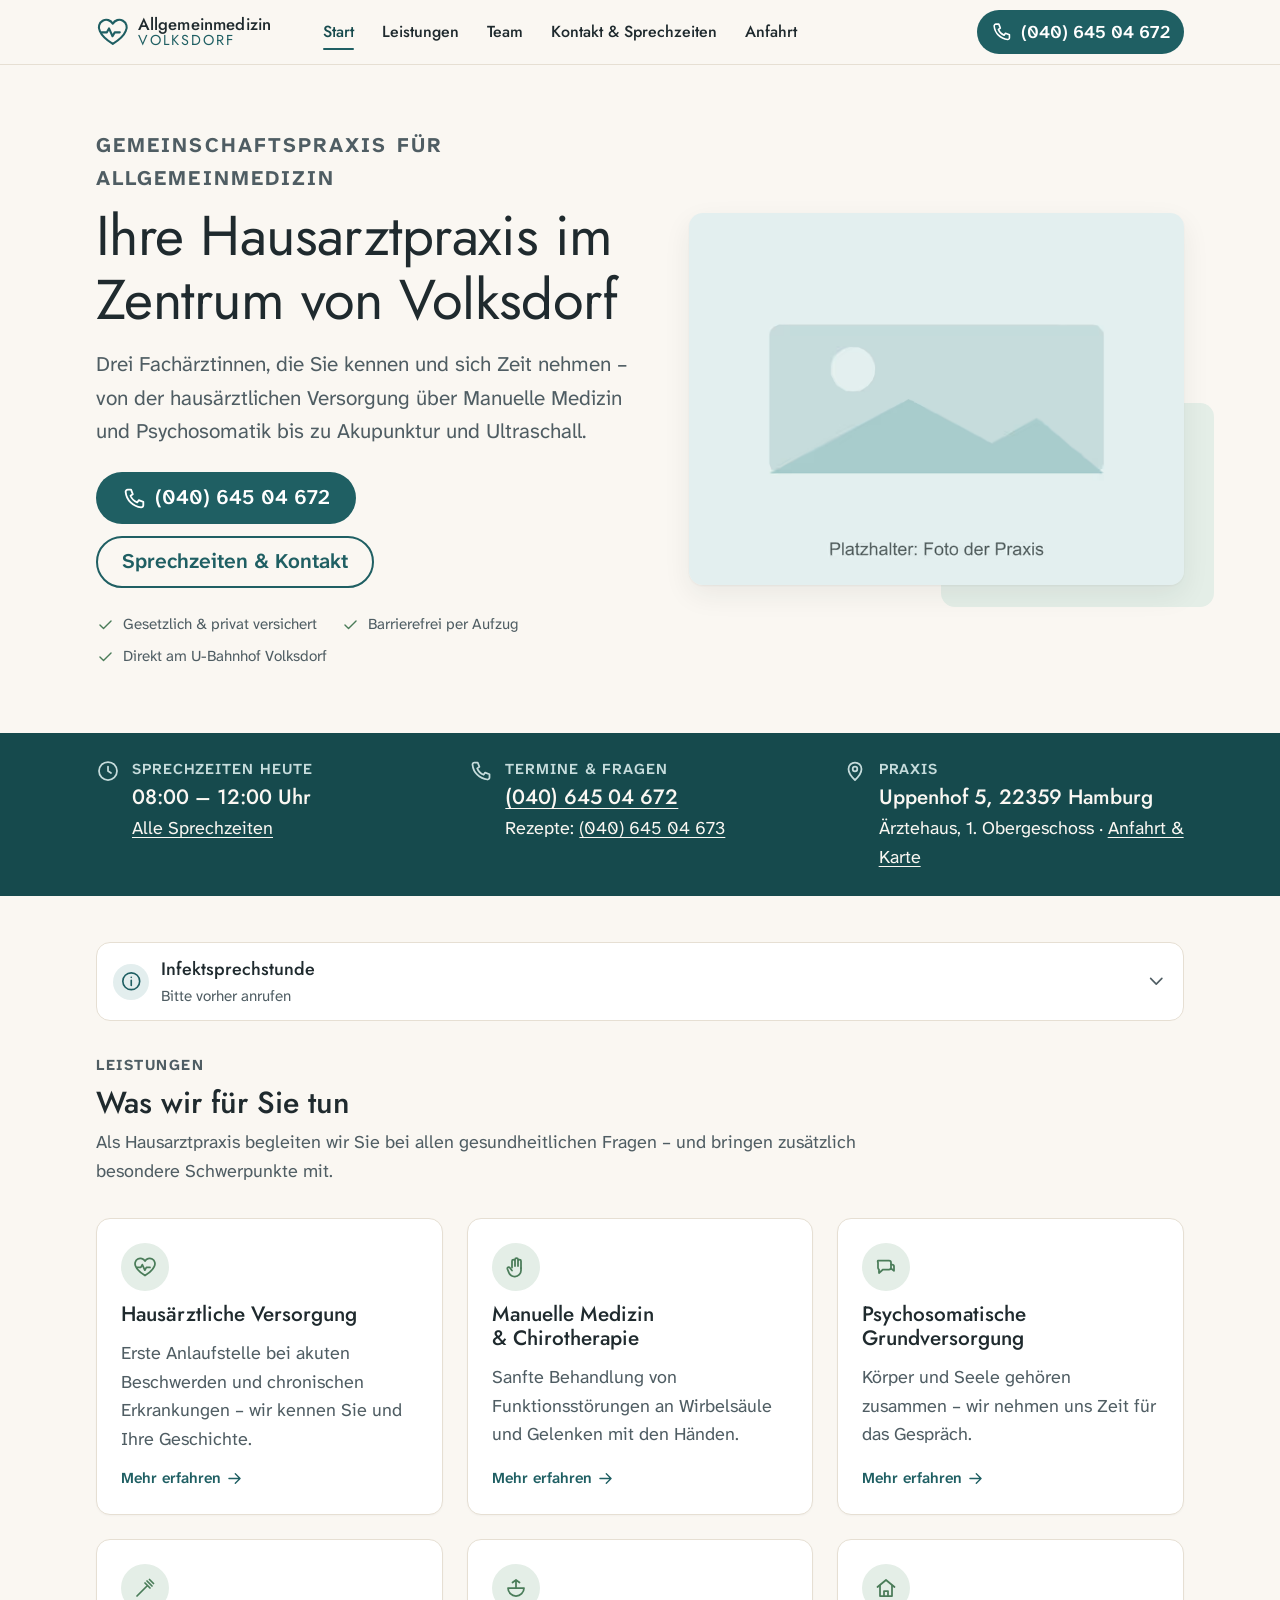
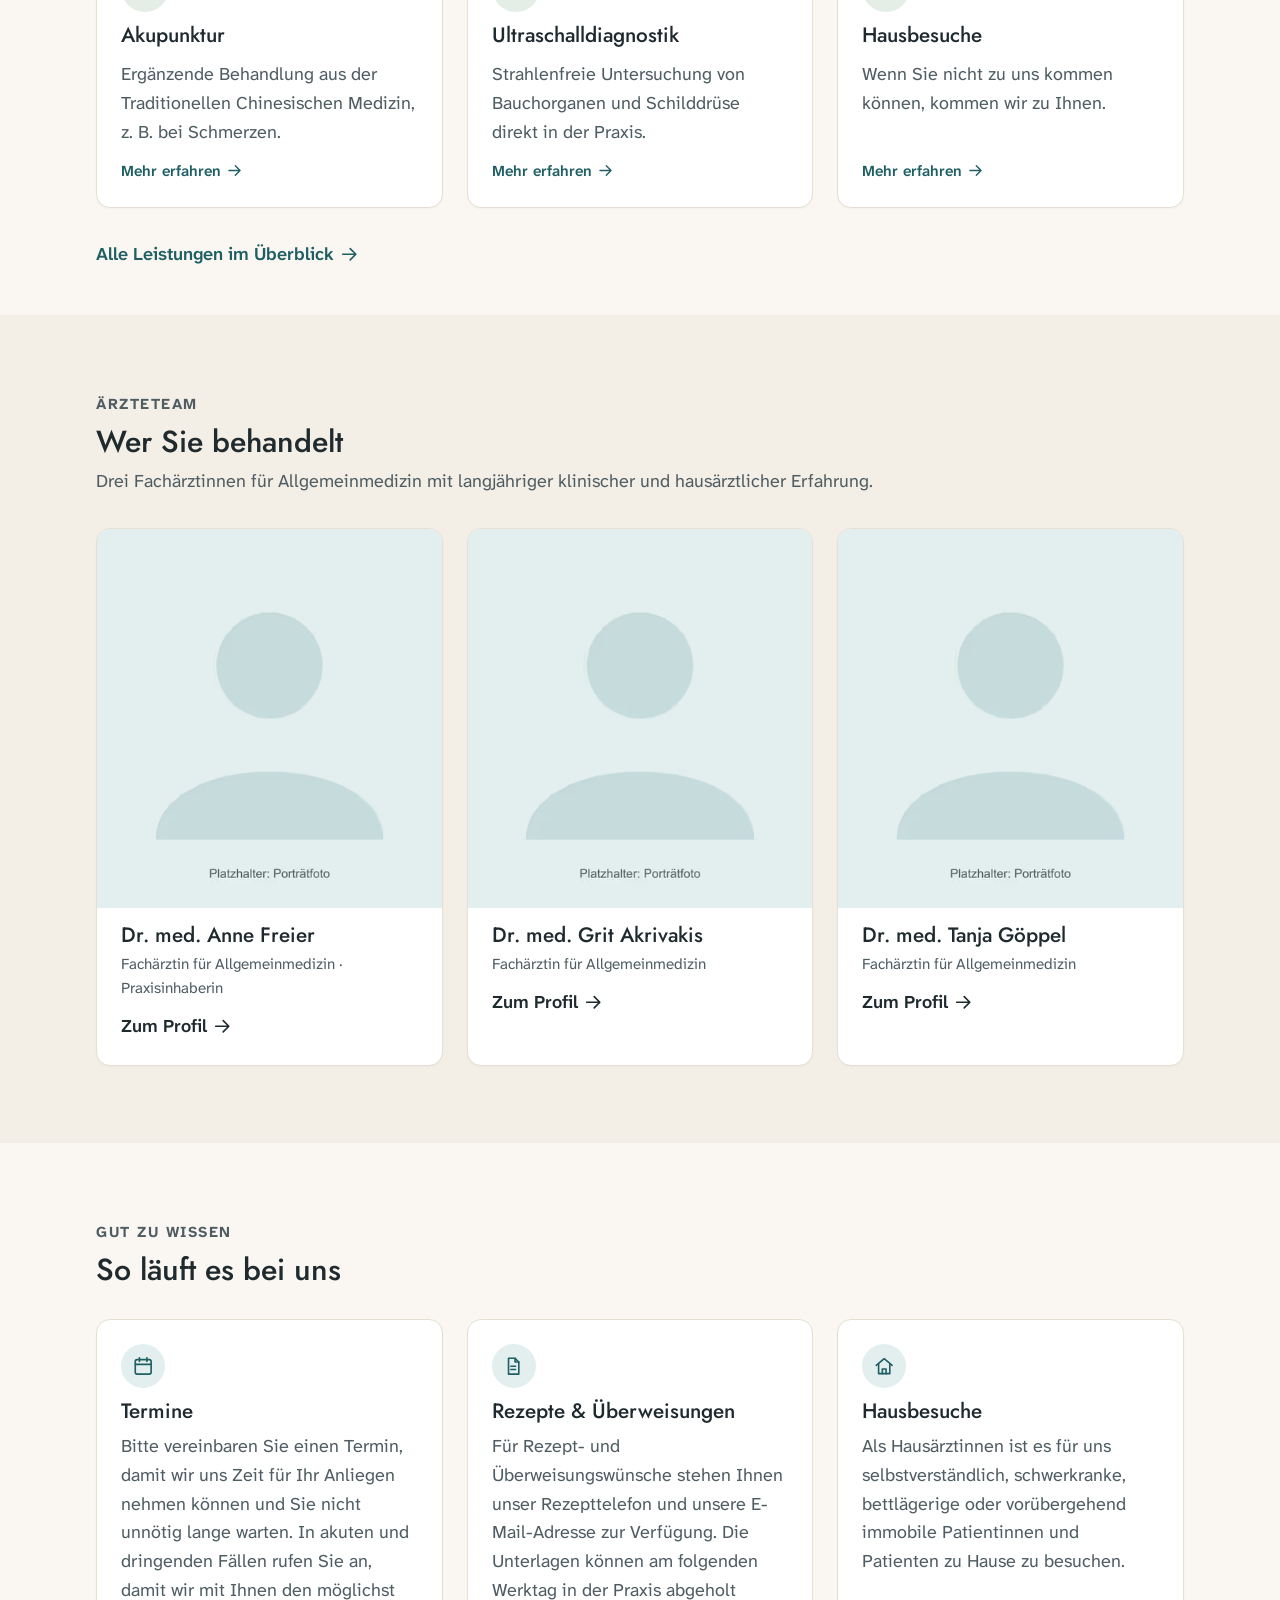
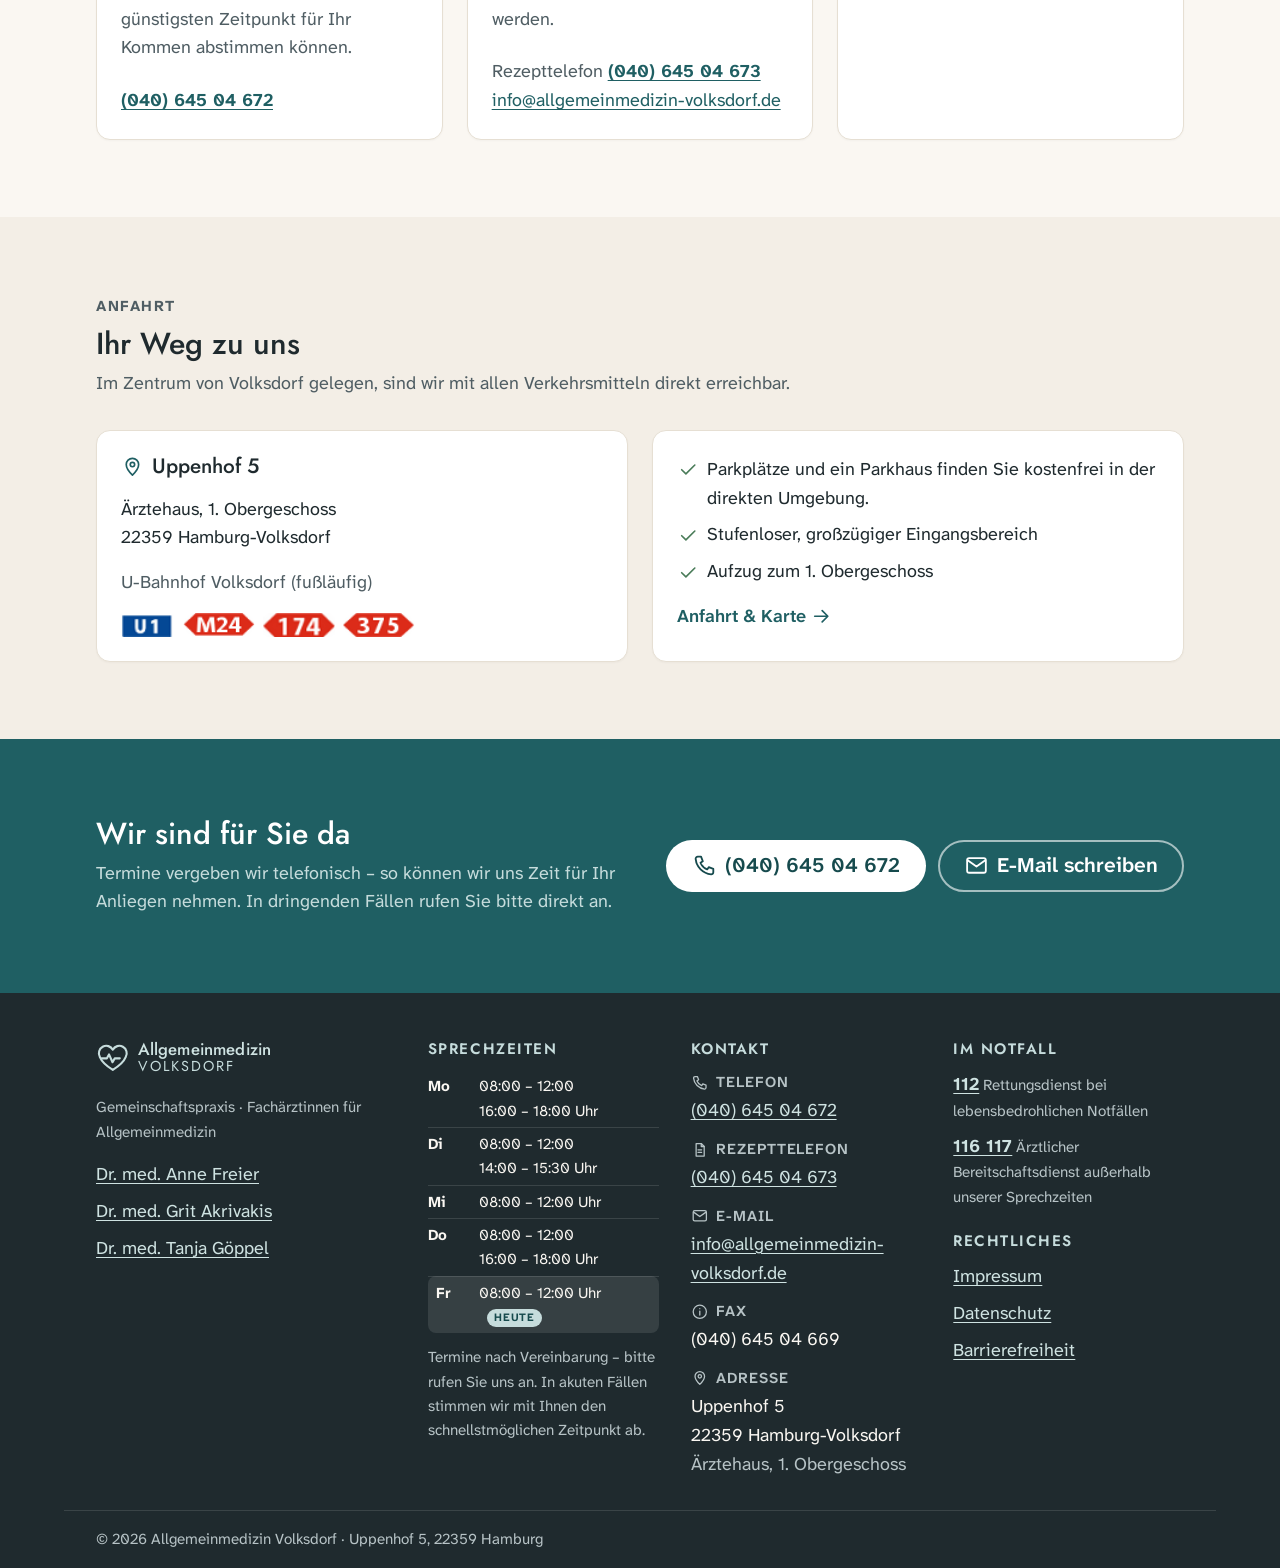
<file: index.html>
<!DOCTYPE html>
<html lang="de">
<head>
  <meta charset="utf-8">
<meta name="viewport" content="width=device-width, initial-scale=1">
<title>Allgemeinmedizin Volksdorf – Ihre Hausarztpraxis im Zentrum von Volksdorf</title>
<meta name="description" content="Hausarztpraxis in Hamburg-Volksdorf: Drei Fachärztinnen für Allgemeinmedizin mit hausärztlicher Versorgung, Manueller Medizin, Psychosomatik, Akupunktur und Ultraschall. Uppenhof 5, direkt am U-Bahnhof Volksdorf.">
<meta name="robots" content="noindex,nofollow">
<meta name="theme-color" content="#1f5f63">
<link rel="canonical" href="https://www.allgemeinmedizin-volksdorf.de/">
<meta property="og:type" content="website">
<meta property="og:site_name" content="Allgemeinmedizin Volksdorf">
<meta property="og:locale" content="de_DE">
<meta property="og:title" content="Allgemeinmedizin Volksdorf – Ihre Hausarztpraxis im Zentrum von Volksdorf">
<meta property="og:description" content="Hausarztpraxis in Hamburg-Volksdorf: Drei Fachärztinnen für Allgemeinmedizin mit hausärztlicher Versorgung, Manueller Medizin, Psychosomatik, Akupunktur und Ultraschall. Uppenhof 5, direkt am U-Bahnhof Volksdorf.">
<meta property="og:url" content="https://www.allgemeinmedizin-volksdorf.de/">
<meta property="og:image" content="https://www.allgemeinmedizin-volksdorf.de/assets/images/og-default.jpg">
<meta property="og:image:width" content="1200">
<meta property="og:image:height" content="630">
<meta name="twitter:card" content="summary_large_image">
<link rel="icon" href="assets/images/favicon.ico" sizes="32x32">
<link rel="icon" href="assets/images/favicon.svg" type="image/svg+xml">
<link rel="apple-touch-icon" href="assets/images/apple-touch-icon.png">
<link rel="preload" href="assets/fonts/jost-latin.woff2" as="font" type="font/woff2" crossorigin="">
<link rel="preload" href="assets/fonts/atkinson-hyperlegible-next-latin.woff2" as="font" type="font/woff2" crossorigin="">
<link rel="stylesheet" href="assets/css/style.css">

  <script type="application/ld+json">{
  "@context": "https://schema.org",
  "@graph": [
    {
      "@type": "MedicalClinic",
      "@id": "https://www.allgemeinmedizin-volksdorf.de/#praxis",
      "name": "Allgemeinmedizin Volksdorf",
      "description": "Hausärztliche Versorgung, Manuelle Medizin, Psychosomatik, Akupunktur und Ultraschall – drei Fachärztinnen für Allgemeinmedizin im Ärztehaus Uppenhof 5, Hamburg-Volksdorf.",
      "url": "https://www.allgemeinmedizin-volksdorf.de/",
      "telephone": "+494064504672",
      "faxNumber": "+494064504669",
      "email": "info@allgemeinmedizin-volksdorf.de",
      "image": "https://www.allgemeinmedizin-volksdorf.de/assets/images/og-default.jpg",
      "medicalSpecialty": "PrimaryCare",
      "isAcceptingNewPatients": true,
      "address": {
        "@type": "PostalAddress",
        "streetAddress": "Uppenhof 5",
        "postalCode": "22359",
        "addressLocality": "Hamburg",
        "addressCountry": "DE"
      },
      "geo": {
        "@type": "GeoCoordinates",
        "latitude": 53.64811,
        "longitude": 10.16295
      },
      "openingHoursSpecification": [
        {
          "@type": "OpeningHoursSpecification",
          "dayOfWeek": "Monday",
          "opens": "08:00",
          "closes": "12:00"
        },
        {
          "@type": "OpeningHoursSpecification",
          "dayOfWeek": "Monday",
          "opens": "16:00",
          "closes": "18:00"
        },
        {
          "@type": "OpeningHoursSpecification",
          "dayOfWeek": "Tuesday",
          "opens": "08:00",
          "closes": "12:00"
        },
        {
          "@type": "OpeningHoursSpecification",
          "dayOfWeek": "Tuesday",
          "opens": "14:00",
          "closes": "15:30"
        },
        {
          "@type": "OpeningHoursSpecification",
          "dayOfWeek": "Wednesday",
          "opens": "08:00",
          "closes": "12:00"
        },
        {
          "@type": "OpeningHoursSpecification",
          "dayOfWeek": "Thursday",
          "opens": "08:00",
          "closes": "12:00"
        },
        {
          "@type": "OpeningHoursSpecification",
          "dayOfWeek": "Thursday",
          "opens": "16:00",
          "closes": "18:00"
        },
        {
          "@type": "OpeningHoursSpecification",
          "dayOfWeek": "Friday",
          "opens": "08:00",
          "closes": "12:00"
        }
      ],
      "availableService": [
        {
          "@type": "MedicalTherapy",
          "name": "Hausärztliche Versorgung",
          "url": "https://www.allgemeinmedizin-volksdorf.de/leistungen.html#hausaerztlich"
        },
        {
          "@type": "MedicalTherapy",
          "name": "Manuelle Medizin & Chirotherapie",
          "url": "https://www.allgemeinmedizin-volksdorf.de/leistungen.html#manuelle-medizin"
        },
        {
          "@type": "MedicalTherapy",
          "name": "Psychosomatische Grundversorgung",
          "url": "https://www.allgemeinmedizin-volksdorf.de/leistungen.html#psychosomatik"
        },
        {
          "@type": "MedicalTherapy",
          "name": "Akupunktur",
          "url": "https://www.allgemeinmedizin-volksdorf.de/leistungen.html#akupunktur"
        },
        {
          "@type": "MedicalTherapy",
          "name": "Ultraschalldiagnostik",
          "url": "https://www.allgemeinmedizin-volksdorf.de/leistungen.html#ultraschall"
        },
        {
          "@type": "MedicalTherapy",
          "name": "Hausbesuche",
          "url": "https://www.allgemeinmedizin-volksdorf.de/leistungen.html#hausbesuche"
        }
      ],
      "employee": [
        {
          "@type": "Physician",
          "@id": "https://www.allgemeinmedizin-volksdorf.de/annefreier.html#person",
          "name": "Dr. med. Anne Freier",
          "honorificPrefix": "Dr. med.",
          "givenName": "Anne",
          "familyName": "Freier",
          "jobTitle": "Fachärztin für Allgemeinmedizin",
          "medicalSpecialty": "PrimaryCare",
          "url": "https://www.allgemeinmedizin-volksdorf.de/annefreier.html",
          "image": "https://www.allgemeinmedizin-volksdorf.de/assets/images/platzhalter/portrait.jpg",
          "worksFor": {
            "@id": "https://www.allgemeinmedizin-volksdorf.de/#praxis"
          }
        },
        {
          "@type": "Physician",
          "@id": "https://www.allgemeinmedizin-volksdorf.de/gritakrivakis.html#person",
          "name": "Dr. med. Grit Akrivakis",
          "honorificPrefix": "Dr. med.",
          "givenName": "Grit",
          "familyName": "Akrivakis",
          "jobTitle": "Fachärztin für Allgemeinmedizin",
          "medicalSpecialty": "PrimaryCare",
          "url": "https://www.allgemeinmedizin-volksdorf.de/gritakrivakis.html",
          "image": "https://www.allgemeinmedizin-volksdorf.de/assets/images/platzhalter/portrait.jpg",
          "worksFor": {
            "@id": "https://www.allgemeinmedizin-volksdorf.de/#praxis"
          }
        },
        {
          "@type": "Physician",
          "@id": "https://www.allgemeinmedizin-volksdorf.de/tanjagoeppel.html#person",
          "name": "Dr. med. Tanja Göppel",
          "honorificPrefix": "Dr. med.",
          "givenName": "Tanja",
          "familyName": "Göppel",
          "jobTitle": "Fachärztin für Allgemeinmedizin",
          "medicalSpecialty": "PrimaryCare",
          "url": "https://www.allgemeinmedizin-volksdorf.de/tanjagoeppel.html",
          "image": "https://www.allgemeinmedizin-volksdorf.de/assets/images/platzhalter/portrait.jpg",
          "worksFor": {
            "@id": "https://www.allgemeinmedizin-volksdorf.de/#praxis"
          }
        }
      ]
    }
  ]
}</script>

</head>
<body class="">
  <a class="sprung" href="#inhalt">Zum Inhalt springen</a>
  <svg hidden="" aria-hidden="true" focusable="false" style="display:none">
  <symbol id="i-herz" viewBox="0 0 24 24"><path d="M12 20.6S4.6 16 2.7 11.3A5.2 5.2 0 0 1 12 6.2a5.2 5.2 0 0 1 9.3 5.1C19.4 16 12 20.6 12 20.6z"></path><path d="M4.2 12.4h3.6l1.5-2.8 2.5 5.6 1.6-2.8h3.6"></path></symbol>
  <symbol id="i-telefon" viewBox="0 0 24 24"><path d="M5.5 3.5h3.2l1.7 4.4-2.2 1.5a11.5 11.5 0 0 0 6.4 6.4l1.5-2.2 4.4 1.7v3.2a2 2 0 0 1-2.1 2A16.5 16.5 0 0 1 3.5 5.6a2 2 0 0 1 2-2.1z"></path></symbol>
  <symbol id="i-mail" viewBox="0 0 24 24"><rect x="3" y="5" width="18" height="14" rx="2"></rect><path d="m3.5 7 8.5 6 8.5-6"></path></symbol>
  <symbol id="i-menue" viewBox="0 0 24 24"><path d="M4 7h16M4 12h16M4 17h16"></path></symbol>
  <symbol id="i-zu" viewBox="0 0 24 24"><path d="M6 6l12 12M18 6L6 18"></path></symbol>
  <symbol id="i-warnung" viewBox="0 0 24 24"><path d="M12 3.6 2.6 20h18.8L12 3.6z"></path><path d="M12 9.6v4.6"></path><path d="M12 17.3h.01"></path></symbol>
  <symbol id="i-info" viewBox="0 0 24 24"><circle cx="12" cy="12" r="9"></circle><path d="M12 11v5.5M12 7.8h.01"></path></symbol>
  <symbol id="i-kalender" viewBox="0 0 24 24"><rect x="3.5" y="5" width="17" height="15.5" rx="2"></rect><path d="M3.5 10h17M8 3v4M16 3v4"></path></symbol>
  <symbol id="i-uhr" viewBox="0 0 24 24"><circle cx="12" cy="12" r="9"></circle><path d="M12 7.5V12l3 2"></path></symbol>
  <symbol id="i-kontakt" viewBox="0 0 24 24"><circle cx="12" cy="8" r="3.5"></circle><path d="M5 20a7 7 0 0 1 14 0"></path></symbol>
  <symbol id="i-ort" viewBox="0 0 24 24"><path d="M12 21s-6.5-6-6.5-11a6.5 6.5 0 0 1 13 0c0 5-6.5 11-6.5 11z"></path><circle cx="12" cy="10" r="2.3"></circle></symbol>
  <symbol id="i-pfeil-unten" viewBox="0 0 24 24"><path d="M6 9l6 6 6-6"></path></symbol>
  <symbol id="i-pfeil-rechts" viewBox="0 0 24 24"><path d="M5 12h14M13 6l6 6-6 6"></path></symbol>
  <symbol id="i-extern" viewBox="0 0 24 24"><path d="M14 4h6v6M20 4l-9 9"></path><path d="M19 13.5V18a2 2 0 0 1-2 2H6a2 2 0 0 1-2-2V7a2 2 0 0 1 2-2h4.5"></path></symbol>
  <symbol id="i-bahn" viewBox="0 0 24 24"><rect x="5" y="3.5" width="14" height="13.5" rx="3"></rect><path d="M5 10.5h14M8.5 17l-1.5 3M15.5 17l1.5 3M8 20h8"></path><circle cx="9" cy="14" r="1"></circle><circle cx="15" cy="14" r="1"></circle></symbol>
  <symbol id="i-bus" viewBox="0 0 24 24"><rect x="4" y="4" width="16" height="14" rx="3"></rect><path d="M4 10.5h16M8 18v2.5M16 18v2.5"></path><circle cx="8.5" cy="14.5" r="1"></circle><circle cx="15.5" cy="14.5" r="1"></circle></symbol>
  <symbol id="i-auto" viewBox="0 0 24 24"><path d="M5 13l1.6-4.5A2 2 0 0 1 8.5 7h7a2 2 0 0 1 1.9 1.5L19 13"></path><rect x="3.5" y="13" width="17" height="5" rx="1.5"></rect><path d="M6 18v2M18 18v2"></path><circle cx="7.5" cy="15.5" r=".9"></circle><circle cx="16.5" cy="15.5" r=".9"></circle></symbol>
  <symbol id="i-gebaeude" viewBox="0 0 24 24"><rect x="4" y="3.5" width="16" height="17" rx="1.5"></rect><path d="M12 7.5v6M9 10.5h6M9.5 20.5v-4h5v4"></path></symbol>
  <symbol id="i-rollstuhl" viewBox="0 0 24 24"><circle cx="12" cy="4.3" r="1.6"></circle><path d="M12 8v5.5h5l2.4 5"></path><path d="M9.5 10.3a5.5 5.5 0 1 0 6.8 6.6"></path></symbol>
  <symbol id="i-rezept" viewBox="0 0 24 24"><path d="M7 3.5h7l4 4v13H7z"></path><path d="M14 3.5v4h4M9.5 12h5M9.5 15.5h5"></path></symbol>
  <symbol id="i-haus" viewBox="0 0 24 24"><path d="M3.5 11 12 4l8.5 7"></path><path d="M6 9.5V20h12V9.5"></path><path d="M10 20v-5h4v5"></path></symbol>
  <symbol id="i-hand" viewBox="0 0 24 24"><path d="M8 12.5V6a1.5 1.5 0 0 1 3 0v5M11 11V4.5a1.5 1.5 0 0 1 3 0V11M14 11V6a1.5 1.5 0 0 1 3 0v7"></path><path d="M17 13v2.5a6 6 0 0 1-6 6h-.5a6 6 0 0 1-5.5-3.6L3.4 14a1.4 1.4 0 0 1 2.4-1.3L8 15.5"></path></symbol>
  <symbol id="i-nadel" viewBox="0 0 24 24"><path d="M4 20 14.5 9.5M12 7l5 5M14 5l5 5"></path><path d="M16.5 3.5 20.5 7.5"></path></symbol>
  <symbol id="i-schall" viewBox="0 0 24 24"><path d="M12 20a8 8 0 0 0 8-8H4a8 8 0 0 0 8 8z"></path><path d="M12 12V4M8.5 6.5 12 4l3.5 2.5"></path></symbol>
  <symbol id="i-gespraech" viewBox="0 0 24 24"><path d="M4 5.5h11a2 2 0 0 1 2 2v5a2 2 0 0 1-2 2H9l-4 3.5v-3.5a2 2 0 0 1-1-1.7v-5.3a2 2 0 0 1 0-2z"></path><path d="M17 9.5h1a2 2 0 0 1 2 2v4.3l-3-2.3"></path></symbol>
  <symbol id="i-schild" viewBox="0 0 24 24"><path d="M12 3.5 5 6v5.5c0 4.5 3 7.7 7 9 4-1.3 7-4.5 7-9V6z"></path><path d="m9 12 2 2 4-4"></path></symbol>
  <symbol id="i-check" viewBox="0 0 24 24"><path d="m5 12.5 4.5 4.5L19 7.5"></path></symbol>
  <symbol id="i-notfall" viewBox="0 0 24 24"><path d="M12 3.5 3.5 19h17z"></path><path d="M12 9.5v4.5M12 17h.01"></path></symbol>
  <symbol id="i-karte" viewBox="0 0 24 24"><path d="m3.5 6 5.5-2 6 2 5.5-2v14l-5.5 2-6-2-5.5 2z"></path><path d="M9 4v14M15 6v14"></path></symbol>
</svg>

  <header class="kopf">
  <div class="kopf-innen container">
    <a class="marke" href="index.html" aria-label="Allgemeinmedizin Volksdorf – zur Startseite">
      <svg class="icon marke-icon" aria-hidden="true"><use href="#i-herz"></use></svg>
      <span class="marke-text"><span class="marke-name">Allgemeinmedizin</span> <span class="marke-ort">Volksdorf</span></span>
    </a>

    <nav class="nav" id="hauptnavigation" aria-label="Hauptnavigation">
      <ul class="nav-liste">
        <li><a href="index.html" aria-current="page">Start</a></li>
        <li><a href="leistungen.html">Leistungen</a></li>
        <li><a href="team.html">Team</a></li>
        <li><a href="kontakt.html">Kontakt &amp; Sprechzeiten</a></li>
        <li><a href="anfahrt.html">Anfahrt</a></li>
      </ul>
      <div class="nav-fuss">
        <a class="knopf knopf--primaer" href="tel:+494064504672">
          <svg class="icon" aria-hidden="true"><use href="#i-telefon"></use></svg>
          <span>(040) 645 04 672</span>
        </a>
        <p class="nav-fuss-hinweis">Termine vergeben wir telefonisch.</p>
      </div>
    </nav>

    <div class="kopf-aktionen">
      <a class="knopf knopf--primaer knopf--kopf" href="tel:+494064504672">
        <svg class="icon" aria-hidden="true"><use href="#i-telefon"></use></svg>
        <span class="knopf-text-lang">(040) 645 04 672</span>
        <span class="knopf-text-kurz">Anrufen</span>
      </a>
      <button class="menue-knopf" type="button" aria-expanded="false" aria-controls="hauptnavigation">
        <svg class="icon icon-auf" aria-hidden="true"><use href="#i-menue"></use></svg>
        <svg class="icon icon-zu" aria-hidden="true"><use href="#i-zu"></use></svg>
        <span>Menü</span>
      </button>
    </div>
  </div>
</header>


  <main id="inhalt" class="inhalt">
    <section class="hero" aria-labelledby="hero-titel">
  <div class="container hero-innen">
    <div class="hero-text">
      <p class="rubrik">Gemeinschaftspraxis für Allgemeinmedizin</p>
      <h1 id="hero-titel">Ihre Hausarztpraxis im Zentrum von Volksdorf</h1>
      <p>Drei Fachärztinnen, die Sie kennen und sich Zeit nehmen – von der hausärztlichen Versorgung über Manuelle Medizin und Psychosomatik bis zu Akupunktur und Ultraschall.</p>
      <div class="hero-aktionen">
        <a class="knopf knopf--primaer knopf--gross" href="tel:+494064504672">
          <svg class="icon" aria-hidden="true"><use href="#i-telefon"></use></svg>
          <span>(040) 645 04 672</span>
        </a>
        <a class="knopf knopf--sekundaer knopf--gross" href="kontakt.html">Sprechzeiten &amp; Kontakt</a>
      </div>
      <ul class="hero-fakten">
        <li><svg class="icon" aria-hidden="true"><use href="#i-check"></use></svg>Gesetzlich &amp; privat versichert</li>
        <li><svg class="icon" aria-hidden="true"><use href="#i-check"></use></svg>Barrierefrei per Aufzug</li>
        <li><svg class="icon" aria-hidden="true"><use href="#i-check"></use></svg>Direkt am U-Bahnhof Volksdorf</li>
      </ul>
    </div>
    <div class="hero-bild">
      <picture><source type="image/avif" srcset="assets/images/opt/praxis-480.avif 480w, assets/images/opt/praxis-800.avif 800w, assets/images/opt/praxis-1000.avif 1000w" sizes="(min-width: 40em) 45vw, 100vw"><source type="image/webp" srcset="assets/images/opt/praxis-480.webp 480w, assets/images/opt/praxis-800.webp 800w, assets/images/opt/praxis-1000.webp 1000w" sizes="(min-width: 40em) 45vw, 100vw"><img loading="eager" decoding="async" src="assets/images/opt/praxis-480.jpeg" alt="Platzhalter für das Foto der Praxis" fetchpriority="high" width="1000" height="667" srcset="assets/images/opt/praxis-480.jpeg 480w, assets/images/opt/praxis-800.jpeg 800w, assets/images/opt/praxis-1000.jpeg 1000w" sizes="(min-width: 40em) 45vw, 100vw"></picture>
    </div>
  </div>
</section>

<section class="kurzinfo" aria-label="Kurzinformationen">
  <div class="container kurzinfo-innen">
    <div class="kurzinfo-punkt">
      <svg class="icon" aria-hidden="true"><use href="#i-uhr"></use></svg>
      <div>
        <span class="kurzinfo-label">Sprechzeiten heute</span>
        <span class="kurzinfo-wert" data-heute="">Mo–Fr ab 08:00 Uhr</span>
        <span class="kurzinfo-zusatz" data-heute-zusatz="" hidden="">Bereitschaftsdienst: <a href="tel:116117">116 117</a></span>
        <a class="kurzinfo-link" href="kontakt.html#sprechzeiten">Alle Sprechzeiten</a>
      </div>
    </div>
    <div class="kurzinfo-punkt">
      <svg class="icon" aria-hidden="true"><use href="#i-telefon"></use></svg>
      <div>
        <span class="kurzinfo-label">Termine &amp; Fragen</span>
        <a class="kurzinfo-wert" href="tel:+494064504672">(040) 645 04 672</a>
        <span class="kurzinfo-zusatz">Rezepte: <a href="tel:+494064504673">(040) 645 04 673</a></span>
      </div>
    </div>
    <div class="kurzinfo-punkt">
      <svg class="icon" aria-hidden="true"><use href="#i-ort"></use></svg>
      <div>
        <span class="kurzinfo-label">Praxis</span>
        <span class="kurzinfo-wert">Uppenhof 5, 22359 Hamburg</span>
        <span class="kurzinfo-zusatz">Ärztehaus, 1. Obergeschoss · <a href="anfahrt.html">Anfahrt &amp; Karte</a></span>
      </div>
    </div>
  </div>
</section>


<section class="abschnitt abschnitt--eng" aria-label="Aktuelles und Leistungen">
  <div class="container">
    
<section class="hinweise" aria-label="Aktuelle Hinweise">
  <details class="hinweis hinweis--info" name="hinweise" id="hinweis-infektsprechstunde">
    <summary>
      <span class="hinweis-symbol"><svg class="icon" aria-hidden="true"><use href="#i-info"></use></svg></span>
      <span class="hinweis-text"><span class="hinweis-titel">Infektsprechstunde</span><span class="hinweis-unter">Bitte vorher anrufen</span></span>
      <svg class="icon hinweis-pfeil" aria-hidden="true"><use href="#i-pfeil-unten"></use></svg>
    </summary>
    <div class="hinweis-inhalt">
      <p>Wir haben eine <strong>Infektsprechstunde</strong> eingerichtet. Sollten Sie unter einem <strong>Infekt der oberen Atemwege, Fieber und/oder Gliederschmerzen</strong> leiden, rufen Sie bitte immer vorher an oder schreiben Sie eine E-Mail, um einen <strong>Termin in der Infektsprechstunde</strong> zu erhalten.</p>
<p>Dort behandeln wir Ihre Beschwerden und leiten bei Bedarf weitere Untersuchungen ein. Wir danken für Ihre Mitarbeit – bleiben Sie gesund.<br>
<strong>Ihr Praxisteam</strong></p>

    </div>
  </details>
</section>


    <div class="abschnitt-kopf">
      <p class="rubrik">Leistungen</p>
      <h2>Was wir für Sie tun</h2><p>Als Hausarztpraxis begleiten wir Sie bei allen gesundheitlichen Fragen – und bringen zusätzlich besondere Schwerpunkte mit.</p>
    </div>
    <div class="raster raster--3">
  <a class="karte-box leistung-karte" href="leistungen.html#hausaerztlich">
    <span class="icon-kreis"><svg class="icon" aria-hidden="true"><use href="#i-herz"></use></svg></span>
    <h3>Hausärztliche Versorgung</h3>
    <p>Erste Anlaufstelle bei akuten Beschwerden und chronischen Erkrankungen – wir kennen Sie und Ihre Geschichte.</p>
    <span class="link-pfeil">Mehr erfahren <svg class="icon" aria-hidden="true"><use href="#i-pfeil-rechts"></use></svg></span>
  </a>
  <a class="karte-box leistung-karte" href="leistungen.html#manuelle-medizin">
    <span class="icon-kreis"><svg class="icon" aria-hidden="true"><use href="#i-hand"></use></svg></span>
    <h3>Manuelle Medizin &amp; Chirotherapie</h3>
    <p>Sanfte Behandlung von Funktionsstörungen an Wirbelsäule und Gelenken mit den Händen.</p>
    <span class="link-pfeil">Mehr erfahren <svg class="icon" aria-hidden="true"><use href="#i-pfeil-rechts"></use></svg></span>
  </a>
  <a class="karte-box leistung-karte" href="leistungen.html#psychosomatik">
    <span class="icon-kreis"><svg class="icon" aria-hidden="true"><use href="#i-gespraech"></use></svg></span>
    <h3>Psychosomatische Grundversorgung</h3>
    <p>Körper und Seele gehören zusammen – wir nehmen uns Zeit für das Gespräch.</p>
    <span class="link-pfeil">Mehr erfahren <svg class="icon" aria-hidden="true"><use href="#i-pfeil-rechts"></use></svg></span>
  </a>
  <a class="karte-box leistung-karte" href="leistungen.html#akupunktur">
    <span class="icon-kreis"><svg class="icon" aria-hidden="true"><use href="#i-nadel"></use></svg></span>
    <h3>Akupunktur</h3>
    <p>Ergänzende Behandlung aus der Traditionellen Chinesischen Medizin, z. B. bei Schmerzen.</p>
    <span class="link-pfeil">Mehr erfahren <svg class="icon" aria-hidden="true"><use href="#i-pfeil-rechts"></use></svg></span>
  </a>
  <a class="karte-box leistung-karte" href="leistungen.html#ultraschall">
    <span class="icon-kreis"><svg class="icon" aria-hidden="true"><use href="#i-schall"></use></svg></span>
    <h3>Ultraschalldiagnostik</h3>
    <p>Strahlenfreie Untersuchung von Bauchorganen und Schilddrüse direkt in der Praxis.</p>
    <span class="link-pfeil">Mehr erfahren <svg class="icon" aria-hidden="true"><use href="#i-pfeil-rechts"></use></svg></span>
  </a>
  <a class="karte-box leistung-karte" href="leistungen.html#hausbesuche">
    <span class="icon-kreis"><svg class="icon" aria-hidden="true"><use href="#i-haus"></use></svg></span>
    <h3>Hausbesuche</h3>
    <p>Wenn Sie nicht zu uns kommen können, kommen wir zu Ihnen.</p>
    <span class="link-pfeil">Mehr erfahren <svg class="icon" aria-hidden="true"><use href="#i-pfeil-rechts"></use></svg></span>
  </a>
</div>

    <p class="abschnitt-fuss"><a class="link-pfeil" href="leistungen.html">Alle Leistungen im Überblick <svg class="icon" aria-hidden="true"><use href="#i-pfeil-rechts"></use></svg></a></p>
  </div>
</section>

<section class="abschnitt abschnitt--tint" aria-labelledby="team-titel">
  <div class="container">
    <div class="abschnitt-kopf">
      <p class="rubrik">Ärzteteam</p>
      <h2 id="team-titel">Wer Sie behandelt</h2><p>Drei Fachärztinnen für Allgemeinmedizin mit langjähriger klinischer und hausärztlicher Erfahrung.</p>
    </div>
    <div class="raster raster--3">
  <a class="karte-box team-karte" href="annefreier.html">
    <picture><source type="image/avif" srcset="assets/images/opt/portrait-480.avif 480w, assets/images/opt/portrait-800.avif 800w, assets/images/opt/portrait-1000.avif 1000w" sizes="(min-width: 56em) 22rem, (min-width: 40em) 45vw, 100vw"><source type="image/webp" srcset="assets/images/opt/portrait-480.webp 480w, assets/images/opt/portrait-800.webp 800w, assets/images/opt/portrait-1000.webp 1000w" sizes="(min-width: 56em) 22rem, (min-width: 40em) 45vw, 100vw"><img loading="lazy" decoding="async" src="assets/images/opt/portrait-480.jpeg" alt="Platzhalter für das Porträtfoto" style="object-position: 50% 50%" width="1000" height="1000" srcset="assets/images/opt/portrait-480.jpeg 480w, assets/images/opt/portrait-800.jpeg 800w, assets/images/opt/portrait-1000.jpeg 1000w" sizes="(min-width: 56em) 22rem, (min-width: 40em) 45vw, 100vw"></picture>
    <div class="team-karte-text">
      <h3>Dr. med. Anne Freier</h3>
      <p class="team-karte-rolle">Fachärztin für Allgemeinmedizin · Praxisinhaberin</p>
      <span class="link-pfeil">Zum Profil <svg class="icon" aria-hidden="true"><use href="#i-pfeil-rechts"></use></svg></span>
    </div>
  </a>
  <a class="karte-box team-karte" href="gritakrivakis.html">
    <picture><source type="image/avif" srcset="assets/images/opt/portrait-480.avif 480w, assets/images/opt/portrait-800.avif 800w, assets/images/opt/portrait-1000.avif 1000w" sizes="(min-width: 56em) 22rem, (min-width: 40em) 45vw, 100vw"><source type="image/webp" srcset="assets/images/opt/portrait-480.webp 480w, assets/images/opt/portrait-800.webp 800w, assets/images/opt/portrait-1000.webp 1000w" sizes="(min-width: 56em) 22rem, (min-width: 40em) 45vw, 100vw"><img loading="lazy" decoding="async" src="assets/images/opt/portrait-480.jpeg" alt="Platzhalter für das Porträtfoto" style="object-position: 50% 50%" width="1000" height="1000" srcset="assets/images/opt/portrait-480.jpeg 480w, assets/images/opt/portrait-800.jpeg 800w, assets/images/opt/portrait-1000.jpeg 1000w" sizes="(min-width: 56em) 22rem, (min-width: 40em) 45vw, 100vw"></picture>
    <div class="team-karte-text">
      <h3>Dr. med. Grit Akrivakis</h3>
      <p class="team-karte-rolle">Fachärztin für Allgemeinmedizin</p>
      <span class="link-pfeil">Zum Profil <svg class="icon" aria-hidden="true"><use href="#i-pfeil-rechts"></use></svg></span>
    </div>
  </a>
  <a class="karte-box team-karte" href="tanjagoeppel.html">
    <picture><source type="image/avif" srcset="assets/images/opt/portrait-480.avif 480w, assets/images/opt/portrait-800.avif 800w, assets/images/opt/portrait-1000.avif 1000w" sizes="(min-width: 56em) 22rem, (min-width: 40em) 45vw, 100vw"><source type="image/webp" srcset="assets/images/opt/portrait-480.webp 480w, assets/images/opt/portrait-800.webp 800w, assets/images/opt/portrait-1000.webp 1000w" sizes="(min-width: 56em) 22rem, (min-width: 40em) 45vw, 100vw"><img loading="lazy" decoding="async" src="assets/images/opt/portrait-480.jpeg" alt="Platzhalter für das Porträtfoto" style="object-position: 50% 50%" width="1000" height="1000" srcset="assets/images/opt/portrait-480.jpeg 480w, assets/images/opt/portrait-800.jpeg 800w, assets/images/opt/portrait-1000.jpeg 1000w" sizes="(min-width: 56em) 22rem, (min-width: 40em) 45vw, 100vw"></picture>
    <div class="team-karte-text">
      <h3>Dr. med. Tanja Göppel</h3>
      <p class="team-karte-rolle">Fachärztin für Allgemeinmedizin</p>
      <span class="link-pfeil">Zum Profil <svg class="icon" aria-hidden="true"><use href="#i-pfeil-rechts"></use></svg></span>
    </div>
  </a>
</div>

  </div>
</section>

<section class="abschnitt" aria-labelledby="praxis-titel">
  <div class="container">
    <div class="abschnitt-kopf">
      <p class="rubrik">Gut zu wissen</p>
      <h2 id="praxis-titel">So läuft es bei uns</h2>
    </div>
    <div class="raster raster--3 info-karten">
      <div class="karte-box">
        <span class="icon-kreis"><svg class="icon" aria-hidden="true"><use href="#i-kalender"></use></svg></span>
        <h3>Termine</h3>
        <p>Bitte vereinbaren Sie einen Termin, damit wir uns Zeit für Ihr Anliegen nehmen können und Sie nicht unnötig lange warten. In akuten und dringenden Fällen rufen Sie an, damit wir mit Ihnen den möglichst günstigsten Zeitpunkt für Ihr Kommen abstimmen können.</p>
        <p><a href="tel:+494064504672"><b>(040) 645 04 672</b></a></p>
      </div>
      <div class="karte-box">
        <span class="icon-kreis"><svg class="icon" aria-hidden="true"><use href="#i-rezept"></use></svg></span>
        <h3>Rezepte &amp; Überweisungen</h3>
        <p>Für Rezept- und Überweisungswünsche stehen Ihnen unser Rezepttelefon und unsere E-Mail-Adresse zur Verfügung. Die Unterlagen können am folgenden Werktag in der Praxis abgeholt werden.</p>
        <p>Rezepttelefon <a href="tel:+494064504673"><b>(040) 645 04 673</b></a><br><a href="mailto:info@allgemeinmedizin-volksdorf.de">info@allgemeinmedizin-volksdorf.de</a></p>
      </div>
      <div class="karte-box">
        <span class="icon-kreis"><svg class="icon" aria-hidden="true"><use href="#i-haus"></use></svg></span>
        <h3>Hausbesuche</h3>
        <p>Als Hausärztinnen ist es für uns selbstverständlich, schwerkranke, bettlägerige oder vorübergehend immobile Patientinnen und Patienten zu Hause zu besuchen.</p>
      </div>
    </div>
  </div>
</section>

<section class="abschnitt abschnitt--tint" aria-labelledby="anfahrt-titel">
  <div class="container">
    <div class="abschnitt-kopf">
      <p class="rubrik">Anfahrt</p>
      <h2 id="anfahrt-titel">Ihr Weg zu uns</h2><p>Im Zentrum von Volksdorf gelegen, sind wir mit allen Verkehrsmitteln direkt erreichbar.</p>
    </div>
    <div class="raster raster--2 anfahrt-teaser">
  <div class="karte-box">
    <h3 class="titel-mit-icon"><svg class="icon" aria-hidden="true"><use href="#i-ort"></use></svg> Uppenhof 5</h3>
    <p>Ärztehaus, 1. Obergeschoss<br>22359 Hamburg-Volksdorf</p>
    <p class="dezent">U-Bahnhof Volksdorf (fußläufig)</p>
    <ul class="linien" aria-label="Verkehrslinien">
      <li><img src="assets/images/ubahnU1.png" alt="U-Bahn U1" width="45" height="20"></li>
      <li><img src="assets/images/busM24.png" alt="Bus M24" width="60" height="20"></li>
      <li><img src="assets/images/bus174.png" alt="Bus 174" width="60" height="20"></li>
      <li><img src="assets/images/bus375.png" alt="Bus 375" width="60" height="20"></li>
    </ul>
  </div>
  <div class="karte-box">
    <ul class="liste-haken">
      <li><svg class="icon" aria-hidden="true"><use href="#i-check"></use></svg>Parkplätze und ein Parkhaus finden Sie kostenfrei in der direkten Umgebung.</li>
      <li><svg class="icon" aria-hidden="true"><use href="#i-check"></use></svg>Stufenloser, großzügiger Eingangsbereich</li>
      <li><svg class="icon" aria-hidden="true"><use href="#i-check"></use></svg>Aufzug zum 1. Obergeschoss</li>
    </ul>
    <p class="abstand-oben-klein"><a class="link-pfeil" href="anfahrt.html">Anfahrt &amp; Karte <svg class="icon" aria-hidden="true"><use href="#i-pfeil-rechts"></use></svg></a></p>
  </div>
</div>

  </div>
</section>

<section class="cta-block" aria-labelledby="cta-titel">
  <div class="container cta-innen">
    <div class="cta-text">
      <h2 id="cta-titel">Wir sind für Sie da</h2>
      <p>Termine vergeben wir telefonisch – so können wir uns Zeit für Ihr Anliegen nehmen. In dringenden Fällen rufen Sie bitte direkt an.</p>
    </div>
    <div class="cta-aktionen">
      <a class="knopf knopf--primaer knopf--gross" href="tel:+494064504672">
        <svg class="icon" aria-hidden="true"><use href="#i-telefon"></use></svg>
        <span>(040) 645 04 672</span>
      </a>
      <a class="knopf knopf--sekundaer knopf--gross" href="mailto:info@allgemeinmedizin-volksdorf.de">
        <svg class="icon" aria-hidden="true"><use href="#i-mail"></use></svg>
        <span>E-Mail schreiben</span>
      </a>
    </div>
  </div>
</section>


  </main>

  <footer class="fuss">
  <div class="container fuss-innen">
    <div class="fuss-spalte fuss-praxis">
      <a class="marke marke--hell" href="index.html">
        <svg class="icon marke-icon" aria-hidden="true"><use href="#i-herz"></use></svg>
        <span class="marke-text"><span class="marke-name">Allgemeinmedizin</span> <span class="marke-ort">Volksdorf</span></span>
      </a>
      <p class="fuss-untertitel">Gemeinschaftspraxis · Fachärztinnen für Allgemeinmedizin</p>
      <ul class="fuss-aerztinnen">
        <li><a href="annefreier.html">Dr. med. Anne Freier</a></li>
        <li><a href="gritakrivakis.html">Dr. med. Grit Akrivakis</a></li>
        <li><a href="tanjagoeppel.html">Dr. med. Tanja Göppel</a></li>
      </ul>
    </div>

    <div class="fuss-spalte">
      <h2 class="fuss-titel">Sprechzeiten</h2>
      <table class="zeiten zeiten--kompakt">
  <caption class="sr-only">Sprechzeiten der Praxis</caption>
  <tbody>
    <tr data-tag="1">
      <th scope="row"><abbr title="Montag">Mo</abbr></th>
      <td>
        <span class="zeit"><time datetime="08:00">08:00</time> – <time datetime="12:00">12:00</time></span>
        <span class="zeit"><time datetime="16:00">16:00</time> – <time datetime="18:00">18:00</time> Uhr</span>
      </td>
    </tr>
    <tr data-tag="2">
      <th scope="row"><abbr title="Dienstag">Di</abbr></th>
      <td>
        <span class="zeit"><time datetime="08:00">08:00</time> – <time datetime="12:00">12:00</time></span>
        <span class="zeit"><time datetime="14:00">14:00</time> – <time datetime="15:30">15:30</time> Uhr</span>
      </td>
    </tr>
    <tr data-tag="3">
      <th scope="row"><abbr title="Mittwoch">Mi</abbr></th>
      <td>
        <span class="zeit"><time datetime="08:00">08:00</time> – <time datetime="12:00">12:00</time> Uhr</span>
      </td>
    </tr>
    <tr data-tag="4">
      <th scope="row"><abbr title="Donnerstag">Do</abbr></th>
      <td>
        <span class="zeit"><time datetime="08:00">08:00</time> – <time datetime="12:00">12:00</time></span>
        <span class="zeit"><time datetime="16:00">16:00</time> – <time datetime="18:00">18:00</time> Uhr</span>
      </td>
    </tr>
    <tr data-tag="5">
      <th scope="row"><abbr title="Freitag">Fr</abbr></th>
      <td>
        <span class="zeit"><time datetime="08:00">08:00</time> – <time datetime="12:00">12:00</time> Uhr</span>
      </td>
    </tr>
  </tbody>
</table>

      <p class="fuss-klein">Termine nach Vereinbarung – bitte rufen Sie uns an. In akuten Fällen stimmen wir mit Ihnen den schnellstmöglichen Zeitpunkt ab.</p>
    </div>

    <div class="fuss-spalte">
      <h2 class="fuss-titel">Kontakt</h2>
      <address class="kontakt">
  <dl>
    <div><dt><svg class="icon" aria-hidden="true"><use href="#i-telefon"></use></svg>Telefon</dt><dd><a href="tel:+494064504672">(040) 645 04 672</a></dd></div>
    <div><dt><svg class="icon" aria-hidden="true"><use href="#i-rezept"></use></svg>Rezepttelefon</dt><dd><a href="tel:+494064504673">(040) 645 04 673</a></dd></div>
    <div><dt><svg class="icon" aria-hidden="true"><use href="#i-mail"></use></svg>E-Mail</dt><dd><a href="mailto:info@allgemeinmedizin-volksdorf.de">info@allgemeinmedizin-volksdorf.de</a></dd></div>
    <div><dt><svg class="icon" aria-hidden="true"><use href="#i-info"></use></svg>Fax</dt><dd>(040) 645 04 669</dd></div>
    <div><dt><svg class="icon" aria-hidden="true"><use href="#i-ort"></use></svg>Adresse</dt><dd>Uppenhof 5<br>22359 Hamburg-Volksdorf<br><span class="dezent">Ärztehaus, 1. Obergeschoss</span></dd></div>
  </dl>
</address>

    </div>

    <div class="fuss-spalte">
      <h2 class="fuss-titel">Im Notfall</h2>
      <ul class="fuss-notfall">
        <li><a href="tel:112"><b>112</b></a> Rettungsdienst bei lebensbedrohlichen Notfällen</li>
        <li><a href="tel:116117"><b>116 117</b></a> Ärztlicher Bereitschaftsdienst außerhalb unserer Sprechzeiten</li>
      </ul>
      <h2 class="fuss-titel">Rechtliches</h2>
      <ul class="fuss-links">
        <li><a href="impressum.html">Impressum</a></li>
        <li><a href="datenschutz.html">Datenschutz</a></li>
        <li><a href="barrierefreiheit.html">Barrierefreiheit</a></li>
      </ul>
    </div>
  </div>
  <div class="container fuss-zeile">
    <p>© 2026 Allgemeinmedizin Volksdorf · Uppenhof 5, 22359 Hamburg</p>
  </div>
</footer>

  <script src="assets/js/site.js" defer=""></script>
</body>
</html>
</file>
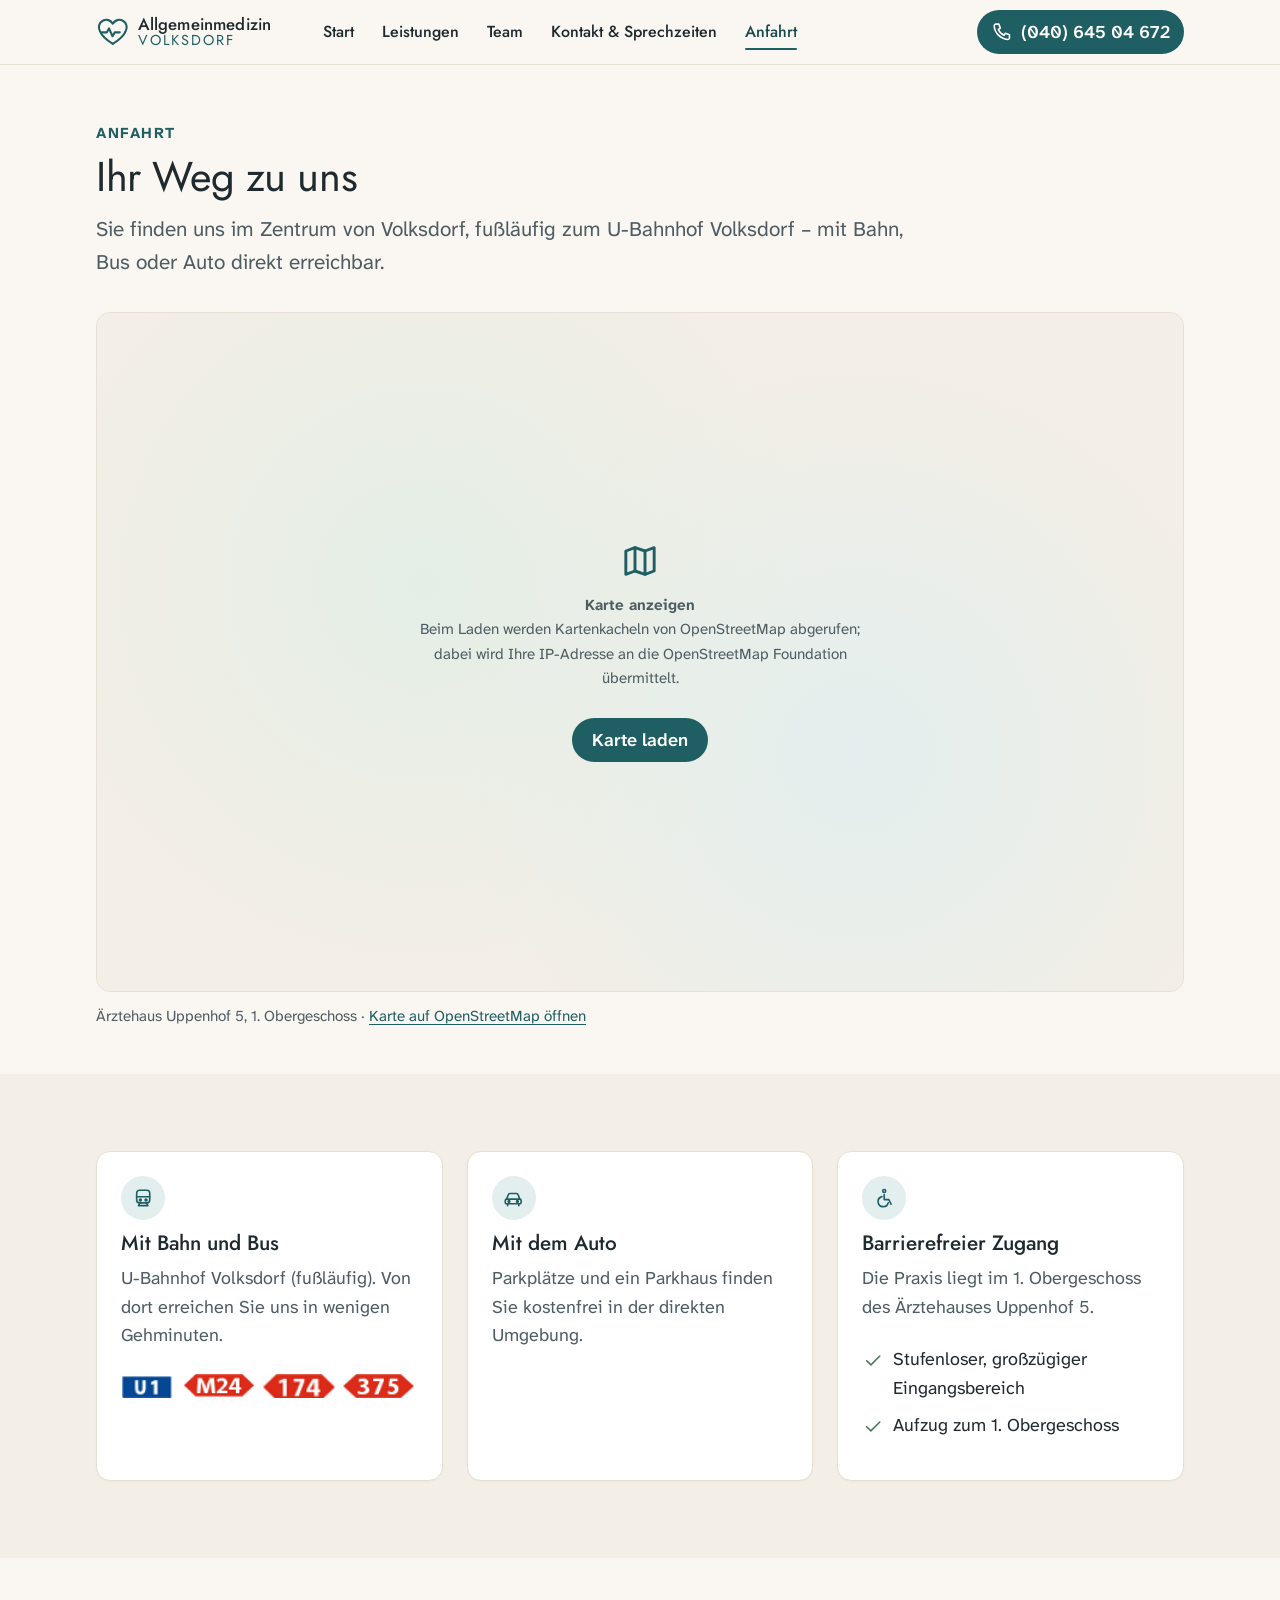
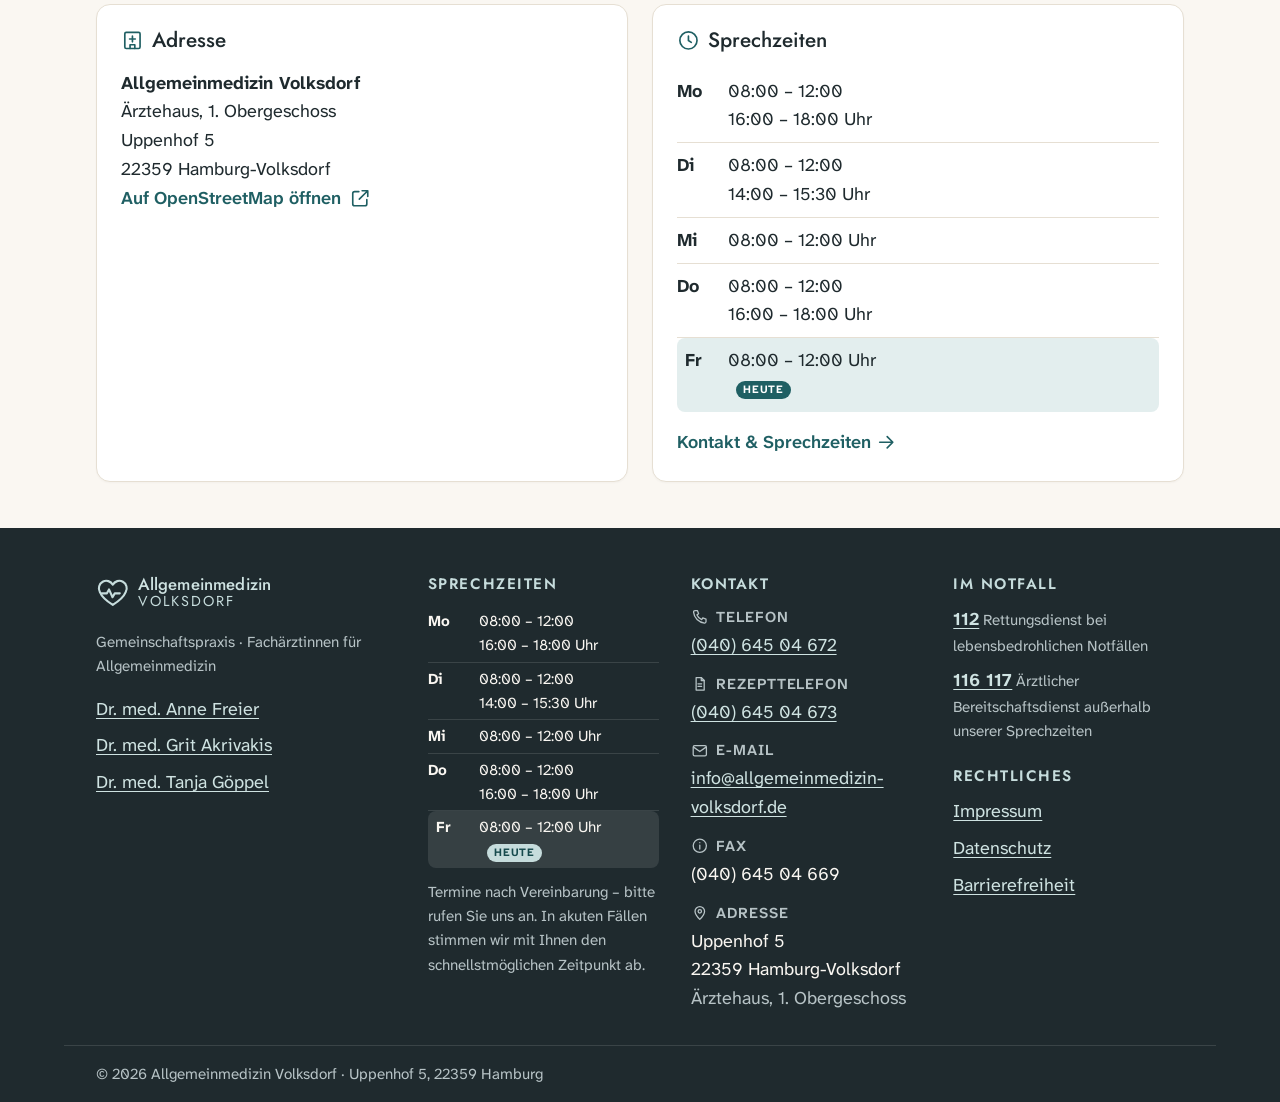
<file: anfahrt.html>
<!DOCTYPE html>
<html lang="de">
<head>
  <meta charset="utf-8">
<meta name="viewport" content="width=device-width, initial-scale=1">
<title>Anfahrt – Allgemeinmedizin Volksdorf</title>
<meta name="description" content="Anfahrt zur Hausarztpraxis Allgemeinmedizin Volksdorf: Ärztehaus Uppenhof 5, 22359 Hamburg – fußläufig zum U-Bahnhof Volksdorf (U1, Bus M24, 174, 375), kostenfreie Parkplätze, barrierefrei per Aufzug.">
<meta name="robots" content="noindex,nofollow">
<meta name="theme-color" content="#1f5f63">
<link rel="canonical" href="https://www.allgemeinmedizin-volksdorf.de/anfahrt.html">
<meta property="og:type" content="website">
<meta property="og:site_name" content="Allgemeinmedizin Volksdorf">
<meta property="og:locale" content="de_DE">
<meta property="og:title" content="Anfahrt – Allgemeinmedizin Volksdorf">
<meta property="og:description" content="Anfahrt zur Hausarztpraxis Allgemeinmedizin Volksdorf: Ärztehaus Uppenhof 5, 22359 Hamburg – fußläufig zum U-Bahnhof Volksdorf (U1, Bus M24, 174, 375), kostenfreie Parkplätze, barrierefrei per Aufzug.">
<meta property="og:url" content="https://www.allgemeinmedizin-volksdorf.de/anfahrt.html">
<meta property="og:image" content="https://www.allgemeinmedizin-volksdorf.de/assets/images/og-default.jpg">
<meta property="og:image:width" content="1200">
<meta property="og:image:height" content="630">
<meta name="twitter:card" content="summary_large_image">
<link rel="icon" href="assets/images/favicon.ico" sizes="32x32">
<link rel="icon" href="assets/images/favicon.svg" type="image/svg+xml">
<link rel="apple-touch-icon" href="assets/images/apple-touch-icon.png">
<link rel="preload" href="assets/fonts/jost-latin.woff2" as="font" type="font/woff2" crossorigin="">
<link rel="preload" href="assets/fonts/atkinson-hyperlegible-next-latin.woff2" as="font" type="font/woff2" crossorigin="">
<link rel="stylesheet" href="assets/css/style.css">
<link rel="stylesheet" href="assets/vendor/leaflet/leaflet.css">

  <script type="application/ld+json">{
  "@context": "https://schema.org",
  "@graph": [
    {
      "@type": "MedicalClinic",
      "@id": "https://www.allgemeinmedizin-volksdorf.de/#praxis",
      "name": "Allgemeinmedizin Volksdorf",
      "description": "Hausärztliche Versorgung, Manuelle Medizin, Psychosomatik, Akupunktur und Ultraschall – drei Fachärztinnen für Allgemeinmedizin im Ärztehaus Uppenhof 5, Hamburg-Volksdorf.",
      "url": "https://www.allgemeinmedizin-volksdorf.de/",
      "telephone": "+494064504672",
      "faxNumber": "+494064504669",
      "email": "info@allgemeinmedizin-volksdorf.de",
      "image": "https://www.allgemeinmedizin-volksdorf.de/assets/images/og-default.jpg",
      "medicalSpecialty": "PrimaryCare",
      "isAcceptingNewPatients": true,
      "address": {
        "@type": "PostalAddress",
        "streetAddress": "Uppenhof 5",
        "postalCode": "22359",
        "addressLocality": "Hamburg",
        "addressCountry": "DE"
      },
      "geo": {
        "@type": "GeoCoordinates",
        "latitude": 53.64811,
        "longitude": 10.16295
      },
      "openingHoursSpecification": [
        {
          "@type": "OpeningHoursSpecification",
          "dayOfWeek": "Monday",
          "opens": "08:00",
          "closes": "12:00"
        },
        {
          "@type": "OpeningHoursSpecification",
          "dayOfWeek": "Monday",
          "opens": "16:00",
          "closes": "18:00"
        },
        {
          "@type": "OpeningHoursSpecification",
          "dayOfWeek": "Tuesday",
          "opens": "08:00",
          "closes": "12:00"
        },
        {
          "@type": "OpeningHoursSpecification",
          "dayOfWeek": "Tuesday",
          "opens": "14:00",
          "closes": "15:30"
        },
        {
          "@type": "OpeningHoursSpecification",
          "dayOfWeek": "Wednesday",
          "opens": "08:00",
          "closes": "12:00"
        },
        {
          "@type": "OpeningHoursSpecification",
          "dayOfWeek": "Thursday",
          "opens": "08:00",
          "closes": "12:00"
        },
        {
          "@type": "OpeningHoursSpecification",
          "dayOfWeek": "Thursday",
          "opens": "16:00",
          "closes": "18:00"
        },
        {
          "@type": "OpeningHoursSpecification",
          "dayOfWeek": "Friday",
          "opens": "08:00",
          "closes": "12:00"
        }
      ],
      "availableService": [
        {
          "@type": "MedicalTherapy",
          "name": "Hausärztliche Versorgung",
          "url": "https://www.allgemeinmedizin-volksdorf.de/leistungen.html#hausaerztlich"
        },
        {
          "@type": "MedicalTherapy",
          "name": "Manuelle Medizin & Chirotherapie",
          "url": "https://www.allgemeinmedizin-volksdorf.de/leistungen.html#manuelle-medizin"
        },
        {
          "@type": "MedicalTherapy",
          "name": "Psychosomatische Grundversorgung",
          "url": "https://www.allgemeinmedizin-volksdorf.de/leistungen.html#psychosomatik"
        },
        {
          "@type": "MedicalTherapy",
          "name": "Akupunktur",
          "url": "https://www.allgemeinmedizin-volksdorf.de/leistungen.html#akupunktur"
        },
        {
          "@type": "MedicalTherapy",
          "name": "Ultraschalldiagnostik",
          "url": "https://www.allgemeinmedizin-volksdorf.de/leistungen.html#ultraschall"
        },
        {
          "@type": "MedicalTherapy",
          "name": "Hausbesuche",
          "url": "https://www.allgemeinmedizin-volksdorf.de/leistungen.html#hausbesuche"
        }
      ],
      "employee": [
        {
          "@type": "Physician",
          "@id": "https://www.allgemeinmedizin-volksdorf.de/annefreier.html#person",
          "name": "Dr. med. Anne Freier",
          "honorificPrefix": "Dr. med.",
          "givenName": "Anne",
          "familyName": "Freier",
          "jobTitle": "Fachärztin für Allgemeinmedizin",
          "medicalSpecialty": "PrimaryCare",
          "url": "https://www.allgemeinmedizin-volksdorf.de/annefreier.html",
          "image": "https://www.allgemeinmedizin-volksdorf.de/assets/images/platzhalter/portrait.jpg",
          "worksFor": {
            "@id": "https://www.allgemeinmedizin-volksdorf.de/#praxis"
          }
        },
        {
          "@type": "Physician",
          "@id": "https://www.allgemeinmedizin-volksdorf.de/gritakrivakis.html#person",
          "name": "Dr. med. Grit Akrivakis",
          "honorificPrefix": "Dr. med.",
          "givenName": "Grit",
          "familyName": "Akrivakis",
          "jobTitle": "Fachärztin für Allgemeinmedizin",
          "medicalSpecialty": "PrimaryCare",
          "url": "https://www.allgemeinmedizin-volksdorf.de/gritakrivakis.html",
          "image": "https://www.allgemeinmedizin-volksdorf.de/assets/images/platzhalter/portrait.jpg",
          "worksFor": {
            "@id": "https://www.allgemeinmedizin-volksdorf.de/#praxis"
          }
        },
        {
          "@type": "Physician",
          "@id": "https://www.allgemeinmedizin-volksdorf.de/tanjagoeppel.html#person",
          "name": "Dr. med. Tanja Göppel",
          "honorificPrefix": "Dr. med.",
          "givenName": "Tanja",
          "familyName": "Göppel",
          "jobTitle": "Fachärztin für Allgemeinmedizin",
          "medicalSpecialty": "PrimaryCare",
          "url": "https://www.allgemeinmedizin-volksdorf.de/tanjagoeppel.html",
          "image": "https://www.allgemeinmedizin-volksdorf.de/assets/images/platzhalter/portrait.jpg",
          "worksFor": {
            "@id": "https://www.allgemeinmedizin-volksdorf.de/#praxis"
          }
        }
      ]
    }
  ]
}</script>

</head>
<body class="">
  <a class="sprung" href="#inhalt">Zum Inhalt springen</a>
  <svg hidden="" aria-hidden="true" focusable="false" style="display:none">
  <symbol id="i-herz" viewBox="0 0 24 24"><path d="M12 20.6S4.6 16 2.7 11.3A5.2 5.2 0 0 1 12 6.2a5.2 5.2 0 0 1 9.3 5.1C19.4 16 12 20.6 12 20.6z"></path><path d="M4.2 12.4h3.6l1.5-2.8 2.5 5.6 1.6-2.8h3.6"></path></symbol>
  <symbol id="i-telefon" viewBox="0 0 24 24"><path d="M5.5 3.5h3.2l1.7 4.4-2.2 1.5a11.5 11.5 0 0 0 6.4 6.4l1.5-2.2 4.4 1.7v3.2a2 2 0 0 1-2.1 2A16.5 16.5 0 0 1 3.5 5.6a2 2 0 0 1 2-2.1z"></path></symbol>
  <symbol id="i-mail" viewBox="0 0 24 24"><rect x="3" y="5" width="18" height="14" rx="2"></rect><path d="m3.5 7 8.5 6 8.5-6"></path></symbol>
  <symbol id="i-menue" viewBox="0 0 24 24"><path d="M4 7h16M4 12h16M4 17h16"></path></symbol>
  <symbol id="i-zu" viewBox="0 0 24 24"><path d="M6 6l12 12M18 6L6 18"></path></symbol>
  <symbol id="i-warnung" viewBox="0 0 24 24"><path d="M12 3.6 2.6 20h18.8L12 3.6z"></path><path d="M12 9.6v4.6"></path><path d="M12 17.3h.01"></path></symbol>
  <symbol id="i-info" viewBox="0 0 24 24"><circle cx="12" cy="12" r="9"></circle><path d="M12 11v5.5M12 7.8h.01"></path></symbol>
  <symbol id="i-kalender" viewBox="0 0 24 24"><rect x="3.5" y="5" width="17" height="15.5" rx="2"></rect><path d="M3.5 10h17M8 3v4M16 3v4"></path></symbol>
  <symbol id="i-uhr" viewBox="0 0 24 24"><circle cx="12" cy="12" r="9"></circle><path d="M12 7.5V12l3 2"></path></symbol>
  <symbol id="i-kontakt" viewBox="0 0 24 24"><circle cx="12" cy="8" r="3.5"></circle><path d="M5 20a7 7 0 0 1 14 0"></path></symbol>
  <symbol id="i-ort" viewBox="0 0 24 24"><path d="M12 21s-6.5-6-6.5-11a6.5 6.5 0 0 1 13 0c0 5-6.5 11-6.5 11z"></path><circle cx="12" cy="10" r="2.3"></circle></symbol>
  <symbol id="i-pfeil-unten" viewBox="0 0 24 24"><path d="M6 9l6 6 6-6"></path></symbol>
  <symbol id="i-pfeil-rechts" viewBox="0 0 24 24"><path d="M5 12h14M13 6l6 6-6 6"></path></symbol>
  <symbol id="i-extern" viewBox="0 0 24 24"><path d="M14 4h6v6M20 4l-9 9"></path><path d="M19 13.5V18a2 2 0 0 1-2 2H6a2 2 0 0 1-2-2V7a2 2 0 0 1 2-2h4.5"></path></symbol>
  <symbol id="i-bahn" viewBox="0 0 24 24"><rect x="5" y="3.5" width="14" height="13.5" rx="3"></rect><path d="M5 10.5h14M8.5 17l-1.5 3M15.5 17l1.5 3M8 20h8"></path><circle cx="9" cy="14" r="1"></circle><circle cx="15" cy="14" r="1"></circle></symbol>
  <symbol id="i-bus" viewBox="0 0 24 24"><rect x="4" y="4" width="16" height="14" rx="3"></rect><path d="M4 10.5h16M8 18v2.5M16 18v2.5"></path><circle cx="8.5" cy="14.5" r="1"></circle><circle cx="15.5" cy="14.5" r="1"></circle></symbol>
  <symbol id="i-auto" viewBox="0 0 24 24"><path d="M5 13l1.6-4.5A2 2 0 0 1 8.5 7h7a2 2 0 0 1 1.9 1.5L19 13"></path><rect x="3.5" y="13" width="17" height="5" rx="1.5"></rect><path d="M6 18v2M18 18v2"></path><circle cx="7.5" cy="15.5" r=".9"></circle><circle cx="16.5" cy="15.5" r=".9"></circle></symbol>
  <symbol id="i-gebaeude" viewBox="0 0 24 24"><rect x="4" y="3.5" width="16" height="17" rx="1.5"></rect><path d="M12 7.5v6M9 10.5h6M9.5 20.5v-4h5v4"></path></symbol>
  <symbol id="i-rollstuhl" viewBox="0 0 24 24"><circle cx="12" cy="4.3" r="1.6"></circle><path d="M12 8v5.5h5l2.4 5"></path><path d="M9.5 10.3a5.5 5.5 0 1 0 6.8 6.6"></path></symbol>
  <symbol id="i-rezept" viewBox="0 0 24 24"><path d="M7 3.5h7l4 4v13H7z"></path><path d="M14 3.5v4h4M9.5 12h5M9.5 15.5h5"></path></symbol>
  <symbol id="i-haus" viewBox="0 0 24 24"><path d="M3.5 11 12 4l8.5 7"></path><path d="M6 9.5V20h12V9.5"></path><path d="M10 20v-5h4v5"></path></symbol>
  <symbol id="i-hand" viewBox="0 0 24 24"><path d="M8 12.5V6a1.5 1.5 0 0 1 3 0v5M11 11V4.5a1.5 1.5 0 0 1 3 0V11M14 11V6a1.5 1.5 0 0 1 3 0v7"></path><path d="M17 13v2.5a6 6 0 0 1-6 6h-.5a6 6 0 0 1-5.5-3.6L3.4 14a1.4 1.4 0 0 1 2.4-1.3L8 15.5"></path></symbol>
  <symbol id="i-nadel" viewBox="0 0 24 24"><path d="M4 20 14.5 9.5M12 7l5 5M14 5l5 5"></path><path d="M16.5 3.5 20.5 7.5"></path></symbol>
  <symbol id="i-schall" viewBox="0 0 24 24"><path d="M12 20a8 8 0 0 0 8-8H4a8 8 0 0 0 8 8z"></path><path d="M12 12V4M8.5 6.5 12 4l3.5 2.5"></path></symbol>
  <symbol id="i-gespraech" viewBox="0 0 24 24"><path d="M4 5.5h11a2 2 0 0 1 2 2v5a2 2 0 0 1-2 2H9l-4 3.5v-3.5a2 2 0 0 1-1-1.7v-5.3a2 2 0 0 1 0-2z"></path><path d="M17 9.5h1a2 2 0 0 1 2 2v4.3l-3-2.3"></path></symbol>
  <symbol id="i-schild" viewBox="0 0 24 24"><path d="M12 3.5 5 6v5.5c0 4.5 3 7.7 7 9 4-1.3 7-4.5 7-9V6z"></path><path d="m9 12 2 2 4-4"></path></symbol>
  <symbol id="i-check" viewBox="0 0 24 24"><path d="m5 12.5 4.5 4.5L19 7.5"></path></symbol>
  <symbol id="i-notfall" viewBox="0 0 24 24"><path d="M12 3.5 3.5 19h17z"></path><path d="M12 9.5v4.5M12 17h.01"></path></symbol>
  <symbol id="i-karte" viewBox="0 0 24 24"><path d="m3.5 6 5.5-2 6 2 5.5-2v14l-5.5 2-6-2-5.5 2z"></path><path d="M9 4v14M15 6v14"></path></symbol>
</svg>

  <header class="kopf">
  <div class="kopf-innen container">
    <a class="marke" href="index.html" aria-label="Allgemeinmedizin Volksdorf – zur Startseite">
      <svg class="icon marke-icon" aria-hidden="true"><use href="#i-herz"></use></svg>
      <span class="marke-text"><span class="marke-name">Allgemeinmedizin</span> <span class="marke-ort">Volksdorf</span></span>
    </a>

    <nav class="nav" id="hauptnavigation" aria-label="Hauptnavigation">
      <ul class="nav-liste">
        <li><a href="index.html">Start</a></li>
        <li><a href="leistungen.html">Leistungen</a></li>
        <li><a href="team.html">Team</a></li>
        <li><a href="kontakt.html">Kontakt &amp; Sprechzeiten</a></li>
        <li><a href="anfahrt.html" aria-current="page">Anfahrt</a></li>
      </ul>
      <div class="nav-fuss">
        <a class="knopf knopf--primaer" href="tel:+494064504672">
          <svg class="icon" aria-hidden="true"><use href="#i-telefon"></use></svg>
          <span>(040) 645 04 672</span>
        </a>
        <p class="nav-fuss-hinweis">Termine vergeben wir telefonisch.</p>
      </div>
    </nav>

    <div class="kopf-aktionen">
      <a class="knopf knopf--primaer knopf--kopf" href="tel:+494064504672">
        <svg class="icon" aria-hidden="true"><use href="#i-telefon"></use></svg>
        <span class="knopf-text-lang">(040) 645 04 672</span>
        <span class="knopf-text-kurz">Anrufen</span>
      </a>
      <button class="menue-knopf" type="button" aria-expanded="false" aria-controls="hauptnavigation">
        <svg class="icon icon-auf" aria-hidden="true"><use href="#i-menue"></use></svg>
        <svg class="icon icon-zu" aria-hidden="true"><use href="#i-zu"></use></svg>
        <span>Menü</span>
      </button>
    </div>
  </div>
</header>


  <main id="inhalt" class="inhalt">
    <header class="seitenkopf">
  <div class="container seitenkopf-innen"><p class="rubrik">Anfahrt</p>
    <h1>Ihr Weg zu uns</h1><p class="einleitung">Sie finden uns im Zentrum von Volksdorf, fußläufig zum U-Bahnhof Volksdorf – mit Bahn, Bus oder Auto direkt erreichbar.</p>
  </div>
</header>
<section class="abschnitt abschnitt--eng abschnitt--oben-null">
  <div class="container">
    <div class="karte-rahmen">
  <div class="karte" id="karte" role="region" aria-label="Karte: Uppenhof 5, 22359 Hamburg" data-lat="53.64811" data-lon="10.16295" data-titel="Ärztehaus Uppenhof 5, 1. Stockwerk"></div>
  <div class="karte-platzhalter" id="karte-platzhalter">
    <svg class="icon" aria-hidden="true"><use href="#i-karte"></use></svg>
    <p><b>Karte anzeigen</b><br>Beim Laden werden Kartenkacheln von OpenStreetMap abgerufen; dabei wird Ihre IP-Adresse an die OpenStreetMap Foundation übermittelt.</p>
    <button class="knopf knopf--primaer" type="button" id="karte-laden">Karte laden</button>
    <noscript><p><a href="https://www.openstreetmap.org/?mlat=53.64811&amp;mlon=10.16295#map=17/53.64811/10.16295">Karte auf OpenStreetMap öffnen</a></p></noscript>
  </div>
</div>
<p class="karte-hinweis">Ärztehaus Uppenhof 5, 1. Obergeschoss · <a href="https://www.openstreetmap.org/?mlat=53.64811&amp;mlon=10.16295#map=17/53.64811/10.16295" target="_blank" rel="noopener">Karte auf OpenStreetMap öffnen<span class="sr-only"> (öffnet in neuem Tab)</span></a></p>

  </div>
</section>

<section class="abschnitt abschnitt--tint">
  <div class="container">
    <div class="raster raster--3 info-karten">
      <div class="karte-box">
        <span class="icon-kreis"><svg class="icon" aria-hidden="true"><use href="#i-bahn"></use></svg></span>
        <h3>Mit Bahn und Bus</h3>
        <p>U-Bahnhof Volksdorf (fußläufig). Von dort erreichen Sie uns in wenigen Gehminuten.</p>
        <ul class="linien" aria-label="Verkehrslinien">
          <li><img src="assets/images/ubahnU1.png" alt="U-Bahn U1" width="45" height="20"></li>
          <li><img src="assets/images/busM24.png" alt="Bus M24" width="60" height="20"></li>
          <li><img src="assets/images/bus174.png" alt="Bus 174" width="60" height="20"></li>
          <li><img src="assets/images/bus375.png" alt="Bus 375" width="60" height="20"></li>
        </ul>
      </div>
      <div class="karte-box">
        <span class="icon-kreis"><svg class="icon" aria-hidden="true"><use href="#i-auto"></use></svg></span>
        <h3>Mit dem Auto</h3>
        <p>Parkplätze und ein Parkhaus finden Sie kostenfrei in der direkten Umgebung.</p>
      </div>
      <div class="karte-box">
        <span class="icon-kreis"><svg class="icon" aria-hidden="true"><use href="#i-rollstuhl"></use></svg></span>
        <h3>Barrierefreier Zugang</h3>
        <p>Die Praxis liegt im 1. Obergeschoss des Ärztehauses Uppenhof 5.</p>
        <ul class="liste-haken">
          <li><svg class="icon" aria-hidden="true"><use href="#i-check"></use></svg>Stufenloser, großzügiger Eingangsbereich</li>
          <li><svg class="icon" aria-hidden="true"><use href="#i-check"></use></svg>Aufzug zum 1. Obergeschoss</li>
        </ul>
      </div>
    </div>
  </div>
</section>

<section class="abschnitt abschnitt--eng">
  <div class="container">
    <div class="raster raster--2">
      <div class="karte-box">
        <h2 class="titel-mit-icon"><svg class="icon" aria-hidden="true"><use href="#i-gebaeude"></use></svg> Adresse</h2>
        <address>
          <p><b>Allgemeinmedizin Volksdorf</b><br>Ärztehaus, 1. Obergeschoss<br>Uppenhof 5<br>22359 Hamburg-Volksdorf</p>
        </address>
        <p><a class="link-pfeil" href="https://www.openstreetmap.org/?mlat=53.64811&amp;mlon=10.16295#map=17/53.64811/10.16295" target="_blank" rel="noopener">Auf OpenStreetMap öffnen<span class="sr-only"> (öffnet in neuem Tab)</span> <svg class="icon" aria-hidden="true"><use href="#i-extern"></use></svg></a></p>
      </div>
      <div class="karte-box">
        <h2 class="titel-mit-icon"><svg class="icon" aria-hidden="true"><use href="#i-uhr"></use></svg> Sprechzeiten</h2>
        <table class="zeiten">
  <caption class="sr-only">Sprechzeiten der Praxis</caption>
  <tbody>
    <tr data-tag="1">
      <th scope="row"><abbr title="Montag">Mo</abbr></th>
      <td>
        <span class="zeit"><time datetime="08:00">08:00</time> – <time datetime="12:00">12:00</time></span>
        <span class="zeit"><time datetime="16:00">16:00</time> – <time datetime="18:00">18:00</time> Uhr</span>
      </td>
    </tr>
    <tr data-tag="2">
      <th scope="row"><abbr title="Dienstag">Di</abbr></th>
      <td>
        <span class="zeit"><time datetime="08:00">08:00</time> – <time datetime="12:00">12:00</time></span>
        <span class="zeit"><time datetime="14:00">14:00</time> – <time datetime="15:30">15:30</time> Uhr</span>
      </td>
    </tr>
    <tr data-tag="3">
      <th scope="row"><abbr title="Mittwoch">Mi</abbr></th>
      <td>
        <span class="zeit"><time datetime="08:00">08:00</time> – <time datetime="12:00">12:00</time> Uhr</span>
      </td>
    </tr>
    <tr data-tag="4">
      <th scope="row"><abbr title="Donnerstag">Do</abbr></th>
      <td>
        <span class="zeit"><time datetime="08:00">08:00</time> – <time datetime="12:00">12:00</time></span>
        <span class="zeit"><time datetime="16:00">16:00</time> – <time datetime="18:00">18:00</time> Uhr</span>
      </td>
    </tr>
    <tr data-tag="5">
      <th scope="row"><abbr title="Freitag">Fr</abbr></th>
      <td>
        <span class="zeit"><time datetime="08:00">08:00</time> – <time datetime="12:00">12:00</time> Uhr</span>
      </td>
    </tr>
  </tbody>
</table>

        <p class="abstand-oben-klein"><a class="link-pfeil" href="kontakt.html">Kontakt &amp; Sprechzeiten <svg class="icon" aria-hidden="true"><use href="#i-pfeil-rechts"></use></svg></a></p>
      </div>
    </div>
  </div>
</section>


  </main>

  <footer class="fuss">
  <div class="container fuss-innen">
    <div class="fuss-spalte fuss-praxis">
      <a class="marke marke--hell" href="index.html">
        <svg class="icon marke-icon" aria-hidden="true"><use href="#i-herz"></use></svg>
        <span class="marke-text"><span class="marke-name">Allgemeinmedizin</span> <span class="marke-ort">Volksdorf</span></span>
      </a>
      <p class="fuss-untertitel">Gemeinschaftspraxis · Fachärztinnen für Allgemeinmedizin</p>
      <ul class="fuss-aerztinnen">
        <li><a href="annefreier.html">Dr. med. Anne Freier</a></li>
        <li><a href="gritakrivakis.html">Dr. med. Grit Akrivakis</a></li>
        <li><a href="tanjagoeppel.html">Dr. med. Tanja Göppel</a></li>
      </ul>
    </div>

    <div class="fuss-spalte">
      <h2 class="fuss-titel">Sprechzeiten</h2>
      <table class="zeiten zeiten--kompakt">
  <caption class="sr-only">Sprechzeiten der Praxis</caption>
  <tbody>
    <tr data-tag="1">
      <th scope="row"><abbr title="Montag">Mo</abbr></th>
      <td>
        <span class="zeit"><time datetime="08:00">08:00</time> – <time datetime="12:00">12:00</time></span>
        <span class="zeit"><time datetime="16:00">16:00</time> – <time datetime="18:00">18:00</time> Uhr</span>
      </td>
    </tr>
    <tr data-tag="2">
      <th scope="row"><abbr title="Dienstag">Di</abbr></th>
      <td>
        <span class="zeit"><time datetime="08:00">08:00</time> – <time datetime="12:00">12:00</time></span>
        <span class="zeit"><time datetime="14:00">14:00</time> – <time datetime="15:30">15:30</time> Uhr</span>
      </td>
    </tr>
    <tr data-tag="3">
      <th scope="row"><abbr title="Mittwoch">Mi</abbr></th>
      <td>
        <span class="zeit"><time datetime="08:00">08:00</time> – <time datetime="12:00">12:00</time> Uhr</span>
      </td>
    </tr>
    <tr data-tag="4">
      <th scope="row"><abbr title="Donnerstag">Do</abbr></th>
      <td>
        <span class="zeit"><time datetime="08:00">08:00</time> – <time datetime="12:00">12:00</time></span>
        <span class="zeit"><time datetime="16:00">16:00</time> – <time datetime="18:00">18:00</time> Uhr</span>
      </td>
    </tr>
    <tr data-tag="5">
      <th scope="row"><abbr title="Freitag">Fr</abbr></th>
      <td>
        <span class="zeit"><time datetime="08:00">08:00</time> – <time datetime="12:00">12:00</time> Uhr</span>
      </td>
    </tr>
  </tbody>
</table>

      <p class="fuss-klein">Termine nach Vereinbarung – bitte rufen Sie uns an. In akuten Fällen stimmen wir mit Ihnen den schnellstmöglichen Zeitpunkt ab.</p>
    </div>

    <div class="fuss-spalte">
      <h2 class="fuss-titel">Kontakt</h2>
      <address class="kontakt">
  <dl>
    <div><dt><svg class="icon" aria-hidden="true"><use href="#i-telefon"></use></svg>Telefon</dt><dd><a href="tel:+494064504672">(040) 645 04 672</a></dd></div>
    <div><dt><svg class="icon" aria-hidden="true"><use href="#i-rezept"></use></svg>Rezepttelefon</dt><dd><a href="tel:+494064504673">(040) 645 04 673</a></dd></div>
    <div><dt><svg class="icon" aria-hidden="true"><use href="#i-mail"></use></svg>E-Mail</dt><dd><a href="mailto:info@allgemeinmedizin-volksdorf.de">info@allgemeinmedizin-volksdorf.de</a></dd></div>
    <div><dt><svg class="icon" aria-hidden="true"><use href="#i-info"></use></svg>Fax</dt><dd>(040) 645 04 669</dd></div>
    <div><dt><svg class="icon" aria-hidden="true"><use href="#i-ort"></use></svg>Adresse</dt><dd>Uppenhof 5<br>22359 Hamburg-Volksdorf<br><span class="dezent">Ärztehaus, 1. Obergeschoss</span></dd></div>
  </dl>
</address>

    </div>

    <div class="fuss-spalte">
      <h2 class="fuss-titel">Im Notfall</h2>
      <ul class="fuss-notfall">
        <li><a href="tel:112"><b>112</b></a> Rettungsdienst bei lebensbedrohlichen Notfällen</li>
        <li><a href="tel:116117"><b>116 117</b></a> Ärztlicher Bereitschaftsdienst außerhalb unserer Sprechzeiten</li>
      </ul>
      <h2 class="fuss-titel">Rechtliches</h2>
      <ul class="fuss-links">
        <li><a href="impressum.html">Impressum</a></li>
        <li><a href="datenschutz.html">Datenschutz</a></li>
        <li><a href="barrierefreiheit.html">Barrierefreiheit</a></li>
      </ul>
    </div>
  </div>
  <div class="container fuss-zeile">
    <p>© 2026 Allgemeinmedizin Volksdorf · Uppenhof 5, 22359 Hamburg</p>
  </div>
</footer>

  <script src="assets/vendor/leaflet/leaflet.js" defer=""></script>
  <script src="assets/js/site.js" defer=""></script>
</body>
</html>
</file>
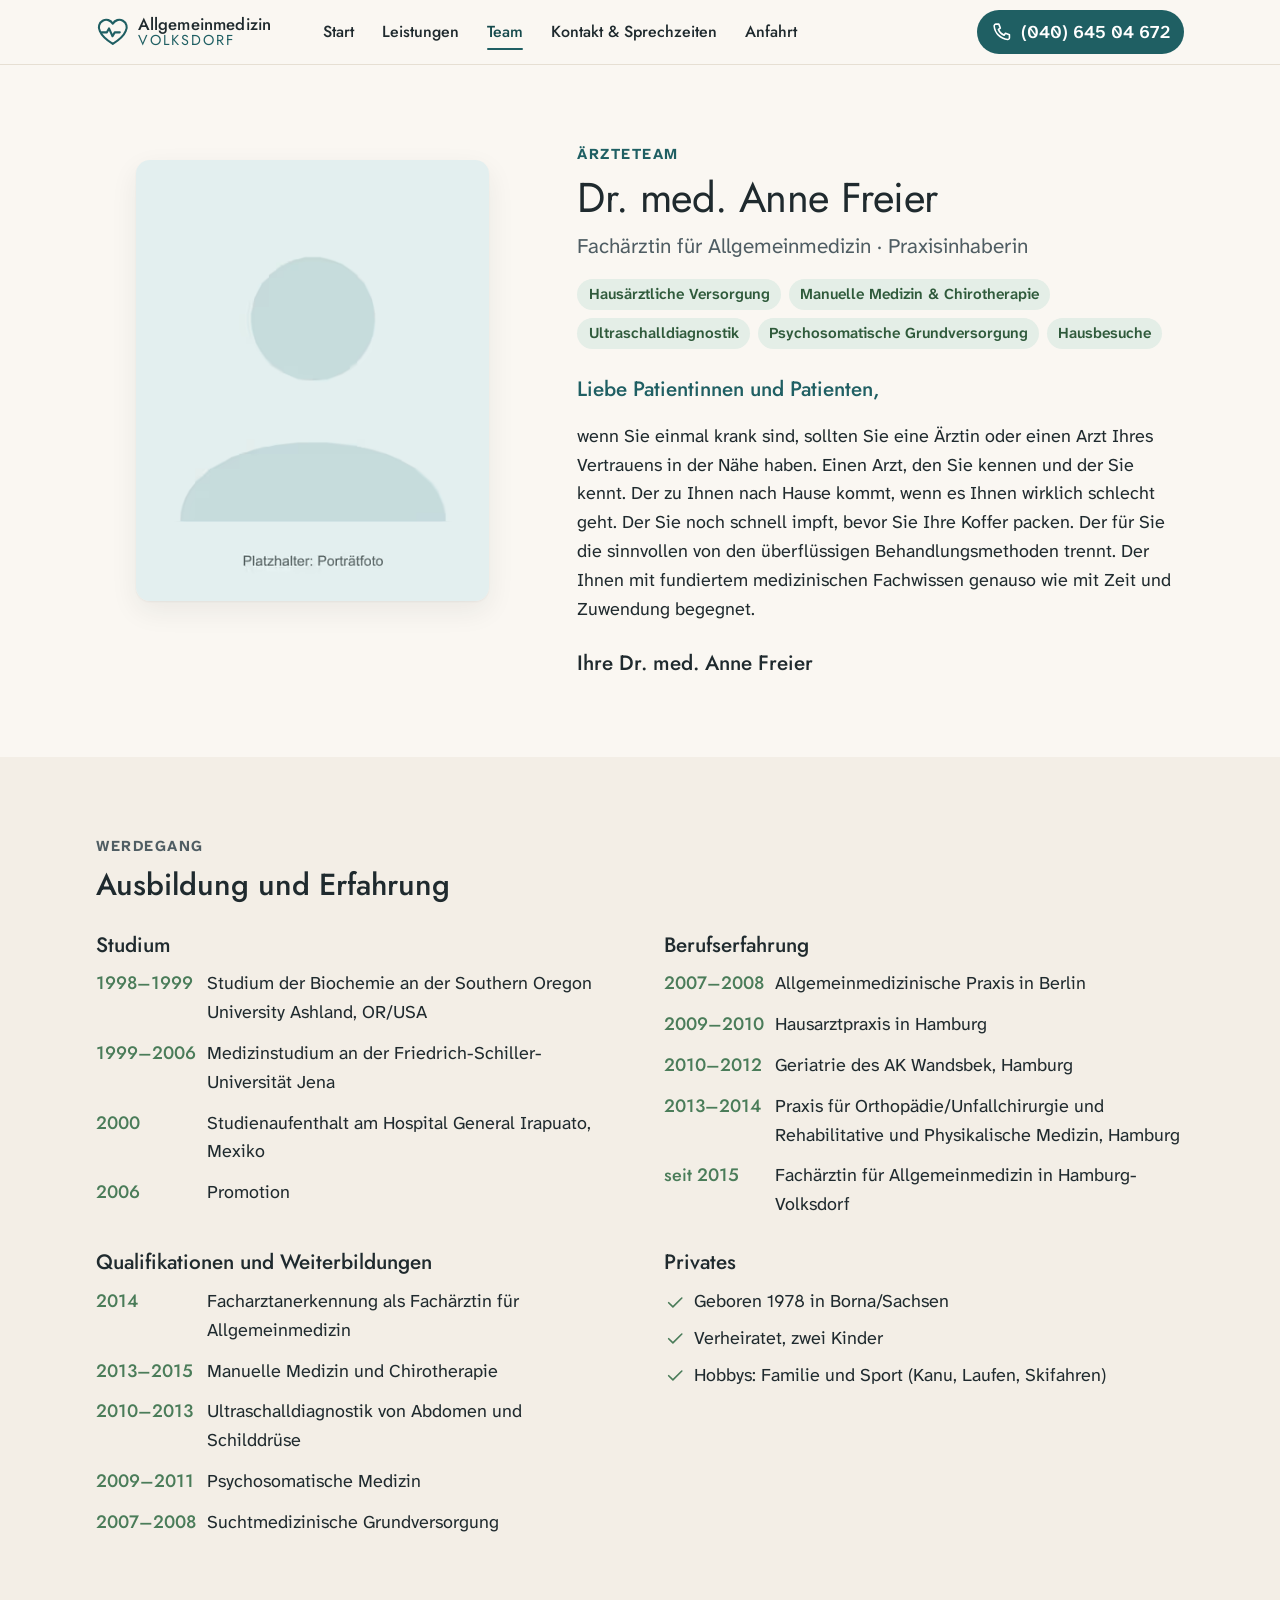
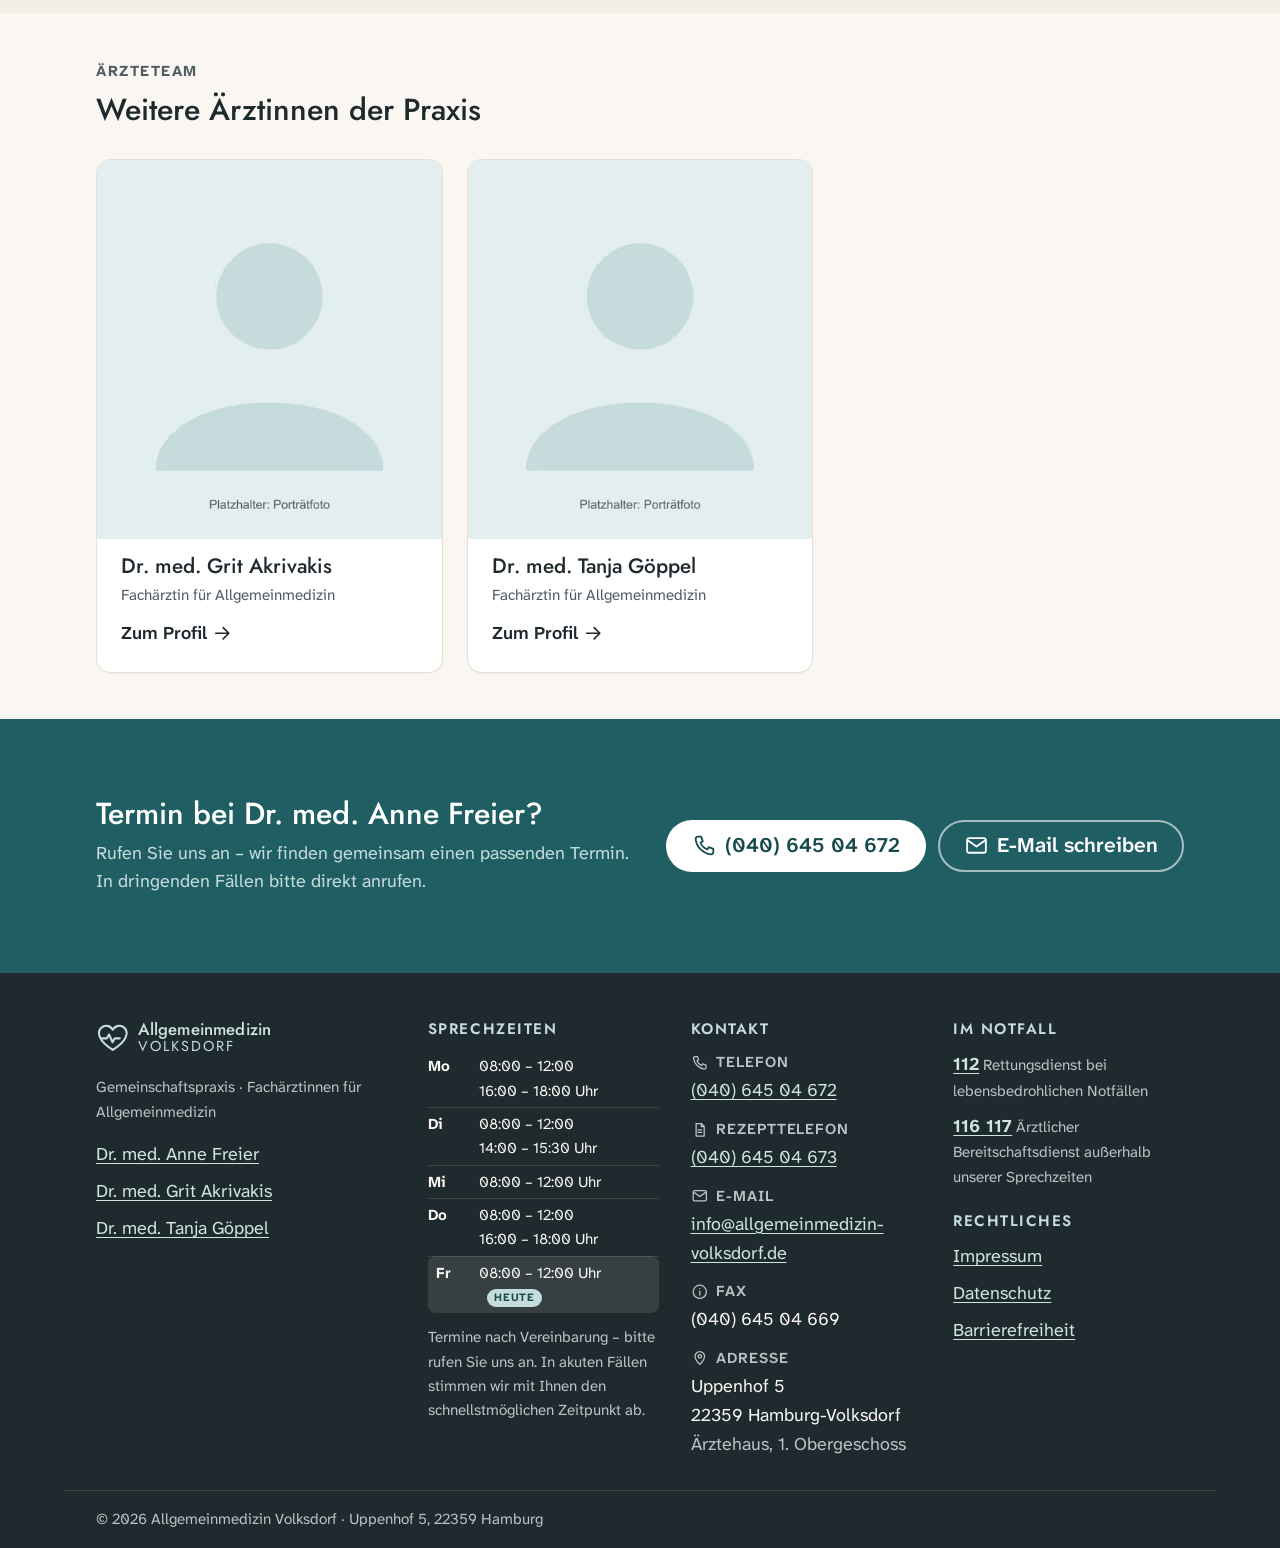
<file: annefreier.html>
<!DOCTYPE html>
<html lang="de">
<head>
  <meta charset="utf-8">
<meta name="viewport" content="width=device-width, initial-scale=1">
<title>Dr. med. Anne Freier – Allgemeinmedizin Volksdorf</title>
<meta name="description" content="Dr. med. Anne Freier, Fachärztin für Allgemeinmedizin und Praxisinhaberin in Hamburg-Volksdorf. Schwerpunkte: hausärztliche Versorgung, Manuelle Medizin und Chirotherapie, Ultraschall, Psychosomatik.">
<meta name="robots" content="noindex,nofollow">
<meta name="theme-color" content="#1f5f63">
<link rel="canonical" href="https://www.allgemeinmedizin-volksdorf.de/annefreier.html">
<meta property="og:type" content="website">
<meta property="og:site_name" content="Allgemeinmedizin Volksdorf">
<meta property="og:locale" content="de_DE">
<meta property="og:title" content="Dr. med. Anne Freier – Allgemeinmedizin Volksdorf">
<meta property="og:description" content="Dr. med. Anne Freier, Fachärztin für Allgemeinmedizin und Praxisinhaberin in Hamburg-Volksdorf. Schwerpunkte: hausärztliche Versorgung, Manuelle Medizin und Chirotherapie, Ultraschall, Psychosomatik.">
<meta property="og:url" content="https://www.allgemeinmedizin-volksdorf.de/annefreier.html">
<meta property="og:image" content="https://www.allgemeinmedizin-volksdorf.de/assets/images/og-default.jpg">
<meta property="og:image:width" content="1200">
<meta property="og:image:height" content="630">
<meta name="twitter:card" content="summary_large_image">
<link rel="icon" href="assets/images/favicon.ico" sizes="32x32">
<link rel="icon" href="assets/images/favicon.svg" type="image/svg+xml">
<link rel="apple-touch-icon" href="assets/images/apple-touch-icon.png">
<link rel="preload" href="assets/fonts/jost-latin.woff2" as="font" type="font/woff2" crossorigin="">
<link rel="preload" href="assets/fonts/atkinson-hyperlegible-next-latin.woff2" as="font" type="font/woff2" crossorigin="">
<link rel="stylesheet" href="assets/css/style.css">

  <script type="application/ld+json">{
  "@context": "https://schema.org",
  "@graph": [
    {
      "@type": "MedicalClinic",
      "@id": "https://www.allgemeinmedizin-volksdorf.de/#praxis",
      "name": "Allgemeinmedizin Volksdorf",
      "description": "Hausärztliche Versorgung, Manuelle Medizin, Psychosomatik, Akupunktur und Ultraschall – drei Fachärztinnen für Allgemeinmedizin im Ärztehaus Uppenhof 5, Hamburg-Volksdorf.",
      "url": "https://www.allgemeinmedizin-volksdorf.de/",
      "telephone": "+494064504672",
      "faxNumber": "+494064504669",
      "email": "info@allgemeinmedizin-volksdorf.de",
      "image": "https://www.allgemeinmedizin-volksdorf.de/assets/images/og-default.jpg",
      "medicalSpecialty": "PrimaryCare",
      "isAcceptingNewPatients": true,
      "address": {
        "@type": "PostalAddress",
        "streetAddress": "Uppenhof 5",
        "postalCode": "22359",
        "addressLocality": "Hamburg",
        "addressCountry": "DE"
      },
      "geo": {
        "@type": "GeoCoordinates",
        "latitude": 53.64811,
        "longitude": 10.16295
      },
      "openingHoursSpecification": [
        {
          "@type": "OpeningHoursSpecification",
          "dayOfWeek": "Monday",
          "opens": "08:00",
          "closes": "12:00"
        },
        {
          "@type": "OpeningHoursSpecification",
          "dayOfWeek": "Monday",
          "opens": "16:00",
          "closes": "18:00"
        },
        {
          "@type": "OpeningHoursSpecification",
          "dayOfWeek": "Tuesday",
          "opens": "08:00",
          "closes": "12:00"
        },
        {
          "@type": "OpeningHoursSpecification",
          "dayOfWeek": "Tuesday",
          "opens": "14:00",
          "closes": "15:30"
        },
        {
          "@type": "OpeningHoursSpecification",
          "dayOfWeek": "Wednesday",
          "opens": "08:00",
          "closes": "12:00"
        },
        {
          "@type": "OpeningHoursSpecification",
          "dayOfWeek": "Thursday",
          "opens": "08:00",
          "closes": "12:00"
        },
        {
          "@type": "OpeningHoursSpecification",
          "dayOfWeek": "Thursday",
          "opens": "16:00",
          "closes": "18:00"
        },
        {
          "@type": "OpeningHoursSpecification",
          "dayOfWeek": "Friday",
          "opens": "08:00",
          "closes": "12:00"
        }
      ],
      "availableService": [
        {
          "@type": "MedicalTherapy",
          "name": "Hausärztliche Versorgung",
          "url": "https://www.allgemeinmedizin-volksdorf.de/leistungen.html#hausaerztlich"
        },
        {
          "@type": "MedicalTherapy",
          "name": "Manuelle Medizin & Chirotherapie",
          "url": "https://www.allgemeinmedizin-volksdorf.de/leistungen.html#manuelle-medizin"
        },
        {
          "@type": "MedicalTherapy",
          "name": "Psychosomatische Grundversorgung",
          "url": "https://www.allgemeinmedizin-volksdorf.de/leistungen.html#psychosomatik"
        },
        {
          "@type": "MedicalTherapy",
          "name": "Akupunktur",
          "url": "https://www.allgemeinmedizin-volksdorf.de/leistungen.html#akupunktur"
        },
        {
          "@type": "MedicalTherapy",
          "name": "Ultraschalldiagnostik",
          "url": "https://www.allgemeinmedizin-volksdorf.de/leistungen.html#ultraschall"
        },
        {
          "@type": "MedicalTherapy",
          "name": "Hausbesuche",
          "url": "https://www.allgemeinmedizin-volksdorf.de/leistungen.html#hausbesuche"
        }
      ],
      "employee": [
        {
          "@type": "Physician",
          "@id": "https://www.allgemeinmedizin-volksdorf.de/annefreier.html#person",
          "name": "Dr. med. Anne Freier",
          "honorificPrefix": "Dr. med.",
          "givenName": "Anne",
          "familyName": "Freier",
          "jobTitle": "Fachärztin für Allgemeinmedizin",
          "medicalSpecialty": "PrimaryCare",
          "url": "https://www.allgemeinmedizin-volksdorf.de/annefreier.html",
          "image": "https://www.allgemeinmedizin-volksdorf.de/assets/images/platzhalter/portrait.jpg",
          "worksFor": {
            "@id": "https://www.allgemeinmedizin-volksdorf.de/#praxis"
          }
        },
        {
          "@type": "Physician",
          "@id": "https://www.allgemeinmedizin-volksdorf.de/gritakrivakis.html#person",
          "name": "Dr. med. Grit Akrivakis",
          "honorificPrefix": "Dr. med.",
          "givenName": "Grit",
          "familyName": "Akrivakis",
          "jobTitle": "Fachärztin für Allgemeinmedizin",
          "medicalSpecialty": "PrimaryCare",
          "url": "https://www.allgemeinmedizin-volksdorf.de/gritakrivakis.html",
          "image": "https://www.allgemeinmedizin-volksdorf.de/assets/images/platzhalter/portrait.jpg",
          "worksFor": {
            "@id": "https://www.allgemeinmedizin-volksdorf.de/#praxis"
          }
        },
        {
          "@type": "Physician",
          "@id": "https://www.allgemeinmedizin-volksdorf.de/tanjagoeppel.html#person",
          "name": "Dr. med. Tanja Göppel",
          "honorificPrefix": "Dr. med.",
          "givenName": "Tanja",
          "familyName": "Göppel",
          "jobTitle": "Fachärztin für Allgemeinmedizin",
          "medicalSpecialty": "PrimaryCare",
          "url": "https://www.allgemeinmedizin-volksdorf.de/tanjagoeppel.html",
          "image": "https://www.allgemeinmedizin-volksdorf.de/assets/images/platzhalter/portrait.jpg",
          "worksFor": {
            "@id": "https://www.allgemeinmedizin-volksdorf.de/#praxis"
          }
        }
      ]
    },
    {
      "@type": "WebPage",
      "url": "https://www.allgemeinmedizin-volksdorf.de/annefreier.html",
      "mainEntity": {
        "@id": "https://www.allgemeinmedizin-volksdorf.de/annefreier.html#person"
      }
    }
  ]
}</script>

</head>
<body class="">
  <a class="sprung" href="#inhalt">Zum Inhalt springen</a>
  <svg hidden="" aria-hidden="true" focusable="false" style="display:none">
  <symbol id="i-herz" viewBox="0 0 24 24"><path d="M12 20.6S4.6 16 2.7 11.3A5.2 5.2 0 0 1 12 6.2a5.2 5.2 0 0 1 9.3 5.1C19.4 16 12 20.6 12 20.6z"></path><path d="M4.2 12.4h3.6l1.5-2.8 2.5 5.6 1.6-2.8h3.6"></path></symbol>
  <symbol id="i-telefon" viewBox="0 0 24 24"><path d="M5.5 3.5h3.2l1.7 4.4-2.2 1.5a11.5 11.5 0 0 0 6.4 6.4l1.5-2.2 4.4 1.7v3.2a2 2 0 0 1-2.1 2A16.5 16.5 0 0 1 3.5 5.6a2 2 0 0 1 2-2.1z"></path></symbol>
  <symbol id="i-mail" viewBox="0 0 24 24"><rect x="3" y="5" width="18" height="14" rx="2"></rect><path d="m3.5 7 8.5 6 8.5-6"></path></symbol>
  <symbol id="i-menue" viewBox="0 0 24 24"><path d="M4 7h16M4 12h16M4 17h16"></path></symbol>
  <symbol id="i-zu" viewBox="0 0 24 24"><path d="M6 6l12 12M18 6L6 18"></path></symbol>
  <symbol id="i-warnung" viewBox="0 0 24 24"><path d="M12 3.6 2.6 20h18.8L12 3.6z"></path><path d="M12 9.6v4.6"></path><path d="M12 17.3h.01"></path></symbol>
  <symbol id="i-info" viewBox="0 0 24 24"><circle cx="12" cy="12" r="9"></circle><path d="M12 11v5.5M12 7.8h.01"></path></symbol>
  <symbol id="i-kalender" viewBox="0 0 24 24"><rect x="3.5" y="5" width="17" height="15.5" rx="2"></rect><path d="M3.5 10h17M8 3v4M16 3v4"></path></symbol>
  <symbol id="i-uhr" viewBox="0 0 24 24"><circle cx="12" cy="12" r="9"></circle><path d="M12 7.5V12l3 2"></path></symbol>
  <symbol id="i-kontakt" viewBox="0 0 24 24"><circle cx="12" cy="8" r="3.5"></circle><path d="M5 20a7 7 0 0 1 14 0"></path></symbol>
  <symbol id="i-ort" viewBox="0 0 24 24"><path d="M12 21s-6.5-6-6.5-11a6.5 6.5 0 0 1 13 0c0 5-6.5 11-6.5 11z"></path><circle cx="12" cy="10" r="2.3"></circle></symbol>
  <symbol id="i-pfeil-unten" viewBox="0 0 24 24"><path d="M6 9l6 6 6-6"></path></symbol>
  <symbol id="i-pfeil-rechts" viewBox="0 0 24 24"><path d="M5 12h14M13 6l6 6-6 6"></path></symbol>
  <symbol id="i-extern" viewBox="0 0 24 24"><path d="M14 4h6v6M20 4l-9 9"></path><path d="M19 13.5V18a2 2 0 0 1-2 2H6a2 2 0 0 1-2-2V7a2 2 0 0 1 2-2h4.5"></path></symbol>
  <symbol id="i-bahn" viewBox="0 0 24 24"><rect x="5" y="3.5" width="14" height="13.5" rx="3"></rect><path d="M5 10.5h14M8.5 17l-1.5 3M15.5 17l1.5 3M8 20h8"></path><circle cx="9" cy="14" r="1"></circle><circle cx="15" cy="14" r="1"></circle></symbol>
  <symbol id="i-bus" viewBox="0 0 24 24"><rect x="4" y="4" width="16" height="14" rx="3"></rect><path d="M4 10.5h16M8 18v2.5M16 18v2.5"></path><circle cx="8.5" cy="14.5" r="1"></circle><circle cx="15.5" cy="14.5" r="1"></circle></symbol>
  <symbol id="i-auto" viewBox="0 0 24 24"><path d="M5 13l1.6-4.5A2 2 0 0 1 8.5 7h7a2 2 0 0 1 1.9 1.5L19 13"></path><rect x="3.5" y="13" width="17" height="5" rx="1.5"></rect><path d="M6 18v2M18 18v2"></path><circle cx="7.5" cy="15.5" r=".9"></circle><circle cx="16.5" cy="15.5" r=".9"></circle></symbol>
  <symbol id="i-gebaeude" viewBox="0 0 24 24"><rect x="4" y="3.5" width="16" height="17" rx="1.5"></rect><path d="M12 7.5v6M9 10.5h6M9.5 20.5v-4h5v4"></path></symbol>
  <symbol id="i-rollstuhl" viewBox="0 0 24 24"><circle cx="12" cy="4.3" r="1.6"></circle><path d="M12 8v5.5h5l2.4 5"></path><path d="M9.5 10.3a5.5 5.5 0 1 0 6.8 6.6"></path></symbol>
  <symbol id="i-rezept" viewBox="0 0 24 24"><path d="M7 3.5h7l4 4v13H7z"></path><path d="M14 3.5v4h4M9.5 12h5M9.5 15.5h5"></path></symbol>
  <symbol id="i-haus" viewBox="0 0 24 24"><path d="M3.5 11 12 4l8.5 7"></path><path d="M6 9.5V20h12V9.5"></path><path d="M10 20v-5h4v5"></path></symbol>
  <symbol id="i-hand" viewBox="0 0 24 24"><path d="M8 12.5V6a1.5 1.5 0 0 1 3 0v5M11 11V4.5a1.5 1.5 0 0 1 3 0V11M14 11V6a1.5 1.5 0 0 1 3 0v7"></path><path d="M17 13v2.5a6 6 0 0 1-6 6h-.5a6 6 0 0 1-5.5-3.6L3.4 14a1.4 1.4 0 0 1 2.4-1.3L8 15.5"></path></symbol>
  <symbol id="i-nadel" viewBox="0 0 24 24"><path d="M4 20 14.5 9.5M12 7l5 5M14 5l5 5"></path><path d="M16.5 3.5 20.5 7.5"></path></symbol>
  <symbol id="i-schall" viewBox="0 0 24 24"><path d="M12 20a8 8 0 0 0 8-8H4a8 8 0 0 0 8 8z"></path><path d="M12 12V4M8.5 6.5 12 4l3.5 2.5"></path></symbol>
  <symbol id="i-gespraech" viewBox="0 0 24 24"><path d="M4 5.5h11a2 2 0 0 1 2 2v5a2 2 0 0 1-2 2H9l-4 3.5v-3.5a2 2 0 0 1-1-1.7v-5.3a2 2 0 0 1 0-2z"></path><path d="M17 9.5h1a2 2 0 0 1 2 2v4.3l-3-2.3"></path></symbol>
  <symbol id="i-schild" viewBox="0 0 24 24"><path d="M12 3.5 5 6v5.5c0 4.5 3 7.7 7 9 4-1.3 7-4.5 7-9V6z"></path><path d="m9 12 2 2 4-4"></path></symbol>
  <symbol id="i-check" viewBox="0 0 24 24"><path d="m5 12.5 4.5 4.5L19 7.5"></path></symbol>
  <symbol id="i-notfall" viewBox="0 0 24 24"><path d="M12 3.5 3.5 19h17z"></path><path d="M12 9.5v4.5M12 17h.01"></path></symbol>
  <symbol id="i-karte" viewBox="0 0 24 24"><path d="m3.5 6 5.5-2 6 2 5.5-2v14l-5.5 2-6-2-5.5 2z"></path><path d="M9 4v14M15 6v14"></path></symbol>
</svg>

  <header class="kopf">
  <div class="kopf-innen container">
    <a class="marke" href="index.html" aria-label="Allgemeinmedizin Volksdorf – zur Startseite">
      <svg class="icon marke-icon" aria-hidden="true"><use href="#i-herz"></use></svg>
      <span class="marke-text"><span class="marke-name">Allgemeinmedizin</span> <span class="marke-ort">Volksdorf</span></span>
    </a>

    <nav class="nav" id="hauptnavigation" aria-label="Hauptnavigation">
      <ul class="nav-liste">
        <li><a href="index.html">Start</a></li>
        <li><a href="leistungen.html">Leistungen</a></li>
        <li><a href="team.html" aria-current="page">Team</a></li>
        <li><a href="kontakt.html">Kontakt &amp; Sprechzeiten</a></li>
        <li><a href="anfahrt.html">Anfahrt</a></li>
      </ul>
      <div class="nav-fuss">
        <a class="knopf knopf--primaer" href="tel:+494064504672">
          <svg class="icon" aria-hidden="true"><use href="#i-telefon"></use></svg>
          <span>(040) 645 04 672</span>
        </a>
        <p class="nav-fuss-hinweis">Termine vergeben wir telefonisch.</p>
      </div>
    </nav>

    <div class="kopf-aktionen">
      <a class="knopf knopf--primaer knopf--kopf" href="tel:+494064504672">
        <svg class="icon" aria-hidden="true"><use href="#i-telefon"></use></svg>
        <span class="knopf-text-lang">(040) 645 04 672</span>
        <span class="knopf-text-kurz">Anrufen</span>
      </a>
      <button class="menue-knopf" type="button" aria-expanded="false" aria-controls="hauptnavigation">
        <svg class="icon icon-auf" aria-hidden="true"><use href="#i-menue"></use></svg>
        <svg class="icon icon-zu" aria-hidden="true"><use href="#i-zu"></use></svg>
        <span>Menü</span>
      </button>
    </div>
  </div>
</header>


  <main id="inhalt" class="inhalt">
    <section class="abschnitt" aria-labelledby="profil-titel">
  <div class="container profil">
    <figure class="profil-bild">
      <picture><source type="image/avif" srcset="assets/images/opt/portrait-480.avif 480w, assets/images/opt/portrait-800.avif 800w, assets/images/opt/portrait-1000.avif 1000w" sizes="(min-width: 56em) 28rem, (min-width: 40em) 40vw, 100vw"><source type="image/webp" srcset="assets/images/opt/portrait-480.webp 480w, assets/images/opt/portrait-800.webp 800w, assets/images/opt/portrait-1000.webp 1000w" sizes="(min-width: 56em) 28rem, (min-width: 40em) 40vw, 100vw"><img loading="eager" decoding="async" src="assets/images/opt/portrait-480.jpeg" alt="Platzhalter für das Porträtfoto" style="object-position: 50% 50%" fetchpriority="high" width="1000" height="1000" srcset="assets/images/opt/portrait-480.jpeg 480w, assets/images/opt/portrait-800.jpeg 800w, assets/images/opt/portrait-1000.jpeg 1000w" sizes="(min-width: 56em) 28rem, (min-width: 40em) 40vw, 100vw"></picture>
    </figure>
    <div class="profil-text">
      <p class="rubrik">Ärzteteam</p>
      <h1 id="profil-titel">Dr. med. Anne Freier</h1>
      <p class="profil-facharzt">Fachärztin für Allgemeinmedizin · Praxisinhaberin</p>
      <ul class="chips" aria-label="Schwerpunkte">
        <li><a class="chip" href="leistungen.html#hausaerztlich">Hausärztliche Versorgung</a></li>
        <li><a class="chip" href="leistungen.html#manuelle-medizin">Manuelle Medizin &amp; Chirotherapie</a></li>
        <li><a class="chip" href="leistungen.html#ultraschall">Ultraschalldiagnostik</a></li>
        <li><a class="chip" href="leistungen.html#psychosomatik">Psychosomatische Grundversorgung</a></li>
        <li><a class="chip" href="leistungen.html#hausbesuche">Hausbesuche</a></li>
      </ul>
      <div class="brief"><p class="anrede">Liebe Patientinnen und Patienten,</p>
        <p>wenn Sie einmal krank sind, sollten Sie eine Ärztin oder einen Arzt Ihres Vertrauens in der Nähe haben. Einen Arzt, den Sie kennen und der Sie kennt. Der zu Ihnen nach Hause kommt, wenn es Ihnen wirklich schlecht geht. Der Sie noch schnell impft, bevor Sie Ihre Koffer packen. Der für Sie die sinnvollen von den überflüssigen Behandlungsmethoden trennt. Der Ihnen mit fundiertem medizinischen Fachwissen genauso wie mit Zeit und Zuwendung begegnet.</p>
<p class="gruss">Ihre Dr. med. Anne Freier</p>
      </div>
    </div>
  </div>
</section>
<section class="abschnitt abschnitt--tint" aria-labelledby="vita-titel">
  <div class="container">
    <div class="abschnitt-kopf">
      <p class="rubrik">Werdegang</p>
      <h2 id="vita-titel">Ausbildung und Erfahrung</h2>
    </div>
    <div class="vita">
      <div>
        <h2>Studium</h2>
        <ul class="zeitleiste">
          <li><span class="jahr">1998–1999</span><span>Studium der Biochemie an der Southern Oregon University Ashland, OR/USA</span></li>
          <li><span class="jahr">1999–2006</span><span>Medizinstudium an der Friedrich-Schiller-Universität Jena</span></li>
          <li><span class="jahr">2000</span><span>Studienaufenthalt am Hospital General Irapuato, Mexiko</span></li>
          <li><span class="jahr">2006</span><span>Promotion</span></li>
        </ul>
      </div>
      <div>
        <h2>Berufserfahrung</h2>
        <ul class="zeitleiste">
          <li><span class="jahr">2007–2008</span><span>Allgemeinmedizinische Praxis in Berlin</span></li>
          <li><span class="jahr">2009–2010</span><span>Hausarztpraxis in Hamburg</span></li>
          <li><span class="jahr">2010–2012</span><span>Geriatrie des AK Wandsbek, Hamburg</span></li>
          <li><span class="jahr">2013–2014</span><span>Praxis für Orthopädie/Unfallchirurgie und Rehabilitative und Physikalische Medizin, Hamburg</span></li>
          <li><span class="jahr">seit 2015</span><span>Fachärztin für Allgemeinmedizin in Hamburg-Volksdorf</span></li>
        </ul>
      </div>
      <div>
        <h2>Qualifikationen und Weiterbildungen</h2>
        <ul class="zeitleiste">
          <li><span class="jahr">2014</span><span>Facharztanerkennung als Fachärztin für Allgemeinmedizin</span></li>
          <li><span class="jahr">2013–2015</span><span>Manuelle Medizin und Chirotherapie</span></li>
          <li><span class="jahr">2010–2013</span><span>Ultraschalldiagnostik von Abdomen und Schilddrüse</span></li>
          <li><span class="jahr">2009–2011</span><span>Psychosomatische Medizin</span></li>
          <li><span class="jahr">2007–2008</span><span>Suchtmedizinische Grundversorgung</span></li>
        </ul>
      </div>
      <div>
        <h2>Privates</h2>
        <ul class="liste-haken">
          <li><svg class="icon" aria-hidden="true"><use href="#i-check"></use></svg>Geboren 1978 in Borna/Sachsen</li>
          <li><svg class="icon" aria-hidden="true"><use href="#i-check"></use></svg>Verheiratet, zwei Kinder</li>
          <li><svg class="icon" aria-hidden="true"><use href="#i-check"></use></svg>Hobbys: Familie und Sport (Kanu, Laufen, Skifahren)</li>
        </ul>
      </div>
    </div>
  </div>
</section>

<section class="abschnitt abschnitt--eng" aria-labelledby="kolleginnen-titel">
  <div class="container">
    <div class="abschnitt-kopf">
      <p class="rubrik">Ärzteteam</p>
      <h2 id="kolleginnen-titel">Weitere Ärztinnen der Praxis</h2>
    </div>
    <div class="raster raster--3">
      <a class="karte-box team-karte" href="gritakrivakis.html">
        <picture><source type="image/avif" srcset="assets/images/opt/portrait-480.avif 480w, assets/images/opt/portrait-800.avif 800w, assets/images/opt/portrait-1000.avif 1000w" sizes="(min-width: 56em) 22rem, (min-width: 40em) 45vw, 100vw"><source type="image/webp" srcset="assets/images/opt/portrait-480.webp 480w, assets/images/opt/portrait-800.webp 800w, assets/images/opt/portrait-1000.webp 1000w" sizes="(min-width: 56em) 22rem, (min-width: 40em) 45vw, 100vw"><img loading="lazy" decoding="async" src="assets/images/opt/portrait-480.jpeg" alt="Platzhalter für das Porträtfoto" style="object-position: 50% 50%" width="1000" height="1000" srcset="assets/images/opt/portrait-480.jpeg 480w, assets/images/opt/portrait-800.jpeg 800w, assets/images/opt/portrait-1000.jpeg 1000w" sizes="(min-width: 56em) 22rem, (min-width: 40em) 45vw, 100vw"></picture>
        <div class="team-karte-text">
          <h3>Dr. med. Grit Akrivakis</h3>
          <p class="team-karte-rolle">Fachärztin für Allgemeinmedizin</p>
          <span class="link-pfeil">Zum Profil <svg class="icon" aria-hidden="true"><use href="#i-pfeil-rechts"></use></svg></span>
        </div>
      </a>
      <a class="karte-box team-karte" href="tanjagoeppel.html">
        <picture><source type="image/avif" srcset="assets/images/opt/portrait-480.avif 480w, assets/images/opt/portrait-800.avif 800w, assets/images/opt/portrait-1000.avif 1000w" sizes="(min-width: 56em) 22rem, (min-width: 40em) 45vw, 100vw"><source type="image/webp" srcset="assets/images/opt/portrait-480.webp 480w, assets/images/opt/portrait-800.webp 800w, assets/images/opt/portrait-1000.webp 1000w" sizes="(min-width: 56em) 22rem, (min-width: 40em) 45vw, 100vw"><img loading="lazy" decoding="async" src="assets/images/opt/portrait-480.jpeg" alt="Platzhalter für das Porträtfoto" style="object-position: 50% 50%" width="1000" height="1000" srcset="assets/images/opt/portrait-480.jpeg 480w, assets/images/opt/portrait-800.jpeg 800w, assets/images/opt/portrait-1000.jpeg 1000w" sizes="(min-width: 56em) 22rem, (min-width: 40em) 45vw, 100vw"></picture>
        <div class="team-karte-text">
          <h3>Dr. med. Tanja Göppel</h3>
          <p class="team-karte-rolle">Fachärztin für Allgemeinmedizin</p>
          <span class="link-pfeil">Zum Profil <svg class="icon" aria-hidden="true"><use href="#i-pfeil-rechts"></use></svg></span>
        </div>
      </a>
    </div>
  </div>
</section>



<section class="cta-block" aria-labelledby="cta-titel">
  <div class="container cta-innen">
    <div class="cta-text">
      <h2 id="cta-titel">Termin bei Dr. med. Anne Freier?</h2>
      <p>Rufen Sie uns an – wir finden gemeinsam einen passenden Termin. In dringenden Fällen bitte direkt anrufen.</p>
    </div>
    <div class="cta-aktionen">
      <a class="knopf knopf--primaer knopf--gross" href="tel:+494064504672">
        <svg class="icon" aria-hidden="true"><use href="#i-telefon"></use></svg>
        <span>(040) 645 04 672</span>
      </a>
      <a class="knopf knopf--sekundaer knopf--gross" href="mailto:info@allgemeinmedizin-volksdorf.de">
        <svg class="icon" aria-hidden="true"><use href="#i-mail"></use></svg>
        <span>E-Mail schreiben</span>
      </a>
    </div>
  </div>
</section>


  </main>

  <footer class="fuss">
  <div class="container fuss-innen">
    <div class="fuss-spalte fuss-praxis">
      <a class="marke marke--hell" href="index.html">
        <svg class="icon marke-icon" aria-hidden="true"><use href="#i-herz"></use></svg>
        <span class="marke-text"><span class="marke-name">Allgemeinmedizin</span> <span class="marke-ort">Volksdorf</span></span>
      </a>
      <p class="fuss-untertitel">Gemeinschaftspraxis · Fachärztinnen für Allgemeinmedizin</p>
      <ul class="fuss-aerztinnen">
        <li><a href="annefreier.html">Dr. med. Anne Freier</a></li>
        <li><a href="gritakrivakis.html">Dr. med. Grit Akrivakis</a></li>
        <li><a href="tanjagoeppel.html">Dr. med. Tanja Göppel</a></li>
      </ul>
    </div>

    <div class="fuss-spalte">
      <h2 class="fuss-titel">Sprechzeiten</h2>
      <table class="zeiten zeiten--kompakt">
  <caption class="sr-only">Sprechzeiten der Praxis</caption>
  <tbody>
    <tr data-tag="1">
      <th scope="row"><abbr title="Montag">Mo</abbr></th>
      <td>
        <span class="zeit"><time datetime="08:00">08:00</time> – <time datetime="12:00">12:00</time></span>
        <span class="zeit"><time datetime="16:00">16:00</time> – <time datetime="18:00">18:00</time> Uhr</span>
      </td>
    </tr>
    <tr data-tag="2">
      <th scope="row"><abbr title="Dienstag">Di</abbr></th>
      <td>
        <span class="zeit"><time datetime="08:00">08:00</time> – <time datetime="12:00">12:00</time></span>
        <span class="zeit"><time datetime="14:00">14:00</time> – <time datetime="15:30">15:30</time> Uhr</span>
      </td>
    </tr>
    <tr data-tag="3">
      <th scope="row"><abbr title="Mittwoch">Mi</abbr></th>
      <td>
        <span class="zeit"><time datetime="08:00">08:00</time> – <time datetime="12:00">12:00</time> Uhr</span>
      </td>
    </tr>
    <tr data-tag="4">
      <th scope="row"><abbr title="Donnerstag">Do</abbr></th>
      <td>
        <span class="zeit"><time datetime="08:00">08:00</time> – <time datetime="12:00">12:00</time></span>
        <span class="zeit"><time datetime="16:00">16:00</time> – <time datetime="18:00">18:00</time> Uhr</span>
      </td>
    </tr>
    <tr data-tag="5">
      <th scope="row"><abbr title="Freitag">Fr</abbr></th>
      <td>
        <span class="zeit"><time datetime="08:00">08:00</time> – <time datetime="12:00">12:00</time> Uhr</span>
      </td>
    </tr>
  </tbody>
</table>

      <p class="fuss-klein">Termine nach Vereinbarung – bitte rufen Sie uns an. In akuten Fällen stimmen wir mit Ihnen den schnellstmöglichen Zeitpunkt ab.</p>
    </div>

    <div class="fuss-spalte">
      <h2 class="fuss-titel">Kontakt</h2>
      <address class="kontakt">
  <dl>
    <div><dt><svg class="icon" aria-hidden="true"><use href="#i-telefon"></use></svg>Telefon</dt><dd><a href="tel:+494064504672">(040) 645 04 672</a></dd></div>
    <div><dt><svg class="icon" aria-hidden="true"><use href="#i-rezept"></use></svg>Rezepttelefon</dt><dd><a href="tel:+494064504673">(040) 645 04 673</a></dd></div>
    <div><dt><svg class="icon" aria-hidden="true"><use href="#i-mail"></use></svg>E-Mail</dt><dd><a href="mailto:info@allgemeinmedizin-volksdorf.de">info@allgemeinmedizin-volksdorf.de</a></dd></div>
    <div><dt><svg class="icon" aria-hidden="true"><use href="#i-info"></use></svg>Fax</dt><dd>(040) 645 04 669</dd></div>
    <div><dt><svg class="icon" aria-hidden="true"><use href="#i-ort"></use></svg>Adresse</dt><dd>Uppenhof 5<br>22359 Hamburg-Volksdorf<br><span class="dezent">Ärztehaus, 1. Obergeschoss</span></dd></div>
  </dl>
</address>

    </div>

    <div class="fuss-spalte">
      <h2 class="fuss-titel">Im Notfall</h2>
      <ul class="fuss-notfall">
        <li><a href="tel:112"><b>112</b></a> Rettungsdienst bei lebensbedrohlichen Notfällen</li>
        <li><a href="tel:116117"><b>116 117</b></a> Ärztlicher Bereitschaftsdienst außerhalb unserer Sprechzeiten</li>
      </ul>
      <h2 class="fuss-titel">Rechtliches</h2>
      <ul class="fuss-links">
        <li><a href="impressum.html">Impressum</a></li>
        <li><a href="datenschutz.html">Datenschutz</a></li>
        <li><a href="barrierefreiheit.html">Barrierefreiheit</a></li>
      </ul>
    </div>
  </div>
  <div class="container fuss-zeile">
    <p>© 2026 Allgemeinmedizin Volksdorf · Uppenhof 5, 22359 Hamburg</p>
  </div>
</footer>

  <script src="assets/js/site.js" defer=""></script>
</body>
</html>
</file>
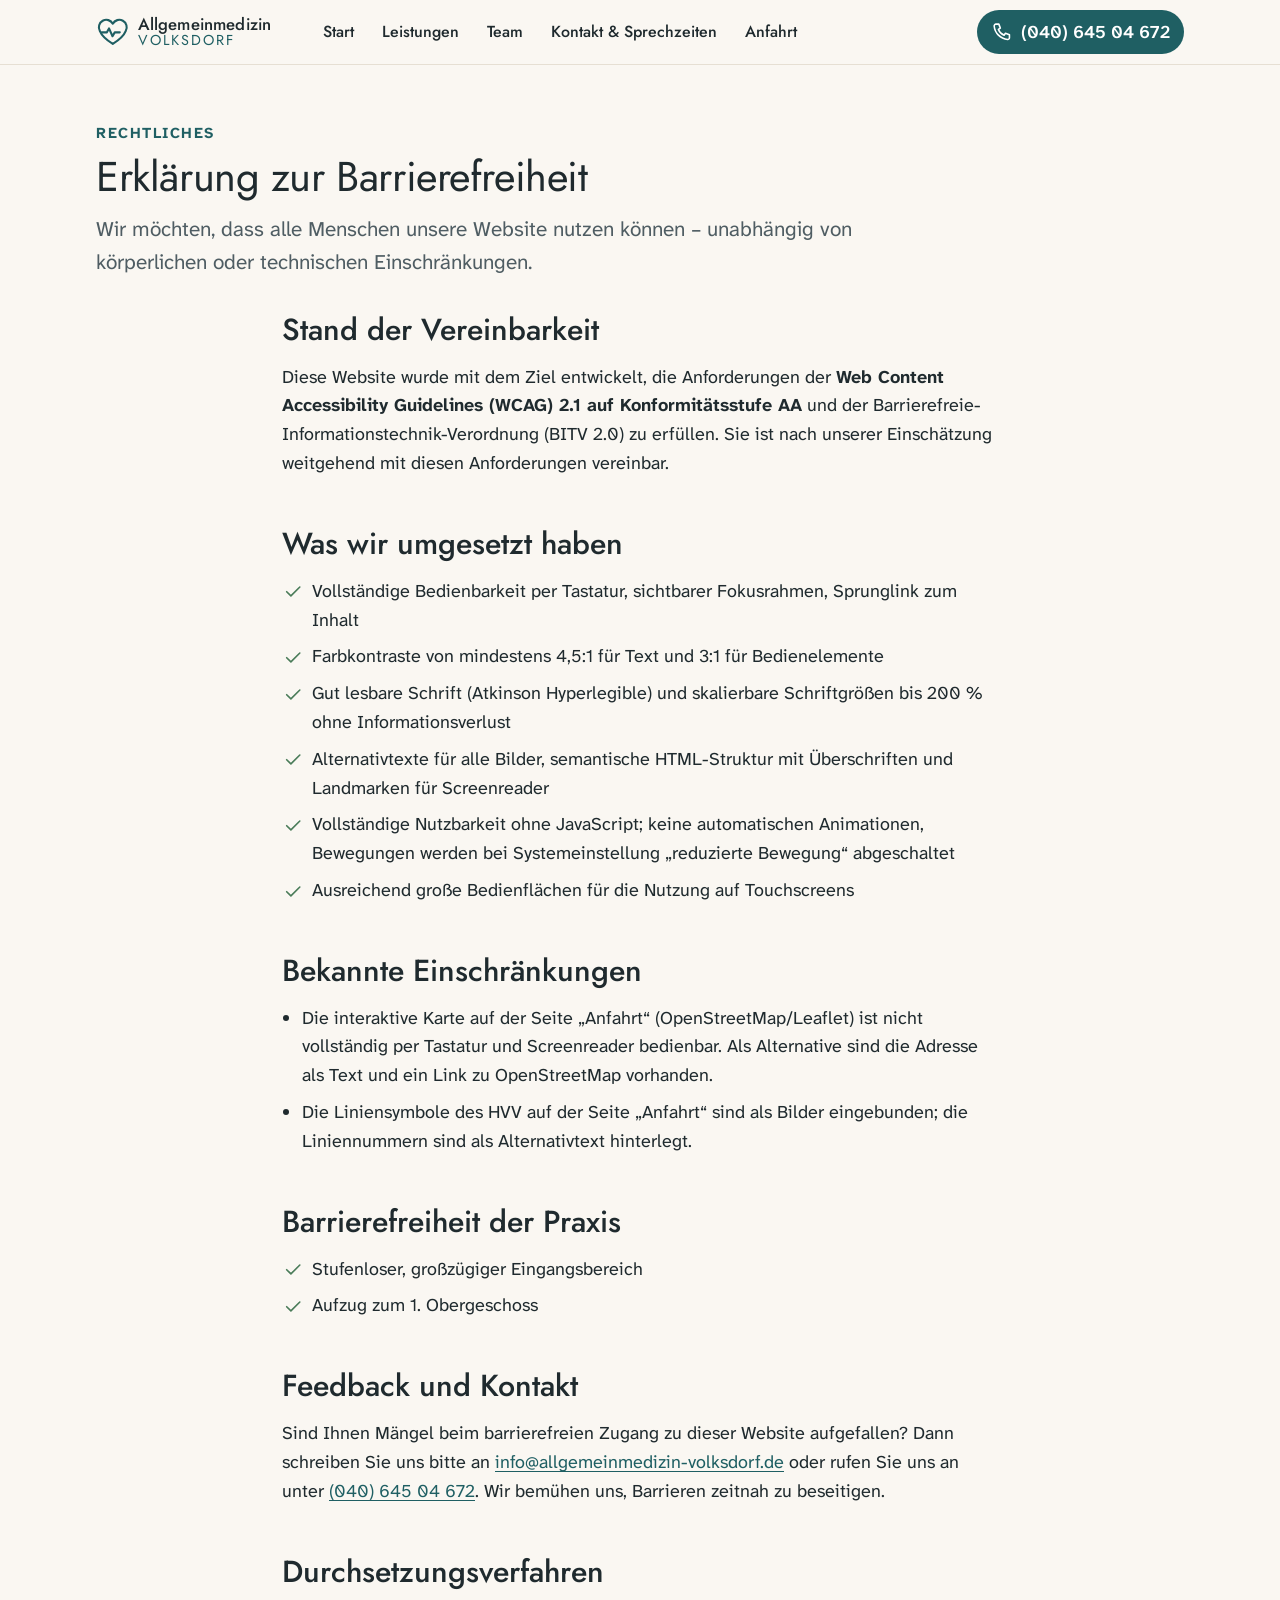
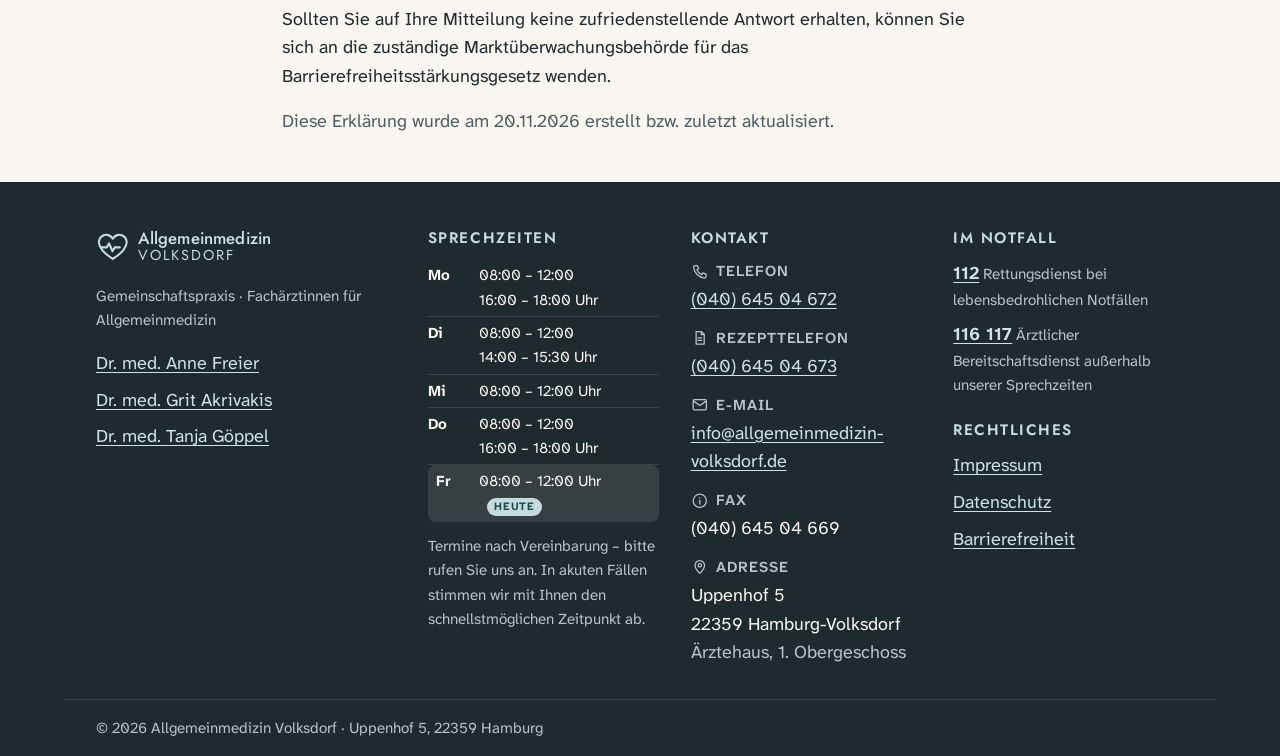
<file: barrierefreiheit.html>
<!DOCTYPE html>
<html lang="de">
<head>
  <meta charset="utf-8">
<meta name="viewport" content="width=device-width, initial-scale=1">
<title>Erklärung zur Barrierefreiheit – Allgemeinmedizin Volksdorf</title>
<meta name="description" content="Erklärung zur Barrierefreiheit der Website der Praxis Allgemeinmedizin Volksdorf gemäß Barrierefreiheitsstärkungsgesetz (BFSG): Stand der Vereinbarkeit mit WCAG 2.1 AA, bekannte Einschränkungen und Kontakt.">
<meta name="robots" content="noindex,nofollow">
<meta name="theme-color" content="#1f5f63">
<link rel="canonical" href="https://www.allgemeinmedizin-volksdorf.de/barrierefreiheit.html">
<meta property="og:type" content="website">
<meta property="og:site_name" content="Allgemeinmedizin Volksdorf">
<meta property="og:locale" content="de_DE">
<meta property="og:title" content="Erklärung zur Barrierefreiheit – Allgemeinmedizin Volksdorf">
<meta property="og:description" content="Erklärung zur Barrierefreiheit der Website der Praxis Allgemeinmedizin Volksdorf gemäß Barrierefreiheitsstärkungsgesetz (BFSG): Stand der Vereinbarkeit mit WCAG 2.1 AA, bekannte Einschränkungen und Kontakt.">
<meta property="og:url" content="https://www.allgemeinmedizin-volksdorf.de/barrierefreiheit.html">
<meta property="og:image" content="https://www.allgemeinmedizin-volksdorf.de/assets/images/og-default.jpg">
<meta property="og:image:width" content="1200">
<meta property="og:image:height" content="630">
<meta name="twitter:card" content="summary_large_image">
<link rel="icon" href="assets/images/favicon.ico" sizes="32x32">
<link rel="icon" href="assets/images/favicon.svg" type="image/svg+xml">
<link rel="apple-touch-icon" href="assets/images/apple-touch-icon.png">
<link rel="preload" href="assets/fonts/jost-latin.woff2" as="font" type="font/woff2" crossorigin="">
<link rel="preload" href="assets/fonts/atkinson-hyperlegible-next-latin.woff2" as="font" type="font/woff2" crossorigin="">
<link rel="stylesheet" href="assets/css/style.css">

  <script type="application/ld+json">{
  "@context": "https://schema.org",
  "@graph": [
    {
      "@type": "MedicalClinic",
      "@id": "https://www.allgemeinmedizin-volksdorf.de/#praxis",
      "name": "Allgemeinmedizin Volksdorf",
      "description": "Hausärztliche Versorgung, Manuelle Medizin, Psychosomatik, Akupunktur und Ultraschall – drei Fachärztinnen für Allgemeinmedizin im Ärztehaus Uppenhof 5, Hamburg-Volksdorf.",
      "url": "https://www.allgemeinmedizin-volksdorf.de/",
      "telephone": "+494064504672",
      "faxNumber": "+494064504669",
      "email": "info@allgemeinmedizin-volksdorf.de",
      "image": "https://www.allgemeinmedizin-volksdorf.de/assets/images/og-default.jpg",
      "medicalSpecialty": "PrimaryCare",
      "isAcceptingNewPatients": true,
      "address": {
        "@type": "PostalAddress",
        "streetAddress": "Uppenhof 5",
        "postalCode": "22359",
        "addressLocality": "Hamburg",
        "addressCountry": "DE"
      },
      "geo": {
        "@type": "GeoCoordinates",
        "latitude": 53.64811,
        "longitude": 10.16295
      },
      "openingHoursSpecification": [
        {
          "@type": "OpeningHoursSpecification",
          "dayOfWeek": "Monday",
          "opens": "08:00",
          "closes": "12:00"
        },
        {
          "@type": "OpeningHoursSpecification",
          "dayOfWeek": "Monday",
          "opens": "16:00",
          "closes": "18:00"
        },
        {
          "@type": "OpeningHoursSpecification",
          "dayOfWeek": "Tuesday",
          "opens": "08:00",
          "closes": "12:00"
        },
        {
          "@type": "OpeningHoursSpecification",
          "dayOfWeek": "Tuesday",
          "opens": "14:00",
          "closes": "15:30"
        },
        {
          "@type": "OpeningHoursSpecification",
          "dayOfWeek": "Wednesday",
          "opens": "08:00",
          "closes": "12:00"
        },
        {
          "@type": "OpeningHoursSpecification",
          "dayOfWeek": "Thursday",
          "opens": "08:00",
          "closes": "12:00"
        },
        {
          "@type": "OpeningHoursSpecification",
          "dayOfWeek": "Thursday",
          "opens": "16:00",
          "closes": "18:00"
        },
        {
          "@type": "OpeningHoursSpecification",
          "dayOfWeek": "Friday",
          "opens": "08:00",
          "closes": "12:00"
        }
      ],
      "availableService": [
        {
          "@type": "MedicalTherapy",
          "name": "Hausärztliche Versorgung",
          "url": "https://www.allgemeinmedizin-volksdorf.de/leistungen.html#hausaerztlich"
        },
        {
          "@type": "MedicalTherapy",
          "name": "Manuelle Medizin & Chirotherapie",
          "url": "https://www.allgemeinmedizin-volksdorf.de/leistungen.html#manuelle-medizin"
        },
        {
          "@type": "MedicalTherapy",
          "name": "Psychosomatische Grundversorgung",
          "url": "https://www.allgemeinmedizin-volksdorf.de/leistungen.html#psychosomatik"
        },
        {
          "@type": "MedicalTherapy",
          "name": "Akupunktur",
          "url": "https://www.allgemeinmedizin-volksdorf.de/leistungen.html#akupunktur"
        },
        {
          "@type": "MedicalTherapy",
          "name": "Ultraschalldiagnostik",
          "url": "https://www.allgemeinmedizin-volksdorf.de/leistungen.html#ultraschall"
        },
        {
          "@type": "MedicalTherapy",
          "name": "Hausbesuche",
          "url": "https://www.allgemeinmedizin-volksdorf.de/leistungen.html#hausbesuche"
        }
      ],
      "employee": [
        {
          "@type": "Physician",
          "@id": "https://www.allgemeinmedizin-volksdorf.de/annefreier.html#person",
          "name": "Dr. med. Anne Freier",
          "honorificPrefix": "Dr. med.",
          "givenName": "Anne",
          "familyName": "Freier",
          "jobTitle": "Fachärztin für Allgemeinmedizin",
          "medicalSpecialty": "PrimaryCare",
          "url": "https://www.allgemeinmedizin-volksdorf.de/annefreier.html",
          "image": "https://www.allgemeinmedizin-volksdorf.de/assets/images/platzhalter/portrait.jpg",
          "worksFor": {
            "@id": "https://www.allgemeinmedizin-volksdorf.de/#praxis"
          }
        },
        {
          "@type": "Physician",
          "@id": "https://www.allgemeinmedizin-volksdorf.de/gritakrivakis.html#person",
          "name": "Dr. med. Grit Akrivakis",
          "honorificPrefix": "Dr. med.",
          "givenName": "Grit",
          "familyName": "Akrivakis",
          "jobTitle": "Fachärztin für Allgemeinmedizin",
          "medicalSpecialty": "PrimaryCare",
          "url": "https://www.allgemeinmedizin-volksdorf.de/gritakrivakis.html",
          "image": "https://www.allgemeinmedizin-volksdorf.de/assets/images/platzhalter/portrait.jpg",
          "worksFor": {
            "@id": "https://www.allgemeinmedizin-volksdorf.de/#praxis"
          }
        },
        {
          "@type": "Physician",
          "@id": "https://www.allgemeinmedizin-volksdorf.de/tanjagoeppel.html#person",
          "name": "Dr. med. Tanja Göppel",
          "honorificPrefix": "Dr. med.",
          "givenName": "Tanja",
          "familyName": "Göppel",
          "jobTitle": "Fachärztin für Allgemeinmedizin",
          "medicalSpecialty": "PrimaryCare",
          "url": "https://www.allgemeinmedizin-volksdorf.de/tanjagoeppel.html",
          "image": "https://www.allgemeinmedizin-volksdorf.de/assets/images/platzhalter/portrait.jpg",
          "worksFor": {
            "@id": "https://www.allgemeinmedizin-volksdorf.de/#praxis"
          }
        }
      ]
    }
  ]
}</script>

</head>
<body class="">
  <a class="sprung" href="#inhalt">Zum Inhalt springen</a>
  <svg hidden="" aria-hidden="true" focusable="false" style="display:none">
  <symbol id="i-herz" viewBox="0 0 24 24"><path d="M12 20.6S4.6 16 2.7 11.3A5.2 5.2 0 0 1 12 6.2a5.2 5.2 0 0 1 9.3 5.1C19.4 16 12 20.6 12 20.6z"></path><path d="M4.2 12.4h3.6l1.5-2.8 2.5 5.6 1.6-2.8h3.6"></path></symbol>
  <symbol id="i-telefon" viewBox="0 0 24 24"><path d="M5.5 3.5h3.2l1.7 4.4-2.2 1.5a11.5 11.5 0 0 0 6.4 6.4l1.5-2.2 4.4 1.7v3.2a2 2 0 0 1-2.1 2A16.5 16.5 0 0 1 3.5 5.6a2 2 0 0 1 2-2.1z"></path></symbol>
  <symbol id="i-mail" viewBox="0 0 24 24"><rect x="3" y="5" width="18" height="14" rx="2"></rect><path d="m3.5 7 8.5 6 8.5-6"></path></symbol>
  <symbol id="i-menue" viewBox="0 0 24 24"><path d="M4 7h16M4 12h16M4 17h16"></path></symbol>
  <symbol id="i-zu" viewBox="0 0 24 24"><path d="M6 6l12 12M18 6L6 18"></path></symbol>
  <symbol id="i-warnung" viewBox="0 0 24 24"><path d="M12 3.6 2.6 20h18.8L12 3.6z"></path><path d="M12 9.6v4.6"></path><path d="M12 17.3h.01"></path></symbol>
  <symbol id="i-info" viewBox="0 0 24 24"><circle cx="12" cy="12" r="9"></circle><path d="M12 11v5.5M12 7.8h.01"></path></symbol>
  <symbol id="i-kalender" viewBox="0 0 24 24"><rect x="3.5" y="5" width="17" height="15.5" rx="2"></rect><path d="M3.5 10h17M8 3v4M16 3v4"></path></symbol>
  <symbol id="i-uhr" viewBox="0 0 24 24"><circle cx="12" cy="12" r="9"></circle><path d="M12 7.5V12l3 2"></path></symbol>
  <symbol id="i-kontakt" viewBox="0 0 24 24"><circle cx="12" cy="8" r="3.5"></circle><path d="M5 20a7 7 0 0 1 14 0"></path></symbol>
  <symbol id="i-ort" viewBox="0 0 24 24"><path d="M12 21s-6.5-6-6.5-11a6.5 6.5 0 0 1 13 0c0 5-6.5 11-6.5 11z"></path><circle cx="12" cy="10" r="2.3"></circle></symbol>
  <symbol id="i-pfeil-unten" viewBox="0 0 24 24"><path d="M6 9l6 6 6-6"></path></symbol>
  <symbol id="i-pfeil-rechts" viewBox="0 0 24 24"><path d="M5 12h14M13 6l6 6-6 6"></path></symbol>
  <symbol id="i-extern" viewBox="0 0 24 24"><path d="M14 4h6v6M20 4l-9 9"></path><path d="M19 13.5V18a2 2 0 0 1-2 2H6a2 2 0 0 1-2-2V7a2 2 0 0 1 2-2h4.5"></path></symbol>
  <symbol id="i-bahn" viewBox="0 0 24 24"><rect x="5" y="3.5" width="14" height="13.5" rx="3"></rect><path d="M5 10.5h14M8.5 17l-1.5 3M15.5 17l1.5 3M8 20h8"></path><circle cx="9" cy="14" r="1"></circle><circle cx="15" cy="14" r="1"></circle></symbol>
  <symbol id="i-bus" viewBox="0 0 24 24"><rect x="4" y="4" width="16" height="14" rx="3"></rect><path d="M4 10.5h16M8 18v2.5M16 18v2.5"></path><circle cx="8.5" cy="14.5" r="1"></circle><circle cx="15.5" cy="14.5" r="1"></circle></symbol>
  <symbol id="i-auto" viewBox="0 0 24 24"><path d="M5 13l1.6-4.5A2 2 0 0 1 8.5 7h7a2 2 0 0 1 1.9 1.5L19 13"></path><rect x="3.5" y="13" width="17" height="5" rx="1.5"></rect><path d="M6 18v2M18 18v2"></path><circle cx="7.5" cy="15.5" r=".9"></circle><circle cx="16.5" cy="15.5" r=".9"></circle></symbol>
  <symbol id="i-gebaeude" viewBox="0 0 24 24"><rect x="4" y="3.5" width="16" height="17" rx="1.5"></rect><path d="M12 7.5v6M9 10.5h6M9.5 20.5v-4h5v4"></path></symbol>
  <symbol id="i-rollstuhl" viewBox="0 0 24 24"><circle cx="12" cy="4.3" r="1.6"></circle><path d="M12 8v5.5h5l2.4 5"></path><path d="M9.5 10.3a5.5 5.5 0 1 0 6.8 6.6"></path></symbol>
  <symbol id="i-rezept" viewBox="0 0 24 24"><path d="M7 3.5h7l4 4v13H7z"></path><path d="M14 3.5v4h4M9.5 12h5M9.5 15.5h5"></path></symbol>
  <symbol id="i-haus" viewBox="0 0 24 24"><path d="M3.5 11 12 4l8.5 7"></path><path d="M6 9.5V20h12V9.5"></path><path d="M10 20v-5h4v5"></path></symbol>
  <symbol id="i-hand" viewBox="0 0 24 24"><path d="M8 12.5V6a1.5 1.5 0 0 1 3 0v5M11 11V4.5a1.5 1.5 0 0 1 3 0V11M14 11V6a1.5 1.5 0 0 1 3 0v7"></path><path d="M17 13v2.5a6 6 0 0 1-6 6h-.5a6 6 0 0 1-5.5-3.6L3.4 14a1.4 1.4 0 0 1 2.4-1.3L8 15.5"></path></symbol>
  <symbol id="i-nadel" viewBox="0 0 24 24"><path d="M4 20 14.5 9.5M12 7l5 5M14 5l5 5"></path><path d="M16.5 3.5 20.5 7.5"></path></symbol>
  <symbol id="i-schall" viewBox="0 0 24 24"><path d="M12 20a8 8 0 0 0 8-8H4a8 8 0 0 0 8 8z"></path><path d="M12 12V4M8.5 6.5 12 4l3.5 2.5"></path></symbol>
  <symbol id="i-gespraech" viewBox="0 0 24 24"><path d="M4 5.5h11a2 2 0 0 1 2 2v5a2 2 0 0 1-2 2H9l-4 3.5v-3.5a2 2 0 0 1-1-1.7v-5.3a2 2 0 0 1 0-2z"></path><path d="M17 9.5h1a2 2 0 0 1 2 2v4.3l-3-2.3"></path></symbol>
  <symbol id="i-schild" viewBox="0 0 24 24"><path d="M12 3.5 5 6v5.5c0 4.5 3 7.7 7 9 4-1.3 7-4.5 7-9V6z"></path><path d="m9 12 2 2 4-4"></path></symbol>
  <symbol id="i-check" viewBox="0 0 24 24"><path d="m5 12.5 4.5 4.5L19 7.5"></path></symbol>
  <symbol id="i-notfall" viewBox="0 0 24 24"><path d="M12 3.5 3.5 19h17z"></path><path d="M12 9.5v4.5M12 17h.01"></path></symbol>
  <symbol id="i-karte" viewBox="0 0 24 24"><path d="m3.5 6 5.5-2 6 2 5.5-2v14l-5.5 2-6-2-5.5 2z"></path><path d="M9 4v14M15 6v14"></path></symbol>
</svg>

  <header class="kopf">
  <div class="kopf-innen container">
    <a class="marke" href="index.html" aria-label="Allgemeinmedizin Volksdorf – zur Startseite">
      <svg class="icon marke-icon" aria-hidden="true"><use href="#i-herz"></use></svg>
      <span class="marke-text"><span class="marke-name">Allgemeinmedizin</span> <span class="marke-ort">Volksdorf</span></span>
    </a>

    <nav class="nav" id="hauptnavigation" aria-label="Hauptnavigation">
      <ul class="nav-liste">
        <li><a href="index.html">Start</a></li>
        <li><a href="leistungen.html">Leistungen</a></li>
        <li><a href="team.html">Team</a></li>
        <li><a href="kontakt.html">Kontakt &amp; Sprechzeiten</a></li>
        <li><a href="anfahrt.html">Anfahrt</a></li>
      </ul>
      <div class="nav-fuss">
        <a class="knopf knopf--primaer" href="tel:+494064504672">
          <svg class="icon" aria-hidden="true"><use href="#i-telefon"></use></svg>
          <span>(040) 645 04 672</span>
        </a>
        <p class="nav-fuss-hinweis">Termine vergeben wir telefonisch.</p>
      </div>
    </nav>

    <div class="kopf-aktionen">
      <a class="knopf knopf--primaer knopf--kopf" href="tel:+494064504672">
        <svg class="icon" aria-hidden="true"><use href="#i-telefon"></use></svg>
        <span class="knopf-text-lang">(040) 645 04 672</span>
        <span class="knopf-text-kurz">Anrufen</span>
      </a>
      <button class="menue-knopf" type="button" aria-expanded="false" aria-controls="hauptnavigation">
        <svg class="icon icon-auf" aria-hidden="true"><use href="#i-menue"></use></svg>
        <svg class="icon icon-zu" aria-hidden="true"><use href="#i-zu"></use></svg>
        <span>Menü</span>
      </button>
    </div>
  </div>
</header>


  <main id="inhalt" class="inhalt">
    <header class="seitenkopf">
  <div class="container seitenkopf-innen"><p class="rubrik">Rechtliches</p>
    <h1>Erklärung zur Barrierefreiheit</h1><p class="einleitung">Wir möchten, dass alle Menschen unsere Website nutzen können – unabhängig von körperlichen oder technischen Einschränkungen.</p>
  </div>
</header>
<section class="abschnitt abschnitt--eng abschnitt--oben-null">
  <div class="container prose">
    <h2>Stand der Vereinbarkeit</h2>
    <p>Diese Website wurde mit dem Ziel entwickelt, die Anforderungen der <b>Web Content Accessibility Guidelines (WCAG) 2.1 auf Konformitätsstufe AA</b> und der Barrierefreie-Informationstechnik-Verordnung (BITV 2.0) zu erfüllen. Sie ist nach unserer Einschätzung weitgehend mit diesen Anforderungen vereinbar.</p>

    <h2>Was wir umgesetzt haben</h2>
    <ul class="liste-haken">
      <li><svg class="icon" aria-hidden="true"><use href="#i-check"></use></svg>Vollständige Bedienbarkeit per Tastatur, sichtbarer Fokusrahmen, Sprunglink zum Inhalt</li>
      <li><svg class="icon" aria-hidden="true"><use href="#i-check"></use></svg>Farbkontraste von mindestens 4,5:1 für Text und 3:1 für Bedienelemente</li>
      <li><svg class="icon" aria-hidden="true"><use href="#i-check"></use></svg>Gut lesbare Schrift (Atkinson Hyperlegible) und skalierbare Schriftgrößen bis 200 % ohne Informationsverlust</li>
      <li><svg class="icon" aria-hidden="true"><use href="#i-check"></use></svg>Alternativtexte für alle Bilder, semantische HTML-Struktur mit Überschriften und Landmarken für Screenreader</li>
      <li><svg class="icon" aria-hidden="true"><use href="#i-check"></use></svg>Vollständige Nutzbarkeit ohne JavaScript; keine automatischen Animationen, Bewegungen werden bei Systemeinstellung „reduzierte Bewegung“ abgeschaltet</li>
      <li><svg class="icon" aria-hidden="true"><use href="#i-check"></use></svg>Ausreichend große Bedienflächen für die Nutzung auf Touchscreens</li>
    </ul>

    <h2>Bekannte Einschränkungen</h2>
    <ul>
      <li>Die interaktive Karte auf der Seite „Anfahrt“ (OpenStreetMap/Leaflet) ist nicht vollständig per Tastatur und Screenreader bedienbar. Als Alternative sind die Adresse als Text und ein Link zu OpenStreetMap vorhanden.</li>
      <li>Die Liniensymbole des HVV auf der Seite „Anfahrt“ sind als Bilder eingebunden; die Liniennummern sind als Alternativtext hinterlegt.</li>
    </ul>

    <h2>Barrierefreiheit der Praxis</h2>
    <ul class="liste-haken">
      <li><svg class="icon" aria-hidden="true"><use href="#i-check"></use></svg>Stufenloser, großzügiger Eingangsbereich</li>
      <li><svg class="icon" aria-hidden="true"><use href="#i-check"></use></svg>Aufzug zum 1. Obergeschoss</li>
    </ul>

    <h2>Feedback und Kontakt</h2>
    <p>Sind Ihnen Mängel beim barrierefreien Zugang zu dieser Website aufgefallen? Dann schreiben Sie uns bitte an <a href="mailto:info@allgemeinmedizin-volksdorf.de">info@allgemeinmedizin-volksdorf.de</a> oder rufen Sie uns an unter <a href="tel:+494064504672">(040) 645 04 672</a>. Wir bemühen uns, Barrieren zeitnah zu beseitigen.</p>

    <h2>Durchsetzungsverfahren</h2>
    <p>Sollten Sie auf Ihre Mitteilung keine zufriedenstellende Antwort erhalten, können Sie sich an die zuständige Marktüberwachungsbehörde für das Barrierefreiheitsstärkungsgesetz wenden. <!-- TODO Praxis: zuständige Marktüberwachungsbehörde (Bundesland Hamburg) eintragen --></p>

    <p class="dezent">Diese Erklärung wurde am 20.11.2026 erstellt bzw. zuletzt aktualisiert.</p>
  </div>
</section>


  </main>

  <footer class="fuss">
  <div class="container fuss-innen">
    <div class="fuss-spalte fuss-praxis">
      <a class="marke marke--hell" href="index.html">
        <svg class="icon marke-icon" aria-hidden="true"><use href="#i-herz"></use></svg>
        <span class="marke-text"><span class="marke-name">Allgemeinmedizin</span> <span class="marke-ort">Volksdorf</span></span>
      </a>
      <p class="fuss-untertitel">Gemeinschaftspraxis · Fachärztinnen für Allgemeinmedizin</p>
      <ul class="fuss-aerztinnen">
        <li><a href="annefreier.html">Dr. med. Anne Freier</a></li>
        <li><a href="gritakrivakis.html">Dr. med. Grit Akrivakis</a></li>
        <li><a href="tanjagoeppel.html">Dr. med. Tanja Göppel</a></li>
      </ul>
    </div>

    <div class="fuss-spalte">
      <h2 class="fuss-titel">Sprechzeiten</h2>
      <table class="zeiten zeiten--kompakt">
  <caption class="sr-only">Sprechzeiten der Praxis</caption>
  <tbody>
    <tr data-tag="1">
      <th scope="row"><abbr title="Montag">Mo</abbr></th>
      <td>
        <span class="zeit"><time datetime="08:00">08:00</time> – <time datetime="12:00">12:00</time></span>
        <span class="zeit"><time datetime="16:00">16:00</time> – <time datetime="18:00">18:00</time> Uhr</span>
      </td>
    </tr>
    <tr data-tag="2">
      <th scope="row"><abbr title="Dienstag">Di</abbr></th>
      <td>
        <span class="zeit"><time datetime="08:00">08:00</time> – <time datetime="12:00">12:00</time></span>
        <span class="zeit"><time datetime="14:00">14:00</time> – <time datetime="15:30">15:30</time> Uhr</span>
      </td>
    </tr>
    <tr data-tag="3">
      <th scope="row"><abbr title="Mittwoch">Mi</abbr></th>
      <td>
        <span class="zeit"><time datetime="08:00">08:00</time> – <time datetime="12:00">12:00</time> Uhr</span>
      </td>
    </tr>
    <tr data-tag="4">
      <th scope="row"><abbr title="Donnerstag">Do</abbr></th>
      <td>
        <span class="zeit"><time datetime="08:00">08:00</time> – <time datetime="12:00">12:00</time></span>
        <span class="zeit"><time datetime="16:00">16:00</time> – <time datetime="18:00">18:00</time> Uhr</span>
      </td>
    </tr>
    <tr data-tag="5">
      <th scope="row"><abbr title="Freitag">Fr</abbr></th>
      <td>
        <span class="zeit"><time datetime="08:00">08:00</time> – <time datetime="12:00">12:00</time> Uhr</span>
      </td>
    </tr>
  </tbody>
</table>

      <p class="fuss-klein">Termine nach Vereinbarung – bitte rufen Sie uns an. In akuten Fällen stimmen wir mit Ihnen den schnellstmöglichen Zeitpunkt ab.</p>
    </div>

    <div class="fuss-spalte">
      <h2 class="fuss-titel">Kontakt</h2>
      <address class="kontakt">
  <dl>
    <div><dt><svg class="icon" aria-hidden="true"><use href="#i-telefon"></use></svg>Telefon</dt><dd><a href="tel:+494064504672">(040) 645 04 672</a></dd></div>
    <div><dt><svg class="icon" aria-hidden="true"><use href="#i-rezept"></use></svg>Rezepttelefon</dt><dd><a href="tel:+494064504673">(040) 645 04 673</a></dd></div>
    <div><dt><svg class="icon" aria-hidden="true"><use href="#i-mail"></use></svg>E-Mail</dt><dd><a href="mailto:info@allgemeinmedizin-volksdorf.de">info@allgemeinmedizin-volksdorf.de</a></dd></div>
    <div><dt><svg class="icon" aria-hidden="true"><use href="#i-info"></use></svg>Fax</dt><dd>(040) 645 04 669</dd></div>
    <div><dt><svg class="icon" aria-hidden="true"><use href="#i-ort"></use></svg>Adresse</dt><dd>Uppenhof 5<br>22359 Hamburg-Volksdorf<br><span class="dezent">Ärztehaus, 1. Obergeschoss</span></dd></div>
  </dl>
</address>

    </div>

    <div class="fuss-spalte">
      <h2 class="fuss-titel">Im Notfall</h2>
      <ul class="fuss-notfall">
        <li><a href="tel:112"><b>112</b></a> Rettungsdienst bei lebensbedrohlichen Notfällen</li>
        <li><a href="tel:116117"><b>116 117</b></a> Ärztlicher Bereitschaftsdienst außerhalb unserer Sprechzeiten</li>
      </ul>
      <h2 class="fuss-titel">Rechtliches</h2>
      <ul class="fuss-links">
        <li><a href="impressum.html">Impressum</a></li>
        <li><a href="datenschutz.html">Datenschutz</a></li>
        <li><a href="barrierefreiheit.html">Barrierefreiheit</a></li>
      </ul>
    </div>
  </div>
  <div class="container fuss-zeile">
    <p>© 2026 Allgemeinmedizin Volksdorf · Uppenhof 5, 22359 Hamburg</p>
  </div>
</footer>

  <script src="assets/js/site.js" defer=""></script>
</body>
</html>
</file>
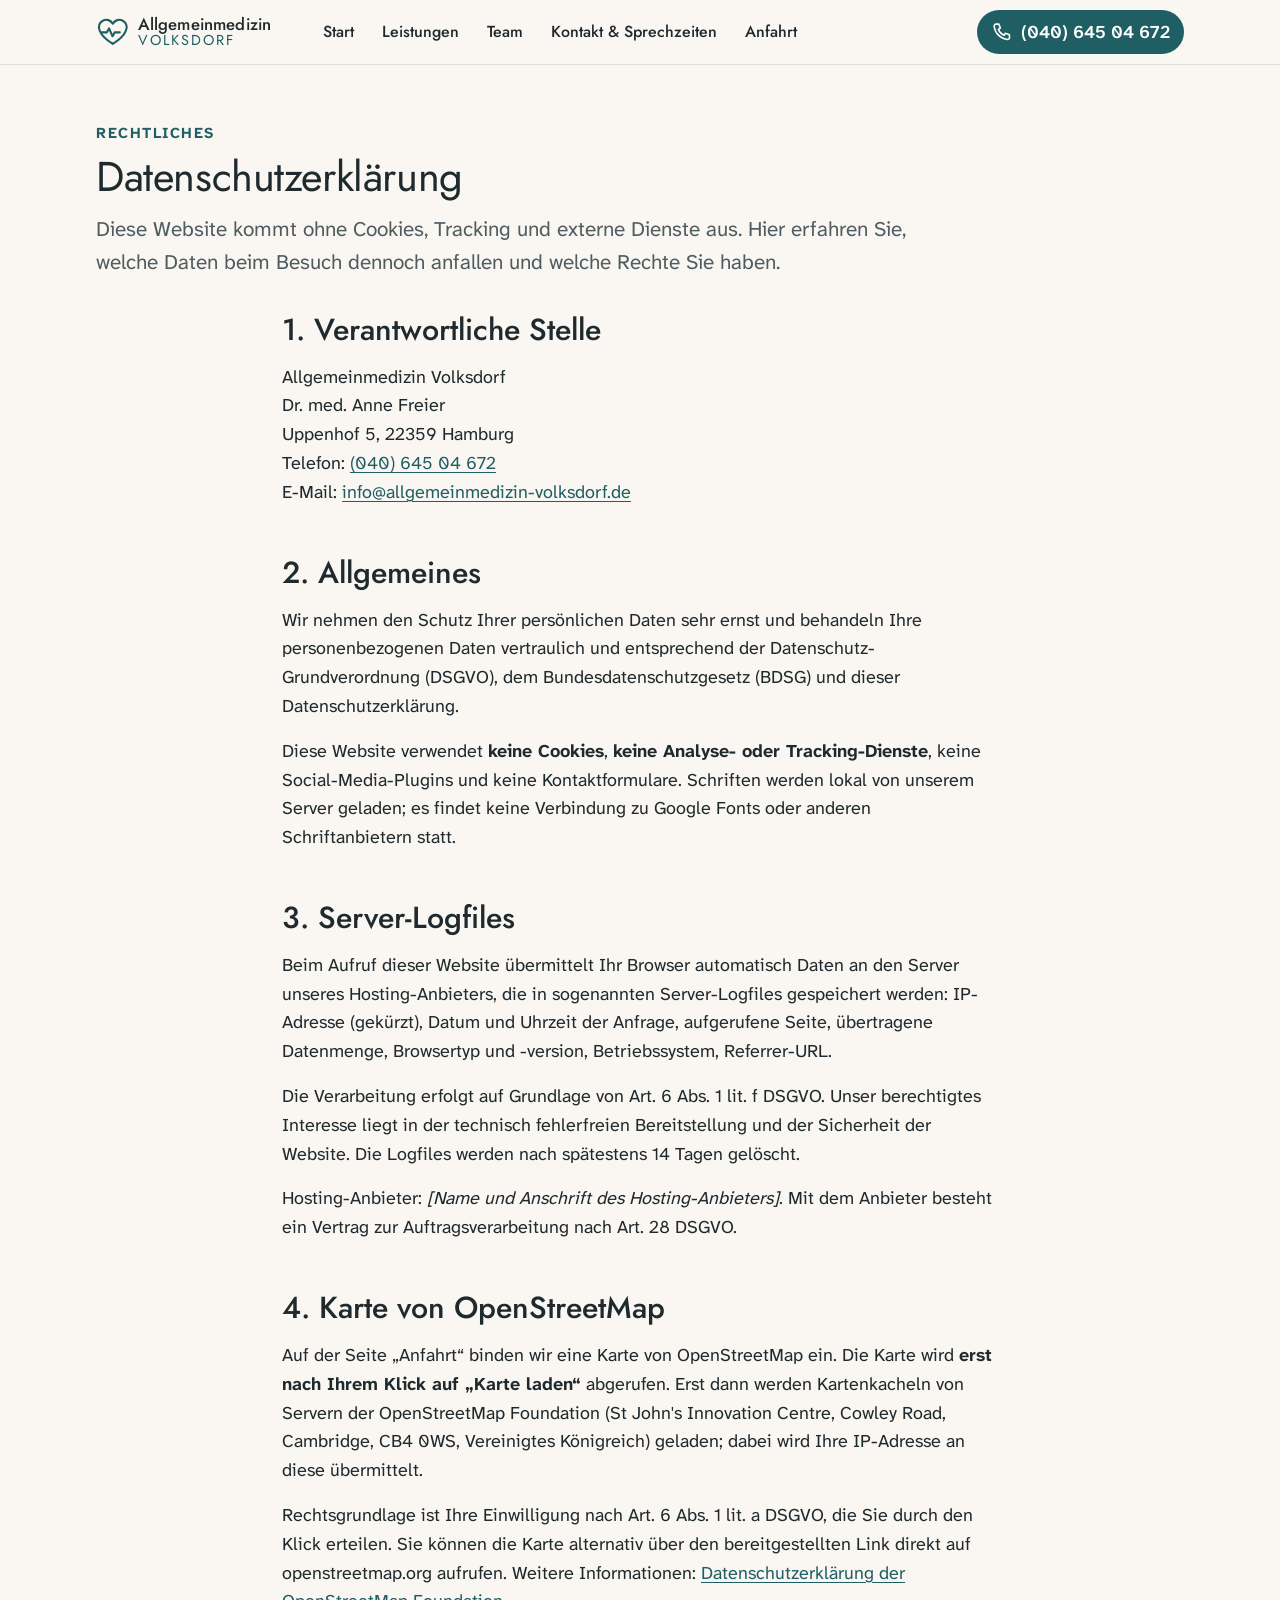
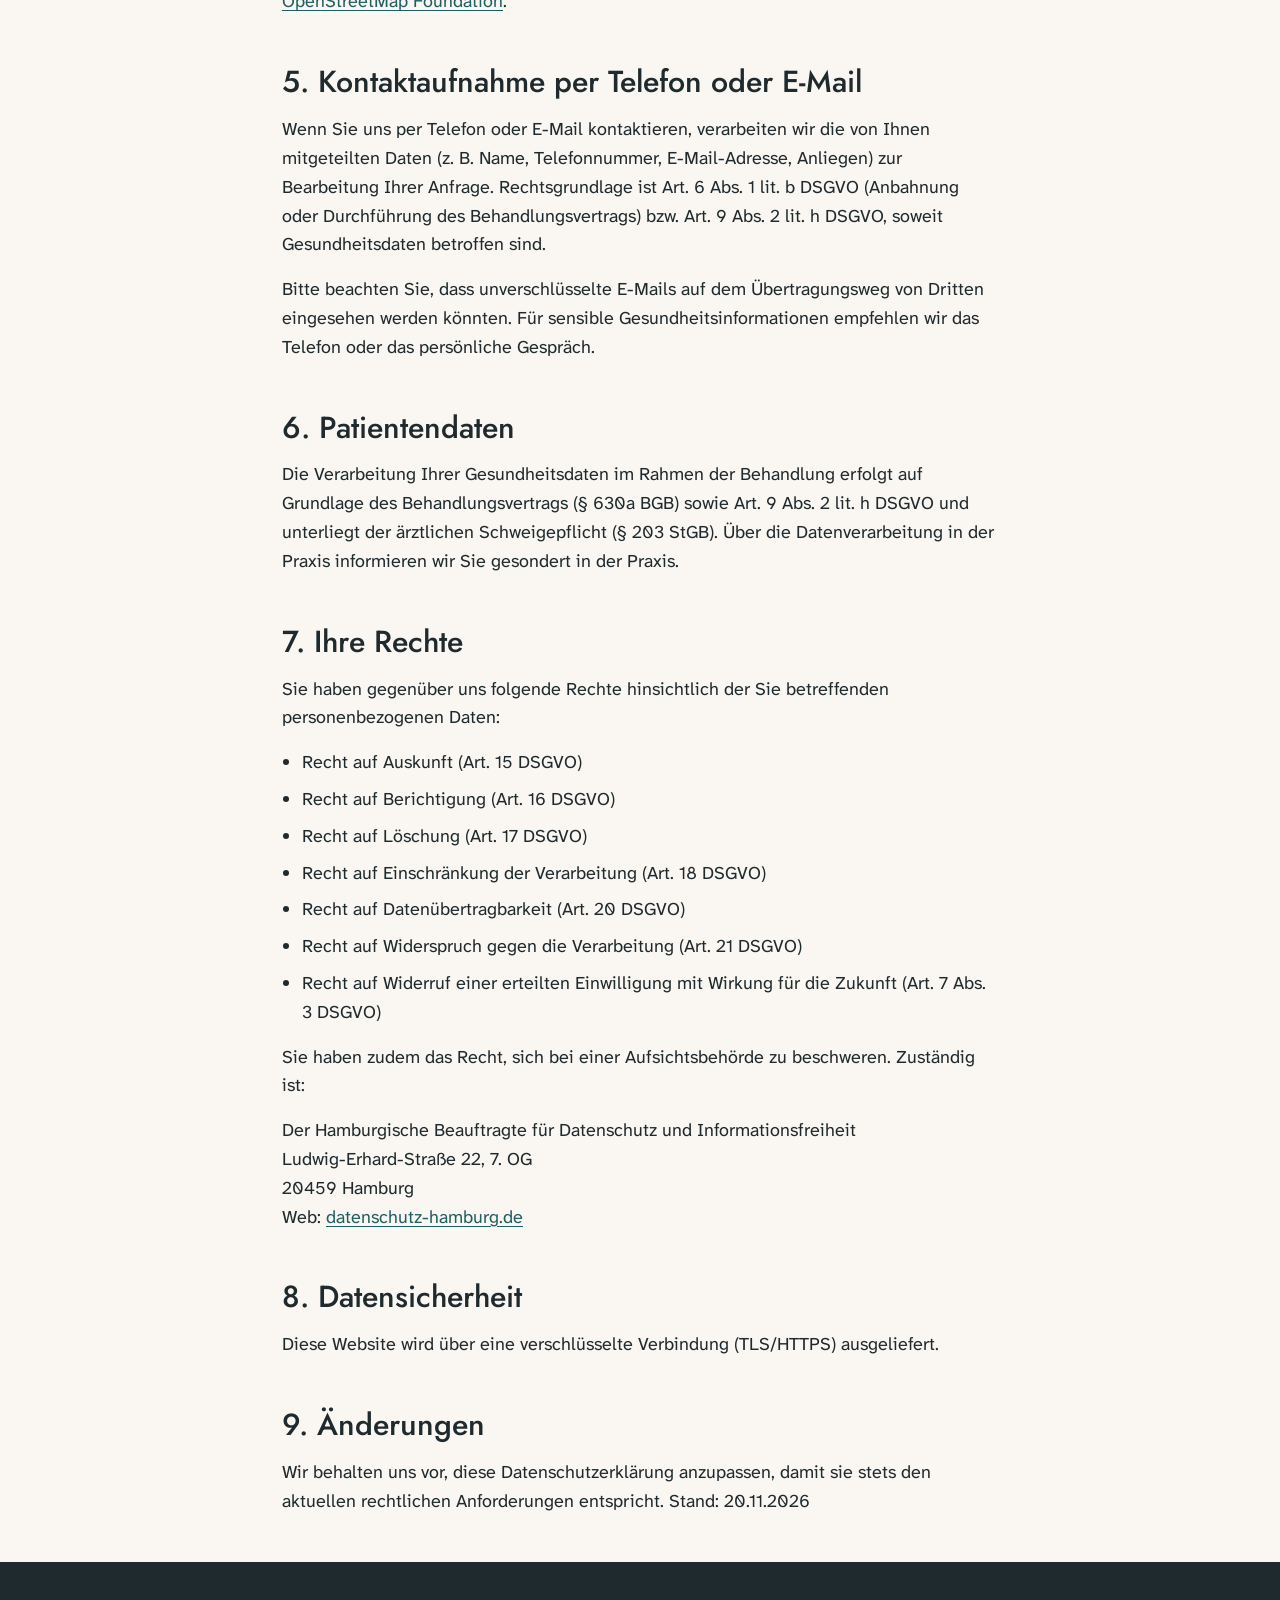
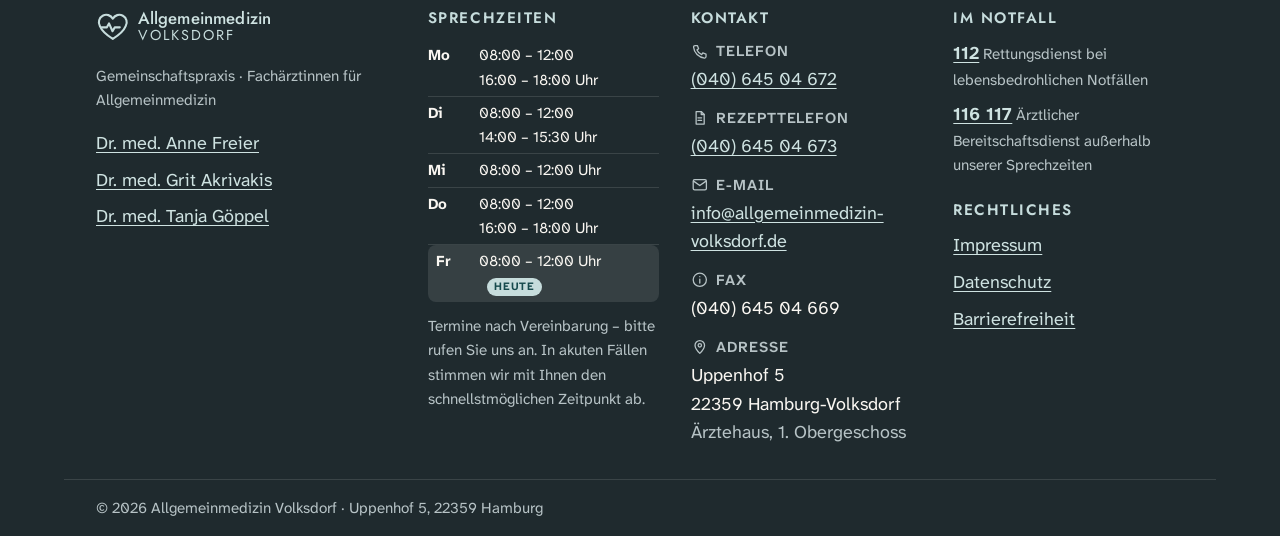
<file: datenschutz.html>
<!DOCTYPE html>
<html lang="de">
<head>
  <meta charset="utf-8">
<meta name="viewport" content="width=device-width, initial-scale=1">
<title>Datenschutzerklärung – Allgemeinmedizin Volksdorf</title>
<meta name="description" content="Datenschutzerklärung der Praxis Allgemeinmedizin Volksdorf: Informationen zur Verarbeitung personenbezogener Daten beim Besuch der Website, zur Karte von OpenStreetMap und zu Ihren Rechten nach DSGVO.">
<meta name="robots" content="noindex,nofollow">
<meta name="theme-color" content="#1f5f63">
<link rel="canonical" href="https://www.allgemeinmedizin-volksdorf.de/datenschutz.html">
<meta property="og:type" content="website">
<meta property="og:site_name" content="Allgemeinmedizin Volksdorf">
<meta property="og:locale" content="de_DE">
<meta property="og:title" content="Datenschutzerklärung – Allgemeinmedizin Volksdorf">
<meta property="og:description" content="Datenschutzerklärung der Praxis Allgemeinmedizin Volksdorf: Informationen zur Verarbeitung personenbezogener Daten beim Besuch der Website, zur Karte von OpenStreetMap und zu Ihren Rechten nach DSGVO.">
<meta property="og:url" content="https://www.allgemeinmedizin-volksdorf.de/datenschutz.html">
<meta property="og:image" content="https://www.allgemeinmedizin-volksdorf.de/assets/images/og-default.jpg">
<meta property="og:image:width" content="1200">
<meta property="og:image:height" content="630">
<meta name="twitter:card" content="summary_large_image">
<link rel="icon" href="assets/images/favicon.ico" sizes="32x32">
<link rel="icon" href="assets/images/favicon.svg" type="image/svg+xml">
<link rel="apple-touch-icon" href="assets/images/apple-touch-icon.png">
<link rel="preload" href="assets/fonts/jost-latin.woff2" as="font" type="font/woff2" crossorigin="">
<link rel="preload" href="assets/fonts/atkinson-hyperlegible-next-latin.woff2" as="font" type="font/woff2" crossorigin="">
<link rel="stylesheet" href="assets/css/style.css">

  <script type="application/ld+json">{
  "@context": "https://schema.org",
  "@graph": [
    {
      "@type": "MedicalClinic",
      "@id": "https://www.allgemeinmedizin-volksdorf.de/#praxis",
      "name": "Allgemeinmedizin Volksdorf",
      "description": "Hausärztliche Versorgung, Manuelle Medizin, Psychosomatik, Akupunktur und Ultraschall – drei Fachärztinnen für Allgemeinmedizin im Ärztehaus Uppenhof 5, Hamburg-Volksdorf.",
      "url": "https://www.allgemeinmedizin-volksdorf.de/",
      "telephone": "+494064504672",
      "faxNumber": "+494064504669",
      "email": "info@allgemeinmedizin-volksdorf.de",
      "image": "https://www.allgemeinmedizin-volksdorf.de/assets/images/og-default.jpg",
      "medicalSpecialty": "PrimaryCare",
      "isAcceptingNewPatients": true,
      "address": {
        "@type": "PostalAddress",
        "streetAddress": "Uppenhof 5",
        "postalCode": "22359",
        "addressLocality": "Hamburg",
        "addressCountry": "DE"
      },
      "geo": {
        "@type": "GeoCoordinates",
        "latitude": 53.64811,
        "longitude": 10.16295
      },
      "openingHoursSpecification": [
        {
          "@type": "OpeningHoursSpecification",
          "dayOfWeek": "Monday",
          "opens": "08:00",
          "closes": "12:00"
        },
        {
          "@type": "OpeningHoursSpecification",
          "dayOfWeek": "Monday",
          "opens": "16:00",
          "closes": "18:00"
        },
        {
          "@type": "OpeningHoursSpecification",
          "dayOfWeek": "Tuesday",
          "opens": "08:00",
          "closes": "12:00"
        },
        {
          "@type": "OpeningHoursSpecification",
          "dayOfWeek": "Tuesday",
          "opens": "14:00",
          "closes": "15:30"
        },
        {
          "@type": "OpeningHoursSpecification",
          "dayOfWeek": "Wednesday",
          "opens": "08:00",
          "closes": "12:00"
        },
        {
          "@type": "OpeningHoursSpecification",
          "dayOfWeek": "Thursday",
          "opens": "08:00",
          "closes": "12:00"
        },
        {
          "@type": "OpeningHoursSpecification",
          "dayOfWeek": "Thursday",
          "opens": "16:00",
          "closes": "18:00"
        },
        {
          "@type": "OpeningHoursSpecification",
          "dayOfWeek": "Friday",
          "opens": "08:00",
          "closes": "12:00"
        }
      ],
      "availableService": [
        {
          "@type": "MedicalTherapy",
          "name": "Hausärztliche Versorgung",
          "url": "https://www.allgemeinmedizin-volksdorf.de/leistungen.html#hausaerztlich"
        },
        {
          "@type": "MedicalTherapy",
          "name": "Manuelle Medizin & Chirotherapie",
          "url": "https://www.allgemeinmedizin-volksdorf.de/leistungen.html#manuelle-medizin"
        },
        {
          "@type": "MedicalTherapy",
          "name": "Psychosomatische Grundversorgung",
          "url": "https://www.allgemeinmedizin-volksdorf.de/leistungen.html#psychosomatik"
        },
        {
          "@type": "MedicalTherapy",
          "name": "Akupunktur",
          "url": "https://www.allgemeinmedizin-volksdorf.de/leistungen.html#akupunktur"
        },
        {
          "@type": "MedicalTherapy",
          "name": "Ultraschalldiagnostik",
          "url": "https://www.allgemeinmedizin-volksdorf.de/leistungen.html#ultraschall"
        },
        {
          "@type": "MedicalTherapy",
          "name": "Hausbesuche",
          "url": "https://www.allgemeinmedizin-volksdorf.de/leistungen.html#hausbesuche"
        }
      ],
      "employee": [
        {
          "@type": "Physician",
          "@id": "https://www.allgemeinmedizin-volksdorf.de/annefreier.html#person",
          "name": "Dr. med. Anne Freier",
          "honorificPrefix": "Dr. med.",
          "givenName": "Anne",
          "familyName": "Freier",
          "jobTitle": "Fachärztin für Allgemeinmedizin",
          "medicalSpecialty": "PrimaryCare",
          "url": "https://www.allgemeinmedizin-volksdorf.de/annefreier.html",
          "image": "https://www.allgemeinmedizin-volksdorf.de/assets/images/platzhalter/portrait.jpg",
          "worksFor": {
            "@id": "https://www.allgemeinmedizin-volksdorf.de/#praxis"
          }
        },
        {
          "@type": "Physician",
          "@id": "https://www.allgemeinmedizin-volksdorf.de/gritakrivakis.html#person",
          "name": "Dr. med. Grit Akrivakis",
          "honorificPrefix": "Dr. med.",
          "givenName": "Grit",
          "familyName": "Akrivakis",
          "jobTitle": "Fachärztin für Allgemeinmedizin",
          "medicalSpecialty": "PrimaryCare",
          "url": "https://www.allgemeinmedizin-volksdorf.de/gritakrivakis.html",
          "image": "https://www.allgemeinmedizin-volksdorf.de/assets/images/platzhalter/portrait.jpg",
          "worksFor": {
            "@id": "https://www.allgemeinmedizin-volksdorf.de/#praxis"
          }
        },
        {
          "@type": "Physician",
          "@id": "https://www.allgemeinmedizin-volksdorf.de/tanjagoeppel.html#person",
          "name": "Dr. med. Tanja Göppel",
          "honorificPrefix": "Dr. med.",
          "givenName": "Tanja",
          "familyName": "Göppel",
          "jobTitle": "Fachärztin für Allgemeinmedizin",
          "medicalSpecialty": "PrimaryCare",
          "url": "https://www.allgemeinmedizin-volksdorf.de/tanjagoeppel.html",
          "image": "https://www.allgemeinmedizin-volksdorf.de/assets/images/platzhalter/portrait.jpg",
          "worksFor": {
            "@id": "https://www.allgemeinmedizin-volksdorf.de/#praxis"
          }
        }
      ]
    }
  ]
}</script>

</head>
<body class="">
  <a class="sprung" href="#inhalt">Zum Inhalt springen</a>
  <svg hidden="" aria-hidden="true" focusable="false" style="display:none">
  <symbol id="i-herz" viewBox="0 0 24 24"><path d="M12 20.6S4.6 16 2.7 11.3A5.2 5.2 0 0 1 12 6.2a5.2 5.2 0 0 1 9.3 5.1C19.4 16 12 20.6 12 20.6z"></path><path d="M4.2 12.4h3.6l1.5-2.8 2.5 5.6 1.6-2.8h3.6"></path></symbol>
  <symbol id="i-telefon" viewBox="0 0 24 24"><path d="M5.5 3.5h3.2l1.7 4.4-2.2 1.5a11.5 11.5 0 0 0 6.4 6.4l1.5-2.2 4.4 1.7v3.2a2 2 0 0 1-2.1 2A16.5 16.5 0 0 1 3.5 5.6a2 2 0 0 1 2-2.1z"></path></symbol>
  <symbol id="i-mail" viewBox="0 0 24 24"><rect x="3" y="5" width="18" height="14" rx="2"></rect><path d="m3.5 7 8.5 6 8.5-6"></path></symbol>
  <symbol id="i-menue" viewBox="0 0 24 24"><path d="M4 7h16M4 12h16M4 17h16"></path></symbol>
  <symbol id="i-zu" viewBox="0 0 24 24"><path d="M6 6l12 12M18 6L6 18"></path></symbol>
  <symbol id="i-warnung" viewBox="0 0 24 24"><path d="M12 3.6 2.6 20h18.8L12 3.6z"></path><path d="M12 9.6v4.6"></path><path d="M12 17.3h.01"></path></symbol>
  <symbol id="i-info" viewBox="0 0 24 24"><circle cx="12" cy="12" r="9"></circle><path d="M12 11v5.5M12 7.8h.01"></path></symbol>
  <symbol id="i-kalender" viewBox="0 0 24 24"><rect x="3.5" y="5" width="17" height="15.5" rx="2"></rect><path d="M3.5 10h17M8 3v4M16 3v4"></path></symbol>
  <symbol id="i-uhr" viewBox="0 0 24 24"><circle cx="12" cy="12" r="9"></circle><path d="M12 7.5V12l3 2"></path></symbol>
  <symbol id="i-kontakt" viewBox="0 0 24 24"><circle cx="12" cy="8" r="3.5"></circle><path d="M5 20a7 7 0 0 1 14 0"></path></symbol>
  <symbol id="i-ort" viewBox="0 0 24 24"><path d="M12 21s-6.5-6-6.5-11a6.5 6.5 0 0 1 13 0c0 5-6.5 11-6.5 11z"></path><circle cx="12" cy="10" r="2.3"></circle></symbol>
  <symbol id="i-pfeil-unten" viewBox="0 0 24 24"><path d="M6 9l6 6 6-6"></path></symbol>
  <symbol id="i-pfeil-rechts" viewBox="0 0 24 24"><path d="M5 12h14M13 6l6 6-6 6"></path></symbol>
  <symbol id="i-extern" viewBox="0 0 24 24"><path d="M14 4h6v6M20 4l-9 9"></path><path d="M19 13.5V18a2 2 0 0 1-2 2H6a2 2 0 0 1-2-2V7a2 2 0 0 1 2-2h4.5"></path></symbol>
  <symbol id="i-bahn" viewBox="0 0 24 24"><rect x="5" y="3.5" width="14" height="13.5" rx="3"></rect><path d="M5 10.5h14M8.5 17l-1.5 3M15.5 17l1.5 3M8 20h8"></path><circle cx="9" cy="14" r="1"></circle><circle cx="15" cy="14" r="1"></circle></symbol>
  <symbol id="i-bus" viewBox="0 0 24 24"><rect x="4" y="4" width="16" height="14" rx="3"></rect><path d="M4 10.5h16M8 18v2.5M16 18v2.5"></path><circle cx="8.5" cy="14.5" r="1"></circle><circle cx="15.5" cy="14.5" r="1"></circle></symbol>
  <symbol id="i-auto" viewBox="0 0 24 24"><path d="M5 13l1.6-4.5A2 2 0 0 1 8.5 7h7a2 2 0 0 1 1.9 1.5L19 13"></path><rect x="3.5" y="13" width="17" height="5" rx="1.5"></rect><path d="M6 18v2M18 18v2"></path><circle cx="7.5" cy="15.5" r=".9"></circle><circle cx="16.5" cy="15.5" r=".9"></circle></symbol>
  <symbol id="i-gebaeude" viewBox="0 0 24 24"><rect x="4" y="3.5" width="16" height="17" rx="1.5"></rect><path d="M12 7.5v6M9 10.5h6M9.5 20.5v-4h5v4"></path></symbol>
  <symbol id="i-rollstuhl" viewBox="0 0 24 24"><circle cx="12" cy="4.3" r="1.6"></circle><path d="M12 8v5.5h5l2.4 5"></path><path d="M9.5 10.3a5.5 5.5 0 1 0 6.8 6.6"></path></symbol>
  <symbol id="i-rezept" viewBox="0 0 24 24"><path d="M7 3.5h7l4 4v13H7z"></path><path d="M14 3.5v4h4M9.5 12h5M9.5 15.5h5"></path></symbol>
  <symbol id="i-haus" viewBox="0 0 24 24"><path d="M3.5 11 12 4l8.5 7"></path><path d="M6 9.5V20h12V9.5"></path><path d="M10 20v-5h4v5"></path></symbol>
  <symbol id="i-hand" viewBox="0 0 24 24"><path d="M8 12.5V6a1.5 1.5 0 0 1 3 0v5M11 11V4.5a1.5 1.5 0 0 1 3 0V11M14 11V6a1.5 1.5 0 0 1 3 0v7"></path><path d="M17 13v2.5a6 6 0 0 1-6 6h-.5a6 6 0 0 1-5.5-3.6L3.4 14a1.4 1.4 0 0 1 2.4-1.3L8 15.5"></path></symbol>
  <symbol id="i-nadel" viewBox="0 0 24 24"><path d="M4 20 14.5 9.5M12 7l5 5M14 5l5 5"></path><path d="M16.5 3.5 20.5 7.5"></path></symbol>
  <symbol id="i-schall" viewBox="0 0 24 24"><path d="M12 20a8 8 0 0 0 8-8H4a8 8 0 0 0 8 8z"></path><path d="M12 12V4M8.5 6.5 12 4l3.5 2.5"></path></symbol>
  <symbol id="i-gespraech" viewBox="0 0 24 24"><path d="M4 5.5h11a2 2 0 0 1 2 2v5a2 2 0 0 1-2 2H9l-4 3.5v-3.5a2 2 0 0 1-1-1.7v-5.3a2 2 0 0 1 0-2z"></path><path d="M17 9.5h1a2 2 0 0 1 2 2v4.3l-3-2.3"></path></symbol>
  <symbol id="i-schild" viewBox="0 0 24 24"><path d="M12 3.5 5 6v5.5c0 4.5 3 7.7 7 9 4-1.3 7-4.5 7-9V6z"></path><path d="m9 12 2 2 4-4"></path></symbol>
  <symbol id="i-check" viewBox="0 0 24 24"><path d="m5 12.5 4.5 4.5L19 7.5"></path></symbol>
  <symbol id="i-notfall" viewBox="0 0 24 24"><path d="M12 3.5 3.5 19h17z"></path><path d="M12 9.5v4.5M12 17h.01"></path></symbol>
  <symbol id="i-karte" viewBox="0 0 24 24"><path d="m3.5 6 5.5-2 6 2 5.5-2v14l-5.5 2-6-2-5.5 2z"></path><path d="M9 4v14M15 6v14"></path></symbol>
</svg>

  <header class="kopf">
  <div class="kopf-innen container">
    <a class="marke" href="index.html" aria-label="Allgemeinmedizin Volksdorf – zur Startseite">
      <svg class="icon marke-icon" aria-hidden="true"><use href="#i-herz"></use></svg>
      <span class="marke-text"><span class="marke-name">Allgemeinmedizin</span> <span class="marke-ort">Volksdorf</span></span>
    </a>

    <nav class="nav" id="hauptnavigation" aria-label="Hauptnavigation">
      <ul class="nav-liste">
        <li><a href="index.html">Start</a></li>
        <li><a href="leistungen.html">Leistungen</a></li>
        <li><a href="team.html">Team</a></li>
        <li><a href="kontakt.html">Kontakt &amp; Sprechzeiten</a></li>
        <li><a href="anfahrt.html">Anfahrt</a></li>
      </ul>
      <div class="nav-fuss">
        <a class="knopf knopf--primaer" href="tel:+494064504672">
          <svg class="icon" aria-hidden="true"><use href="#i-telefon"></use></svg>
          <span>(040) 645 04 672</span>
        </a>
        <p class="nav-fuss-hinweis">Termine vergeben wir telefonisch.</p>
      </div>
    </nav>

    <div class="kopf-aktionen">
      <a class="knopf knopf--primaer knopf--kopf" href="tel:+494064504672">
        <svg class="icon" aria-hidden="true"><use href="#i-telefon"></use></svg>
        <span class="knopf-text-lang">(040) 645 04 672</span>
        <span class="knopf-text-kurz">Anrufen</span>
      </a>
      <button class="menue-knopf" type="button" aria-expanded="false" aria-controls="hauptnavigation">
        <svg class="icon icon-auf" aria-hidden="true"><use href="#i-menue"></use></svg>
        <svg class="icon icon-zu" aria-hidden="true"><use href="#i-zu"></use></svg>
        <span>Menü</span>
      </button>
    </div>
  </div>
</header>


  <main id="inhalt" class="inhalt">
    <header class="seitenkopf">
  <div class="container seitenkopf-innen"><p class="rubrik">Rechtliches</p>
    <h1>Datenschutzerklärung</h1><p class="einleitung">Diese Website kommt ohne Cookies, Tracking und externe Dienste aus. Hier erfahren Sie, welche Daten beim Besuch dennoch anfallen und welche Rechte Sie haben.</p>
  </div>
</header>
<section class="abschnitt abschnitt--eng abschnitt--oben-null">
  <div class="container prose">
    <h2>1. Verantwortliche Stelle</h2>
    <p>
      Allgemeinmedizin Volksdorf<br>
      Dr. med. Anne Freier<br>
      Uppenhof 5, 22359 Hamburg<br>
      Telefon: <a href="tel:+494064504672">(040) 645 04 672</a><br>
      E-Mail: <a href="mailto:info@allgemeinmedizin-volksdorf.de">info@allgemeinmedizin-volksdorf.de</a>
    </p>

    <h2>2. Allgemeines</h2>
    <p>Wir nehmen den Schutz Ihrer persönlichen Daten sehr ernst und behandeln Ihre personenbezogenen Daten vertraulich und entsprechend der Datenschutz-Grundverordnung (DSGVO), dem Bundesdatenschutzgesetz (BDSG) und dieser Datenschutzerklärung.</p>
    <p>Diese Website verwendet <b>keine Cookies</b>, <b>keine Analyse- oder Tracking-Dienste</b>, keine Social-Media-Plugins und keine Kontaktformulare. Schriften werden lokal von unserem Server geladen; es findet keine Verbindung zu Google Fonts oder anderen Schriftanbietern statt.</p>

    <h2>3. Server-Logfiles</h2>
    <p>Beim Aufruf dieser Website übermittelt Ihr Browser automatisch Daten an den Server unseres Hosting-Anbieters, die in sogenannten Server-Logfiles gespeichert werden: IP-Adresse (gekürzt), Datum und Uhrzeit der Anfrage, aufgerufene Seite, übertragene Datenmenge, Browsertyp und -version, Betriebssystem, Referrer-URL.</p>
    <p>Die Verarbeitung erfolgt auf Grundlage von Art. 6 Abs. 1 lit. f DSGVO. Unser berechtigtes Interesse liegt in der technisch fehlerfreien Bereitstellung und der Sicherheit der Website. Die Logfiles werden nach spätestens 14 Tagen gelöscht.</p>
    <p>Hosting-Anbieter: <!-- TODO Praxis: Hosting-Provider mit Anschrift eintragen --> <i>[Name und Anschrift des Hosting-Anbieters]</i>. Mit dem Anbieter besteht ein Vertrag zur Auftragsverarbeitung nach Art. 28 DSGVO.</p>

    <h2>4. Karte von OpenStreetMap</h2>
    <p>Auf der Seite „Anfahrt“ binden wir eine Karte von OpenStreetMap ein. Die Karte wird <b>erst nach Ihrem Klick auf „Karte laden“</b> abgerufen. Erst dann werden Kartenkacheln von Servern der OpenStreetMap Foundation (St John's Innovation Centre, Cowley Road, Cambridge, CB4 0WS, Vereinigtes Königreich) geladen; dabei wird Ihre IP-Adresse an diese übermittelt.</p>
    <p>Rechtsgrundlage ist Ihre Einwilligung nach Art. 6 Abs. 1 lit. a DSGVO, die Sie durch den Klick erteilen. Sie können die Karte alternativ über den bereitgestellten Link direkt auf openstreetmap.org aufrufen. Weitere Informationen: <a href="https://wiki.osmfoundation.org/wiki/Privacy_Policy" target="_blank" rel="noopener">Datenschutzerklärung der OpenStreetMap Foundation<span class="sr-only"> (öffnet in neuem Tab)</span></a>.</p>

    <h2>5. Kontaktaufnahme per Telefon oder E-Mail</h2>
    <p>Wenn Sie uns per Telefon oder E-Mail kontaktieren, verarbeiten wir die von Ihnen mitgeteilten Daten (z. B. Name, Telefonnummer, E-Mail-Adresse, Anliegen) zur Bearbeitung Ihrer Anfrage. Rechtsgrundlage ist Art. 6 Abs. 1 lit. b DSGVO (Anbahnung oder Durchführung des Behandlungsvertrags) bzw. Art. 9 Abs. 2 lit. h DSGVO, soweit Gesundheitsdaten betroffen sind.</p>
    <p>Bitte beachten Sie, dass unverschlüsselte E-Mails auf dem Übertragungsweg von Dritten eingesehen werden könnten. Für sensible Gesundheitsinformationen empfehlen wir das Telefon oder das persönliche Gespräch.</p>

    <h2>6. Patientendaten</h2>
    <p>Die Verarbeitung Ihrer Gesundheitsdaten im Rahmen der Behandlung erfolgt auf Grundlage des Behandlungsvertrags (§ 630a BGB) sowie Art. 9 Abs. 2 lit. h DSGVO und unterliegt der ärztlichen Schweigepflicht (§ 203 StGB). Über die Datenverarbeitung in der Praxis informieren wir Sie gesondert in der Praxis.</p>

    <h2>7. Ihre Rechte</h2>
    <p>Sie haben gegenüber uns folgende Rechte hinsichtlich der Sie betreffenden personenbezogenen Daten:</p>
    <ul>
      <li>Recht auf Auskunft (Art. 15 DSGVO)</li>
      <li>Recht auf Berichtigung (Art. 16 DSGVO)</li>
      <li>Recht auf Löschung (Art. 17 DSGVO)</li>
      <li>Recht auf Einschränkung der Verarbeitung (Art. 18 DSGVO)</li>
      <li>Recht auf Datenübertragbarkeit (Art. 20 DSGVO)</li>
      <li>Recht auf Widerspruch gegen die Verarbeitung (Art. 21 DSGVO)</li>
      <li>Recht auf Widerruf einer erteilten Einwilligung mit Wirkung für die Zukunft (Art. 7 Abs. 3 DSGVO)</li>
    </ul>
    <p>Sie haben zudem das Recht, sich bei einer Aufsichtsbehörde zu beschweren. Zuständig ist:</p>
    <p>
      Der Hamburgische Beauftragte für Datenschutz und Informationsfreiheit<br>
      Ludwig-Erhard-Straße 22, 7. OG<br>
      20459 Hamburg<br>
      Web: <a href="https://datenschutz-hamburg.de" target="_blank" rel="noopener">datenschutz-hamburg.de<span class="sr-only"> (öffnet in neuem Tab)</span></a>
    </p>

    <h2>8. Datensicherheit</h2>
    <p>Diese Website wird über eine verschlüsselte Verbindung (TLS/HTTPS) ausgeliefert. <!-- TODO Praxis: HTTPS beim Hosting sicherstellen --></p>

    <h2>9. Änderungen</h2>
    <p>Wir behalten uns vor, diese Datenschutzerklärung anzupassen, damit sie stets den aktuellen rechtlichen Anforderungen entspricht. Stand: 20.11.2026</p>
  </div>
</section>


  </main>

  <footer class="fuss">
  <div class="container fuss-innen">
    <div class="fuss-spalte fuss-praxis">
      <a class="marke marke--hell" href="index.html">
        <svg class="icon marke-icon" aria-hidden="true"><use href="#i-herz"></use></svg>
        <span class="marke-text"><span class="marke-name">Allgemeinmedizin</span> <span class="marke-ort">Volksdorf</span></span>
      </a>
      <p class="fuss-untertitel">Gemeinschaftspraxis · Fachärztinnen für Allgemeinmedizin</p>
      <ul class="fuss-aerztinnen">
        <li><a href="annefreier.html">Dr. med. Anne Freier</a></li>
        <li><a href="gritakrivakis.html">Dr. med. Grit Akrivakis</a></li>
        <li><a href="tanjagoeppel.html">Dr. med. Tanja Göppel</a></li>
      </ul>
    </div>

    <div class="fuss-spalte">
      <h2 class="fuss-titel">Sprechzeiten</h2>
      <table class="zeiten zeiten--kompakt">
  <caption class="sr-only">Sprechzeiten der Praxis</caption>
  <tbody>
    <tr data-tag="1">
      <th scope="row"><abbr title="Montag">Mo</abbr></th>
      <td>
        <span class="zeit"><time datetime="08:00">08:00</time> – <time datetime="12:00">12:00</time></span>
        <span class="zeit"><time datetime="16:00">16:00</time> – <time datetime="18:00">18:00</time> Uhr</span>
      </td>
    </tr>
    <tr data-tag="2">
      <th scope="row"><abbr title="Dienstag">Di</abbr></th>
      <td>
        <span class="zeit"><time datetime="08:00">08:00</time> – <time datetime="12:00">12:00</time></span>
        <span class="zeit"><time datetime="14:00">14:00</time> – <time datetime="15:30">15:30</time> Uhr</span>
      </td>
    </tr>
    <tr data-tag="3">
      <th scope="row"><abbr title="Mittwoch">Mi</abbr></th>
      <td>
        <span class="zeit"><time datetime="08:00">08:00</time> – <time datetime="12:00">12:00</time> Uhr</span>
      </td>
    </tr>
    <tr data-tag="4">
      <th scope="row"><abbr title="Donnerstag">Do</abbr></th>
      <td>
        <span class="zeit"><time datetime="08:00">08:00</time> – <time datetime="12:00">12:00</time></span>
        <span class="zeit"><time datetime="16:00">16:00</time> – <time datetime="18:00">18:00</time> Uhr</span>
      </td>
    </tr>
    <tr data-tag="5">
      <th scope="row"><abbr title="Freitag">Fr</abbr></th>
      <td>
        <span class="zeit"><time datetime="08:00">08:00</time> – <time datetime="12:00">12:00</time> Uhr</span>
      </td>
    </tr>
  </tbody>
</table>

      <p class="fuss-klein">Termine nach Vereinbarung – bitte rufen Sie uns an. In akuten Fällen stimmen wir mit Ihnen den schnellstmöglichen Zeitpunkt ab.</p>
    </div>

    <div class="fuss-spalte">
      <h2 class="fuss-titel">Kontakt</h2>
      <address class="kontakt">
  <dl>
    <div><dt><svg class="icon" aria-hidden="true"><use href="#i-telefon"></use></svg>Telefon</dt><dd><a href="tel:+494064504672">(040) 645 04 672</a></dd></div>
    <div><dt><svg class="icon" aria-hidden="true"><use href="#i-rezept"></use></svg>Rezepttelefon</dt><dd><a href="tel:+494064504673">(040) 645 04 673</a></dd></div>
    <div><dt><svg class="icon" aria-hidden="true"><use href="#i-mail"></use></svg>E-Mail</dt><dd><a href="mailto:info@allgemeinmedizin-volksdorf.de">info@allgemeinmedizin-volksdorf.de</a></dd></div>
    <div><dt><svg class="icon" aria-hidden="true"><use href="#i-info"></use></svg>Fax</dt><dd>(040) 645 04 669</dd></div>
    <div><dt><svg class="icon" aria-hidden="true"><use href="#i-ort"></use></svg>Adresse</dt><dd>Uppenhof 5<br>22359 Hamburg-Volksdorf<br><span class="dezent">Ärztehaus, 1. Obergeschoss</span></dd></div>
  </dl>
</address>

    </div>

    <div class="fuss-spalte">
      <h2 class="fuss-titel">Im Notfall</h2>
      <ul class="fuss-notfall">
        <li><a href="tel:112"><b>112</b></a> Rettungsdienst bei lebensbedrohlichen Notfällen</li>
        <li><a href="tel:116117"><b>116 117</b></a> Ärztlicher Bereitschaftsdienst außerhalb unserer Sprechzeiten</li>
      </ul>
      <h2 class="fuss-titel">Rechtliches</h2>
      <ul class="fuss-links">
        <li><a href="impressum.html">Impressum</a></li>
        <li><a href="datenschutz.html">Datenschutz</a></li>
        <li><a href="barrierefreiheit.html">Barrierefreiheit</a></li>
      </ul>
    </div>
  </div>
  <div class="container fuss-zeile">
    <p>© 2026 Allgemeinmedizin Volksdorf · Uppenhof 5, 22359 Hamburg</p>
  </div>
</footer>

  <script src="assets/js/site.js" defer=""></script>
</body>
</html>
</file>
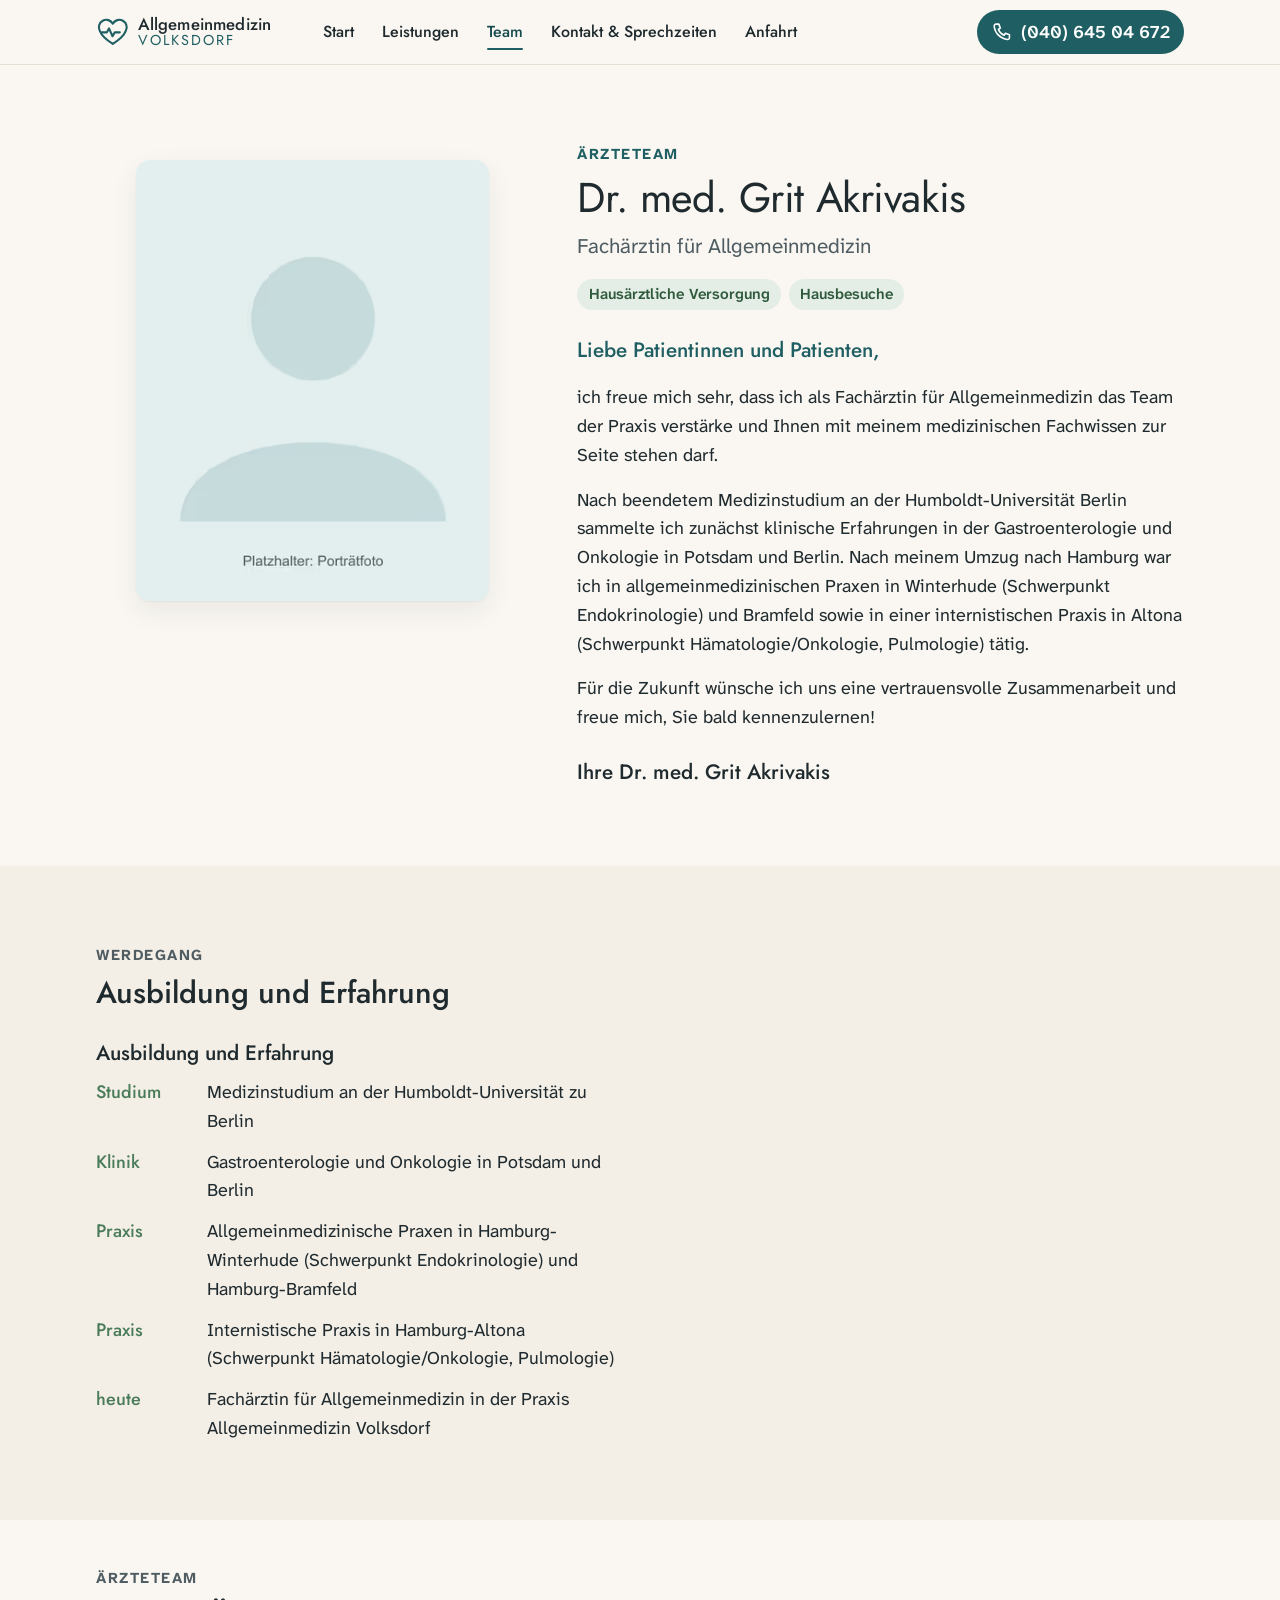
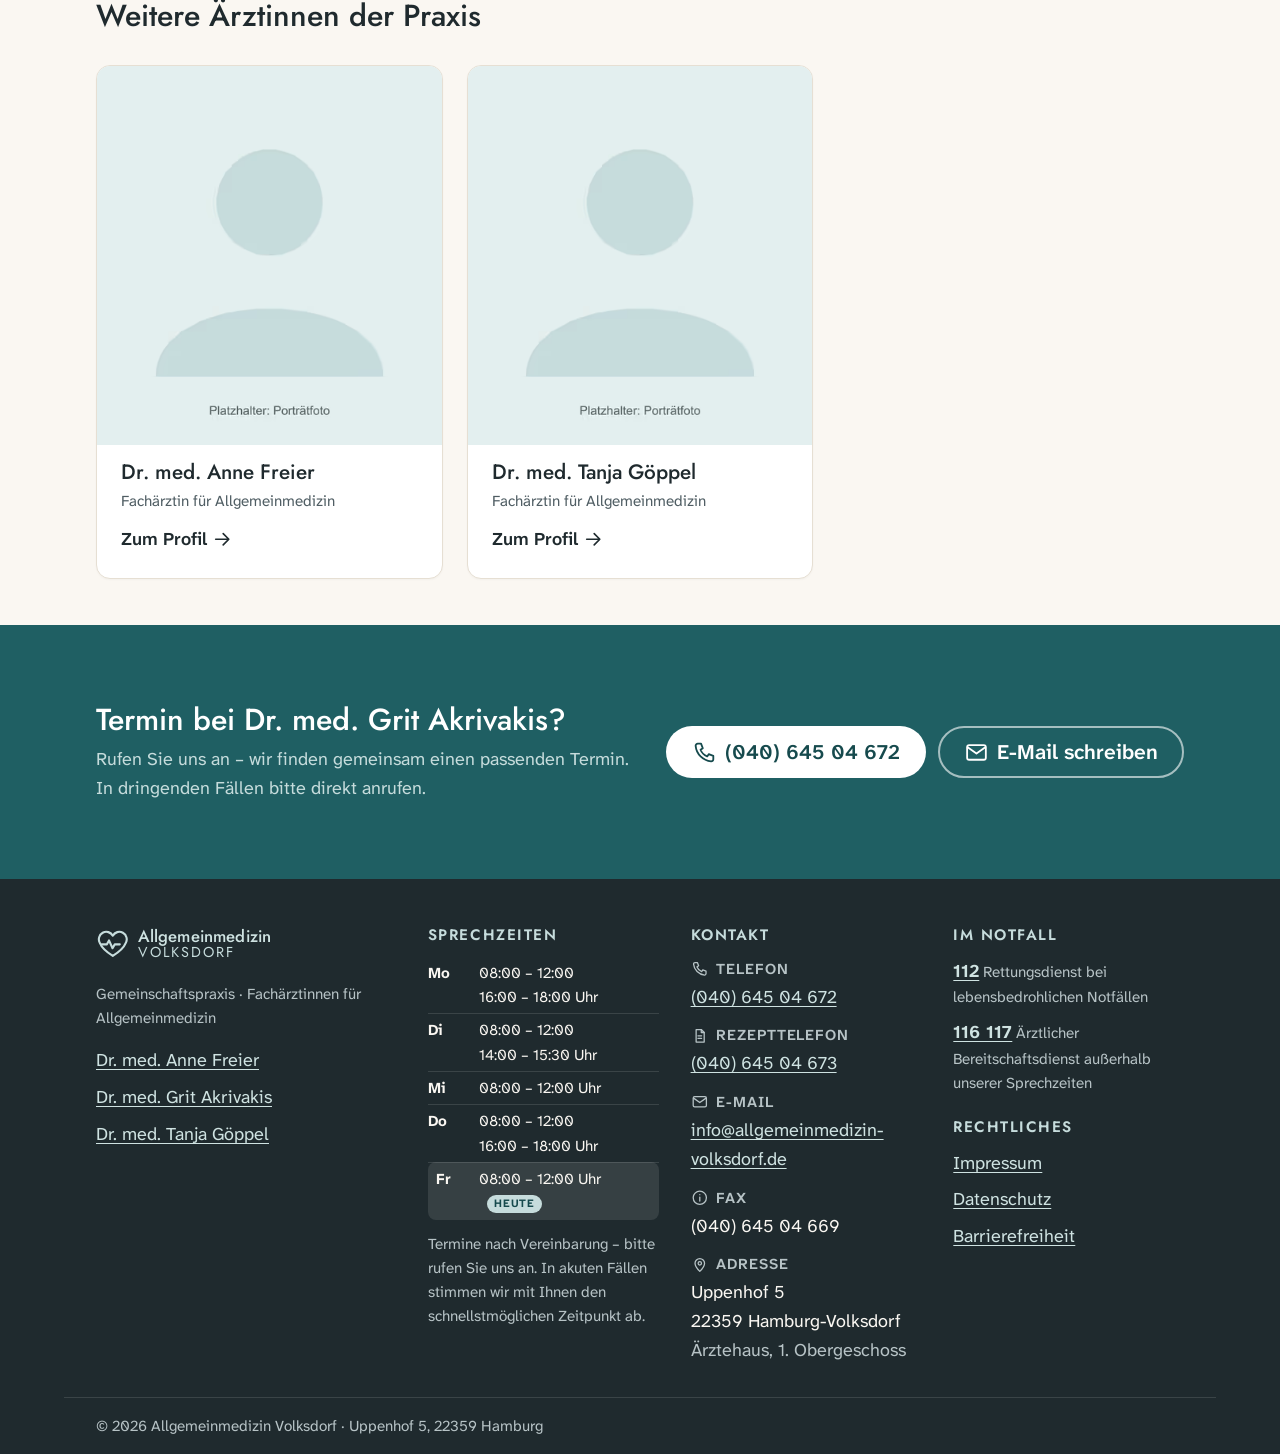
<file: gritakrivakis.html>
<!DOCTYPE html>
<html lang="de">
<head>
  <meta charset="utf-8">
<meta name="viewport" content="width=device-width, initial-scale=1">
<title>Dr. med. Grit Akrivakis – Allgemeinmedizin Volksdorf</title>
<meta name="description" content="Dr. med. Grit Akrivakis, Fachärztin für Allgemeinmedizin in Hamburg-Volksdorf mit klinischer Erfahrung in Gastroenterologie, Onkologie und Endokrinologie.">
<meta name="robots" content="noindex,nofollow">
<meta name="theme-color" content="#1f5f63">
<link rel="canonical" href="https://www.allgemeinmedizin-volksdorf.de/gritakrivakis.html">
<meta property="og:type" content="website">
<meta property="og:site_name" content="Allgemeinmedizin Volksdorf">
<meta property="og:locale" content="de_DE">
<meta property="og:title" content="Dr. med. Grit Akrivakis – Allgemeinmedizin Volksdorf">
<meta property="og:description" content="Dr. med. Grit Akrivakis, Fachärztin für Allgemeinmedizin in Hamburg-Volksdorf mit klinischer Erfahrung in Gastroenterologie, Onkologie und Endokrinologie.">
<meta property="og:url" content="https://www.allgemeinmedizin-volksdorf.de/gritakrivakis.html">
<meta property="og:image" content="https://www.allgemeinmedizin-volksdorf.de/assets/images/og-default.jpg">
<meta property="og:image:width" content="1200">
<meta property="og:image:height" content="630">
<meta name="twitter:card" content="summary_large_image">
<link rel="icon" href="assets/images/favicon.ico" sizes="32x32">
<link rel="icon" href="assets/images/favicon.svg" type="image/svg+xml">
<link rel="apple-touch-icon" href="assets/images/apple-touch-icon.png">
<link rel="preload" href="assets/fonts/jost-latin.woff2" as="font" type="font/woff2" crossorigin="">
<link rel="preload" href="assets/fonts/atkinson-hyperlegible-next-latin.woff2" as="font" type="font/woff2" crossorigin="">
<link rel="stylesheet" href="assets/css/style.css">

  <script type="application/ld+json">{
  "@context": "https://schema.org",
  "@graph": [
    {
      "@type": "MedicalClinic",
      "@id": "https://www.allgemeinmedizin-volksdorf.de/#praxis",
      "name": "Allgemeinmedizin Volksdorf",
      "description": "Hausärztliche Versorgung, Manuelle Medizin, Psychosomatik, Akupunktur und Ultraschall – drei Fachärztinnen für Allgemeinmedizin im Ärztehaus Uppenhof 5, Hamburg-Volksdorf.",
      "url": "https://www.allgemeinmedizin-volksdorf.de/",
      "telephone": "+494064504672",
      "faxNumber": "+494064504669",
      "email": "info@allgemeinmedizin-volksdorf.de",
      "image": "https://www.allgemeinmedizin-volksdorf.de/assets/images/og-default.jpg",
      "medicalSpecialty": "PrimaryCare",
      "isAcceptingNewPatients": true,
      "address": {
        "@type": "PostalAddress",
        "streetAddress": "Uppenhof 5",
        "postalCode": "22359",
        "addressLocality": "Hamburg",
        "addressCountry": "DE"
      },
      "geo": {
        "@type": "GeoCoordinates",
        "latitude": 53.64811,
        "longitude": 10.16295
      },
      "openingHoursSpecification": [
        {
          "@type": "OpeningHoursSpecification",
          "dayOfWeek": "Monday",
          "opens": "08:00",
          "closes": "12:00"
        },
        {
          "@type": "OpeningHoursSpecification",
          "dayOfWeek": "Monday",
          "opens": "16:00",
          "closes": "18:00"
        },
        {
          "@type": "OpeningHoursSpecification",
          "dayOfWeek": "Tuesday",
          "opens": "08:00",
          "closes": "12:00"
        },
        {
          "@type": "OpeningHoursSpecification",
          "dayOfWeek": "Tuesday",
          "opens": "14:00",
          "closes": "15:30"
        },
        {
          "@type": "OpeningHoursSpecification",
          "dayOfWeek": "Wednesday",
          "opens": "08:00",
          "closes": "12:00"
        },
        {
          "@type": "OpeningHoursSpecification",
          "dayOfWeek": "Thursday",
          "opens": "08:00",
          "closes": "12:00"
        },
        {
          "@type": "OpeningHoursSpecification",
          "dayOfWeek": "Thursday",
          "opens": "16:00",
          "closes": "18:00"
        },
        {
          "@type": "OpeningHoursSpecification",
          "dayOfWeek": "Friday",
          "opens": "08:00",
          "closes": "12:00"
        }
      ],
      "availableService": [
        {
          "@type": "MedicalTherapy",
          "name": "Hausärztliche Versorgung",
          "url": "https://www.allgemeinmedizin-volksdorf.de/leistungen.html#hausaerztlich"
        },
        {
          "@type": "MedicalTherapy",
          "name": "Manuelle Medizin & Chirotherapie",
          "url": "https://www.allgemeinmedizin-volksdorf.de/leistungen.html#manuelle-medizin"
        },
        {
          "@type": "MedicalTherapy",
          "name": "Psychosomatische Grundversorgung",
          "url": "https://www.allgemeinmedizin-volksdorf.de/leistungen.html#psychosomatik"
        },
        {
          "@type": "MedicalTherapy",
          "name": "Akupunktur",
          "url": "https://www.allgemeinmedizin-volksdorf.de/leistungen.html#akupunktur"
        },
        {
          "@type": "MedicalTherapy",
          "name": "Ultraschalldiagnostik",
          "url": "https://www.allgemeinmedizin-volksdorf.de/leistungen.html#ultraschall"
        },
        {
          "@type": "MedicalTherapy",
          "name": "Hausbesuche",
          "url": "https://www.allgemeinmedizin-volksdorf.de/leistungen.html#hausbesuche"
        }
      ],
      "employee": [
        {
          "@type": "Physician",
          "@id": "https://www.allgemeinmedizin-volksdorf.de/annefreier.html#person",
          "name": "Dr. med. Anne Freier",
          "honorificPrefix": "Dr. med.",
          "givenName": "Anne",
          "familyName": "Freier",
          "jobTitle": "Fachärztin für Allgemeinmedizin",
          "medicalSpecialty": "PrimaryCare",
          "url": "https://www.allgemeinmedizin-volksdorf.de/annefreier.html",
          "image": "https://www.allgemeinmedizin-volksdorf.de/assets/images/platzhalter/portrait.jpg",
          "worksFor": {
            "@id": "https://www.allgemeinmedizin-volksdorf.de/#praxis"
          }
        },
        {
          "@type": "Physician",
          "@id": "https://www.allgemeinmedizin-volksdorf.de/gritakrivakis.html#person",
          "name": "Dr. med. Grit Akrivakis",
          "honorificPrefix": "Dr. med.",
          "givenName": "Grit",
          "familyName": "Akrivakis",
          "jobTitle": "Fachärztin für Allgemeinmedizin",
          "medicalSpecialty": "PrimaryCare",
          "url": "https://www.allgemeinmedizin-volksdorf.de/gritakrivakis.html",
          "image": "https://www.allgemeinmedizin-volksdorf.de/assets/images/platzhalter/portrait.jpg",
          "worksFor": {
            "@id": "https://www.allgemeinmedizin-volksdorf.de/#praxis"
          }
        },
        {
          "@type": "Physician",
          "@id": "https://www.allgemeinmedizin-volksdorf.de/tanjagoeppel.html#person",
          "name": "Dr. med. Tanja Göppel",
          "honorificPrefix": "Dr. med.",
          "givenName": "Tanja",
          "familyName": "Göppel",
          "jobTitle": "Fachärztin für Allgemeinmedizin",
          "medicalSpecialty": "PrimaryCare",
          "url": "https://www.allgemeinmedizin-volksdorf.de/tanjagoeppel.html",
          "image": "https://www.allgemeinmedizin-volksdorf.de/assets/images/platzhalter/portrait.jpg",
          "worksFor": {
            "@id": "https://www.allgemeinmedizin-volksdorf.de/#praxis"
          }
        }
      ]
    },
    {
      "@type": "WebPage",
      "url": "https://www.allgemeinmedizin-volksdorf.de/gritakrivakis.html",
      "mainEntity": {
        "@id": "https://www.allgemeinmedizin-volksdorf.de/gritakrivakis.html#person"
      }
    }
  ]
}</script>

</head>
<body class="">
  <a class="sprung" href="#inhalt">Zum Inhalt springen</a>
  <svg hidden="" aria-hidden="true" focusable="false" style="display:none">
  <symbol id="i-herz" viewBox="0 0 24 24"><path d="M12 20.6S4.6 16 2.7 11.3A5.2 5.2 0 0 1 12 6.2a5.2 5.2 0 0 1 9.3 5.1C19.4 16 12 20.6 12 20.6z"></path><path d="M4.2 12.4h3.6l1.5-2.8 2.5 5.6 1.6-2.8h3.6"></path></symbol>
  <symbol id="i-telefon" viewBox="0 0 24 24"><path d="M5.5 3.5h3.2l1.7 4.4-2.2 1.5a11.5 11.5 0 0 0 6.4 6.4l1.5-2.2 4.4 1.7v3.2a2 2 0 0 1-2.1 2A16.5 16.5 0 0 1 3.5 5.6a2 2 0 0 1 2-2.1z"></path></symbol>
  <symbol id="i-mail" viewBox="0 0 24 24"><rect x="3" y="5" width="18" height="14" rx="2"></rect><path d="m3.5 7 8.5 6 8.5-6"></path></symbol>
  <symbol id="i-menue" viewBox="0 0 24 24"><path d="M4 7h16M4 12h16M4 17h16"></path></symbol>
  <symbol id="i-zu" viewBox="0 0 24 24"><path d="M6 6l12 12M18 6L6 18"></path></symbol>
  <symbol id="i-warnung" viewBox="0 0 24 24"><path d="M12 3.6 2.6 20h18.8L12 3.6z"></path><path d="M12 9.6v4.6"></path><path d="M12 17.3h.01"></path></symbol>
  <symbol id="i-info" viewBox="0 0 24 24"><circle cx="12" cy="12" r="9"></circle><path d="M12 11v5.5M12 7.8h.01"></path></symbol>
  <symbol id="i-kalender" viewBox="0 0 24 24"><rect x="3.5" y="5" width="17" height="15.5" rx="2"></rect><path d="M3.5 10h17M8 3v4M16 3v4"></path></symbol>
  <symbol id="i-uhr" viewBox="0 0 24 24"><circle cx="12" cy="12" r="9"></circle><path d="M12 7.5V12l3 2"></path></symbol>
  <symbol id="i-kontakt" viewBox="0 0 24 24"><circle cx="12" cy="8" r="3.5"></circle><path d="M5 20a7 7 0 0 1 14 0"></path></symbol>
  <symbol id="i-ort" viewBox="0 0 24 24"><path d="M12 21s-6.5-6-6.5-11a6.5 6.5 0 0 1 13 0c0 5-6.5 11-6.5 11z"></path><circle cx="12" cy="10" r="2.3"></circle></symbol>
  <symbol id="i-pfeil-unten" viewBox="0 0 24 24"><path d="M6 9l6 6 6-6"></path></symbol>
  <symbol id="i-pfeil-rechts" viewBox="0 0 24 24"><path d="M5 12h14M13 6l6 6-6 6"></path></symbol>
  <symbol id="i-extern" viewBox="0 0 24 24"><path d="M14 4h6v6M20 4l-9 9"></path><path d="M19 13.5V18a2 2 0 0 1-2 2H6a2 2 0 0 1-2-2V7a2 2 0 0 1 2-2h4.5"></path></symbol>
  <symbol id="i-bahn" viewBox="0 0 24 24"><rect x="5" y="3.5" width="14" height="13.5" rx="3"></rect><path d="M5 10.5h14M8.5 17l-1.5 3M15.5 17l1.5 3M8 20h8"></path><circle cx="9" cy="14" r="1"></circle><circle cx="15" cy="14" r="1"></circle></symbol>
  <symbol id="i-bus" viewBox="0 0 24 24"><rect x="4" y="4" width="16" height="14" rx="3"></rect><path d="M4 10.5h16M8 18v2.5M16 18v2.5"></path><circle cx="8.5" cy="14.5" r="1"></circle><circle cx="15.5" cy="14.5" r="1"></circle></symbol>
  <symbol id="i-auto" viewBox="0 0 24 24"><path d="M5 13l1.6-4.5A2 2 0 0 1 8.5 7h7a2 2 0 0 1 1.9 1.5L19 13"></path><rect x="3.5" y="13" width="17" height="5" rx="1.5"></rect><path d="M6 18v2M18 18v2"></path><circle cx="7.5" cy="15.5" r=".9"></circle><circle cx="16.5" cy="15.5" r=".9"></circle></symbol>
  <symbol id="i-gebaeude" viewBox="0 0 24 24"><rect x="4" y="3.5" width="16" height="17" rx="1.5"></rect><path d="M12 7.5v6M9 10.5h6M9.5 20.5v-4h5v4"></path></symbol>
  <symbol id="i-rollstuhl" viewBox="0 0 24 24"><circle cx="12" cy="4.3" r="1.6"></circle><path d="M12 8v5.5h5l2.4 5"></path><path d="M9.5 10.3a5.5 5.5 0 1 0 6.8 6.6"></path></symbol>
  <symbol id="i-rezept" viewBox="0 0 24 24"><path d="M7 3.5h7l4 4v13H7z"></path><path d="M14 3.5v4h4M9.5 12h5M9.5 15.5h5"></path></symbol>
  <symbol id="i-haus" viewBox="0 0 24 24"><path d="M3.5 11 12 4l8.5 7"></path><path d="M6 9.5V20h12V9.5"></path><path d="M10 20v-5h4v5"></path></symbol>
  <symbol id="i-hand" viewBox="0 0 24 24"><path d="M8 12.5V6a1.5 1.5 0 0 1 3 0v5M11 11V4.5a1.5 1.5 0 0 1 3 0V11M14 11V6a1.5 1.5 0 0 1 3 0v7"></path><path d="M17 13v2.5a6 6 0 0 1-6 6h-.5a6 6 0 0 1-5.5-3.6L3.4 14a1.4 1.4 0 0 1 2.4-1.3L8 15.5"></path></symbol>
  <symbol id="i-nadel" viewBox="0 0 24 24"><path d="M4 20 14.5 9.5M12 7l5 5M14 5l5 5"></path><path d="M16.5 3.5 20.5 7.5"></path></symbol>
  <symbol id="i-schall" viewBox="0 0 24 24"><path d="M12 20a8 8 0 0 0 8-8H4a8 8 0 0 0 8 8z"></path><path d="M12 12V4M8.5 6.5 12 4l3.5 2.5"></path></symbol>
  <symbol id="i-gespraech" viewBox="0 0 24 24"><path d="M4 5.5h11a2 2 0 0 1 2 2v5a2 2 0 0 1-2 2H9l-4 3.5v-3.5a2 2 0 0 1-1-1.7v-5.3a2 2 0 0 1 0-2z"></path><path d="M17 9.5h1a2 2 0 0 1 2 2v4.3l-3-2.3"></path></symbol>
  <symbol id="i-schild" viewBox="0 0 24 24"><path d="M12 3.5 5 6v5.5c0 4.5 3 7.7 7 9 4-1.3 7-4.5 7-9V6z"></path><path d="m9 12 2 2 4-4"></path></symbol>
  <symbol id="i-check" viewBox="0 0 24 24"><path d="m5 12.5 4.5 4.5L19 7.5"></path></symbol>
  <symbol id="i-notfall" viewBox="0 0 24 24"><path d="M12 3.5 3.5 19h17z"></path><path d="M12 9.5v4.5M12 17h.01"></path></symbol>
  <symbol id="i-karte" viewBox="0 0 24 24"><path d="m3.5 6 5.5-2 6 2 5.5-2v14l-5.5 2-6-2-5.5 2z"></path><path d="M9 4v14M15 6v14"></path></symbol>
</svg>

  <header class="kopf">
  <div class="kopf-innen container">
    <a class="marke" href="index.html" aria-label="Allgemeinmedizin Volksdorf – zur Startseite">
      <svg class="icon marke-icon" aria-hidden="true"><use href="#i-herz"></use></svg>
      <span class="marke-text"><span class="marke-name">Allgemeinmedizin</span> <span class="marke-ort">Volksdorf</span></span>
    </a>

    <nav class="nav" id="hauptnavigation" aria-label="Hauptnavigation">
      <ul class="nav-liste">
        <li><a href="index.html">Start</a></li>
        <li><a href="leistungen.html">Leistungen</a></li>
        <li><a href="team.html" aria-current="page">Team</a></li>
        <li><a href="kontakt.html">Kontakt &amp; Sprechzeiten</a></li>
        <li><a href="anfahrt.html">Anfahrt</a></li>
      </ul>
      <div class="nav-fuss">
        <a class="knopf knopf--primaer" href="tel:+494064504672">
          <svg class="icon" aria-hidden="true"><use href="#i-telefon"></use></svg>
          <span>(040) 645 04 672</span>
        </a>
        <p class="nav-fuss-hinweis">Termine vergeben wir telefonisch.</p>
      </div>
    </nav>

    <div class="kopf-aktionen">
      <a class="knopf knopf--primaer knopf--kopf" href="tel:+494064504672">
        <svg class="icon" aria-hidden="true"><use href="#i-telefon"></use></svg>
        <span class="knopf-text-lang">(040) 645 04 672</span>
        <span class="knopf-text-kurz">Anrufen</span>
      </a>
      <button class="menue-knopf" type="button" aria-expanded="false" aria-controls="hauptnavigation">
        <svg class="icon icon-auf" aria-hidden="true"><use href="#i-menue"></use></svg>
        <svg class="icon icon-zu" aria-hidden="true"><use href="#i-zu"></use></svg>
        <span>Menü</span>
      </button>
    </div>
  </div>
</header>


  <main id="inhalt" class="inhalt">
    <section class="abschnitt" aria-labelledby="profil-titel">
  <div class="container profil">
    <figure class="profil-bild">
      <picture><source type="image/avif" srcset="assets/images/opt/portrait-480.avif 480w, assets/images/opt/portrait-800.avif 800w, assets/images/opt/portrait-1000.avif 1000w" sizes="(min-width: 56em) 28rem, (min-width: 40em) 40vw, 100vw"><source type="image/webp" srcset="assets/images/opt/portrait-480.webp 480w, assets/images/opt/portrait-800.webp 800w, assets/images/opt/portrait-1000.webp 1000w" sizes="(min-width: 56em) 28rem, (min-width: 40em) 40vw, 100vw"><img loading="eager" decoding="async" src="assets/images/opt/portrait-480.jpeg" alt="Platzhalter für das Porträtfoto" style="object-position: 50% 50%" fetchpriority="high" width="1000" height="1000" srcset="assets/images/opt/portrait-480.jpeg 480w, assets/images/opt/portrait-800.jpeg 800w, assets/images/opt/portrait-1000.jpeg 1000w" sizes="(min-width: 56em) 28rem, (min-width: 40em) 40vw, 100vw"></picture>
    </figure>
    <div class="profil-text">
      <p class="rubrik">Ärzteteam</p>
      <h1 id="profil-titel">Dr. med. Grit Akrivakis</h1>
      <p class="profil-facharzt">Fachärztin für Allgemeinmedizin</p>
      <ul class="chips" aria-label="Schwerpunkte">
        <li><a class="chip" href="leistungen.html#hausaerztlich">Hausärztliche Versorgung</a></li>
        <li><a class="chip" href="leistungen.html#hausbesuche">Hausbesuche</a></li>
      </ul>
      <div class="brief"><p class="anrede">Liebe Patientinnen und Patienten,</p>
        <p>ich freue mich sehr, dass ich als Fachärztin für Allgemeinmedizin das Team der Praxis verstärke und Ihnen mit meinem medizinischen Fachwissen zur Seite stehen darf.</p>
<p>Nach beendetem Medizinstudium an der Humboldt-Universität Berlin sammelte ich zunächst klinische Erfahrungen in der Gastroenterologie und Onkologie in Potsdam und Berlin. Nach meinem Umzug nach Hamburg war ich in allgemeinmedizinischen Praxen in Winterhude (Schwerpunkt Endokrinologie) und Bramfeld sowie in einer internistischen Praxis in Altona (Schwerpunkt Hämatologie/Onkologie, Pulmologie) tätig.</p>
<p>Für die Zukunft wünsche ich uns eine vertrauensvolle Zusammenarbeit und freue mich, Sie bald kennenzulernen!</p>
<p class="gruss">Ihre Dr. med. Grit Akrivakis</p>
      </div>
    </div>
  </div>
</section>
<section class="abschnitt abschnitt--tint" aria-labelledby="vita-titel">
  <div class="container">
    <div class="abschnitt-kopf">
      <p class="rubrik">Werdegang</p>
      <h2 id="vita-titel">Ausbildung und Erfahrung</h2>
    </div>
    <div class="vita">
      <div>
        <h2>Ausbildung und Erfahrung</h2>
        <ul class="zeitleiste">
          <li><span class="jahr">Studium</span><span>Medizinstudium an der Humboldt-Universität zu Berlin</span></li>
          <li><span class="jahr">Klinik</span><span>Gastroenterologie und Onkologie in Potsdam und Berlin</span></li>
          <li><span class="jahr">Praxis</span><span>Allgemeinmedizinische Praxen in Hamburg-Winterhude (Schwerpunkt Endokrinologie) und Hamburg-Bramfeld</span></li>
          <li><span class="jahr">Praxis</span><span>Internistische Praxis in Hamburg-Altona (Schwerpunkt Hämatologie/Onkologie, Pulmologie)</span></li>
          <li><span class="jahr">heute</span><span>Fachärztin für Allgemeinmedizin in der Praxis Allgemeinmedizin Volksdorf</span></li>
        </ul>
      </div>
    </div>
  </div>
</section>

<section class="abschnitt abschnitt--eng" aria-labelledby="kolleginnen-titel">
  <div class="container">
    <div class="abschnitt-kopf">
      <p class="rubrik">Ärzteteam</p>
      <h2 id="kolleginnen-titel">Weitere Ärztinnen der Praxis</h2>
    </div>
    <div class="raster raster--3">
      <a class="karte-box team-karte" href="annefreier.html">
        <picture><source type="image/avif" srcset="assets/images/opt/portrait-480.avif 480w, assets/images/opt/portrait-800.avif 800w, assets/images/opt/portrait-1000.avif 1000w" sizes="(min-width: 56em) 22rem, (min-width: 40em) 45vw, 100vw"><source type="image/webp" srcset="assets/images/opt/portrait-480.webp 480w, assets/images/opt/portrait-800.webp 800w, assets/images/opt/portrait-1000.webp 1000w" sizes="(min-width: 56em) 22rem, (min-width: 40em) 45vw, 100vw"><img loading="lazy" decoding="async" src="assets/images/opt/portrait-480.jpeg" alt="Platzhalter für das Porträtfoto" style="object-position: 50% 50%" width="1000" height="1000" srcset="assets/images/opt/portrait-480.jpeg 480w, assets/images/opt/portrait-800.jpeg 800w, assets/images/opt/portrait-1000.jpeg 1000w" sizes="(min-width: 56em) 22rem, (min-width: 40em) 45vw, 100vw"></picture>
        <div class="team-karte-text">
          <h3>Dr. med. Anne Freier</h3>
          <p class="team-karte-rolle">Fachärztin für Allgemeinmedizin</p>
          <span class="link-pfeil">Zum Profil <svg class="icon" aria-hidden="true"><use href="#i-pfeil-rechts"></use></svg></span>
        </div>
      </a>
      <a class="karte-box team-karte" href="tanjagoeppel.html">
        <picture><source type="image/avif" srcset="assets/images/opt/portrait-480.avif 480w, assets/images/opt/portrait-800.avif 800w, assets/images/opt/portrait-1000.avif 1000w" sizes="(min-width: 56em) 22rem, (min-width: 40em) 45vw, 100vw"><source type="image/webp" srcset="assets/images/opt/portrait-480.webp 480w, assets/images/opt/portrait-800.webp 800w, assets/images/opt/portrait-1000.webp 1000w" sizes="(min-width: 56em) 22rem, (min-width: 40em) 45vw, 100vw"><img loading="lazy" decoding="async" src="assets/images/opt/portrait-480.jpeg" alt="Platzhalter für das Porträtfoto" style="object-position: 50% 50%" width="1000" height="1000" srcset="assets/images/opt/portrait-480.jpeg 480w, assets/images/opt/portrait-800.jpeg 800w, assets/images/opt/portrait-1000.jpeg 1000w" sizes="(min-width: 56em) 22rem, (min-width: 40em) 45vw, 100vw"></picture>
        <div class="team-karte-text">
          <h3>Dr. med. Tanja Göppel</h3>
          <p class="team-karte-rolle">Fachärztin für Allgemeinmedizin</p>
          <span class="link-pfeil">Zum Profil <svg class="icon" aria-hidden="true"><use href="#i-pfeil-rechts"></use></svg></span>
        </div>
      </a>
    </div>
  </div>
</section>



<section class="cta-block" aria-labelledby="cta-titel">
  <div class="container cta-innen">
    <div class="cta-text">
      <h2 id="cta-titel">Termin bei Dr. med. Grit Akrivakis?</h2>
      <p>Rufen Sie uns an – wir finden gemeinsam einen passenden Termin. In dringenden Fällen bitte direkt anrufen.</p>
    </div>
    <div class="cta-aktionen">
      <a class="knopf knopf--primaer knopf--gross" href="tel:+494064504672">
        <svg class="icon" aria-hidden="true"><use href="#i-telefon"></use></svg>
        <span>(040) 645 04 672</span>
      </a>
      <a class="knopf knopf--sekundaer knopf--gross" href="mailto:info@allgemeinmedizin-volksdorf.de">
        <svg class="icon" aria-hidden="true"><use href="#i-mail"></use></svg>
        <span>E-Mail schreiben</span>
      </a>
    </div>
  </div>
</section>


  </main>

  <footer class="fuss">
  <div class="container fuss-innen">
    <div class="fuss-spalte fuss-praxis">
      <a class="marke marke--hell" href="index.html">
        <svg class="icon marke-icon" aria-hidden="true"><use href="#i-herz"></use></svg>
        <span class="marke-text"><span class="marke-name">Allgemeinmedizin</span> <span class="marke-ort">Volksdorf</span></span>
      </a>
      <p class="fuss-untertitel">Gemeinschaftspraxis · Fachärztinnen für Allgemeinmedizin</p>
      <ul class="fuss-aerztinnen">
        <li><a href="annefreier.html">Dr. med. Anne Freier</a></li>
        <li><a href="gritakrivakis.html">Dr. med. Grit Akrivakis</a></li>
        <li><a href="tanjagoeppel.html">Dr. med. Tanja Göppel</a></li>
      </ul>
    </div>

    <div class="fuss-spalte">
      <h2 class="fuss-titel">Sprechzeiten</h2>
      <table class="zeiten zeiten--kompakt">
  <caption class="sr-only">Sprechzeiten der Praxis</caption>
  <tbody>
    <tr data-tag="1">
      <th scope="row"><abbr title="Montag">Mo</abbr></th>
      <td>
        <span class="zeit"><time datetime="08:00">08:00</time> – <time datetime="12:00">12:00</time></span>
        <span class="zeit"><time datetime="16:00">16:00</time> – <time datetime="18:00">18:00</time> Uhr</span>
      </td>
    </tr>
    <tr data-tag="2">
      <th scope="row"><abbr title="Dienstag">Di</abbr></th>
      <td>
        <span class="zeit"><time datetime="08:00">08:00</time> – <time datetime="12:00">12:00</time></span>
        <span class="zeit"><time datetime="14:00">14:00</time> – <time datetime="15:30">15:30</time> Uhr</span>
      </td>
    </tr>
    <tr data-tag="3">
      <th scope="row"><abbr title="Mittwoch">Mi</abbr></th>
      <td>
        <span class="zeit"><time datetime="08:00">08:00</time> – <time datetime="12:00">12:00</time> Uhr</span>
      </td>
    </tr>
    <tr data-tag="4">
      <th scope="row"><abbr title="Donnerstag">Do</abbr></th>
      <td>
        <span class="zeit"><time datetime="08:00">08:00</time> – <time datetime="12:00">12:00</time></span>
        <span class="zeit"><time datetime="16:00">16:00</time> – <time datetime="18:00">18:00</time> Uhr</span>
      </td>
    </tr>
    <tr data-tag="5">
      <th scope="row"><abbr title="Freitag">Fr</abbr></th>
      <td>
        <span class="zeit"><time datetime="08:00">08:00</time> – <time datetime="12:00">12:00</time> Uhr</span>
      </td>
    </tr>
  </tbody>
</table>

      <p class="fuss-klein">Termine nach Vereinbarung – bitte rufen Sie uns an. In akuten Fällen stimmen wir mit Ihnen den schnellstmöglichen Zeitpunkt ab.</p>
    </div>

    <div class="fuss-spalte">
      <h2 class="fuss-titel">Kontakt</h2>
      <address class="kontakt">
  <dl>
    <div><dt><svg class="icon" aria-hidden="true"><use href="#i-telefon"></use></svg>Telefon</dt><dd><a href="tel:+494064504672">(040) 645 04 672</a></dd></div>
    <div><dt><svg class="icon" aria-hidden="true"><use href="#i-rezept"></use></svg>Rezepttelefon</dt><dd><a href="tel:+494064504673">(040) 645 04 673</a></dd></div>
    <div><dt><svg class="icon" aria-hidden="true"><use href="#i-mail"></use></svg>E-Mail</dt><dd><a href="mailto:info@allgemeinmedizin-volksdorf.de">info@allgemeinmedizin-volksdorf.de</a></dd></div>
    <div><dt><svg class="icon" aria-hidden="true"><use href="#i-info"></use></svg>Fax</dt><dd>(040) 645 04 669</dd></div>
    <div><dt><svg class="icon" aria-hidden="true"><use href="#i-ort"></use></svg>Adresse</dt><dd>Uppenhof 5<br>22359 Hamburg-Volksdorf<br><span class="dezent">Ärztehaus, 1. Obergeschoss</span></dd></div>
  </dl>
</address>

    </div>

    <div class="fuss-spalte">
      <h2 class="fuss-titel">Im Notfall</h2>
      <ul class="fuss-notfall">
        <li><a href="tel:112"><b>112</b></a> Rettungsdienst bei lebensbedrohlichen Notfällen</li>
        <li><a href="tel:116117"><b>116 117</b></a> Ärztlicher Bereitschaftsdienst außerhalb unserer Sprechzeiten</li>
      </ul>
      <h2 class="fuss-titel">Rechtliches</h2>
      <ul class="fuss-links">
        <li><a href="impressum.html">Impressum</a></li>
        <li><a href="datenschutz.html">Datenschutz</a></li>
        <li><a href="barrierefreiheit.html">Barrierefreiheit</a></li>
      </ul>
    </div>
  </div>
  <div class="container fuss-zeile">
    <p>© 2026 Allgemeinmedizin Volksdorf · Uppenhof 5, 22359 Hamburg</p>
  </div>
</footer>

  <script src="assets/js/site.js" defer=""></script>
</body>
</html>
</file>
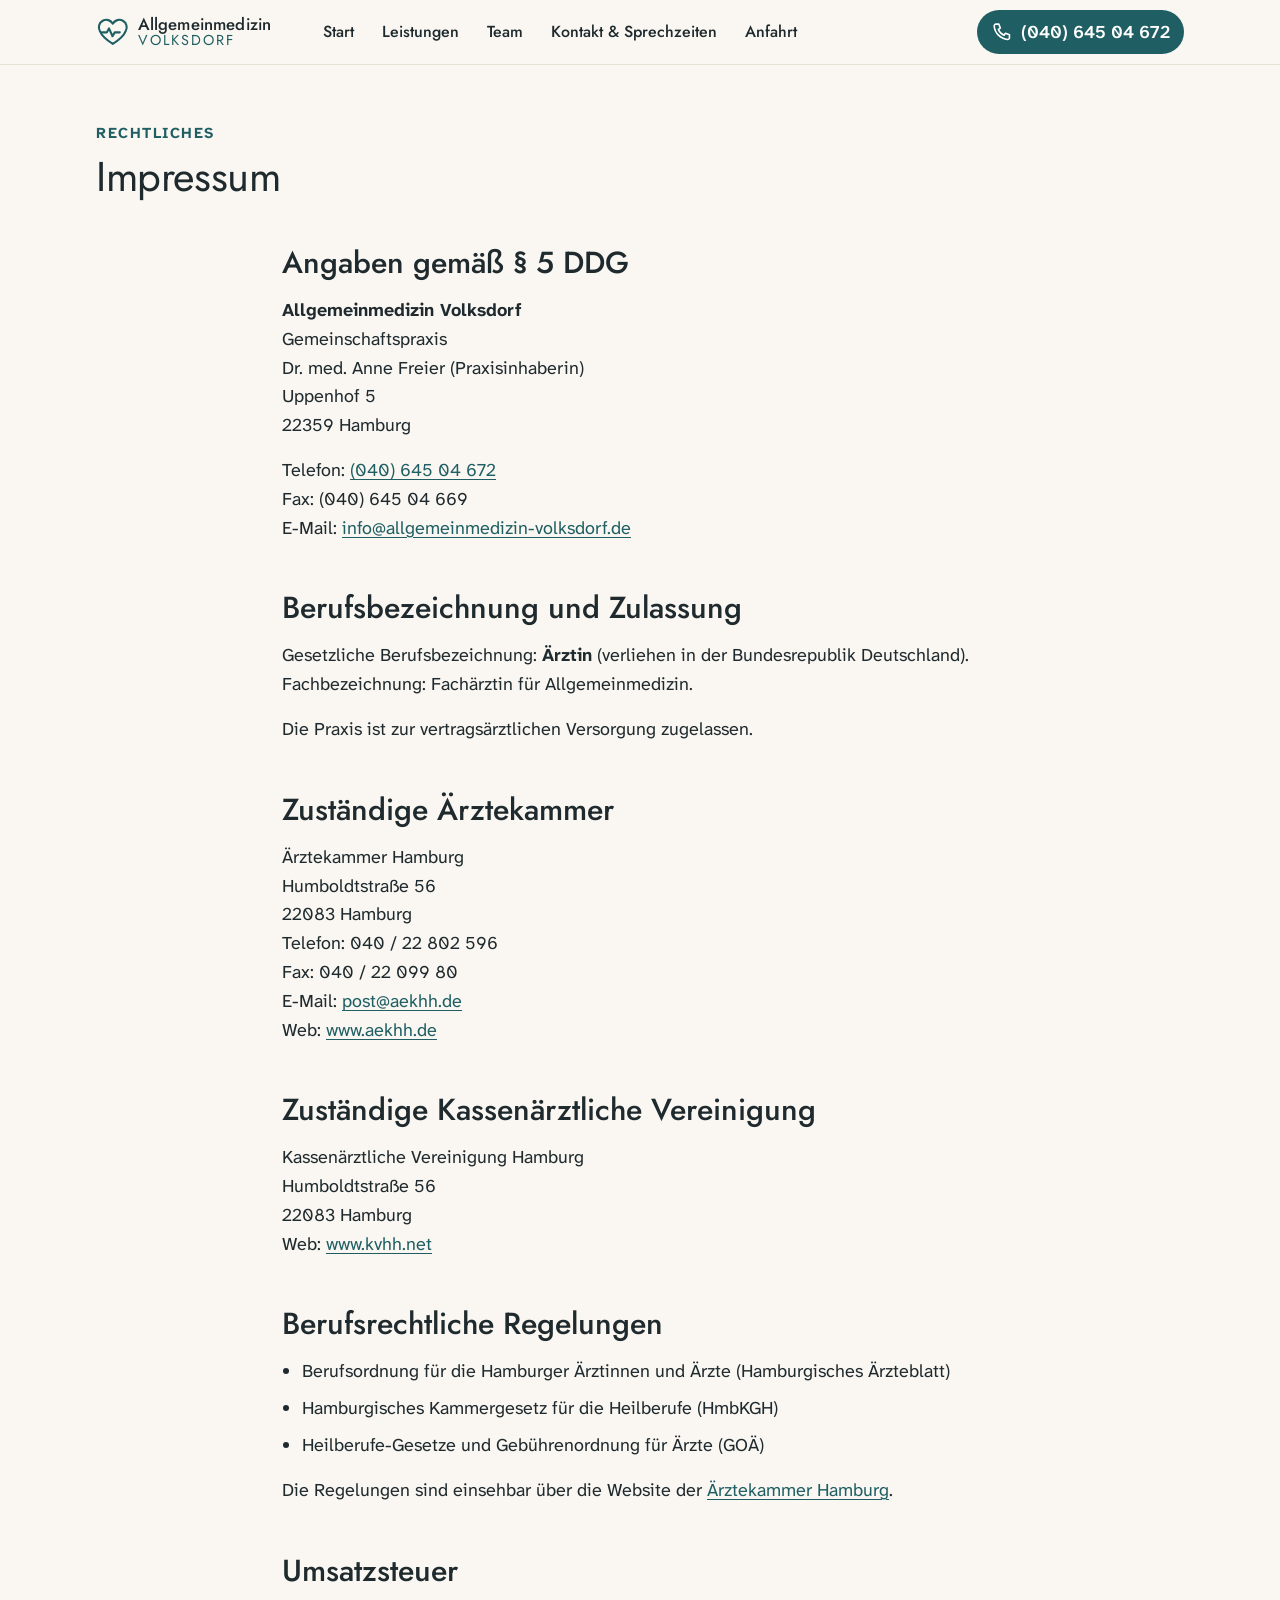
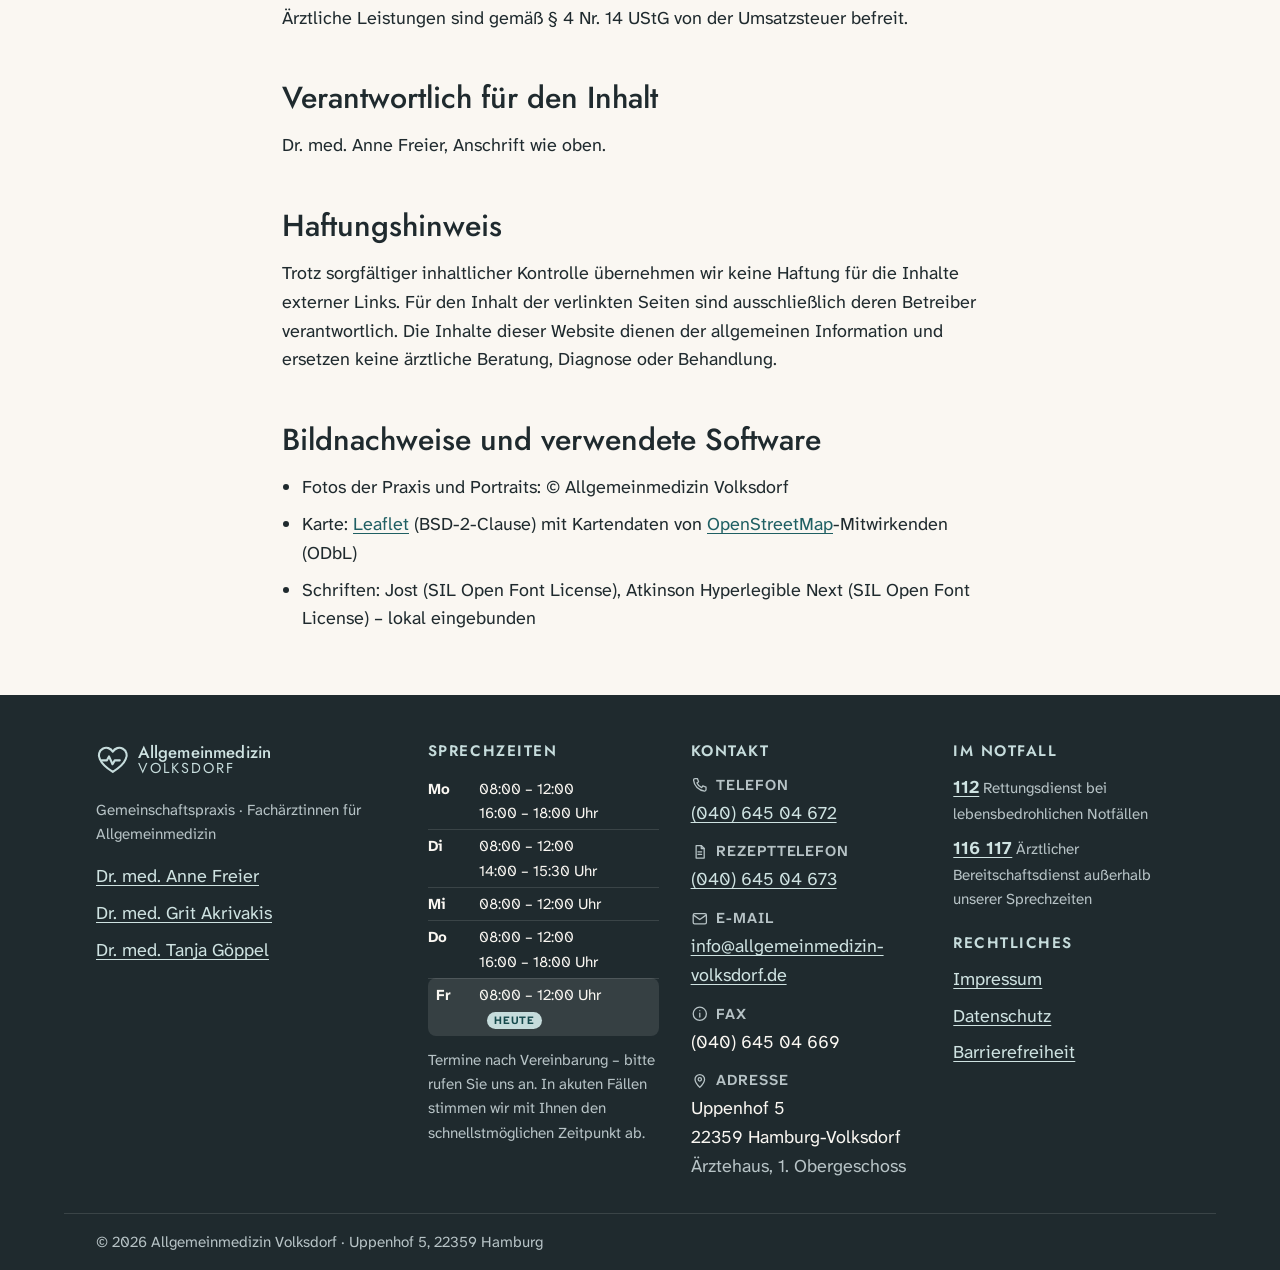
<file: impressum.html>
<!DOCTYPE html>
<html lang="de">
<head>
  <meta charset="utf-8">
<meta name="viewport" content="width=device-width, initial-scale=1">
<title>Impressum – Allgemeinmedizin Volksdorf</title>
<meta name="description" content="Impressum der Praxis Allgemeinmedizin Volksdorf – Angaben gemäß § 5 DDG: Praxisinhaberin Dr. med. Anne Freier, Uppenhof 5, 22359 Hamburg, zuständige Ärztekammer und berufsrechtliche Regelungen.">
<meta name="robots" content="noindex,nofollow">
<meta name="theme-color" content="#1f5f63">
<link rel="canonical" href="https://www.allgemeinmedizin-volksdorf.de/impressum.html">
<meta property="og:type" content="website">
<meta property="og:site_name" content="Allgemeinmedizin Volksdorf">
<meta property="og:locale" content="de_DE">
<meta property="og:title" content="Impressum – Allgemeinmedizin Volksdorf">
<meta property="og:description" content="Impressum der Praxis Allgemeinmedizin Volksdorf – Angaben gemäß § 5 DDG: Praxisinhaberin Dr. med. Anne Freier, Uppenhof 5, 22359 Hamburg, zuständige Ärztekammer und berufsrechtliche Regelungen.">
<meta property="og:url" content="https://www.allgemeinmedizin-volksdorf.de/impressum.html">
<meta property="og:image" content="https://www.allgemeinmedizin-volksdorf.de/assets/images/og-default.jpg">
<meta property="og:image:width" content="1200">
<meta property="og:image:height" content="630">
<meta name="twitter:card" content="summary_large_image">
<link rel="icon" href="assets/images/favicon.ico" sizes="32x32">
<link rel="icon" href="assets/images/favicon.svg" type="image/svg+xml">
<link rel="apple-touch-icon" href="assets/images/apple-touch-icon.png">
<link rel="preload" href="assets/fonts/jost-latin.woff2" as="font" type="font/woff2" crossorigin="">
<link rel="preload" href="assets/fonts/atkinson-hyperlegible-next-latin.woff2" as="font" type="font/woff2" crossorigin="">
<link rel="stylesheet" href="assets/css/style.css">

  <script type="application/ld+json">{
  "@context": "https://schema.org",
  "@graph": [
    {
      "@type": "MedicalClinic",
      "@id": "https://www.allgemeinmedizin-volksdorf.de/#praxis",
      "name": "Allgemeinmedizin Volksdorf",
      "description": "Hausärztliche Versorgung, Manuelle Medizin, Psychosomatik, Akupunktur und Ultraschall – drei Fachärztinnen für Allgemeinmedizin im Ärztehaus Uppenhof 5, Hamburg-Volksdorf.",
      "url": "https://www.allgemeinmedizin-volksdorf.de/",
      "telephone": "+494064504672",
      "faxNumber": "+494064504669",
      "email": "info@allgemeinmedizin-volksdorf.de",
      "image": "https://www.allgemeinmedizin-volksdorf.de/assets/images/og-default.jpg",
      "medicalSpecialty": "PrimaryCare",
      "isAcceptingNewPatients": true,
      "address": {
        "@type": "PostalAddress",
        "streetAddress": "Uppenhof 5",
        "postalCode": "22359",
        "addressLocality": "Hamburg",
        "addressCountry": "DE"
      },
      "geo": {
        "@type": "GeoCoordinates",
        "latitude": 53.64811,
        "longitude": 10.16295
      },
      "openingHoursSpecification": [
        {
          "@type": "OpeningHoursSpecification",
          "dayOfWeek": "Monday",
          "opens": "08:00",
          "closes": "12:00"
        },
        {
          "@type": "OpeningHoursSpecification",
          "dayOfWeek": "Monday",
          "opens": "16:00",
          "closes": "18:00"
        },
        {
          "@type": "OpeningHoursSpecification",
          "dayOfWeek": "Tuesday",
          "opens": "08:00",
          "closes": "12:00"
        },
        {
          "@type": "OpeningHoursSpecification",
          "dayOfWeek": "Tuesday",
          "opens": "14:00",
          "closes": "15:30"
        },
        {
          "@type": "OpeningHoursSpecification",
          "dayOfWeek": "Wednesday",
          "opens": "08:00",
          "closes": "12:00"
        },
        {
          "@type": "OpeningHoursSpecification",
          "dayOfWeek": "Thursday",
          "opens": "08:00",
          "closes": "12:00"
        },
        {
          "@type": "OpeningHoursSpecification",
          "dayOfWeek": "Thursday",
          "opens": "16:00",
          "closes": "18:00"
        },
        {
          "@type": "OpeningHoursSpecification",
          "dayOfWeek": "Friday",
          "opens": "08:00",
          "closes": "12:00"
        }
      ],
      "availableService": [
        {
          "@type": "MedicalTherapy",
          "name": "Hausärztliche Versorgung",
          "url": "https://www.allgemeinmedizin-volksdorf.de/leistungen.html#hausaerztlich"
        },
        {
          "@type": "MedicalTherapy",
          "name": "Manuelle Medizin & Chirotherapie",
          "url": "https://www.allgemeinmedizin-volksdorf.de/leistungen.html#manuelle-medizin"
        },
        {
          "@type": "MedicalTherapy",
          "name": "Psychosomatische Grundversorgung",
          "url": "https://www.allgemeinmedizin-volksdorf.de/leistungen.html#psychosomatik"
        },
        {
          "@type": "MedicalTherapy",
          "name": "Akupunktur",
          "url": "https://www.allgemeinmedizin-volksdorf.de/leistungen.html#akupunktur"
        },
        {
          "@type": "MedicalTherapy",
          "name": "Ultraschalldiagnostik",
          "url": "https://www.allgemeinmedizin-volksdorf.de/leistungen.html#ultraschall"
        },
        {
          "@type": "MedicalTherapy",
          "name": "Hausbesuche",
          "url": "https://www.allgemeinmedizin-volksdorf.de/leistungen.html#hausbesuche"
        }
      ],
      "employee": [
        {
          "@type": "Physician",
          "@id": "https://www.allgemeinmedizin-volksdorf.de/annefreier.html#person",
          "name": "Dr. med. Anne Freier",
          "honorificPrefix": "Dr. med.",
          "givenName": "Anne",
          "familyName": "Freier",
          "jobTitle": "Fachärztin für Allgemeinmedizin",
          "medicalSpecialty": "PrimaryCare",
          "url": "https://www.allgemeinmedizin-volksdorf.de/annefreier.html",
          "image": "https://www.allgemeinmedizin-volksdorf.de/assets/images/platzhalter/portrait.jpg",
          "worksFor": {
            "@id": "https://www.allgemeinmedizin-volksdorf.de/#praxis"
          }
        },
        {
          "@type": "Physician",
          "@id": "https://www.allgemeinmedizin-volksdorf.de/gritakrivakis.html#person",
          "name": "Dr. med. Grit Akrivakis",
          "honorificPrefix": "Dr. med.",
          "givenName": "Grit",
          "familyName": "Akrivakis",
          "jobTitle": "Fachärztin für Allgemeinmedizin",
          "medicalSpecialty": "PrimaryCare",
          "url": "https://www.allgemeinmedizin-volksdorf.de/gritakrivakis.html",
          "image": "https://www.allgemeinmedizin-volksdorf.de/assets/images/platzhalter/portrait.jpg",
          "worksFor": {
            "@id": "https://www.allgemeinmedizin-volksdorf.de/#praxis"
          }
        },
        {
          "@type": "Physician",
          "@id": "https://www.allgemeinmedizin-volksdorf.de/tanjagoeppel.html#person",
          "name": "Dr. med. Tanja Göppel",
          "honorificPrefix": "Dr. med.",
          "givenName": "Tanja",
          "familyName": "Göppel",
          "jobTitle": "Fachärztin für Allgemeinmedizin",
          "medicalSpecialty": "PrimaryCare",
          "url": "https://www.allgemeinmedizin-volksdorf.de/tanjagoeppel.html",
          "image": "https://www.allgemeinmedizin-volksdorf.de/assets/images/platzhalter/portrait.jpg",
          "worksFor": {
            "@id": "https://www.allgemeinmedizin-volksdorf.de/#praxis"
          }
        }
      ]
    }
  ]
}</script>

</head>
<body class="">
  <a class="sprung" href="#inhalt">Zum Inhalt springen</a>
  <svg hidden="" aria-hidden="true" focusable="false" style="display:none">
  <symbol id="i-herz" viewBox="0 0 24 24"><path d="M12 20.6S4.6 16 2.7 11.3A5.2 5.2 0 0 1 12 6.2a5.2 5.2 0 0 1 9.3 5.1C19.4 16 12 20.6 12 20.6z"></path><path d="M4.2 12.4h3.6l1.5-2.8 2.5 5.6 1.6-2.8h3.6"></path></symbol>
  <symbol id="i-telefon" viewBox="0 0 24 24"><path d="M5.5 3.5h3.2l1.7 4.4-2.2 1.5a11.5 11.5 0 0 0 6.4 6.4l1.5-2.2 4.4 1.7v3.2a2 2 0 0 1-2.1 2A16.5 16.5 0 0 1 3.5 5.6a2 2 0 0 1 2-2.1z"></path></symbol>
  <symbol id="i-mail" viewBox="0 0 24 24"><rect x="3" y="5" width="18" height="14" rx="2"></rect><path d="m3.5 7 8.5 6 8.5-6"></path></symbol>
  <symbol id="i-menue" viewBox="0 0 24 24"><path d="M4 7h16M4 12h16M4 17h16"></path></symbol>
  <symbol id="i-zu" viewBox="0 0 24 24"><path d="M6 6l12 12M18 6L6 18"></path></symbol>
  <symbol id="i-warnung" viewBox="0 0 24 24"><path d="M12 3.6 2.6 20h18.8L12 3.6z"></path><path d="M12 9.6v4.6"></path><path d="M12 17.3h.01"></path></symbol>
  <symbol id="i-info" viewBox="0 0 24 24"><circle cx="12" cy="12" r="9"></circle><path d="M12 11v5.5M12 7.8h.01"></path></symbol>
  <symbol id="i-kalender" viewBox="0 0 24 24"><rect x="3.5" y="5" width="17" height="15.5" rx="2"></rect><path d="M3.5 10h17M8 3v4M16 3v4"></path></symbol>
  <symbol id="i-uhr" viewBox="0 0 24 24"><circle cx="12" cy="12" r="9"></circle><path d="M12 7.5V12l3 2"></path></symbol>
  <symbol id="i-kontakt" viewBox="0 0 24 24"><circle cx="12" cy="8" r="3.5"></circle><path d="M5 20a7 7 0 0 1 14 0"></path></symbol>
  <symbol id="i-ort" viewBox="0 0 24 24"><path d="M12 21s-6.5-6-6.5-11a6.5 6.5 0 0 1 13 0c0 5-6.5 11-6.5 11z"></path><circle cx="12" cy="10" r="2.3"></circle></symbol>
  <symbol id="i-pfeil-unten" viewBox="0 0 24 24"><path d="M6 9l6 6 6-6"></path></symbol>
  <symbol id="i-pfeil-rechts" viewBox="0 0 24 24"><path d="M5 12h14M13 6l6 6-6 6"></path></symbol>
  <symbol id="i-extern" viewBox="0 0 24 24"><path d="M14 4h6v6M20 4l-9 9"></path><path d="M19 13.5V18a2 2 0 0 1-2 2H6a2 2 0 0 1-2-2V7a2 2 0 0 1 2-2h4.5"></path></symbol>
  <symbol id="i-bahn" viewBox="0 0 24 24"><rect x="5" y="3.5" width="14" height="13.5" rx="3"></rect><path d="M5 10.5h14M8.5 17l-1.5 3M15.5 17l1.5 3M8 20h8"></path><circle cx="9" cy="14" r="1"></circle><circle cx="15" cy="14" r="1"></circle></symbol>
  <symbol id="i-bus" viewBox="0 0 24 24"><rect x="4" y="4" width="16" height="14" rx="3"></rect><path d="M4 10.5h16M8 18v2.5M16 18v2.5"></path><circle cx="8.5" cy="14.5" r="1"></circle><circle cx="15.5" cy="14.5" r="1"></circle></symbol>
  <symbol id="i-auto" viewBox="0 0 24 24"><path d="M5 13l1.6-4.5A2 2 0 0 1 8.5 7h7a2 2 0 0 1 1.9 1.5L19 13"></path><rect x="3.5" y="13" width="17" height="5" rx="1.5"></rect><path d="M6 18v2M18 18v2"></path><circle cx="7.5" cy="15.5" r=".9"></circle><circle cx="16.5" cy="15.5" r=".9"></circle></symbol>
  <symbol id="i-gebaeude" viewBox="0 0 24 24"><rect x="4" y="3.5" width="16" height="17" rx="1.5"></rect><path d="M12 7.5v6M9 10.5h6M9.5 20.5v-4h5v4"></path></symbol>
  <symbol id="i-rollstuhl" viewBox="0 0 24 24"><circle cx="12" cy="4.3" r="1.6"></circle><path d="M12 8v5.5h5l2.4 5"></path><path d="M9.5 10.3a5.5 5.5 0 1 0 6.8 6.6"></path></symbol>
  <symbol id="i-rezept" viewBox="0 0 24 24"><path d="M7 3.5h7l4 4v13H7z"></path><path d="M14 3.5v4h4M9.5 12h5M9.5 15.5h5"></path></symbol>
  <symbol id="i-haus" viewBox="0 0 24 24"><path d="M3.5 11 12 4l8.5 7"></path><path d="M6 9.5V20h12V9.5"></path><path d="M10 20v-5h4v5"></path></symbol>
  <symbol id="i-hand" viewBox="0 0 24 24"><path d="M8 12.5V6a1.5 1.5 0 0 1 3 0v5M11 11V4.5a1.5 1.5 0 0 1 3 0V11M14 11V6a1.5 1.5 0 0 1 3 0v7"></path><path d="M17 13v2.5a6 6 0 0 1-6 6h-.5a6 6 0 0 1-5.5-3.6L3.4 14a1.4 1.4 0 0 1 2.4-1.3L8 15.5"></path></symbol>
  <symbol id="i-nadel" viewBox="0 0 24 24"><path d="M4 20 14.5 9.5M12 7l5 5M14 5l5 5"></path><path d="M16.5 3.5 20.5 7.5"></path></symbol>
  <symbol id="i-schall" viewBox="0 0 24 24"><path d="M12 20a8 8 0 0 0 8-8H4a8 8 0 0 0 8 8z"></path><path d="M12 12V4M8.5 6.5 12 4l3.5 2.5"></path></symbol>
  <symbol id="i-gespraech" viewBox="0 0 24 24"><path d="M4 5.5h11a2 2 0 0 1 2 2v5a2 2 0 0 1-2 2H9l-4 3.5v-3.5a2 2 0 0 1-1-1.7v-5.3a2 2 0 0 1 0-2z"></path><path d="M17 9.5h1a2 2 0 0 1 2 2v4.3l-3-2.3"></path></symbol>
  <symbol id="i-schild" viewBox="0 0 24 24"><path d="M12 3.5 5 6v5.5c0 4.5 3 7.7 7 9 4-1.3 7-4.5 7-9V6z"></path><path d="m9 12 2 2 4-4"></path></symbol>
  <symbol id="i-check" viewBox="0 0 24 24"><path d="m5 12.5 4.5 4.5L19 7.5"></path></symbol>
  <symbol id="i-notfall" viewBox="0 0 24 24"><path d="M12 3.5 3.5 19h17z"></path><path d="M12 9.5v4.5M12 17h.01"></path></symbol>
  <symbol id="i-karte" viewBox="0 0 24 24"><path d="m3.5 6 5.5-2 6 2 5.5-2v14l-5.5 2-6-2-5.5 2z"></path><path d="M9 4v14M15 6v14"></path></symbol>
</svg>

  <header class="kopf">
  <div class="kopf-innen container">
    <a class="marke" href="index.html" aria-label="Allgemeinmedizin Volksdorf – zur Startseite">
      <svg class="icon marke-icon" aria-hidden="true"><use href="#i-herz"></use></svg>
      <span class="marke-text"><span class="marke-name">Allgemeinmedizin</span> <span class="marke-ort">Volksdorf</span></span>
    </a>

    <nav class="nav" id="hauptnavigation" aria-label="Hauptnavigation">
      <ul class="nav-liste">
        <li><a href="index.html">Start</a></li>
        <li><a href="leistungen.html">Leistungen</a></li>
        <li><a href="team.html">Team</a></li>
        <li><a href="kontakt.html">Kontakt &amp; Sprechzeiten</a></li>
        <li><a href="anfahrt.html">Anfahrt</a></li>
      </ul>
      <div class="nav-fuss">
        <a class="knopf knopf--primaer" href="tel:+494064504672">
          <svg class="icon" aria-hidden="true"><use href="#i-telefon"></use></svg>
          <span>(040) 645 04 672</span>
        </a>
        <p class="nav-fuss-hinweis">Termine vergeben wir telefonisch.</p>
      </div>
    </nav>

    <div class="kopf-aktionen">
      <a class="knopf knopf--primaer knopf--kopf" href="tel:+494064504672">
        <svg class="icon" aria-hidden="true"><use href="#i-telefon"></use></svg>
        <span class="knopf-text-lang">(040) 645 04 672</span>
        <span class="knopf-text-kurz">Anrufen</span>
      </a>
      <button class="menue-knopf" type="button" aria-expanded="false" aria-controls="hauptnavigation">
        <svg class="icon icon-auf" aria-hidden="true"><use href="#i-menue"></use></svg>
        <svg class="icon icon-zu" aria-hidden="true"><use href="#i-zu"></use></svg>
        <span>Menü</span>
      </button>
    </div>
  </div>
</header>


  <main id="inhalt" class="inhalt">
    <header class="seitenkopf">
  <div class="container seitenkopf-innen"><p class="rubrik">Rechtliches</p>
    <h1>Impressum</h1>
  </div>
</header>
<section class="abschnitt abschnitt--eng abschnitt--oben-null">
  <div class="container prose">
    <h2>Angaben gemäß § 5 DDG</h2>
    <p>
      <b>Allgemeinmedizin Volksdorf</b><br>
      Gemeinschaftspraxis<br>
      Dr. med. Anne Freier (Praxisinhaberin)<br>
      Uppenhof 5<br>
      22359 Hamburg
    </p>
    <p>
      Telefon: <a href="tel:+494064504672">(040) 645 04 672</a><br>
      Fax: (040) 645 04 669<br>
      E-Mail: <a href="mailto:info@allgemeinmedizin-volksdorf.de">info@allgemeinmedizin-volksdorf.de</a>
    </p>

    <h2>Berufsbezeichnung und Zulassung</h2>
    <p>Gesetzliche Berufsbezeichnung: <b>Ärztin</b> (verliehen in der Bundesrepublik Deutschland).<br>
    Fachbezeichnung: Fachärztin für Allgemeinmedizin.</p>
    <p>Die Praxis ist zur vertragsärztlichen Versorgung zugelassen.
      <!-- TODO Praxis: Angaben zur KV-Zulassung bestätigen -->
    </p>

    <h2>Zuständige Ärztekammer</h2>
    <p>
      Ärztekammer Hamburg<br>
      Humboldtstraße 56<br>
      22083 Hamburg<br>
      Telefon: 040 / 22 802 596<br>
      Fax: 040 / 22 099 80<br>
      E-Mail: <a href="mailto:post@aekhh.de">post@aekhh.de</a><br>
      Web: <a href="https://www.aekhh.de" target="_blank" rel="noopener">www.aekhh.de<span class="sr-only"> (öffnet in neuem Tab)</span></a>
    </p>

    <h2>Zuständige Kassenärztliche Vereinigung</h2>
    <p>
      Kassenärztliche Vereinigung Hamburg<br>
      Humboldtstraße 56<br>
      22083 Hamburg<br>
      Web: <a href="https://www.kvhh.net" target="_blank" rel="noopener">www.kvhh.net<span class="sr-only"> (öffnet in neuem Tab)</span></a>
    </p>

    <h2>Berufsrechtliche Regelungen</h2>
    <ul>
      <li>Berufsordnung für die Hamburger Ärztinnen und Ärzte (Hamburgisches Ärzteblatt)</li>
      <li>Hamburgisches Kammergesetz für die Heilberufe (HmbKGH)</li>
      <li>Heilberufe-Gesetze und Gebührenordnung für Ärzte (GOÄ)</li>
    </ul>
    <p>Die Regelungen sind einsehbar über die Website der <a href="https://www.aekhh.de" target="_blank" rel="noopener">Ärztekammer Hamburg<span class="sr-only"> (öffnet in neuem Tab)</span></a>.</p>

    <h2>Umsatzsteuer</h2>
    <p>Ärztliche Leistungen sind gemäß § 4 Nr. 14 UStG von der Umsatzsteuer befreit.</p>

    <h2>Verantwortlich für den Inhalt</h2>
    <p>Dr. med. Anne Freier, Anschrift wie oben.</p>

    <h2>Haftungshinweis</h2>
    <p>Trotz sorgfältiger inhaltlicher Kontrolle übernehmen wir keine Haftung für die Inhalte externer Links. Für den Inhalt der verlinkten Seiten sind ausschließlich deren Betreiber verantwortlich. Die Inhalte dieser Website dienen der allgemeinen Information und ersetzen keine ärztliche Beratung, Diagnose oder Behandlung.</p>

    <h2>Bildnachweise und verwendete Software</h2>
    <ul>
      <li>Fotos der Praxis und Portraits: © Allgemeinmedizin Volksdorf <!-- TODO Praxis: Fotograf/in nennen --></li>
      <li>Karte: <a href="https://leafletjs.com" target="_blank" rel="noopener">Leaflet<span class="sr-only"> (öffnet in neuem Tab)</span></a> (BSD-2-Clause) mit Kartendaten von <a href="https://www.openstreetmap.org/copyright" target="_blank" rel="noopener">OpenStreetMap<span class="sr-only"> (öffnet in neuem Tab)</span></a>-Mitwirkenden (ODbL)</li>
      <li>Schriften: Jost (SIL Open Font License), Atkinson Hyperlegible Next (SIL Open Font License) – lokal eingebunden</li>
    </ul>
  </div>
</section>


  </main>

  <footer class="fuss">
  <div class="container fuss-innen">
    <div class="fuss-spalte fuss-praxis">
      <a class="marke marke--hell" href="index.html">
        <svg class="icon marke-icon" aria-hidden="true"><use href="#i-herz"></use></svg>
        <span class="marke-text"><span class="marke-name">Allgemeinmedizin</span> <span class="marke-ort">Volksdorf</span></span>
      </a>
      <p class="fuss-untertitel">Gemeinschaftspraxis · Fachärztinnen für Allgemeinmedizin</p>
      <ul class="fuss-aerztinnen">
        <li><a href="annefreier.html">Dr. med. Anne Freier</a></li>
        <li><a href="gritakrivakis.html">Dr. med. Grit Akrivakis</a></li>
        <li><a href="tanjagoeppel.html">Dr. med. Tanja Göppel</a></li>
      </ul>
    </div>

    <div class="fuss-spalte">
      <h2 class="fuss-titel">Sprechzeiten</h2>
      <table class="zeiten zeiten--kompakt">
  <caption class="sr-only">Sprechzeiten der Praxis</caption>
  <tbody>
    <tr data-tag="1">
      <th scope="row"><abbr title="Montag">Mo</abbr></th>
      <td>
        <span class="zeit"><time datetime="08:00">08:00</time> – <time datetime="12:00">12:00</time></span>
        <span class="zeit"><time datetime="16:00">16:00</time> – <time datetime="18:00">18:00</time> Uhr</span>
      </td>
    </tr>
    <tr data-tag="2">
      <th scope="row"><abbr title="Dienstag">Di</abbr></th>
      <td>
        <span class="zeit"><time datetime="08:00">08:00</time> – <time datetime="12:00">12:00</time></span>
        <span class="zeit"><time datetime="14:00">14:00</time> – <time datetime="15:30">15:30</time> Uhr</span>
      </td>
    </tr>
    <tr data-tag="3">
      <th scope="row"><abbr title="Mittwoch">Mi</abbr></th>
      <td>
        <span class="zeit"><time datetime="08:00">08:00</time> – <time datetime="12:00">12:00</time> Uhr</span>
      </td>
    </tr>
    <tr data-tag="4">
      <th scope="row"><abbr title="Donnerstag">Do</abbr></th>
      <td>
        <span class="zeit"><time datetime="08:00">08:00</time> – <time datetime="12:00">12:00</time></span>
        <span class="zeit"><time datetime="16:00">16:00</time> – <time datetime="18:00">18:00</time> Uhr</span>
      </td>
    </tr>
    <tr data-tag="5">
      <th scope="row"><abbr title="Freitag">Fr</abbr></th>
      <td>
        <span class="zeit"><time datetime="08:00">08:00</time> – <time datetime="12:00">12:00</time> Uhr</span>
      </td>
    </tr>
  </tbody>
</table>

      <p class="fuss-klein">Termine nach Vereinbarung – bitte rufen Sie uns an. In akuten Fällen stimmen wir mit Ihnen den schnellstmöglichen Zeitpunkt ab.</p>
    </div>

    <div class="fuss-spalte">
      <h2 class="fuss-titel">Kontakt</h2>
      <address class="kontakt">
  <dl>
    <div><dt><svg class="icon" aria-hidden="true"><use href="#i-telefon"></use></svg>Telefon</dt><dd><a href="tel:+494064504672">(040) 645 04 672</a></dd></div>
    <div><dt><svg class="icon" aria-hidden="true"><use href="#i-rezept"></use></svg>Rezepttelefon</dt><dd><a href="tel:+494064504673">(040) 645 04 673</a></dd></div>
    <div><dt><svg class="icon" aria-hidden="true"><use href="#i-mail"></use></svg>E-Mail</dt><dd><a href="mailto:info@allgemeinmedizin-volksdorf.de">info@allgemeinmedizin-volksdorf.de</a></dd></div>
    <div><dt><svg class="icon" aria-hidden="true"><use href="#i-info"></use></svg>Fax</dt><dd>(040) 645 04 669</dd></div>
    <div><dt><svg class="icon" aria-hidden="true"><use href="#i-ort"></use></svg>Adresse</dt><dd>Uppenhof 5<br>22359 Hamburg-Volksdorf<br><span class="dezent">Ärztehaus, 1. Obergeschoss</span></dd></div>
  </dl>
</address>

    </div>

    <div class="fuss-spalte">
      <h2 class="fuss-titel">Im Notfall</h2>
      <ul class="fuss-notfall">
        <li><a href="tel:112"><b>112</b></a> Rettungsdienst bei lebensbedrohlichen Notfällen</li>
        <li><a href="tel:116117"><b>116 117</b></a> Ärztlicher Bereitschaftsdienst außerhalb unserer Sprechzeiten</li>
      </ul>
      <h2 class="fuss-titel">Rechtliches</h2>
      <ul class="fuss-links">
        <li><a href="impressum.html">Impressum</a></li>
        <li><a href="datenschutz.html">Datenschutz</a></li>
        <li><a href="barrierefreiheit.html">Barrierefreiheit</a></li>
      </ul>
    </div>
  </div>
  <div class="container fuss-zeile">
    <p>© 2026 Allgemeinmedizin Volksdorf · Uppenhof 5, 22359 Hamburg</p>
  </div>
</footer>

  <script src="assets/js/site.js" defer=""></script>
</body>
</html>
</file>
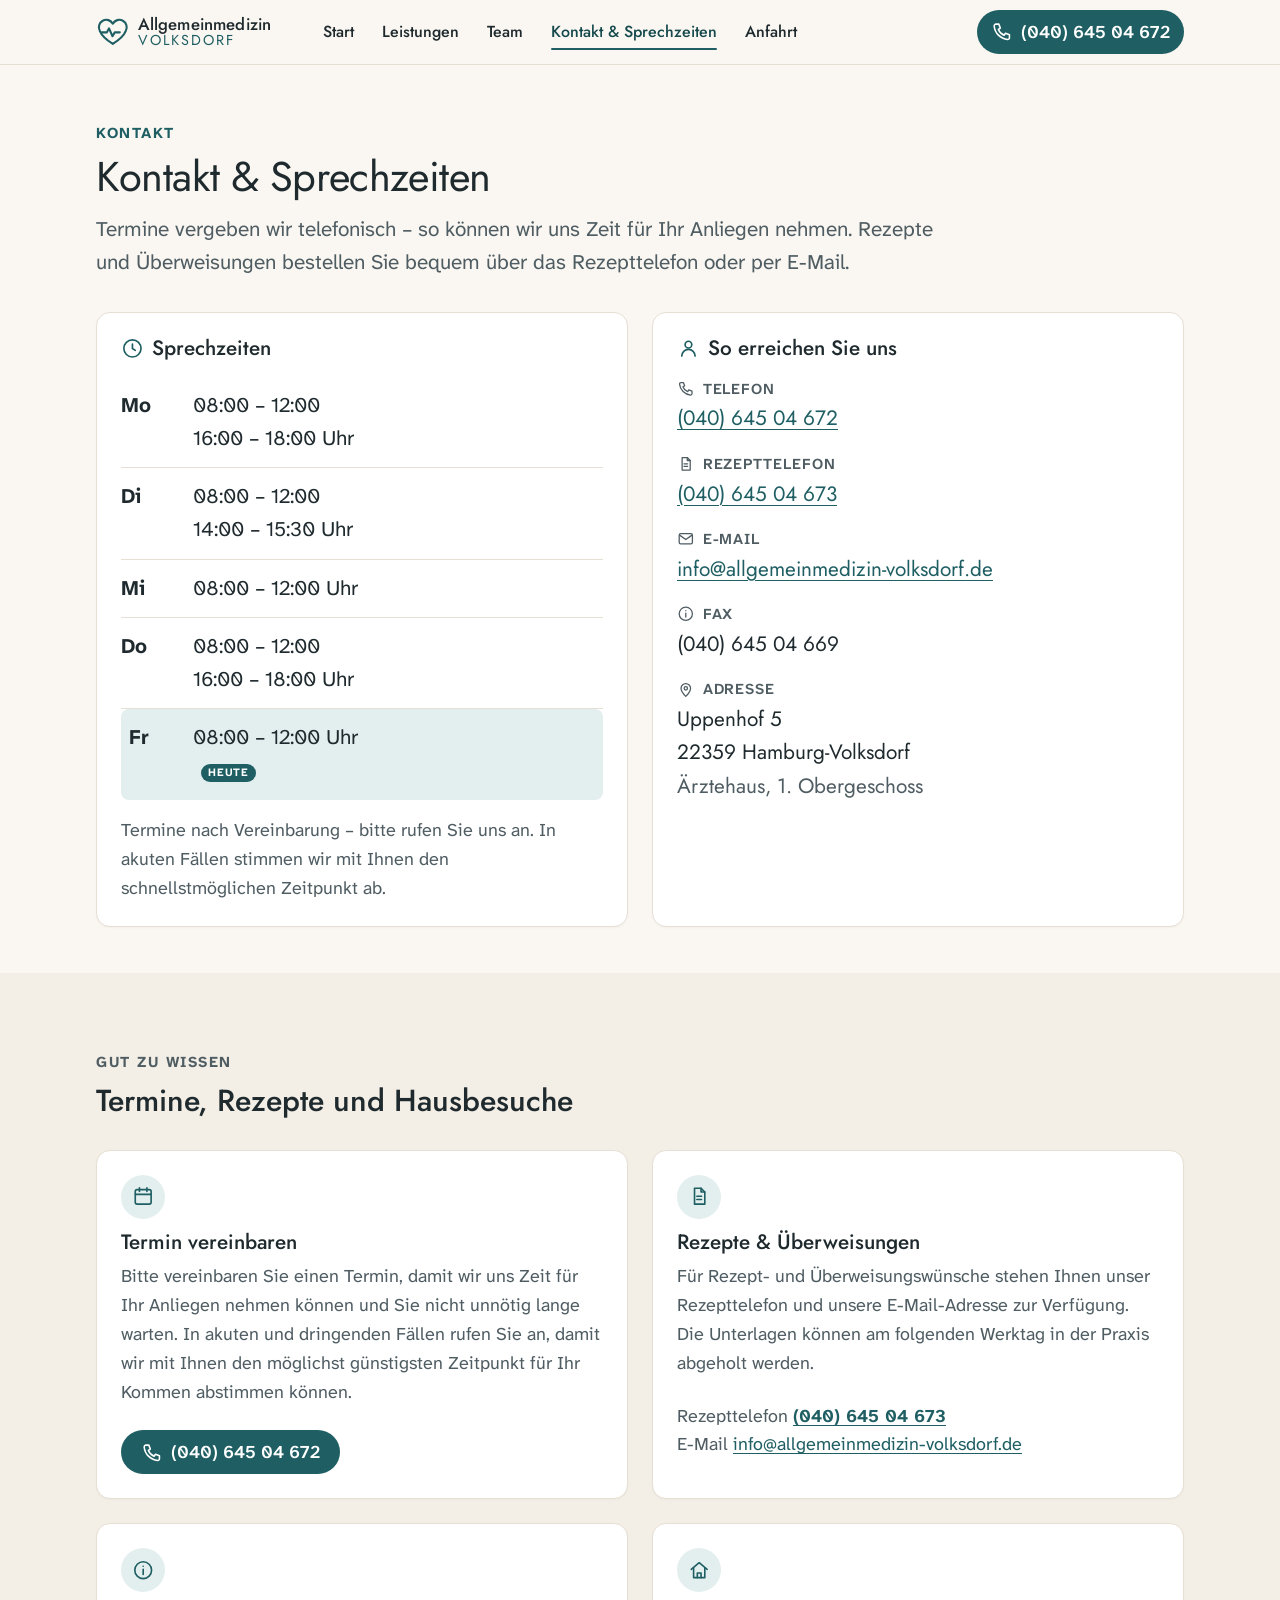
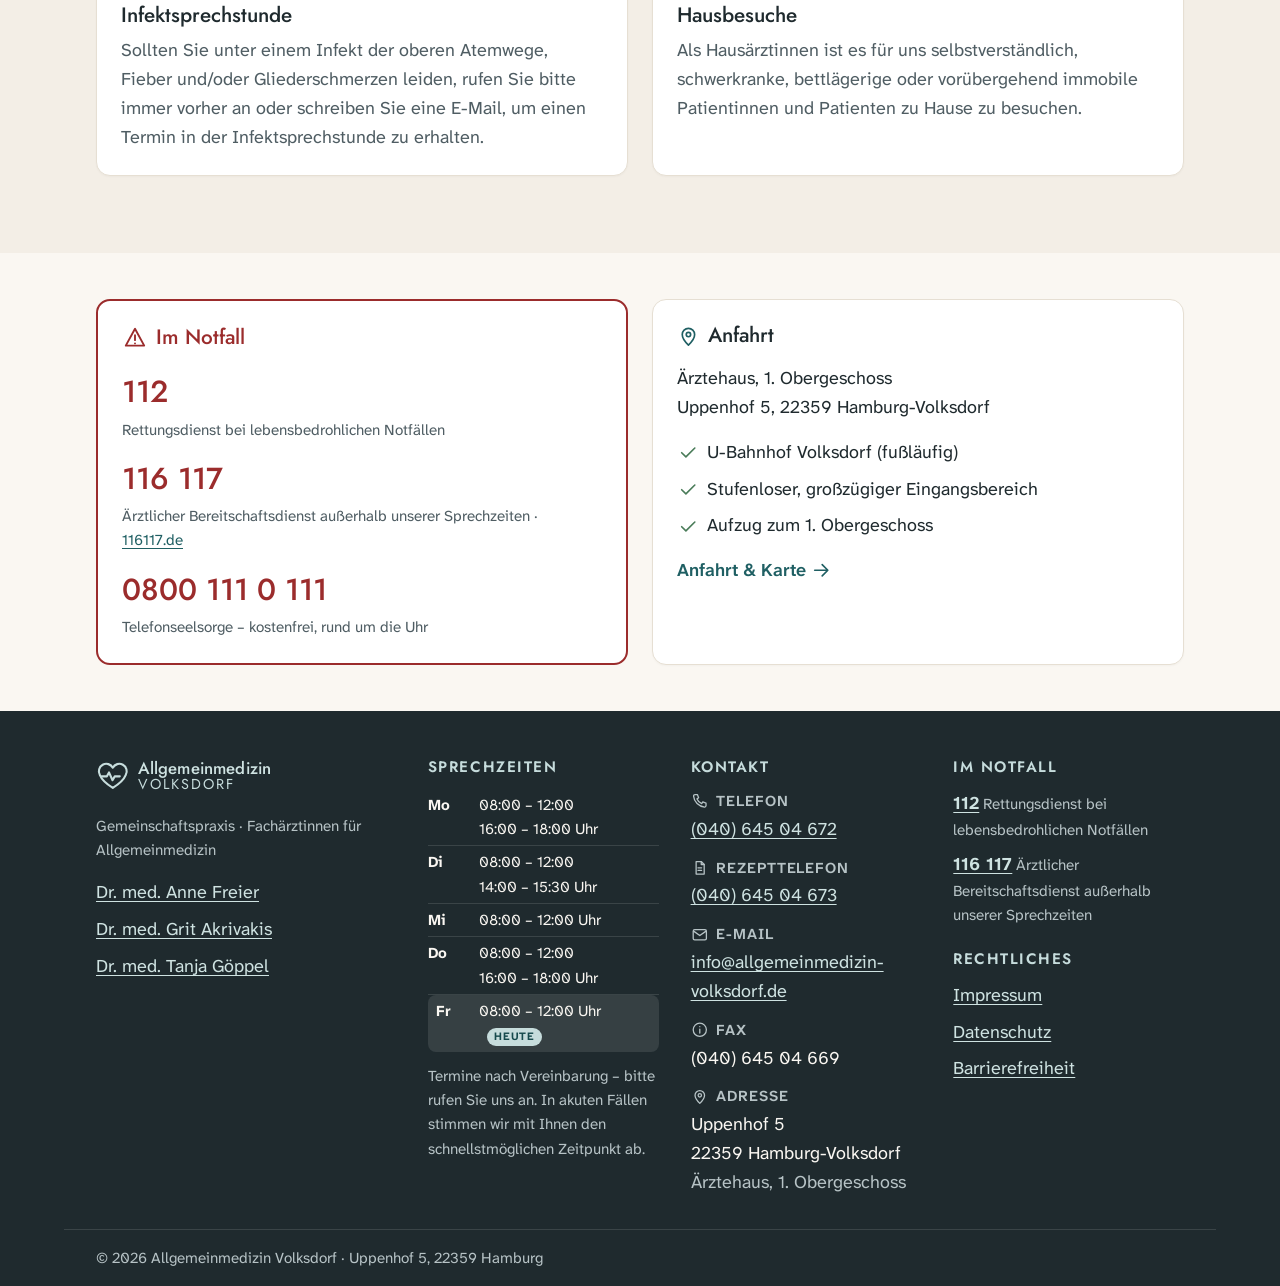
<file: kontakt.html>
<!DOCTYPE html>
<html lang="de">
<head>
  <meta charset="utf-8">
<meta name="viewport" content="width=device-width, initial-scale=1">
<title>Kontakt &amp; Sprechzeiten – Allgemeinmedizin Volksdorf</title>
<meta name="description" content="Kontakt und Sprechzeiten der Hausarztpraxis Allgemeinmedizin Volksdorf: Telefon (040) 645 04 672, Rezepttelefon, E-Mail, Adresse Uppenhof 5, 22359 Hamburg und Notfallnummern.">
<meta name="robots" content="noindex,nofollow">
<meta name="theme-color" content="#1f5f63">
<link rel="canonical" href="https://www.allgemeinmedizin-volksdorf.de/kontakt.html">
<meta property="og:type" content="website">
<meta property="og:site_name" content="Allgemeinmedizin Volksdorf">
<meta property="og:locale" content="de_DE">
<meta property="og:title" content="Kontakt &amp; Sprechzeiten – Allgemeinmedizin Volksdorf">
<meta property="og:description" content="Kontakt und Sprechzeiten der Hausarztpraxis Allgemeinmedizin Volksdorf: Telefon (040) 645 04 672, Rezepttelefon, E-Mail, Adresse Uppenhof 5, 22359 Hamburg und Notfallnummern.">
<meta property="og:url" content="https://www.allgemeinmedizin-volksdorf.de/kontakt.html">
<meta property="og:image" content="https://www.allgemeinmedizin-volksdorf.de/assets/images/og-default.jpg">
<meta property="og:image:width" content="1200">
<meta property="og:image:height" content="630">
<meta name="twitter:card" content="summary_large_image">
<link rel="icon" href="assets/images/favicon.ico" sizes="32x32">
<link rel="icon" href="assets/images/favicon.svg" type="image/svg+xml">
<link rel="apple-touch-icon" href="assets/images/apple-touch-icon.png">
<link rel="preload" href="assets/fonts/jost-latin.woff2" as="font" type="font/woff2" crossorigin="">
<link rel="preload" href="assets/fonts/atkinson-hyperlegible-next-latin.woff2" as="font" type="font/woff2" crossorigin="">
<link rel="stylesheet" href="assets/css/style.css">

  <script type="application/ld+json">{
  "@context": "https://schema.org",
  "@graph": [
    {
      "@type": "MedicalClinic",
      "@id": "https://www.allgemeinmedizin-volksdorf.de/#praxis",
      "name": "Allgemeinmedizin Volksdorf",
      "description": "Hausärztliche Versorgung, Manuelle Medizin, Psychosomatik, Akupunktur und Ultraschall – drei Fachärztinnen für Allgemeinmedizin im Ärztehaus Uppenhof 5, Hamburg-Volksdorf.",
      "url": "https://www.allgemeinmedizin-volksdorf.de/",
      "telephone": "+494064504672",
      "faxNumber": "+494064504669",
      "email": "info@allgemeinmedizin-volksdorf.de",
      "image": "https://www.allgemeinmedizin-volksdorf.de/assets/images/og-default.jpg",
      "medicalSpecialty": "PrimaryCare",
      "isAcceptingNewPatients": true,
      "address": {
        "@type": "PostalAddress",
        "streetAddress": "Uppenhof 5",
        "postalCode": "22359",
        "addressLocality": "Hamburg",
        "addressCountry": "DE"
      },
      "geo": {
        "@type": "GeoCoordinates",
        "latitude": 53.64811,
        "longitude": 10.16295
      },
      "openingHoursSpecification": [
        {
          "@type": "OpeningHoursSpecification",
          "dayOfWeek": "Monday",
          "opens": "08:00",
          "closes": "12:00"
        },
        {
          "@type": "OpeningHoursSpecification",
          "dayOfWeek": "Monday",
          "opens": "16:00",
          "closes": "18:00"
        },
        {
          "@type": "OpeningHoursSpecification",
          "dayOfWeek": "Tuesday",
          "opens": "08:00",
          "closes": "12:00"
        },
        {
          "@type": "OpeningHoursSpecification",
          "dayOfWeek": "Tuesday",
          "opens": "14:00",
          "closes": "15:30"
        },
        {
          "@type": "OpeningHoursSpecification",
          "dayOfWeek": "Wednesday",
          "opens": "08:00",
          "closes": "12:00"
        },
        {
          "@type": "OpeningHoursSpecification",
          "dayOfWeek": "Thursday",
          "opens": "08:00",
          "closes": "12:00"
        },
        {
          "@type": "OpeningHoursSpecification",
          "dayOfWeek": "Thursday",
          "opens": "16:00",
          "closes": "18:00"
        },
        {
          "@type": "OpeningHoursSpecification",
          "dayOfWeek": "Friday",
          "opens": "08:00",
          "closes": "12:00"
        }
      ],
      "availableService": [
        {
          "@type": "MedicalTherapy",
          "name": "Hausärztliche Versorgung",
          "url": "https://www.allgemeinmedizin-volksdorf.de/leistungen.html#hausaerztlich"
        },
        {
          "@type": "MedicalTherapy",
          "name": "Manuelle Medizin & Chirotherapie",
          "url": "https://www.allgemeinmedizin-volksdorf.de/leistungen.html#manuelle-medizin"
        },
        {
          "@type": "MedicalTherapy",
          "name": "Psychosomatische Grundversorgung",
          "url": "https://www.allgemeinmedizin-volksdorf.de/leistungen.html#psychosomatik"
        },
        {
          "@type": "MedicalTherapy",
          "name": "Akupunktur",
          "url": "https://www.allgemeinmedizin-volksdorf.de/leistungen.html#akupunktur"
        },
        {
          "@type": "MedicalTherapy",
          "name": "Ultraschalldiagnostik",
          "url": "https://www.allgemeinmedizin-volksdorf.de/leistungen.html#ultraschall"
        },
        {
          "@type": "MedicalTherapy",
          "name": "Hausbesuche",
          "url": "https://www.allgemeinmedizin-volksdorf.de/leistungen.html#hausbesuche"
        }
      ],
      "employee": [
        {
          "@type": "Physician",
          "@id": "https://www.allgemeinmedizin-volksdorf.de/annefreier.html#person",
          "name": "Dr. med. Anne Freier",
          "honorificPrefix": "Dr. med.",
          "givenName": "Anne",
          "familyName": "Freier",
          "jobTitle": "Fachärztin für Allgemeinmedizin",
          "medicalSpecialty": "PrimaryCare",
          "url": "https://www.allgemeinmedizin-volksdorf.de/annefreier.html",
          "image": "https://www.allgemeinmedizin-volksdorf.de/assets/images/platzhalter/portrait.jpg",
          "worksFor": {
            "@id": "https://www.allgemeinmedizin-volksdorf.de/#praxis"
          }
        },
        {
          "@type": "Physician",
          "@id": "https://www.allgemeinmedizin-volksdorf.de/gritakrivakis.html#person",
          "name": "Dr. med. Grit Akrivakis",
          "honorificPrefix": "Dr. med.",
          "givenName": "Grit",
          "familyName": "Akrivakis",
          "jobTitle": "Fachärztin für Allgemeinmedizin",
          "medicalSpecialty": "PrimaryCare",
          "url": "https://www.allgemeinmedizin-volksdorf.de/gritakrivakis.html",
          "image": "https://www.allgemeinmedizin-volksdorf.de/assets/images/platzhalter/portrait.jpg",
          "worksFor": {
            "@id": "https://www.allgemeinmedizin-volksdorf.de/#praxis"
          }
        },
        {
          "@type": "Physician",
          "@id": "https://www.allgemeinmedizin-volksdorf.de/tanjagoeppel.html#person",
          "name": "Dr. med. Tanja Göppel",
          "honorificPrefix": "Dr. med.",
          "givenName": "Tanja",
          "familyName": "Göppel",
          "jobTitle": "Fachärztin für Allgemeinmedizin",
          "medicalSpecialty": "PrimaryCare",
          "url": "https://www.allgemeinmedizin-volksdorf.de/tanjagoeppel.html",
          "image": "https://www.allgemeinmedizin-volksdorf.de/assets/images/platzhalter/portrait.jpg",
          "worksFor": {
            "@id": "https://www.allgemeinmedizin-volksdorf.de/#praxis"
          }
        }
      ]
    }
  ]
}</script>

</head>
<body class="">
  <a class="sprung" href="#inhalt">Zum Inhalt springen</a>
  <svg hidden="" aria-hidden="true" focusable="false" style="display:none">
  <symbol id="i-herz" viewBox="0 0 24 24"><path d="M12 20.6S4.6 16 2.7 11.3A5.2 5.2 0 0 1 12 6.2a5.2 5.2 0 0 1 9.3 5.1C19.4 16 12 20.6 12 20.6z"></path><path d="M4.2 12.4h3.6l1.5-2.8 2.5 5.6 1.6-2.8h3.6"></path></symbol>
  <symbol id="i-telefon" viewBox="0 0 24 24"><path d="M5.5 3.5h3.2l1.7 4.4-2.2 1.5a11.5 11.5 0 0 0 6.4 6.4l1.5-2.2 4.4 1.7v3.2a2 2 0 0 1-2.1 2A16.5 16.5 0 0 1 3.5 5.6a2 2 0 0 1 2-2.1z"></path></symbol>
  <symbol id="i-mail" viewBox="0 0 24 24"><rect x="3" y="5" width="18" height="14" rx="2"></rect><path d="m3.5 7 8.5 6 8.5-6"></path></symbol>
  <symbol id="i-menue" viewBox="0 0 24 24"><path d="M4 7h16M4 12h16M4 17h16"></path></symbol>
  <symbol id="i-zu" viewBox="0 0 24 24"><path d="M6 6l12 12M18 6L6 18"></path></symbol>
  <symbol id="i-warnung" viewBox="0 0 24 24"><path d="M12 3.6 2.6 20h18.8L12 3.6z"></path><path d="M12 9.6v4.6"></path><path d="M12 17.3h.01"></path></symbol>
  <symbol id="i-info" viewBox="0 0 24 24"><circle cx="12" cy="12" r="9"></circle><path d="M12 11v5.5M12 7.8h.01"></path></symbol>
  <symbol id="i-kalender" viewBox="0 0 24 24"><rect x="3.5" y="5" width="17" height="15.5" rx="2"></rect><path d="M3.5 10h17M8 3v4M16 3v4"></path></symbol>
  <symbol id="i-uhr" viewBox="0 0 24 24"><circle cx="12" cy="12" r="9"></circle><path d="M12 7.5V12l3 2"></path></symbol>
  <symbol id="i-kontakt" viewBox="0 0 24 24"><circle cx="12" cy="8" r="3.5"></circle><path d="M5 20a7 7 0 0 1 14 0"></path></symbol>
  <symbol id="i-ort" viewBox="0 0 24 24"><path d="M12 21s-6.5-6-6.5-11a6.5 6.5 0 0 1 13 0c0 5-6.5 11-6.5 11z"></path><circle cx="12" cy="10" r="2.3"></circle></symbol>
  <symbol id="i-pfeil-unten" viewBox="0 0 24 24"><path d="M6 9l6 6 6-6"></path></symbol>
  <symbol id="i-pfeil-rechts" viewBox="0 0 24 24"><path d="M5 12h14M13 6l6 6-6 6"></path></symbol>
  <symbol id="i-extern" viewBox="0 0 24 24"><path d="M14 4h6v6M20 4l-9 9"></path><path d="M19 13.5V18a2 2 0 0 1-2 2H6a2 2 0 0 1-2-2V7a2 2 0 0 1 2-2h4.5"></path></symbol>
  <symbol id="i-bahn" viewBox="0 0 24 24"><rect x="5" y="3.5" width="14" height="13.5" rx="3"></rect><path d="M5 10.5h14M8.5 17l-1.5 3M15.5 17l1.5 3M8 20h8"></path><circle cx="9" cy="14" r="1"></circle><circle cx="15" cy="14" r="1"></circle></symbol>
  <symbol id="i-bus" viewBox="0 0 24 24"><rect x="4" y="4" width="16" height="14" rx="3"></rect><path d="M4 10.5h16M8 18v2.5M16 18v2.5"></path><circle cx="8.5" cy="14.5" r="1"></circle><circle cx="15.5" cy="14.5" r="1"></circle></symbol>
  <symbol id="i-auto" viewBox="0 0 24 24"><path d="M5 13l1.6-4.5A2 2 0 0 1 8.5 7h7a2 2 0 0 1 1.9 1.5L19 13"></path><rect x="3.5" y="13" width="17" height="5" rx="1.5"></rect><path d="M6 18v2M18 18v2"></path><circle cx="7.5" cy="15.5" r=".9"></circle><circle cx="16.5" cy="15.5" r=".9"></circle></symbol>
  <symbol id="i-gebaeude" viewBox="0 0 24 24"><rect x="4" y="3.5" width="16" height="17" rx="1.5"></rect><path d="M12 7.5v6M9 10.5h6M9.5 20.5v-4h5v4"></path></symbol>
  <symbol id="i-rollstuhl" viewBox="0 0 24 24"><circle cx="12" cy="4.3" r="1.6"></circle><path d="M12 8v5.5h5l2.4 5"></path><path d="M9.5 10.3a5.5 5.5 0 1 0 6.8 6.6"></path></symbol>
  <symbol id="i-rezept" viewBox="0 0 24 24"><path d="M7 3.5h7l4 4v13H7z"></path><path d="M14 3.5v4h4M9.5 12h5M9.5 15.5h5"></path></symbol>
  <symbol id="i-haus" viewBox="0 0 24 24"><path d="M3.5 11 12 4l8.5 7"></path><path d="M6 9.5V20h12V9.5"></path><path d="M10 20v-5h4v5"></path></symbol>
  <symbol id="i-hand" viewBox="0 0 24 24"><path d="M8 12.5V6a1.5 1.5 0 0 1 3 0v5M11 11V4.5a1.5 1.5 0 0 1 3 0V11M14 11V6a1.5 1.5 0 0 1 3 0v7"></path><path d="M17 13v2.5a6 6 0 0 1-6 6h-.5a6 6 0 0 1-5.5-3.6L3.4 14a1.4 1.4 0 0 1 2.4-1.3L8 15.5"></path></symbol>
  <symbol id="i-nadel" viewBox="0 0 24 24"><path d="M4 20 14.5 9.5M12 7l5 5M14 5l5 5"></path><path d="M16.5 3.5 20.5 7.5"></path></symbol>
  <symbol id="i-schall" viewBox="0 0 24 24"><path d="M12 20a8 8 0 0 0 8-8H4a8 8 0 0 0 8 8z"></path><path d="M12 12V4M8.5 6.5 12 4l3.5 2.5"></path></symbol>
  <symbol id="i-gespraech" viewBox="0 0 24 24"><path d="M4 5.5h11a2 2 0 0 1 2 2v5a2 2 0 0 1-2 2H9l-4 3.5v-3.5a2 2 0 0 1-1-1.7v-5.3a2 2 0 0 1 0-2z"></path><path d="M17 9.5h1a2 2 0 0 1 2 2v4.3l-3-2.3"></path></symbol>
  <symbol id="i-schild" viewBox="0 0 24 24"><path d="M12 3.5 5 6v5.5c0 4.5 3 7.7 7 9 4-1.3 7-4.5 7-9V6z"></path><path d="m9 12 2 2 4-4"></path></symbol>
  <symbol id="i-check" viewBox="0 0 24 24"><path d="m5 12.5 4.5 4.5L19 7.5"></path></symbol>
  <symbol id="i-notfall" viewBox="0 0 24 24"><path d="M12 3.5 3.5 19h17z"></path><path d="M12 9.5v4.5M12 17h.01"></path></symbol>
  <symbol id="i-karte" viewBox="0 0 24 24"><path d="m3.5 6 5.5-2 6 2 5.5-2v14l-5.5 2-6-2-5.5 2z"></path><path d="M9 4v14M15 6v14"></path></symbol>
</svg>

  <header class="kopf">
  <div class="kopf-innen container">
    <a class="marke" href="index.html" aria-label="Allgemeinmedizin Volksdorf – zur Startseite">
      <svg class="icon marke-icon" aria-hidden="true"><use href="#i-herz"></use></svg>
      <span class="marke-text"><span class="marke-name">Allgemeinmedizin</span> <span class="marke-ort">Volksdorf</span></span>
    </a>

    <nav class="nav" id="hauptnavigation" aria-label="Hauptnavigation">
      <ul class="nav-liste">
        <li><a href="index.html">Start</a></li>
        <li><a href="leistungen.html">Leistungen</a></li>
        <li><a href="team.html">Team</a></li>
        <li><a href="kontakt.html" aria-current="page">Kontakt &amp; Sprechzeiten</a></li>
        <li><a href="anfahrt.html">Anfahrt</a></li>
      </ul>
      <div class="nav-fuss">
        <a class="knopf knopf--primaer" href="tel:+494064504672">
          <svg class="icon" aria-hidden="true"><use href="#i-telefon"></use></svg>
          <span>(040) 645 04 672</span>
        </a>
        <p class="nav-fuss-hinweis">Termine vergeben wir telefonisch.</p>
      </div>
    </nav>

    <div class="kopf-aktionen">
      <a class="knopf knopf--primaer knopf--kopf" href="tel:+494064504672">
        <svg class="icon" aria-hidden="true"><use href="#i-telefon"></use></svg>
        <span class="knopf-text-lang">(040) 645 04 672</span>
        <span class="knopf-text-kurz">Anrufen</span>
      </a>
      <button class="menue-knopf" type="button" aria-expanded="false" aria-controls="hauptnavigation">
        <svg class="icon icon-auf" aria-hidden="true"><use href="#i-menue"></use></svg>
        <svg class="icon icon-zu" aria-hidden="true"><use href="#i-zu"></use></svg>
        <span>Menü</span>
      </button>
    </div>
  </div>
</header>


  <main id="inhalt" class="inhalt">
    <header class="seitenkopf">
  <div class="container seitenkopf-innen"><p class="rubrik">Kontakt</p>
    <h1>Kontakt &amp; Sprechzeiten</h1><p class="einleitung">Termine vergeben wir telefonisch – so können wir uns Zeit für Ihr Anliegen nehmen. Rezepte und Überweisungen bestellen Sie bequem über das Rezepttelefon oder per E-Mail.</p>
  </div>
</header>
<section class="abschnitt abschnitt--eng abschnitt--oben-null">
  <div class="container">
    <div class="raster raster--2">
      <div class="karte-box" id="sprechzeiten">
        <h2 class="titel-mit-icon"><svg class="icon" aria-hidden="true"><use href="#i-uhr"></use></svg> Sprechzeiten</h2>
        
        <div class="zeiten--gross"><table class="zeiten">
  <caption class="sr-only">Sprechzeiten der Praxis</caption>
  <tbody>
    <tr data-tag="1">
      <th scope="row"><abbr title="Montag">Mo</abbr></th>
      <td>
        <span class="zeit"><time datetime="08:00">08:00</time> – <time datetime="12:00">12:00</time></span>
        <span class="zeit"><time datetime="16:00">16:00</time> – <time datetime="18:00">18:00</time> Uhr</span>
      </td>
    </tr>
    <tr data-tag="2">
      <th scope="row"><abbr title="Dienstag">Di</abbr></th>
      <td>
        <span class="zeit"><time datetime="08:00">08:00</time> – <time datetime="12:00">12:00</time></span>
        <span class="zeit"><time datetime="14:00">14:00</time> – <time datetime="15:30">15:30</time> Uhr</span>
      </td>
    </tr>
    <tr data-tag="3">
      <th scope="row"><abbr title="Mittwoch">Mi</abbr></th>
      <td>
        <span class="zeit"><time datetime="08:00">08:00</time> – <time datetime="12:00">12:00</time> Uhr</span>
      </td>
    </tr>
    <tr data-tag="4">
      <th scope="row"><abbr title="Donnerstag">Do</abbr></th>
      <td>
        <span class="zeit"><time datetime="08:00">08:00</time> – <time datetime="12:00">12:00</time></span>
        <span class="zeit"><time datetime="16:00">16:00</time> – <time datetime="18:00">18:00</time> Uhr</span>
      </td>
    </tr>
    <tr data-tag="5">
      <th scope="row"><abbr title="Freitag">Fr</abbr></th>
      <td>
        <span class="zeit"><time datetime="08:00">08:00</time> – <time datetime="12:00">12:00</time> Uhr</span>
      </td>
    </tr>
  </tbody>
</table>
</div>
        <p class="dezent abstand-oben-klein">Termine nach Vereinbarung – bitte rufen Sie uns an. In akuten Fällen stimmen wir mit Ihnen den schnellstmöglichen Zeitpunkt ab.</p>
      </div>
      <div class="karte-box">
        <h2 class="titel-mit-icon"><svg class="icon" aria-hidden="true"><use href="#i-kontakt"></use></svg> So erreichen Sie uns</h2>
        <div class="kontakt--gross"><address class="kontakt">
  <dl>
    <div><dt><svg class="icon" aria-hidden="true"><use href="#i-telefon"></use></svg>Telefon</dt><dd><a href="tel:+494064504672">(040) 645 04 672</a></dd></div>
    <div><dt><svg class="icon" aria-hidden="true"><use href="#i-rezept"></use></svg>Rezepttelefon</dt><dd><a href="tel:+494064504673">(040) 645 04 673</a></dd></div>
    <div><dt><svg class="icon" aria-hidden="true"><use href="#i-mail"></use></svg>E-Mail</dt><dd><a href="mailto:info@allgemeinmedizin-volksdorf.de">info@allgemeinmedizin-volksdorf.de</a></dd></div>
    <div><dt><svg class="icon" aria-hidden="true"><use href="#i-info"></use></svg>Fax</dt><dd>(040) 645 04 669</dd></div>
    <div><dt><svg class="icon" aria-hidden="true"><use href="#i-ort"></use></svg>Adresse</dt><dd>Uppenhof 5<br>22359 Hamburg-Volksdorf<br><span class="dezent">Ärztehaus, 1. Obergeschoss</span></dd></div>
  </dl>
</address>
</div>
      </div>
    </div>
  </div>
</section>

<section class="abschnitt abschnitt--tint" aria-labelledby="termin-titel">
  <div class="container">
    <div class="abschnitt-kopf">
      <p class="rubrik">Gut zu wissen</p>
      <h2 id="termin-titel">Termine, Rezepte und Hausbesuche</h2>
    </div>
    <div class="raster raster--2 info-karten">
      <div class="karte-box" id="termin">
        <span class="icon-kreis"><svg class="icon" aria-hidden="true"><use href="#i-kalender"></use></svg></span>
        <h3>Termin vereinbaren</h3>
        <p>Bitte vereinbaren Sie einen Termin, damit wir uns Zeit für Ihr Anliegen nehmen können und Sie nicht unnötig lange warten. In akuten und dringenden Fällen rufen Sie an, damit wir mit Ihnen den möglichst günstigsten Zeitpunkt für Ihr Kommen abstimmen können.</p>
        <p><a class="knopf knopf--primaer" href="tel:+494064504672"><svg class="icon" aria-hidden="true"><use href="#i-telefon"></use></svg><span>(040) 645 04 672</span></a></p>
      </div>
      <div class="karte-box">
        <span class="icon-kreis"><svg class="icon" aria-hidden="true"><use href="#i-rezept"></use></svg></span>
        <h3>Rezepte &amp; Überweisungen</h3>
        <p>Für Rezept- und Überweisungswünsche stehen Ihnen unser Rezepttelefon und unsere E-Mail-Adresse zur Verfügung. Die Unterlagen können am folgenden Werktag in der Praxis abgeholt werden.</p>
        <p>Rezepttelefon <a href="tel:+494064504673"><b>(040) 645 04 673</b></a><br>E-Mail <a href="mailto:info@allgemeinmedizin-volksdorf.de">info@allgemeinmedizin-volksdorf.de</a></p>
      </div>
      <div class="karte-box">
        <span class="icon-kreis"><svg class="icon" aria-hidden="true"><use href="#i-info"></use></svg></span>
        <h3>Infektsprechstunde</h3>
        <p>Sollten Sie unter einem Infekt der oberen Atemwege, Fieber und/oder Gliederschmerzen leiden, rufen Sie bitte immer vorher an oder schreiben Sie eine E-Mail, um einen Termin in der Infektsprechstunde zu erhalten.</p>
      </div>
      <div class="karte-box">
        <span class="icon-kreis"><svg class="icon" aria-hidden="true"><use href="#i-haus"></use></svg></span>
        <h3>Hausbesuche</h3>
        <p>Als Hausärztinnen ist es für uns selbstverständlich, schwerkranke, bettlägerige oder vorübergehend immobile Patientinnen und Patienten zu Hause zu besuchen.</p>
      </div>
    </div>
  </div>
</section>

<section class="abschnitt abschnitt--eng">
  <div class="container">
    <div class="raster raster--2">
      <aside class="notfall" aria-labelledby="notfall-titel">
  <h2 id="notfall-titel" class="notfall-titel"><svg class="icon" aria-hidden="true"><use href="#i-notfall"></use></svg>Im Notfall</h2>
  <ul class="notfall-liste">
    <li>
      <a class="notfall-nummer" href="tel:112">112</a>
      <span class="notfall-text">Rettungsdienst bei lebensbedrohlichen Notfällen</span>
    </li>
    <li>
      <a class="notfall-nummer" href="tel:116117">116 117</a>
      <span class="notfall-text">Ärztlicher Bereitschaftsdienst außerhalb unserer Sprechzeiten · <a href="https://www.116117.de" target="_blank" rel="noopener">116117.de<span class="sr-only"> (öffnet in neuem Tab)</span></a></span>
    </li>
    <li>
      <a class="notfall-nummer" href="tel:08001110111">0800 111 0 111</a>
      <span class="notfall-text">Telefonseelsorge – kostenfrei, rund um die Uhr</span>
    </li>
  </ul>
</aside>

      <div class="karte-box">
        <h2 class="titel-mit-icon"><svg class="icon" aria-hidden="true"><use href="#i-ort"></use></svg> Anfahrt</h2>
        <p>Ärztehaus, 1. Obergeschoss<br>Uppenhof 5, 22359 Hamburg-Volksdorf</p>
        <ul class="liste-haken">
          <li><svg class="icon" aria-hidden="true"><use href="#i-check"></use></svg>U-Bahnhof Volksdorf (fußläufig)</li>
          <li><svg class="icon" aria-hidden="true"><use href="#i-check"></use></svg>Stufenloser, großzügiger Eingangsbereich</li>
          <li><svg class="icon" aria-hidden="true"><use href="#i-check"></use></svg>Aufzug zum 1. Obergeschoss</li>
        </ul>
        <p class="abstand-oben-klein"><a class="link-pfeil" href="anfahrt.html">Anfahrt &amp; Karte <svg class="icon" aria-hidden="true"><use href="#i-pfeil-rechts"></use></svg></a></p>
      </div>
    </div>
  </div>
</section>


  </main>

  <footer class="fuss">
  <div class="container fuss-innen">
    <div class="fuss-spalte fuss-praxis">
      <a class="marke marke--hell" href="index.html">
        <svg class="icon marke-icon" aria-hidden="true"><use href="#i-herz"></use></svg>
        <span class="marke-text"><span class="marke-name">Allgemeinmedizin</span> <span class="marke-ort">Volksdorf</span></span>
      </a>
      <p class="fuss-untertitel">Gemeinschaftspraxis · Fachärztinnen für Allgemeinmedizin</p>
      <ul class="fuss-aerztinnen">
        <li><a href="annefreier.html">Dr. med. Anne Freier</a></li>
        <li><a href="gritakrivakis.html">Dr. med. Grit Akrivakis</a></li>
        <li><a href="tanjagoeppel.html">Dr. med. Tanja Göppel</a></li>
      </ul>
    </div>

    <div class="fuss-spalte">
      <h2 class="fuss-titel">Sprechzeiten</h2>
      <table class="zeiten zeiten--kompakt">
  <caption class="sr-only">Sprechzeiten der Praxis</caption>
  <tbody>
    <tr data-tag="1">
      <th scope="row"><abbr title="Montag">Mo</abbr></th>
      <td>
        <span class="zeit"><time datetime="08:00">08:00</time> – <time datetime="12:00">12:00</time></span>
        <span class="zeit"><time datetime="16:00">16:00</time> – <time datetime="18:00">18:00</time> Uhr</span>
      </td>
    </tr>
    <tr data-tag="2">
      <th scope="row"><abbr title="Dienstag">Di</abbr></th>
      <td>
        <span class="zeit"><time datetime="08:00">08:00</time> – <time datetime="12:00">12:00</time></span>
        <span class="zeit"><time datetime="14:00">14:00</time> – <time datetime="15:30">15:30</time> Uhr</span>
      </td>
    </tr>
    <tr data-tag="3">
      <th scope="row"><abbr title="Mittwoch">Mi</abbr></th>
      <td>
        <span class="zeit"><time datetime="08:00">08:00</time> – <time datetime="12:00">12:00</time> Uhr</span>
      </td>
    </tr>
    <tr data-tag="4">
      <th scope="row"><abbr title="Donnerstag">Do</abbr></th>
      <td>
        <span class="zeit"><time datetime="08:00">08:00</time> – <time datetime="12:00">12:00</time></span>
        <span class="zeit"><time datetime="16:00">16:00</time> – <time datetime="18:00">18:00</time> Uhr</span>
      </td>
    </tr>
    <tr data-tag="5">
      <th scope="row"><abbr title="Freitag">Fr</abbr></th>
      <td>
        <span class="zeit"><time datetime="08:00">08:00</time> – <time datetime="12:00">12:00</time> Uhr</span>
      </td>
    </tr>
  </tbody>
</table>

      <p class="fuss-klein">Termine nach Vereinbarung – bitte rufen Sie uns an. In akuten Fällen stimmen wir mit Ihnen den schnellstmöglichen Zeitpunkt ab.</p>
    </div>

    <div class="fuss-spalte">
      <h2 class="fuss-titel">Kontakt</h2>
      <address class="kontakt">
  <dl>
    <div><dt><svg class="icon" aria-hidden="true"><use href="#i-telefon"></use></svg>Telefon</dt><dd><a href="tel:+494064504672">(040) 645 04 672</a></dd></div>
    <div><dt><svg class="icon" aria-hidden="true"><use href="#i-rezept"></use></svg>Rezepttelefon</dt><dd><a href="tel:+494064504673">(040) 645 04 673</a></dd></div>
    <div><dt><svg class="icon" aria-hidden="true"><use href="#i-mail"></use></svg>E-Mail</dt><dd><a href="mailto:info@allgemeinmedizin-volksdorf.de">info@allgemeinmedizin-volksdorf.de</a></dd></div>
    <div><dt><svg class="icon" aria-hidden="true"><use href="#i-info"></use></svg>Fax</dt><dd>(040) 645 04 669</dd></div>
    <div><dt><svg class="icon" aria-hidden="true"><use href="#i-ort"></use></svg>Adresse</dt><dd>Uppenhof 5<br>22359 Hamburg-Volksdorf<br><span class="dezent">Ärztehaus, 1. Obergeschoss</span></dd></div>
  </dl>
</address>

    </div>

    <div class="fuss-spalte">
      <h2 class="fuss-titel">Im Notfall</h2>
      <ul class="fuss-notfall">
        <li><a href="tel:112"><b>112</b></a> Rettungsdienst bei lebensbedrohlichen Notfällen</li>
        <li><a href="tel:116117"><b>116 117</b></a> Ärztlicher Bereitschaftsdienst außerhalb unserer Sprechzeiten</li>
      </ul>
      <h2 class="fuss-titel">Rechtliches</h2>
      <ul class="fuss-links">
        <li><a href="impressum.html">Impressum</a></li>
        <li><a href="datenschutz.html">Datenschutz</a></li>
        <li><a href="barrierefreiheit.html">Barrierefreiheit</a></li>
      </ul>
    </div>
  </div>
  <div class="container fuss-zeile">
    <p>© 2026 Allgemeinmedizin Volksdorf · Uppenhof 5, 22359 Hamburg</p>
  </div>
</footer>

  <script src="assets/js/site.js" defer=""></script>
</body>
</html>
</file>
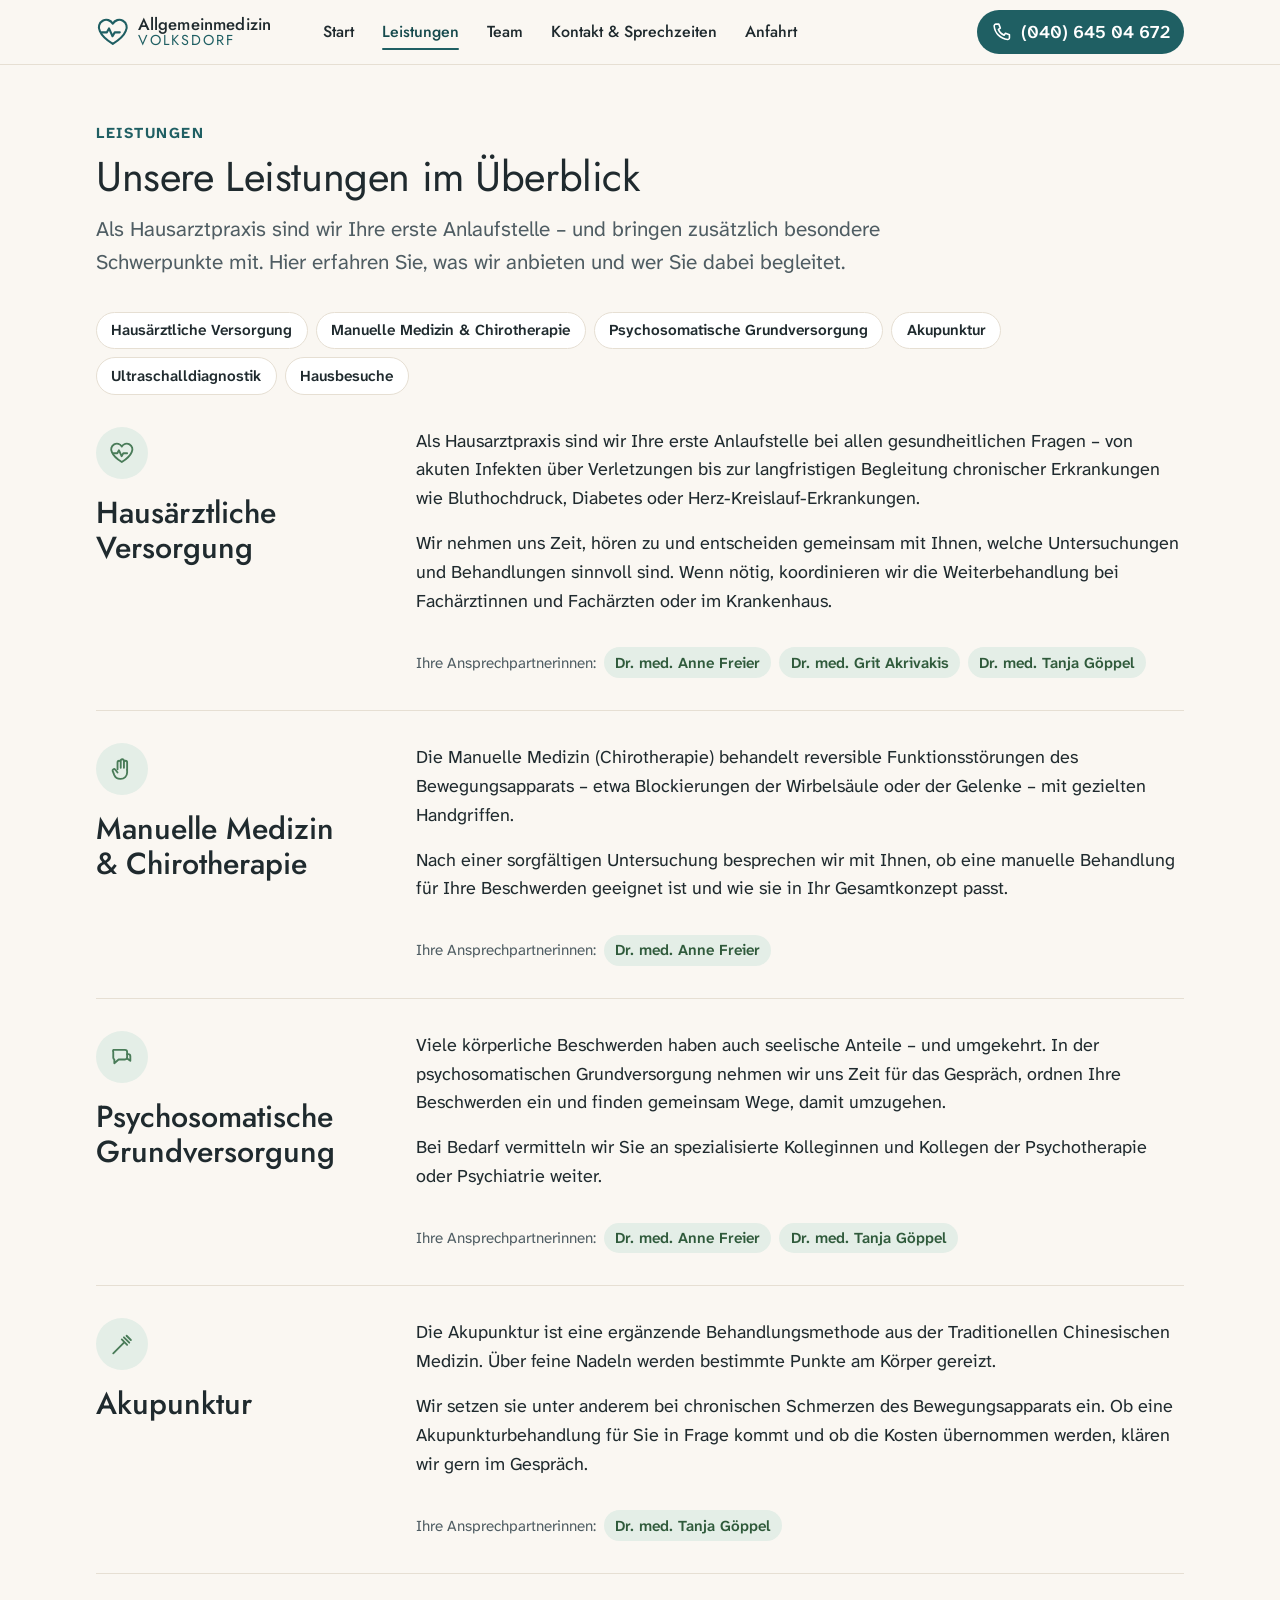
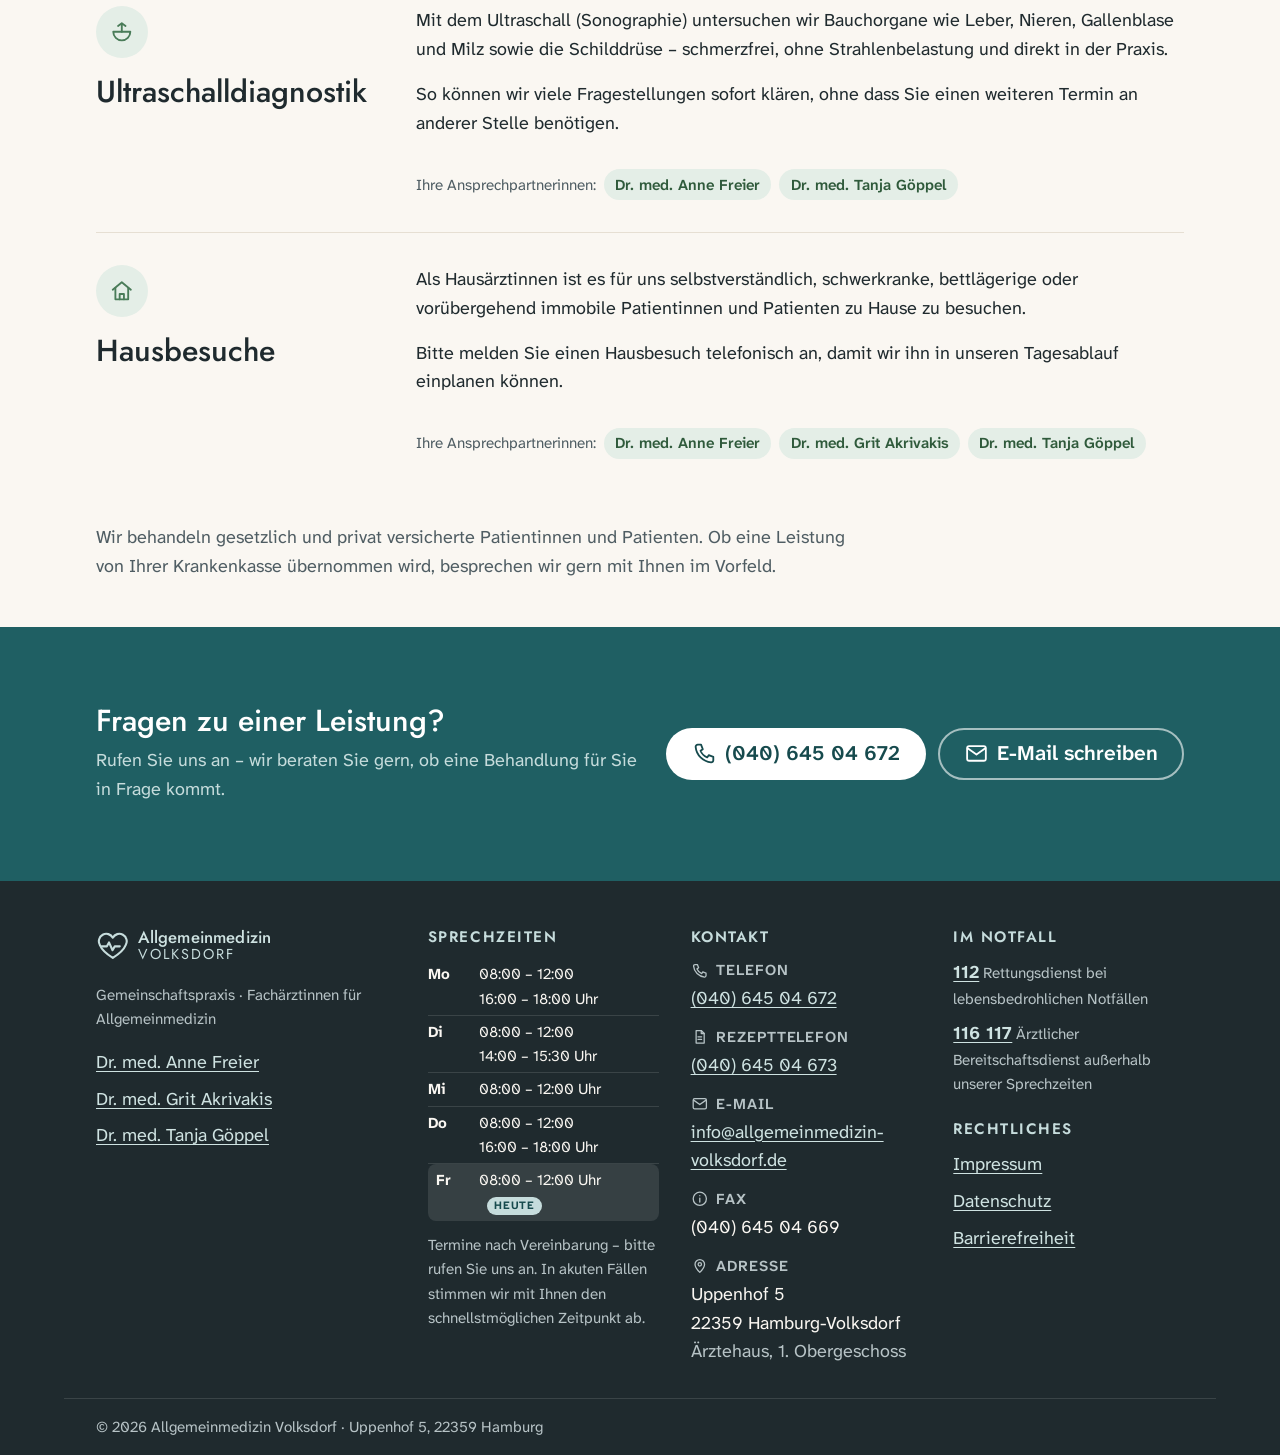
<file: leistungen.html>
<!DOCTYPE html>
<html lang="de">
<head>
  <meta charset="utf-8">
<meta name="viewport" content="width=device-width, initial-scale=1">
<title>Leistungen – Allgemeinmedizin Volksdorf</title>
<meta name="description" content="Leistungen der Hausarztpraxis Allgemeinmedizin Volksdorf: hausärztliche Versorgung, Manuelle Medizin, Psychosomatik, Akupunktur, Ultraschall und Hausbesuche in Hamburg-Volksdorf.">
<meta name="robots" content="noindex,nofollow">
<meta name="theme-color" content="#1f5f63">
<link rel="canonical" href="https://www.allgemeinmedizin-volksdorf.de/leistungen.html">
<meta property="og:type" content="website">
<meta property="og:site_name" content="Allgemeinmedizin Volksdorf">
<meta property="og:locale" content="de_DE">
<meta property="og:title" content="Leistungen – Allgemeinmedizin Volksdorf">
<meta property="og:description" content="Leistungen der Hausarztpraxis Allgemeinmedizin Volksdorf: hausärztliche Versorgung, Manuelle Medizin, Psychosomatik, Akupunktur, Ultraschall und Hausbesuche in Hamburg-Volksdorf.">
<meta property="og:url" content="https://www.allgemeinmedizin-volksdorf.de/leistungen.html">
<meta property="og:image" content="https://www.allgemeinmedizin-volksdorf.de/assets/images/og-default.jpg">
<meta property="og:image:width" content="1200">
<meta property="og:image:height" content="630">
<meta name="twitter:card" content="summary_large_image">
<link rel="icon" href="assets/images/favicon.ico" sizes="32x32">
<link rel="icon" href="assets/images/favicon.svg" type="image/svg+xml">
<link rel="apple-touch-icon" href="assets/images/apple-touch-icon.png">
<link rel="preload" href="assets/fonts/jost-latin.woff2" as="font" type="font/woff2" crossorigin="">
<link rel="preload" href="assets/fonts/atkinson-hyperlegible-next-latin.woff2" as="font" type="font/woff2" crossorigin="">
<link rel="stylesheet" href="assets/css/style.css">

  <script type="application/ld+json">{
  "@context": "https://schema.org",
  "@graph": [
    {
      "@type": "MedicalClinic",
      "@id": "https://www.allgemeinmedizin-volksdorf.de/#praxis",
      "name": "Allgemeinmedizin Volksdorf",
      "description": "Hausärztliche Versorgung, Manuelle Medizin, Psychosomatik, Akupunktur und Ultraschall – drei Fachärztinnen für Allgemeinmedizin im Ärztehaus Uppenhof 5, Hamburg-Volksdorf.",
      "url": "https://www.allgemeinmedizin-volksdorf.de/",
      "telephone": "+494064504672",
      "faxNumber": "+494064504669",
      "email": "info@allgemeinmedizin-volksdorf.de",
      "image": "https://www.allgemeinmedizin-volksdorf.de/assets/images/og-default.jpg",
      "medicalSpecialty": "PrimaryCare",
      "isAcceptingNewPatients": true,
      "address": {
        "@type": "PostalAddress",
        "streetAddress": "Uppenhof 5",
        "postalCode": "22359",
        "addressLocality": "Hamburg",
        "addressCountry": "DE"
      },
      "geo": {
        "@type": "GeoCoordinates",
        "latitude": 53.64811,
        "longitude": 10.16295
      },
      "openingHoursSpecification": [
        {
          "@type": "OpeningHoursSpecification",
          "dayOfWeek": "Monday",
          "opens": "08:00",
          "closes": "12:00"
        },
        {
          "@type": "OpeningHoursSpecification",
          "dayOfWeek": "Monday",
          "opens": "16:00",
          "closes": "18:00"
        },
        {
          "@type": "OpeningHoursSpecification",
          "dayOfWeek": "Tuesday",
          "opens": "08:00",
          "closes": "12:00"
        },
        {
          "@type": "OpeningHoursSpecification",
          "dayOfWeek": "Tuesday",
          "opens": "14:00",
          "closes": "15:30"
        },
        {
          "@type": "OpeningHoursSpecification",
          "dayOfWeek": "Wednesday",
          "opens": "08:00",
          "closes": "12:00"
        },
        {
          "@type": "OpeningHoursSpecification",
          "dayOfWeek": "Thursday",
          "opens": "08:00",
          "closes": "12:00"
        },
        {
          "@type": "OpeningHoursSpecification",
          "dayOfWeek": "Thursday",
          "opens": "16:00",
          "closes": "18:00"
        },
        {
          "@type": "OpeningHoursSpecification",
          "dayOfWeek": "Friday",
          "opens": "08:00",
          "closes": "12:00"
        }
      ],
      "availableService": [
        {
          "@type": "MedicalTherapy",
          "name": "Hausärztliche Versorgung",
          "url": "https://www.allgemeinmedizin-volksdorf.de/leistungen.html#hausaerztlich"
        },
        {
          "@type": "MedicalTherapy",
          "name": "Manuelle Medizin & Chirotherapie",
          "url": "https://www.allgemeinmedizin-volksdorf.de/leistungen.html#manuelle-medizin"
        },
        {
          "@type": "MedicalTherapy",
          "name": "Psychosomatische Grundversorgung",
          "url": "https://www.allgemeinmedizin-volksdorf.de/leistungen.html#psychosomatik"
        },
        {
          "@type": "MedicalTherapy",
          "name": "Akupunktur",
          "url": "https://www.allgemeinmedizin-volksdorf.de/leistungen.html#akupunktur"
        },
        {
          "@type": "MedicalTherapy",
          "name": "Ultraschalldiagnostik",
          "url": "https://www.allgemeinmedizin-volksdorf.de/leistungen.html#ultraschall"
        },
        {
          "@type": "MedicalTherapy",
          "name": "Hausbesuche",
          "url": "https://www.allgemeinmedizin-volksdorf.de/leistungen.html#hausbesuche"
        }
      ],
      "employee": [
        {
          "@type": "Physician",
          "@id": "https://www.allgemeinmedizin-volksdorf.de/annefreier.html#person",
          "name": "Dr. med. Anne Freier",
          "honorificPrefix": "Dr. med.",
          "givenName": "Anne",
          "familyName": "Freier",
          "jobTitle": "Fachärztin für Allgemeinmedizin",
          "medicalSpecialty": "PrimaryCare",
          "url": "https://www.allgemeinmedizin-volksdorf.de/annefreier.html",
          "image": "https://www.allgemeinmedizin-volksdorf.de/assets/images/platzhalter/portrait.jpg",
          "worksFor": {
            "@id": "https://www.allgemeinmedizin-volksdorf.de/#praxis"
          }
        },
        {
          "@type": "Physician",
          "@id": "https://www.allgemeinmedizin-volksdorf.de/gritakrivakis.html#person",
          "name": "Dr. med. Grit Akrivakis",
          "honorificPrefix": "Dr. med.",
          "givenName": "Grit",
          "familyName": "Akrivakis",
          "jobTitle": "Fachärztin für Allgemeinmedizin",
          "medicalSpecialty": "PrimaryCare",
          "url": "https://www.allgemeinmedizin-volksdorf.de/gritakrivakis.html",
          "image": "https://www.allgemeinmedizin-volksdorf.de/assets/images/platzhalter/portrait.jpg",
          "worksFor": {
            "@id": "https://www.allgemeinmedizin-volksdorf.de/#praxis"
          }
        },
        {
          "@type": "Physician",
          "@id": "https://www.allgemeinmedizin-volksdorf.de/tanjagoeppel.html#person",
          "name": "Dr. med. Tanja Göppel",
          "honorificPrefix": "Dr. med.",
          "givenName": "Tanja",
          "familyName": "Göppel",
          "jobTitle": "Fachärztin für Allgemeinmedizin",
          "medicalSpecialty": "PrimaryCare",
          "url": "https://www.allgemeinmedizin-volksdorf.de/tanjagoeppel.html",
          "image": "https://www.allgemeinmedizin-volksdorf.de/assets/images/platzhalter/portrait.jpg",
          "worksFor": {
            "@id": "https://www.allgemeinmedizin-volksdorf.de/#praxis"
          }
        }
      ]
    }
  ]
}</script>

</head>
<body class="">
  <a class="sprung" href="#inhalt">Zum Inhalt springen</a>
  <svg hidden="" aria-hidden="true" focusable="false" style="display:none">
  <symbol id="i-herz" viewBox="0 0 24 24"><path d="M12 20.6S4.6 16 2.7 11.3A5.2 5.2 0 0 1 12 6.2a5.2 5.2 0 0 1 9.3 5.1C19.4 16 12 20.6 12 20.6z"></path><path d="M4.2 12.4h3.6l1.5-2.8 2.5 5.6 1.6-2.8h3.6"></path></symbol>
  <symbol id="i-telefon" viewBox="0 0 24 24"><path d="M5.5 3.5h3.2l1.7 4.4-2.2 1.5a11.5 11.5 0 0 0 6.4 6.4l1.5-2.2 4.4 1.7v3.2a2 2 0 0 1-2.1 2A16.5 16.5 0 0 1 3.5 5.6a2 2 0 0 1 2-2.1z"></path></symbol>
  <symbol id="i-mail" viewBox="0 0 24 24"><rect x="3" y="5" width="18" height="14" rx="2"></rect><path d="m3.5 7 8.5 6 8.5-6"></path></symbol>
  <symbol id="i-menue" viewBox="0 0 24 24"><path d="M4 7h16M4 12h16M4 17h16"></path></symbol>
  <symbol id="i-zu" viewBox="0 0 24 24"><path d="M6 6l12 12M18 6L6 18"></path></symbol>
  <symbol id="i-warnung" viewBox="0 0 24 24"><path d="M12 3.6 2.6 20h18.8L12 3.6z"></path><path d="M12 9.6v4.6"></path><path d="M12 17.3h.01"></path></symbol>
  <symbol id="i-info" viewBox="0 0 24 24"><circle cx="12" cy="12" r="9"></circle><path d="M12 11v5.5M12 7.8h.01"></path></symbol>
  <symbol id="i-kalender" viewBox="0 0 24 24"><rect x="3.5" y="5" width="17" height="15.5" rx="2"></rect><path d="M3.5 10h17M8 3v4M16 3v4"></path></symbol>
  <symbol id="i-uhr" viewBox="0 0 24 24"><circle cx="12" cy="12" r="9"></circle><path d="M12 7.5V12l3 2"></path></symbol>
  <symbol id="i-kontakt" viewBox="0 0 24 24"><circle cx="12" cy="8" r="3.5"></circle><path d="M5 20a7 7 0 0 1 14 0"></path></symbol>
  <symbol id="i-ort" viewBox="0 0 24 24"><path d="M12 21s-6.5-6-6.5-11a6.5 6.5 0 0 1 13 0c0 5-6.5 11-6.5 11z"></path><circle cx="12" cy="10" r="2.3"></circle></symbol>
  <symbol id="i-pfeil-unten" viewBox="0 0 24 24"><path d="M6 9l6 6 6-6"></path></symbol>
  <symbol id="i-pfeil-rechts" viewBox="0 0 24 24"><path d="M5 12h14M13 6l6 6-6 6"></path></symbol>
  <symbol id="i-extern" viewBox="0 0 24 24"><path d="M14 4h6v6M20 4l-9 9"></path><path d="M19 13.5V18a2 2 0 0 1-2 2H6a2 2 0 0 1-2-2V7a2 2 0 0 1 2-2h4.5"></path></symbol>
  <symbol id="i-bahn" viewBox="0 0 24 24"><rect x="5" y="3.5" width="14" height="13.5" rx="3"></rect><path d="M5 10.5h14M8.5 17l-1.5 3M15.5 17l1.5 3M8 20h8"></path><circle cx="9" cy="14" r="1"></circle><circle cx="15" cy="14" r="1"></circle></symbol>
  <symbol id="i-bus" viewBox="0 0 24 24"><rect x="4" y="4" width="16" height="14" rx="3"></rect><path d="M4 10.5h16M8 18v2.5M16 18v2.5"></path><circle cx="8.5" cy="14.5" r="1"></circle><circle cx="15.5" cy="14.5" r="1"></circle></symbol>
  <symbol id="i-auto" viewBox="0 0 24 24"><path d="M5 13l1.6-4.5A2 2 0 0 1 8.5 7h7a2 2 0 0 1 1.9 1.5L19 13"></path><rect x="3.5" y="13" width="17" height="5" rx="1.5"></rect><path d="M6 18v2M18 18v2"></path><circle cx="7.5" cy="15.5" r=".9"></circle><circle cx="16.5" cy="15.5" r=".9"></circle></symbol>
  <symbol id="i-gebaeude" viewBox="0 0 24 24"><rect x="4" y="3.5" width="16" height="17" rx="1.5"></rect><path d="M12 7.5v6M9 10.5h6M9.5 20.5v-4h5v4"></path></symbol>
  <symbol id="i-rollstuhl" viewBox="0 0 24 24"><circle cx="12" cy="4.3" r="1.6"></circle><path d="M12 8v5.5h5l2.4 5"></path><path d="M9.5 10.3a5.5 5.5 0 1 0 6.8 6.6"></path></symbol>
  <symbol id="i-rezept" viewBox="0 0 24 24"><path d="M7 3.5h7l4 4v13H7z"></path><path d="M14 3.5v4h4M9.5 12h5M9.5 15.5h5"></path></symbol>
  <symbol id="i-haus" viewBox="0 0 24 24"><path d="M3.5 11 12 4l8.5 7"></path><path d="M6 9.5V20h12V9.5"></path><path d="M10 20v-5h4v5"></path></symbol>
  <symbol id="i-hand" viewBox="0 0 24 24"><path d="M8 12.5V6a1.5 1.5 0 0 1 3 0v5M11 11V4.5a1.5 1.5 0 0 1 3 0V11M14 11V6a1.5 1.5 0 0 1 3 0v7"></path><path d="M17 13v2.5a6 6 0 0 1-6 6h-.5a6 6 0 0 1-5.5-3.6L3.4 14a1.4 1.4 0 0 1 2.4-1.3L8 15.5"></path></symbol>
  <symbol id="i-nadel" viewBox="0 0 24 24"><path d="M4 20 14.5 9.5M12 7l5 5M14 5l5 5"></path><path d="M16.5 3.5 20.5 7.5"></path></symbol>
  <symbol id="i-schall" viewBox="0 0 24 24"><path d="M12 20a8 8 0 0 0 8-8H4a8 8 0 0 0 8 8z"></path><path d="M12 12V4M8.5 6.5 12 4l3.5 2.5"></path></symbol>
  <symbol id="i-gespraech" viewBox="0 0 24 24"><path d="M4 5.5h11a2 2 0 0 1 2 2v5a2 2 0 0 1-2 2H9l-4 3.5v-3.5a2 2 0 0 1-1-1.7v-5.3a2 2 0 0 1 0-2z"></path><path d="M17 9.5h1a2 2 0 0 1 2 2v4.3l-3-2.3"></path></symbol>
  <symbol id="i-schild" viewBox="0 0 24 24"><path d="M12 3.5 5 6v5.5c0 4.5 3 7.7 7 9 4-1.3 7-4.5 7-9V6z"></path><path d="m9 12 2 2 4-4"></path></symbol>
  <symbol id="i-check" viewBox="0 0 24 24"><path d="m5 12.5 4.5 4.5L19 7.5"></path></symbol>
  <symbol id="i-notfall" viewBox="0 0 24 24"><path d="M12 3.5 3.5 19h17z"></path><path d="M12 9.5v4.5M12 17h.01"></path></symbol>
  <symbol id="i-karte" viewBox="0 0 24 24"><path d="m3.5 6 5.5-2 6 2 5.5-2v14l-5.5 2-6-2-5.5 2z"></path><path d="M9 4v14M15 6v14"></path></symbol>
</svg>

  <header class="kopf">
  <div class="kopf-innen container">
    <a class="marke" href="index.html" aria-label="Allgemeinmedizin Volksdorf – zur Startseite">
      <svg class="icon marke-icon" aria-hidden="true"><use href="#i-herz"></use></svg>
      <span class="marke-text"><span class="marke-name">Allgemeinmedizin</span> <span class="marke-ort">Volksdorf</span></span>
    </a>

    <nav class="nav" id="hauptnavigation" aria-label="Hauptnavigation">
      <ul class="nav-liste">
        <li><a href="index.html">Start</a></li>
        <li><a href="leistungen.html" aria-current="page">Leistungen</a></li>
        <li><a href="team.html">Team</a></li>
        <li><a href="kontakt.html">Kontakt &amp; Sprechzeiten</a></li>
        <li><a href="anfahrt.html">Anfahrt</a></li>
      </ul>
      <div class="nav-fuss">
        <a class="knopf knopf--primaer" href="tel:+494064504672">
          <svg class="icon" aria-hidden="true"><use href="#i-telefon"></use></svg>
          <span>(040) 645 04 672</span>
        </a>
        <p class="nav-fuss-hinweis">Termine vergeben wir telefonisch.</p>
      </div>
    </nav>

    <div class="kopf-aktionen">
      <a class="knopf knopf--primaer knopf--kopf" href="tel:+494064504672">
        <svg class="icon" aria-hidden="true"><use href="#i-telefon"></use></svg>
        <span class="knopf-text-lang">(040) 645 04 672</span>
        <span class="knopf-text-kurz">Anrufen</span>
      </a>
      <button class="menue-knopf" type="button" aria-expanded="false" aria-controls="hauptnavigation">
        <svg class="icon icon-auf" aria-hidden="true"><use href="#i-menue"></use></svg>
        <svg class="icon icon-zu" aria-hidden="true"><use href="#i-zu"></use></svg>
        <span>Menü</span>
      </button>
    </div>
  </div>
</header>


  <main id="inhalt" class="inhalt">
    <header class="seitenkopf">
  <div class="container seitenkopf-innen"><p class="rubrik">Leistungen</p>
    <h1>Unsere Leistungen im Überblick</h1><p class="einleitung">Als Hausarztpraxis sind wir Ihre erste Anlaufstelle – und bringen zusätzlich besondere Schwerpunkte mit. Hier erfahren Sie, was wir anbieten und wer Sie dabei begleitet.</p>
  </div>
</header>
<section class="abschnitt abschnitt--eng abschnitt--oben-null">
  <div class="container">
    <ul class="sprungliste" aria-label="Zu den Leistungen springen">
      <li><a href="#hausaerztlich">Hausärztliche Versorgung</a></li>
      <li><a href="#manuelle-medizin">Manuelle Medizin &amp; Chirotherapie</a></li>
      <li><a href="#psychosomatik">Psychosomatische Grundversorgung</a></li>
      <li><a href="#akupunktur">Akupunktur</a></li>
      <li><a href="#ultraschall">Ultraschalldiagnostik</a></li>
      <li><a href="#hausbesuche">Hausbesuche</a></li>
    </ul>
    <article class="leistung" id="hausaerztlich">
      <div class="leistung-kopf">
        <span class="icon-kreis"><svg class="icon" aria-hidden="true"><use href="#i-herz"></use></svg></span>
        <h2>Hausärztliche Versorgung</h2>
      </div>
      <div class="leistung-text">
        <p>Als Hausarztpraxis sind wir Ihre erste Anlaufstelle bei allen gesundheitlichen Fragen – von akuten Infekten über Verletzungen bis zur langfristigen Begleitung chronischer Erkrankungen wie Bluthochdruck, Diabetes oder Herz-Kreislauf-Erkrankungen.</p>
<p>Wir nehmen uns Zeit, hören zu und entscheiden gemeinsam mit Ihnen, welche Untersuchungen und Behandlungen sinnvoll sind. Wenn nötig, koordinieren wir die Weiterbehandlung bei Fachärztinnen und Fachärzten oder im Krankenhaus.</p>

      </div>
      <div class="leistung-personen">
        <span>Ihre Ansprechpartnerinnen:</span>
        <ul class="chips">
          <li><a class="chip" href="annefreier.html">Dr. med. Anne Freier</a></li>
          <li><a class="chip" href="gritakrivakis.html">Dr. med. Grit Akrivakis</a></li>
          <li><a class="chip" href="tanjagoeppel.html">Dr. med. Tanja Göppel</a></li>
        </ul>
      </div>
    </article>
    <article class="leistung" id="manuelle-medizin">
      <div class="leistung-kopf">
        <span class="icon-kreis"><svg class="icon" aria-hidden="true"><use href="#i-hand"></use></svg></span>
        <h2>Manuelle Medizin &amp; Chirotherapie</h2>
      </div>
      <div class="leistung-text">
        <p>Die Manuelle Medizin (Chirotherapie) behandelt reversible Funktionsstörungen des Bewegungsapparats – etwa Blockierungen der Wirbelsäule oder der Gelenke – mit gezielten Handgriffen.</p>
<p>Nach einer sorgfältigen Untersuchung besprechen wir mit Ihnen, ob eine manuelle Behandlung für Ihre Beschwerden geeignet ist und wie sie in Ihr Gesamtkonzept passt.</p>

      </div>
      <div class="leistung-personen">
        <span>Ihre Ansprechpartnerinnen:</span>
        <ul class="chips">
          <li><a class="chip" href="annefreier.html">Dr. med. Anne Freier</a></li>
        </ul>
      </div>
    </article>
    <article class="leistung" id="psychosomatik">
      <div class="leistung-kopf">
        <span class="icon-kreis"><svg class="icon" aria-hidden="true"><use href="#i-gespraech"></use></svg></span>
        <h2>Psychosomatische Grundversorgung</h2>
      </div>
      <div class="leistung-text">
        <p>Viele körperliche Beschwerden haben auch seelische Anteile – und umgekehrt. In der psychosomatischen Grundversorgung nehmen wir uns Zeit für das Gespräch, ordnen Ihre Beschwerden ein und finden gemeinsam Wege, damit umzugehen.</p>
<p>Bei Bedarf vermitteln wir Sie an spezialisierte Kolleginnen und Kollegen der Psychotherapie oder Psychiatrie weiter.</p>

      </div>
      <div class="leistung-personen">
        <span>Ihre Ansprechpartnerinnen:</span>
        <ul class="chips">
          <li><a class="chip" href="annefreier.html">Dr. med. Anne Freier</a></li>
          <li><a class="chip" href="tanjagoeppel.html">Dr. med. Tanja Göppel</a></li>
        </ul>
      </div>
    </article>
    <article class="leistung" id="akupunktur">
      <div class="leistung-kopf">
        <span class="icon-kreis"><svg class="icon" aria-hidden="true"><use href="#i-nadel"></use></svg></span>
        <h2>Akupunktur</h2>
      </div>
      <div class="leistung-text">
        <p>Die Akupunktur ist eine ergänzende Behandlungsmethode aus der Traditionellen Chinesischen Medizin. Über feine Nadeln werden bestimmte Punkte am Körper gereizt.</p>
<p>Wir setzen sie unter anderem bei chronischen Schmerzen des Bewegungsapparats ein. Ob eine Akupunkturbehandlung für Sie in Frage kommt und ob die Kosten übernommen werden, klären wir gern im Gespräch.</p>

      </div>
      <div class="leistung-personen">
        <span>Ihre Ansprechpartnerinnen:</span>
        <ul class="chips">
          <li><a class="chip" href="tanjagoeppel.html">Dr. med. Tanja Göppel</a></li>
        </ul>
      </div>
    </article>
    <article class="leistung" id="ultraschall">
      <div class="leistung-kopf">
        <span class="icon-kreis"><svg class="icon" aria-hidden="true"><use href="#i-schall"></use></svg></span>
        <h2>Ultraschalldiagnostik</h2>
      </div>
      <div class="leistung-text">
        <p>Mit dem Ultraschall (Sonographie) untersuchen wir Bauchorgane wie Leber, Nieren, Gallenblase und Milz sowie die Schilddrüse – schmerzfrei, ohne Strahlenbelastung und direkt in der Praxis.</p>
<p>So können wir viele Fragestellungen sofort klären, ohne dass Sie einen weiteren Termin an anderer Stelle benötigen.</p>

      </div>
      <div class="leistung-personen">
        <span>Ihre Ansprechpartnerinnen:</span>
        <ul class="chips">
          <li><a class="chip" href="annefreier.html">Dr. med. Anne Freier</a></li>
          <li><a class="chip" href="tanjagoeppel.html">Dr. med. Tanja Göppel</a></li>
        </ul>
      </div>
    </article>
    <article class="leistung" id="hausbesuche">
      <div class="leistung-kopf">
        <span class="icon-kreis"><svg class="icon" aria-hidden="true"><use href="#i-haus"></use></svg></span>
        <h2>Hausbesuche</h2>
      </div>
      <div class="leistung-text">
        <p>Als Hausärztinnen ist es für uns selbstverständlich, schwerkranke, bettlägerige oder vorübergehend immobile Patientinnen und Patienten zu Hause zu besuchen.</p>
<p>Bitte melden Sie einen Hausbesuch telefonisch an, damit wir ihn in unseren Tagesablauf einplanen können.</p>

      </div>
      <div class="leistung-personen">
        <span>Ihre Ansprechpartnerinnen:</span>
        <ul class="chips">
          <li><a class="chip" href="annefreier.html">Dr. med. Anne Freier</a></li>
          <li><a class="chip" href="gritakrivakis.html">Dr. med. Grit Akrivakis</a></li>
          <li><a class="chip" href="tanjagoeppel.html">Dr. med. Tanja Göppel</a></li>
        </ul>
      </div>
    </article>

    <p class="dezent prose abstand-oben">Wir behandeln gesetzlich und privat versicherte Patientinnen und Patienten. Ob eine Leistung von Ihrer Krankenkasse übernommen wird, besprechen wir gern mit Ihnen im Vorfeld.</p>
  </div>
</section>



<section class="cta-block" aria-labelledby="cta-titel">
  <div class="container cta-innen">
    <div class="cta-text">
      <h2 id="cta-titel">Fragen zu einer Leistung?</h2>
      <p>Rufen Sie uns an – wir beraten Sie gern, ob eine Behandlung für Sie in Frage kommt.</p>
    </div>
    <div class="cta-aktionen">
      <a class="knopf knopf--primaer knopf--gross" href="tel:+494064504672">
        <svg class="icon" aria-hidden="true"><use href="#i-telefon"></use></svg>
        <span>(040) 645 04 672</span>
      </a>
      <a class="knopf knopf--sekundaer knopf--gross" href="mailto:info@allgemeinmedizin-volksdorf.de">
        <svg class="icon" aria-hidden="true"><use href="#i-mail"></use></svg>
        <span>E-Mail schreiben</span>
      </a>
    </div>
  </div>
</section>



  </main>

  <footer class="fuss">
  <div class="container fuss-innen">
    <div class="fuss-spalte fuss-praxis">
      <a class="marke marke--hell" href="index.html">
        <svg class="icon marke-icon" aria-hidden="true"><use href="#i-herz"></use></svg>
        <span class="marke-text"><span class="marke-name">Allgemeinmedizin</span> <span class="marke-ort">Volksdorf</span></span>
      </a>
      <p class="fuss-untertitel">Gemeinschaftspraxis · Fachärztinnen für Allgemeinmedizin</p>
      <ul class="fuss-aerztinnen">
        <li><a href="annefreier.html">Dr. med. Anne Freier</a></li>
        <li><a href="gritakrivakis.html">Dr. med. Grit Akrivakis</a></li>
        <li><a href="tanjagoeppel.html">Dr. med. Tanja Göppel</a></li>
      </ul>
    </div>

    <div class="fuss-spalte">
      <h2 class="fuss-titel">Sprechzeiten</h2>
      <table class="zeiten zeiten--kompakt">
  <caption class="sr-only">Sprechzeiten der Praxis</caption>
  <tbody>
    <tr data-tag="1">
      <th scope="row"><abbr title="Montag">Mo</abbr></th>
      <td>
        <span class="zeit"><time datetime="08:00">08:00</time> – <time datetime="12:00">12:00</time></span>
        <span class="zeit"><time datetime="16:00">16:00</time> – <time datetime="18:00">18:00</time> Uhr</span>
      </td>
    </tr>
    <tr data-tag="2">
      <th scope="row"><abbr title="Dienstag">Di</abbr></th>
      <td>
        <span class="zeit"><time datetime="08:00">08:00</time> – <time datetime="12:00">12:00</time></span>
        <span class="zeit"><time datetime="14:00">14:00</time> – <time datetime="15:30">15:30</time> Uhr</span>
      </td>
    </tr>
    <tr data-tag="3">
      <th scope="row"><abbr title="Mittwoch">Mi</abbr></th>
      <td>
        <span class="zeit"><time datetime="08:00">08:00</time> – <time datetime="12:00">12:00</time> Uhr</span>
      </td>
    </tr>
    <tr data-tag="4">
      <th scope="row"><abbr title="Donnerstag">Do</abbr></th>
      <td>
        <span class="zeit"><time datetime="08:00">08:00</time> – <time datetime="12:00">12:00</time></span>
        <span class="zeit"><time datetime="16:00">16:00</time> – <time datetime="18:00">18:00</time> Uhr</span>
      </td>
    </tr>
    <tr data-tag="5">
      <th scope="row"><abbr title="Freitag">Fr</abbr></th>
      <td>
        <span class="zeit"><time datetime="08:00">08:00</time> – <time datetime="12:00">12:00</time> Uhr</span>
      </td>
    </tr>
  </tbody>
</table>

      <p class="fuss-klein">Termine nach Vereinbarung – bitte rufen Sie uns an. In akuten Fällen stimmen wir mit Ihnen den schnellstmöglichen Zeitpunkt ab.</p>
    </div>

    <div class="fuss-spalte">
      <h2 class="fuss-titel">Kontakt</h2>
      <address class="kontakt">
  <dl>
    <div><dt><svg class="icon" aria-hidden="true"><use href="#i-telefon"></use></svg>Telefon</dt><dd><a href="tel:+494064504672">(040) 645 04 672</a></dd></div>
    <div><dt><svg class="icon" aria-hidden="true"><use href="#i-rezept"></use></svg>Rezepttelefon</dt><dd><a href="tel:+494064504673">(040) 645 04 673</a></dd></div>
    <div><dt><svg class="icon" aria-hidden="true"><use href="#i-mail"></use></svg>E-Mail</dt><dd><a href="mailto:info@allgemeinmedizin-volksdorf.de">info@allgemeinmedizin-volksdorf.de</a></dd></div>
    <div><dt><svg class="icon" aria-hidden="true"><use href="#i-info"></use></svg>Fax</dt><dd>(040) 645 04 669</dd></div>
    <div><dt><svg class="icon" aria-hidden="true"><use href="#i-ort"></use></svg>Adresse</dt><dd>Uppenhof 5<br>22359 Hamburg-Volksdorf<br><span class="dezent">Ärztehaus, 1. Obergeschoss</span></dd></div>
  </dl>
</address>

    </div>

    <div class="fuss-spalte">
      <h2 class="fuss-titel">Im Notfall</h2>
      <ul class="fuss-notfall">
        <li><a href="tel:112"><b>112</b></a> Rettungsdienst bei lebensbedrohlichen Notfällen</li>
        <li><a href="tel:116117"><b>116 117</b></a> Ärztlicher Bereitschaftsdienst außerhalb unserer Sprechzeiten</li>
      </ul>
      <h2 class="fuss-titel">Rechtliches</h2>
      <ul class="fuss-links">
        <li><a href="impressum.html">Impressum</a></li>
        <li><a href="datenschutz.html">Datenschutz</a></li>
        <li><a href="barrierefreiheit.html">Barrierefreiheit</a></li>
      </ul>
    </div>
  </div>
  <div class="container fuss-zeile">
    <p>© 2026 Allgemeinmedizin Volksdorf · Uppenhof 5, 22359 Hamburg</p>
  </div>
</footer>

  <script src="assets/js/site.js" defer=""></script>
</body>
</html>
</file>
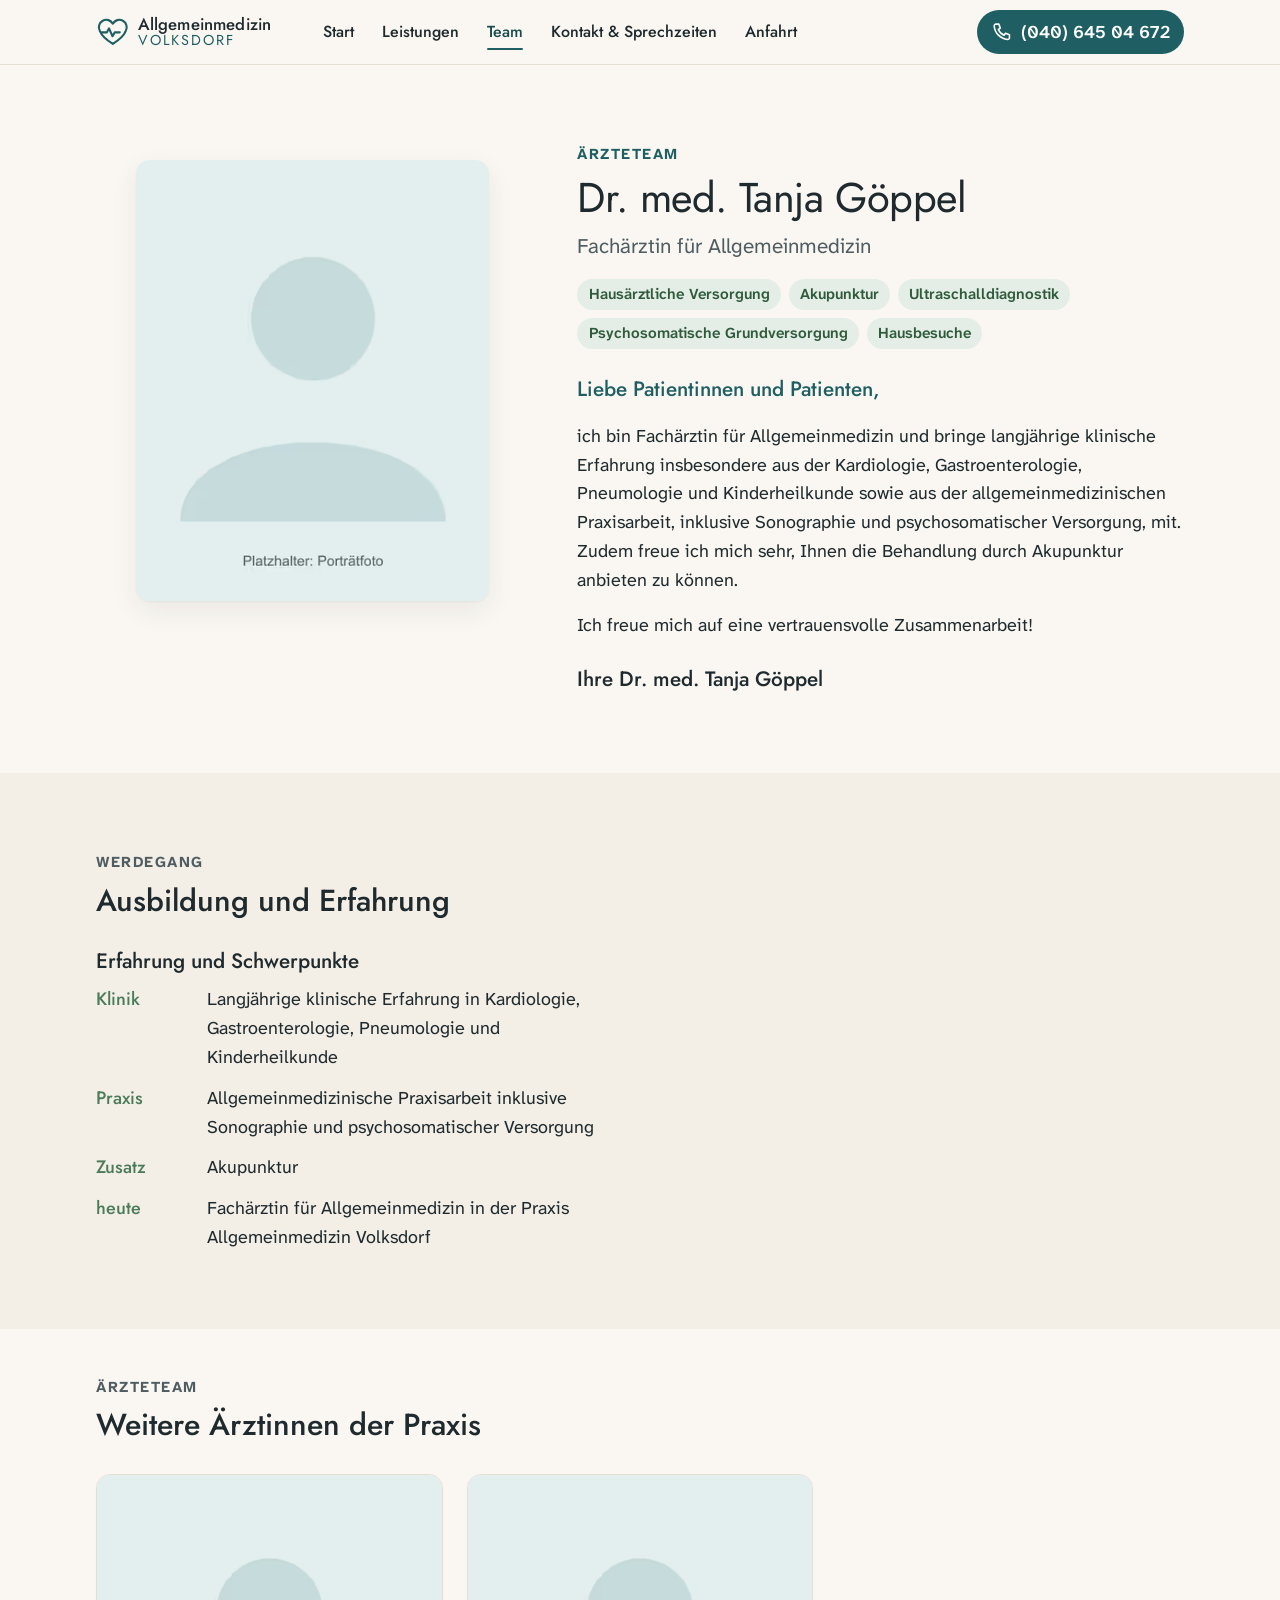
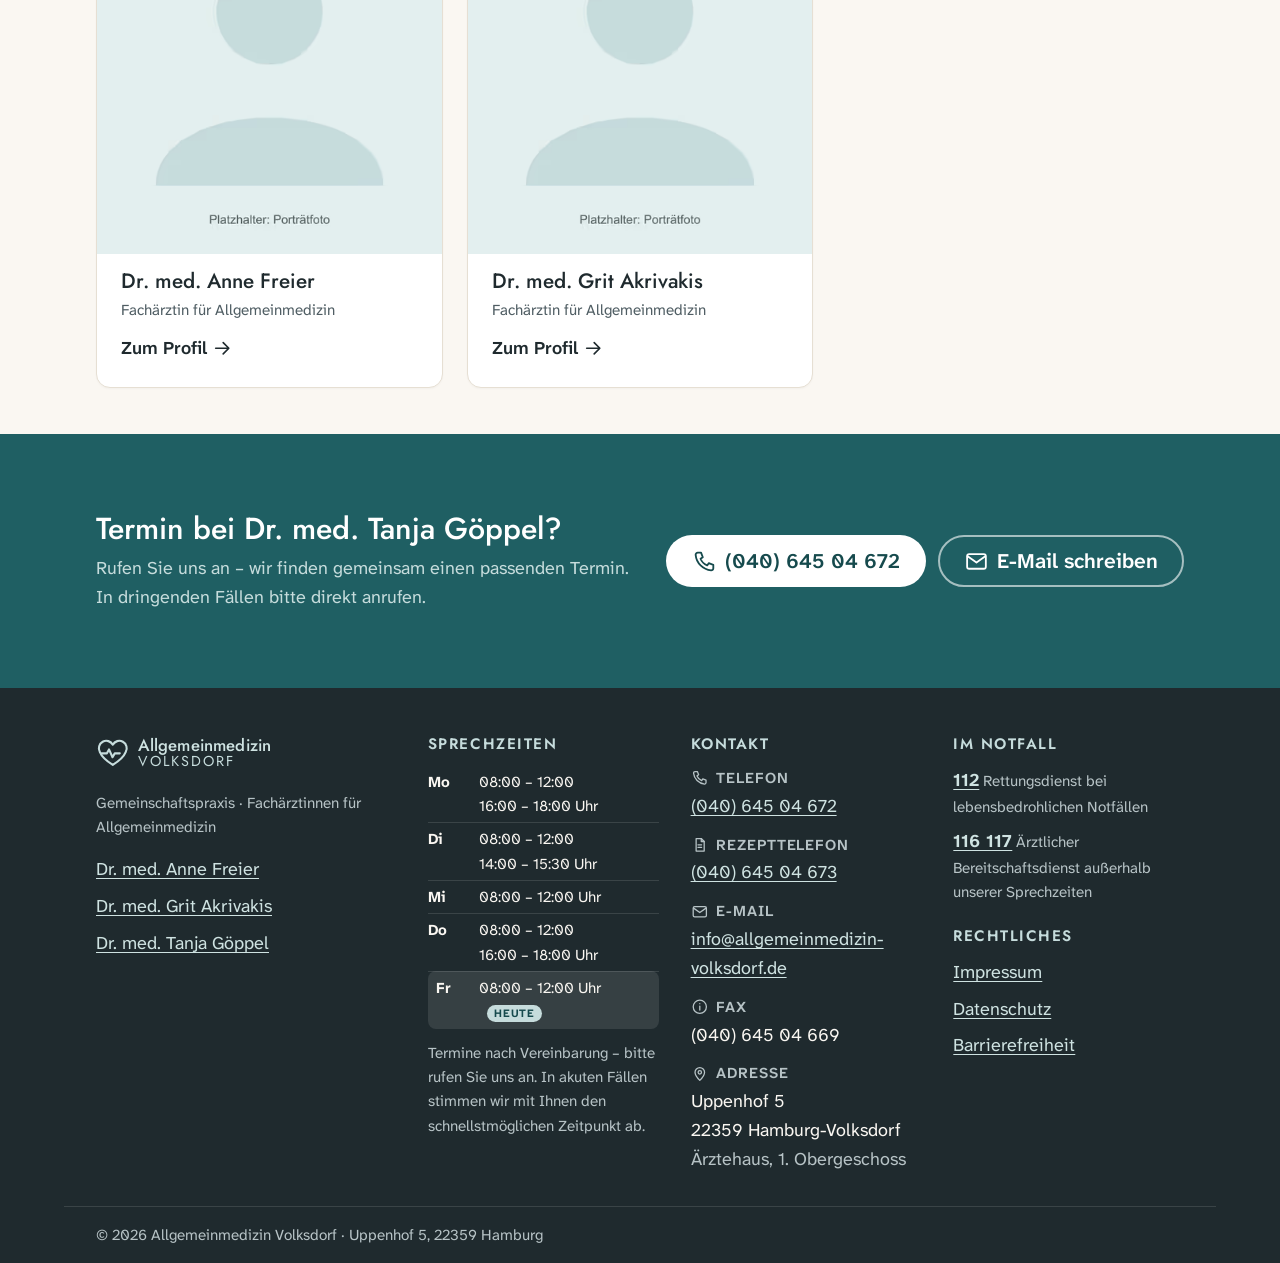
<file: tanjagoeppel.html>
<!DOCTYPE html>
<html lang="de">
<head>
  <meta charset="utf-8">
<meta name="viewport" content="width=device-width, initial-scale=1">
<title>Dr. med. Tanja Göppel – Allgemeinmedizin Volksdorf</title>
<meta name="description" content="Dr. med. Tanja Göppel, Fachärztin für Allgemeinmedizin in Hamburg-Volksdorf mit Erfahrung aus Kardiologie, Gastroenterologie, Pneumologie und Kinderheilkunde. Bietet Akupunktur, Sonographie und psychosomatische Versorgung an.">
<meta name="robots" content="noindex,nofollow">
<meta name="theme-color" content="#1f5f63">
<link rel="canonical" href="https://www.allgemeinmedizin-volksdorf.de/tanjagoeppel.html">
<meta property="og:type" content="website">
<meta property="og:site_name" content="Allgemeinmedizin Volksdorf">
<meta property="og:locale" content="de_DE">
<meta property="og:title" content="Dr. med. Tanja Göppel – Allgemeinmedizin Volksdorf">
<meta property="og:description" content="Dr. med. Tanja Göppel, Fachärztin für Allgemeinmedizin in Hamburg-Volksdorf mit Erfahrung aus Kardiologie, Gastroenterologie, Pneumologie und Kinderheilkunde. Bietet Akupunktur, Sonographie und psychosomatische Versorgung an.">
<meta property="og:url" content="https://www.allgemeinmedizin-volksdorf.de/tanjagoeppel.html">
<meta property="og:image" content="https://www.allgemeinmedizin-volksdorf.de/assets/images/og-default.jpg">
<meta property="og:image:width" content="1200">
<meta property="og:image:height" content="630">
<meta name="twitter:card" content="summary_large_image">
<link rel="icon" href="assets/images/favicon.ico" sizes="32x32">
<link rel="icon" href="assets/images/favicon.svg" type="image/svg+xml">
<link rel="apple-touch-icon" href="assets/images/apple-touch-icon.png">
<link rel="preload" href="assets/fonts/jost-latin.woff2" as="font" type="font/woff2" crossorigin="">
<link rel="preload" href="assets/fonts/atkinson-hyperlegible-next-latin.woff2" as="font" type="font/woff2" crossorigin="">
<link rel="stylesheet" href="assets/css/style.css">

  <script type="application/ld+json">{
  "@context": "https://schema.org",
  "@graph": [
    {
      "@type": "MedicalClinic",
      "@id": "https://www.allgemeinmedizin-volksdorf.de/#praxis",
      "name": "Allgemeinmedizin Volksdorf",
      "description": "Hausärztliche Versorgung, Manuelle Medizin, Psychosomatik, Akupunktur und Ultraschall – drei Fachärztinnen für Allgemeinmedizin im Ärztehaus Uppenhof 5, Hamburg-Volksdorf.",
      "url": "https://www.allgemeinmedizin-volksdorf.de/",
      "telephone": "+494064504672",
      "faxNumber": "+494064504669",
      "email": "info@allgemeinmedizin-volksdorf.de",
      "image": "https://www.allgemeinmedizin-volksdorf.de/assets/images/og-default.jpg",
      "medicalSpecialty": "PrimaryCare",
      "isAcceptingNewPatients": true,
      "address": {
        "@type": "PostalAddress",
        "streetAddress": "Uppenhof 5",
        "postalCode": "22359",
        "addressLocality": "Hamburg",
        "addressCountry": "DE"
      },
      "geo": {
        "@type": "GeoCoordinates",
        "latitude": 53.64811,
        "longitude": 10.16295
      },
      "openingHoursSpecification": [
        {
          "@type": "OpeningHoursSpecification",
          "dayOfWeek": "Monday",
          "opens": "08:00",
          "closes": "12:00"
        },
        {
          "@type": "OpeningHoursSpecification",
          "dayOfWeek": "Monday",
          "opens": "16:00",
          "closes": "18:00"
        },
        {
          "@type": "OpeningHoursSpecification",
          "dayOfWeek": "Tuesday",
          "opens": "08:00",
          "closes": "12:00"
        },
        {
          "@type": "OpeningHoursSpecification",
          "dayOfWeek": "Tuesday",
          "opens": "14:00",
          "closes": "15:30"
        },
        {
          "@type": "OpeningHoursSpecification",
          "dayOfWeek": "Wednesday",
          "opens": "08:00",
          "closes": "12:00"
        },
        {
          "@type": "OpeningHoursSpecification",
          "dayOfWeek": "Thursday",
          "opens": "08:00",
          "closes": "12:00"
        },
        {
          "@type": "OpeningHoursSpecification",
          "dayOfWeek": "Thursday",
          "opens": "16:00",
          "closes": "18:00"
        },
        {
          "@type": "OpeningHoursSpecification",
          "dayOfWeek": "Friday",
          "opens": "08:00",
          "closes": "12:00"
        }
      ],
      "availableService": [
        {
          "@type": "MedicalTherapy",
          "name": "Hausärztliche Versorgung",
          "url": "https://www.allgemeinmedizin-volksdorf.de/leistungen.html#hausaerztlich"
        },
        {
          "@type": "MedicalTherapy",
          "name": "Manuelle Medizin & Chirotherapie",
          "url": "https://www.allgemeinmedizin-volksdorf.de/leistungen.html#manuelle-medizin"
        },
        {
          "@type": "MedicalTherapy",
          "name": "Psychosomatische Grundversorgung",
          "url": "https://www.allgemeinmedizin-volksdorf.de/leistungen.html#psychosomatik"
        },
        {
          "@type": "MedicalTherapy",
          "name": "Akupunktur",
          "url": "https://www.allgemeinmedizin-volksdorf.de/leistungen.html#akupunktur"
        },
        {
          "@type": "MedicalTherapy",
          "name": "Ultraschalldiagnostik",
          "url": "https://www.allgemeinmedizin-volksdorf.de/leistungen.html#ultraschall"
        },
        {
          "@type": "MedicalTherapy",
          "name": "Hausbesuche",
          "url": "https://www.allgemeinmedizin-volksdorf.de/leistungen.html#hausbesuche"
        }
      ],
      "employee": [
        {
          "@type": "Physician",
          "@id": "https://www.allgemeinmedizin-volksdorf.de/annefreier.html#person",
          "name": "Dr. med. Anne Freier",
          "honorificPrefix": "Dr. med.",
          "givenName": "Anne",
          "familyName": "Freier",
          "jobTitle": "Fachärztin für Allgemeinmedizin",
          "medicalSpecialty": "PrimaryCare",
          "url": "https://www.allgemeinmedizin-volksdorf.de/annefreier.html",
          "image": "https://www.allgemeinmedizin-volksdorf.de/assets/images/platzhalter/portrait.jpg",
          "worksFor": {
            "@id": "https://www.allgemeinmedizin-volksdorf.de/#praxis"
          }
        },
        {
          "@type": "Physician",
          "@id": "https://www.allgemeinmedizin-volksdorf.de/gritakrivakis.html#person",
          "name": "Dr. med. Grit Akrivakis",
          "honorificPrefix": "Dr. med.",
          "givenName": "Grit",
          "familyName": "Akrivakis",
          "jobTitle": "Fachärztin für Allgemeinmedizin",
          "medicalSpecialty": "PrimaryCare",
          "url": "https://www.allgemeinmedizin-volksdorf.de/gritakrivakis.html",
          "image": "https://www.allgemeinmedizin-volksdorf.de/assets/images/platzhalter/portrait.jpg",
          "worksFor": {
            "@id": "https://www.allgemeinmedizin-volksdorf.de/#praxis"
          }
        },
        {
          "@type": "Physician",
          "@id": "https://www.allgemeinmedizin-volksdorf.de/tanjagoeppel.html#person",
          "name": "Dr. med. Tanja Göppel",
          "honorificPrefix": "Dr. med.",
          "givenName": "Tanja",
          "familyName": "Göppel",
          "jobTitle": "Fachärztin für Allgemeinmedizin",
          "medicalSpecialty": "PrimaryCare",
          "url": "https://www.allgemeinmedizin-volksdorf.de/tanjagoeppel.html",
          "image": "https://www.allgemeinmedizin-volksdorf.de/assets/images/platzhalter/portrait.jpg",
          "worksFor": {
            "@id": "https://www.allgemeinmedizin-volksdorf.de/#praxis"
          }
        }
      ]
    },
    {
      "@type": "WebPage",
      "url": "https://www.allgemeinmedizin-volksdorf.de/tanjagoeppel.html",
      "mainEntity": {
        "@id": "https://www.allgemeinmedizin-volksdorf.de/tanjagoeppel.html#person"
      }
    }
  ]
}</script>

</head>
<body class="">
  <a class="sprung" href="#inhalt">Zum Inhalt springen</a>
  <svg hidden="" aria-hidden="true" focusable="false" style="display:none">
  <symbol id="i-herz" viewBox="0 0 24 24"><path d="M12 20.6S4.6 16 2.7 11.3A5.2 5.2 0 0 1 12 6.2a5.2 5.2 0 0 1 9.3 5.1C19.4 16 12 20.6 12 20.6z"></path><path d="M4.2 12.4h3.6l1.5-2.8 2.5 5.6 1.6-2.8h3.6"></path></symbol>
  <symbol id="i-telefon" viewBox="0 0 24 24"><path d="M5.5 3.5h3.2l1.7 4.4-2.2 1.5a11.5 11.5 0 0 0 6.4 6.4l1.5-2.2 4.4 1.7v3.2a2 2 0 0 1-2.1 2A16.5 16.5 0 0 1 3.5 5.6a2 2 0 0 1 2-2.1z"></path></symbol>
  <symbol id="i-mail" viewBox="0 0 24 24"><rect x="3" y="5" width="18" height="14" rx="2"></rect><path d="m3.5 7 8.5 6 8.5-6"></path></symbol>
  <symbol id="i-menue" viewBox="0 0 24 24"><path d="M4 7h16M4 12h16M4 17h16"></path></symbol>
  <symbol id="i-zu" viewBox="0 0 24 24"><path d="M6 6l12 12M18 6L6 18"></path></symbol>
  <symbol id="i-warnung" viewBox="0 0 24 24"><path d="M12 3.6 2.6 20h18.8L12 3.6z"></path><path d="M12 9.6v4.6"></path><path d="M12 17.3h.01"></path></symbol>
  <symbol id="i-info" viewBox="0 0 24 24"><circle cx="12" cy="12" r="9"></circle><path d="M12 11v5.5M12 7.8h.01"></path></symbol>
  <symbol id="i-kalender" viewBox="0 0 24 24"><rect x="3.5" y="5" width="17" height="15.5" rx="2"></rect><path d="M3.5 10h17M8 3v4M16 3v4"></path></symbol>
  <symbol id="i-uhr" viewBox="0 0 24 24"><circle cx="12" cy="12" r="9"></circle><path d="M12 7.5V12l3 2"></path></symbol>
  <symbol id="i-kontakt" viewBox="0 0 24 24"><circle cx="12" cy="8" r="3.5"></circle><path d="M5 20a7 7 0 0 1 14 0"></path></symbol>
  <symbol id="i-ort" viewBox="0 0 24 24"><path d="M12 21s-6.5-6-6.5-11a6.5 6.5 0 0 1 13 0c0 5-6.5 11-6.5 11z"></path><circle cx="12" cy="10" r="2.3"></circle></symbol>
  <symbol id="i-pfeil-unten" viewBox="0 0 24 24"><path d="M6 9l6 6 6-6"></path></symbol>
  <symbol id="i-pfeil-rechts" viewBox="0 0 24 24"><path d="M5 12h14M13 6l6 6-6 6"></path></symbol>
  <symbol id="i-extern" viewBox="0 0 24 24"><path d="M14 4h6v6M20 4l-9 9"></path><path d="M19 13.5V18a2 2 0 0 1-2 2H6a2 2 0 0 1-2-2V7a2 2 0 0 1 2-2h4.5"></path></symbol>
  <symbol id="i-bahn" viewBox="0 0 24 24"><rect x="5" y="3.5" width="14" height="13.5" rx="3"></rect><path d="M5 10.5h14M8.5 17l-1.5 3M15.5 17l1.5 3M8 20h8"></path><circle cx="9" cy="14" r="1"></circle><circle cx="15" cy="14" r="1"></circle></symbol>
  <symbol id="i-bus" viewBox="0 0 24 24"><rect x="4" y="4" width="16" height="14" rx="3"></rect><path d="M4 10.5h16M8 18v2.5M16 18v2.5"></path><circle cx="8.5" cy="14.5" r="1"></circle><circle cx="15.5" cy="14.5" r="1"></circle></symbol>
  <symbol id="i-auto" viewBox="0 0 24 24"><path d="M5 13l1.6-4.5A2 2 0 0 1 8.5 7h7a2 2 0 0 1 1.9 1.5L19 13"></path><rect x="3.5" y="13" width="17" height="5" rx="1.5"></rect><path d="M6 18v2M18 18v2"></path><circle cx="7.5" cy="15.5" r=".9"></circle><circle cx="16.5" cy="15.5" r=".9"></circle></symbol>
  <symbol id="i-gebaeude" viewBox="0 0 24 24"><rect x="4" y="3.5" width="16" height="17" rx="1.5"></rect><path d="M12 7.5v6M9 10.5h6M9.5 20.5v-4h5v4"></path></symbol>
  <symbol id="i-rollstuhl" viewBox="0 0 24 24"><circle cx="12" cy="4.3" r="1.6"></circle><path d="M12 8v5.5h5l2.4 5"></path><path d="M9.5 10.3a5.5 5.5 0 1 0 6.8 6.6"></path></symbol>
  <symbol id="i-rezept" viewBox="0 0 24 24"><path d="M7 3.5h7l4 4v13H7z"></path><path d="M14 3.5v4h4M9.5 12h5M9.5 15.5h5"></path></symbol>
  <symbol id="i-haus" viewBox="0 0 24 24"><path d="M3.5 11 12 4l8.5 7"></path><path d="M6 9.5V20h12V9.5"></path><path d="M10 20v-5h4v5"></path></symbol>
  <symbol id="i-hand" viewBox="0 0 24 24"><path d="M8 12.5V6a1.5 1.5 0 0 1 3 0v5M11 11V4.5a1.5 1.5 0 0 1 3 0V11M14 11V6a1.5 1.5 0 0 1 3 0v7"></path><path d="M17 13v2.5a6 6 0 0 1-6 6h-.5a6 6 0 0 1-5.5-3.6L3.4 14a1.4 1.4 0 0 1 2.4-1.3L8 15.5"></path></symbol>
  <symbol id="i-nadel" viewBox="0 0 24 24"><path d="M4 20 14.5 9.5M12 7l5 5M14 5l5 5"></path><path d="M16.5 3.5 20.5 7.5"></path></symbol>
  <symbol id="i-schall" viewBox="0 0 24 24"><path d="M12 20a8 8 0 0 0 8-8H4a8 8 0 0 0 8 8z"></path><path d="M12 12V4M8.5 6.5 12 4l3.5 2.5"></path></symbol>
  <symbol id="i-gespraech" viewBox="0 0 24 24"><path d="M4 5.5h11a2 2 0 0 1 2 2v5a2 2 0 0 1-2 2H9l-4 3.5v-3.5a2 2 0 0 1-1-1.7v-5.3a2 2 0 0 1 0-2z"></path><path d="M17 9.5h1a2 2 0 0 1 2 2v4.3l-3-2.3"></path></symbol>
  <symbol id="i-schild" viewBox="0 0 24 24"><path d="M12 3.5 5 6v5.5c0 4.5 3 7.7 7 9 4-1.3 7-4.5 7-9V6z"></path><path d="m9 12 2 2 4-4"></path></symbol>
  <symbol id="i-check" viewBox="0 0 24 24"><path d="m5 12.5 4.5 4.5L19 7.5"></path></symbol>
  <symbol id="i-notfall" viewBox="0 0 24 24"><path d="M12 3.5 3.5 19h17z"></path><path d="M12 9.5v4.5M12 17h.01"></path></symbol>
  <symbol id="i-karte" viewBox="0 0 24 24"><path d="m3.5 6 5.5-2 6 2 5.5-2v14l-5.5 2-6-2-5.5 2z"></path><path d="M9 4v14M15 6v14"></path></symbol>
</svg>

  <header class="kopf">
  <div class="kopf-innen container">
    <a class="marke" href="index.html" aria-label="Allgemeinmedizin Volksdorf – zur Startseite">
      <svg class="icon marke-icon" aria-hidden="true"><use href="#i-herz"></use></svg>
      <span class="marke-text"><span class="marke-name">Allgemeinmedizin</span> <span class="marke-ort">Volksdorf</span></span>
    </a>

    <nav class="nav" id="hauptnavigation" aria-label="Hauptnavigation">
      <ul class="nav-liste">
        <li><a href="index.html">Start</a></li>
        <li><a href="leistungen.html">Leistungen</a></li>
        <li><a href="team.html" aria-current="page">Team</a></li>
        <li><a href="kontakt.html">Kontakt &amp; Sprechzeiten</a></li>
        <li><a href="anfahrt.html">Anfahrt</a></li>
      </ul>
      <div class="nav-fuss">
        <a class="knopf knopf--primaer" href="tel:+494064504672">
          <svg class="icon" aria-hidden="true"><use href="#i-telefon"></use></svg>
          <span>(040) 645 04 672</span>
        </a>
        <p class="nav-fuss-hinweis">Termine vergeben wir telefonisch.</p>
      </div>
    </nav>

    <div class="kopf-aktionen">
      <a class="knopf knopf--primaer knopf--kopf" href="tel:+494064504672">
        <svg class="icon" aria-hidden="true"><use href="#i-telefon"></use></svg>
        <span class="knopf-text-lang">(040) 645 04 672</span>
        <span class="knopf-text-kurz">Anrufen</span>
      </a>
      <button class="menue-knopf" type="button" aria-expanded="false" aria-controls="hauptnavigation">
        <svg class="icon icon-auf" aria-hidden="true"><use href="#i-menue"></use></svg>
        <svg class="icon icon-zu" aria-hidden="true"><use href="#i-zu"></use></svg>
        <span>Menü</span>
      </button>
    </div>
  </div>
</header>


  <main id="inhalt" class="inhalt">
    <section class="abschnitt" aria-labelledby="profil-titel">
  <div class="container profil">
    <figure class="profil-bild">
      <picture><source type="image/avif" srcset="assets/images/opt/portrait-480.avif 480w, assets/images/opt/portrait-800.avif 800w, assets/images/opt/portrait-1000.avif 1000w" sizes="(min-width: 56em) 28rem, (min-width: 40em) 40vw, 100vw"><source type="image/webp" srcset="assets/images/opt/portrait-480.webp 480w, assets/images/opt/portrait-800.webp 800w, assets/images/opt/portrait-1000.webp 1000w" sizes="(min-width: 56em) 28rem, (min-width: 40em) 40vw, 100vw"><img loading="eager" decoding="async" src="assets/images/opt/portrait-480.jpeg" alt="Platzhalter für das Porträtfoto" style="object-position: 50% 50%" fetchpriority="high" width="1000" height="1000" srcset="assets/images/opt/portrait-480.jpeg 480w, assets/images/opt/portrait-800.jpeg 800w, assets/images/opt/portrait-1000.jpeg 1000w" sizes="(min-width: 56em) 28rem, (min-width: 40em) 40vw, 100vw"></picture>
    </figure>
    <div class="profil-text">
      <p class="rubrik">Ärzteteam</p>
      <h1 id="profil-titel">Dr. med. Tanja Göppel</h1>
      <p class="profil-facharzt">Fachärztin für Allgemeinmedizin</p>
      <ul class="chips" aria-label="Schwerpunkte">
        <li><a class="chip" href="leistungen.html#hausaerztlich">Hausärztliche Versorgung</a></li>
        <li><a class="chip" href="leistungen.html#akupunktur">Akupunktur</a></li>
        <li><a class="chip" href="leistungen.html#ultraschall">Ultraschalldiagnostik</a></li>
        <li><a class="chip" href="leistungen.html#psychosomatik">Psychosomatische Grundversorgung</a></li>
        <li><a class="chip" href="leistungen.html#hausbesuche">Hausbesuche</a></li>
      </ul>
      <div class="brief"><p class="anrede">Liebe Patientinnen und Patienten,</p>
        <p>ich bin Fachärztin für Allgemeinmedizin und bringe langjährige klinische Erfahrung insbesondere aus der Kardiologie, Gastroenterologie, Pneumologie und Kinderheilkunde sowie aus der allgemeinmedizinischen Praxisarbeit, inklusive Sonographie und psychosomatischer Versorgung, mit. Zudem freue ich mich sehr, Ihnen die Behandlung durch Akupunktur anbieten zu können.</p>
<p>Ich freue mich auf eine vertrauensvolle Zusammenarbeit!</p>
<p class="gruss">Ihre Dr. med. Tanja Göppel</p>
      </div>
    </div>
  </div>
</section>
<section class="abschnitt abschnitt--tint" aria-labelledby="vita-titel">
  <div class="container">
    <div class="abschnitt-kopf">
      <p class="rubrik">Werdegang</p>
      <h2 id="vita-titel">Ausbildung und Erfahrung</h2>
    </div>
    <div class="vita">
      <div>
        <h2>Erfahrung und Schwerpunkte</h2>
        <ul class="zeitleiste">
          <li><span class="jahr">Klinik</span><span>Langjährige klinische Erfahrung in Kardiologie, Gastroenterologie, Pneumologie und Kinderheilkunde</span></li>
          <li><span class="jahr">Praxis</span><span>Allgemeinmedizinische Praxisarbeit inklusive Sonographie und psychosomatischer Versorgung</span></li>
          <li><span class="jahr">Zusatz</span><span>Akupunktur</span></li>
          <li><span class="jahr">heute</span><span>Fachärztin für Allgemeinmedizin in der Praxis Allgemeinmedizin Volksdorf</span></li>
        </ul>
      </div>
    </div>
  </div>
</section>

<section class="abschnitt abschnitt--eng" aria-labelledby="kolleginnen-titel">
  <div class="container">
    <div class="abschnitt-kopf">
      <p class="rubrik">Ärzteteam</p>
      <h2 id="kolleginnen-titel">Weitere Ärztinnen der Praxis</h2>
    </div>
    <div class="raster raster--3">
      <a class="karte-box team-karte" href="annefreier.html">
        <picture><source type="image/avif" srcset="assets/images/opt/portrait-480.avif 480w, assets/images/opt/portrait-800.avif 800w, assets/images/opt/portrait-1000.avif 1000w" sizes="(min-width: 56em) 22rem, (min-width: 40em) 45vw, 100vw"><source type="image/webp" srcset="assets/images/opt/portrait-480.webp 480w, assets/images/opt/portrait-800.webp 800w, assets/images/opt/portrait-1000.webp 1000w" sizes="(min-width: 56em) 22rem, (min-width: 40em) 45vw, 100vw"><img loading="lazy" decoding="async" src="assets/images/opt/portrait-480.jpeg" alt="Platzhalter für das Porträtfoto" style="object-position: 50% 50%" width="1000" height="1000" srcset="assets/images/opt/portrait-480.jpeg 480w, assets/images/opt/portrait-800.jpeg 800w, assets/images/opt/portrait-1000.jpeg 1000w" sizes="(min-width: 56em) 22rem, (min-width: 40em) 45vw, 100vw"></picture>
        <div class="team-karte-text">
          <h3>Dr. med. Anne Freier</h3>
          <p class="team-karte-rolle">Fachärztin für Allgemeinmedizin</p>
          <span class="link-pfeil">Zum Profil <svg class="icon" aria-hidden="true"><use href="#i-pfeil-rechts"></use></svg></span>
        </div>
      </a>
      <a class="karte-box team-karte" href="gritakrivakis.html">
        <picture><source type="image/avif" srcset="assets/images/opt/portrait-480.avif 480w, assets/images/opt/portrait-800.avif 800w, assets/images/opt/portrait-1000.avif 1000w" sizes="(min-width: 56em) 22rem, (min-width: 40em) 45vw, 100vw"><source type="image/webp" srcset="assets/images/opt/portrait-480.webp 480w, assets/images/opt/portrait-800.webp 800w, assets/images/opt/portrait-1000.webp 1000w" sizes="(min-width: 56em) 22rem, (min-width: 40em) 45vw, 100vw"><img loading="lazy" decoding="async" src="assets/images/opt/portrait-480.jpeg" alt="Platzhalter für das Porträtfoto" style="object-position: 50% 50%" width="1000" height="1000" srcset="assets/images/opt/portrait-480.jpeg 480w, assets/images/opt/portrait-800.jpeg 800w, assets/images/opt/portrait-1000.jpeg 1000w" sizes="(min-width: 56em) 22rem, (min-width: 40em) 45vw, 100vw"></picture>
        <div class="team-karte-text">
          <h3>Dr. med. Grit Akrivakis</h3>
          <p class="team-karte-rolle">Fachärztin für Allgemeinmedizin</p>
          <span class="link-pfeil">Zum Profil <svg class="icon" aria-hidden="true"><use href="#i-pfeil-rechts"></use></svg></span>
        </div>
      </a>
    </div>
  </div>
</section>



<section class="cta-block" aria-labelledby="cta-titel">
  <div class="container cta-innen">
    <div class="cta-text">
      <h2 id="cta-titel">Termin bei Dr. med. Tanja Göppel?</h2>
      <p>Rufen Sie uns an – wir finden gemeinsam einen passenden Termin. In dringenden Fällen bitte direkt anrufen.</p>
    </div>
    <div class="cta-aktionen">
      <a class="knopf knopf--primaer knopf--gross" href="tel:+494064504672">
        <svg class="icon" aria-hidden="true"><use href="#i-telefon"></use></svg>
        <span>(040) 645 04 672</span>
      </a>
      <a class="knopf knopf--sekundaer knopf--gross" href="mailto:info@allgemeinmedizin-volksdorf.de">
        <svg class="icon" aria-hidden="true"><use href="#i-mail"></use></svg>
        <span>E-Mail schreiben</span>
      </a>
    </div>
  </div>
</section>


  </main>

  <footer class="fuss">
  <div class="container fuss-innen">
    <div class="fuss-spalte fuss-praxis">
      <a class="marke marke--hell" href="index.html">
        <svg class="icon marke-icon" aria-hidden="true"><use href="#i-herz"></use></svg>
        <span class="marke-text"><span class="marke-name">Allgemeinmedizin</span> <span class="marke-ort">Volksdorf</span></span>
      </a>
      <p class="fuss-untertitel">Gemeinschaftspraxis · Fachärztinnen für Allgemeinmedizin</p>
      <ul class="fuss-aerztinnen">
        <li><a href="annefreier.html">Dr. med. Anne Freier</a></li>
        <li><a href="gritakrivakis.html">Dr. med. Grit Akrivakis</a></li>
        <li><a href="tanjagoeppel.html">Dr. med. Tanja Göppel</a></li>
      </ul>
    </div>

    <div class="fuss-spalte">
      <h2 class="fuss-titel">Sprechzeiten</h2>
      <table class="zeiten zeiten--kompakt">
  <caption class="sr-only">Sprechzeiten der Praxis</caption>
  <tbody>
    <tr data-tag="1">
      <th scope="row"><abbr title="Montag">Mo</abbr></th>
      <td>
        <span class="zeit"><time datetime="08:00">08:00</time> – <time datetime="12:00">12:00</time></span>
        <span class="zeit"><time datetime="16:00">16:00</time> – <time datetime="18:00">18:00</time> Uhr</span>
      </td>
    </tr>
    <tr data-tag="2">
      <th scope="row"><abbr title="Dienstag">Di</abbr></th>
      <td>
        <span class="zeit"><time datetime="08:00">08:00</time> – <time datetime="12:00">12:00</time></span>
        <span class="zeit"><time datetime="14:00">14:00</time> – <time datetime="15:30">15:30</time> Uhr</span>
      </td>
    </tr>
    <tr data-tag="3">
      <th scope="row"><abbr title="Mittwoch">Mi</abbr></th>
      <td>
        <span class="zeit"><time datetime="08:00">08:00</time> – <time datetime="12:00">12:00</time> Uhr</span>
      </td>
    </tr>
    <tr data-tag="4">
      <th scope="row"><abbr title="Donnerstag">Do</abbr></th>
      <td>
        <span class="zeit"><time datetime="08:00">08:00</time> – <time datetime="12:00">12:00</time></span>
        <span class="zeit"><time datetime="16:00">16:00</time> – <time datetime="18:00">18:00</time> Uhr</span>
      </td>
    </tr>
    <tr data-tag="5">
      <th scope="row"><abbr title="Freitag">Fr</abbr></th>
      <td>
        <span class="zeit"><time datetime="08:00">08:00</time> – <time datetime="12:00">12:00</time> Uhr</span>
      </td>
    </tr>
  </tbody>
</table>

      <p class="fuss-klein">Termine nach Vereinbarung – bitte rufen Sie uns an. In akuten Fällen stimmen wir mit Ihnen den schnellstmöglichen Zeitpunkt ab.</p>
    </div>

    <div class="fuss-spalte">
      <h2 class="fuss-titel">Kontakt</h2>
      <address class="kontakt">
  <dl>
    <div><dt><svg class="icon" aria-hidden="true"><use href="#i-telefon"></use></svg>Telefon</dt><dd><a href="tel:+494064504672">(040) 645 04 672</a></dd></div>
    <div><dt><svg class="icon" aria-hidden="true"><use href="#i-rezept"></use></svg>Rezepttelefon</dt><dd><a href="tel:+494064504673">(040) 645 04 673</a></dd></div>
    <div><dt><svg class="icon" aria-hidden="true"><use href="#i-mail"></use></svg>E-Mail</dt><dd><a href="mailto:info@allgemeinmedizin-volksdorf.de">info@allgemeinmedizin-volksdorf.de</a></dd></div>
    <div><dt><svg class="icon" aria-hidden="true"><use href="#i-info"></use></svg>Fax</dt><dd>(040) 645 04 669</dd></div>
    <div><dt><svg class="icon" aria-hidden="true"><use href="#i-ort"></use></svg>Adresse</dt><dd>Uppenhof 5<br>22359 Hamburg-Volksdorf<br><span class="dezent">Ärztehaus, 1. Obergeschoss</span></dd></div>
  </dl>
</address>

    </div>

    <div class="fuss-spalte">
      <h2 class="fuss-titel">Im Notfall</h2>
      <ul class="fuss-notfall">
        <li><a href="tel:112"><b>112</b></a> Rettungsdienst bei lebensbedrohlichen Notfällen</li>
        <li><a href="tel:116117"><b>116 117</b></a> Ärztlicher Bereitschaftsdienst außerhalb unserer Sprechzeiten</li>
      </ul>
      <h2 class="fuss-titel">Rechtliches</h2>
      <ul class="fuss-links">
        <li><a href="impressum.html">Impressum</a></li>
        <li><a href="datenschutz.html">Datenschutz</a></li>
        <li><a href="barrierefreiheit.html">Barrierefreiheit</a></li>
      </ul>
    </div>
  </div>
  <div class="container fuss-zeile">
    <p>© 2026 Allgemeinmedizin Volksdorf · Uppenhof 5, 22359 Hamburg</p>
  </div>
</footer>

  <script src="assets/js/site.js" defer=""></script>
</body>
</html>
</file>
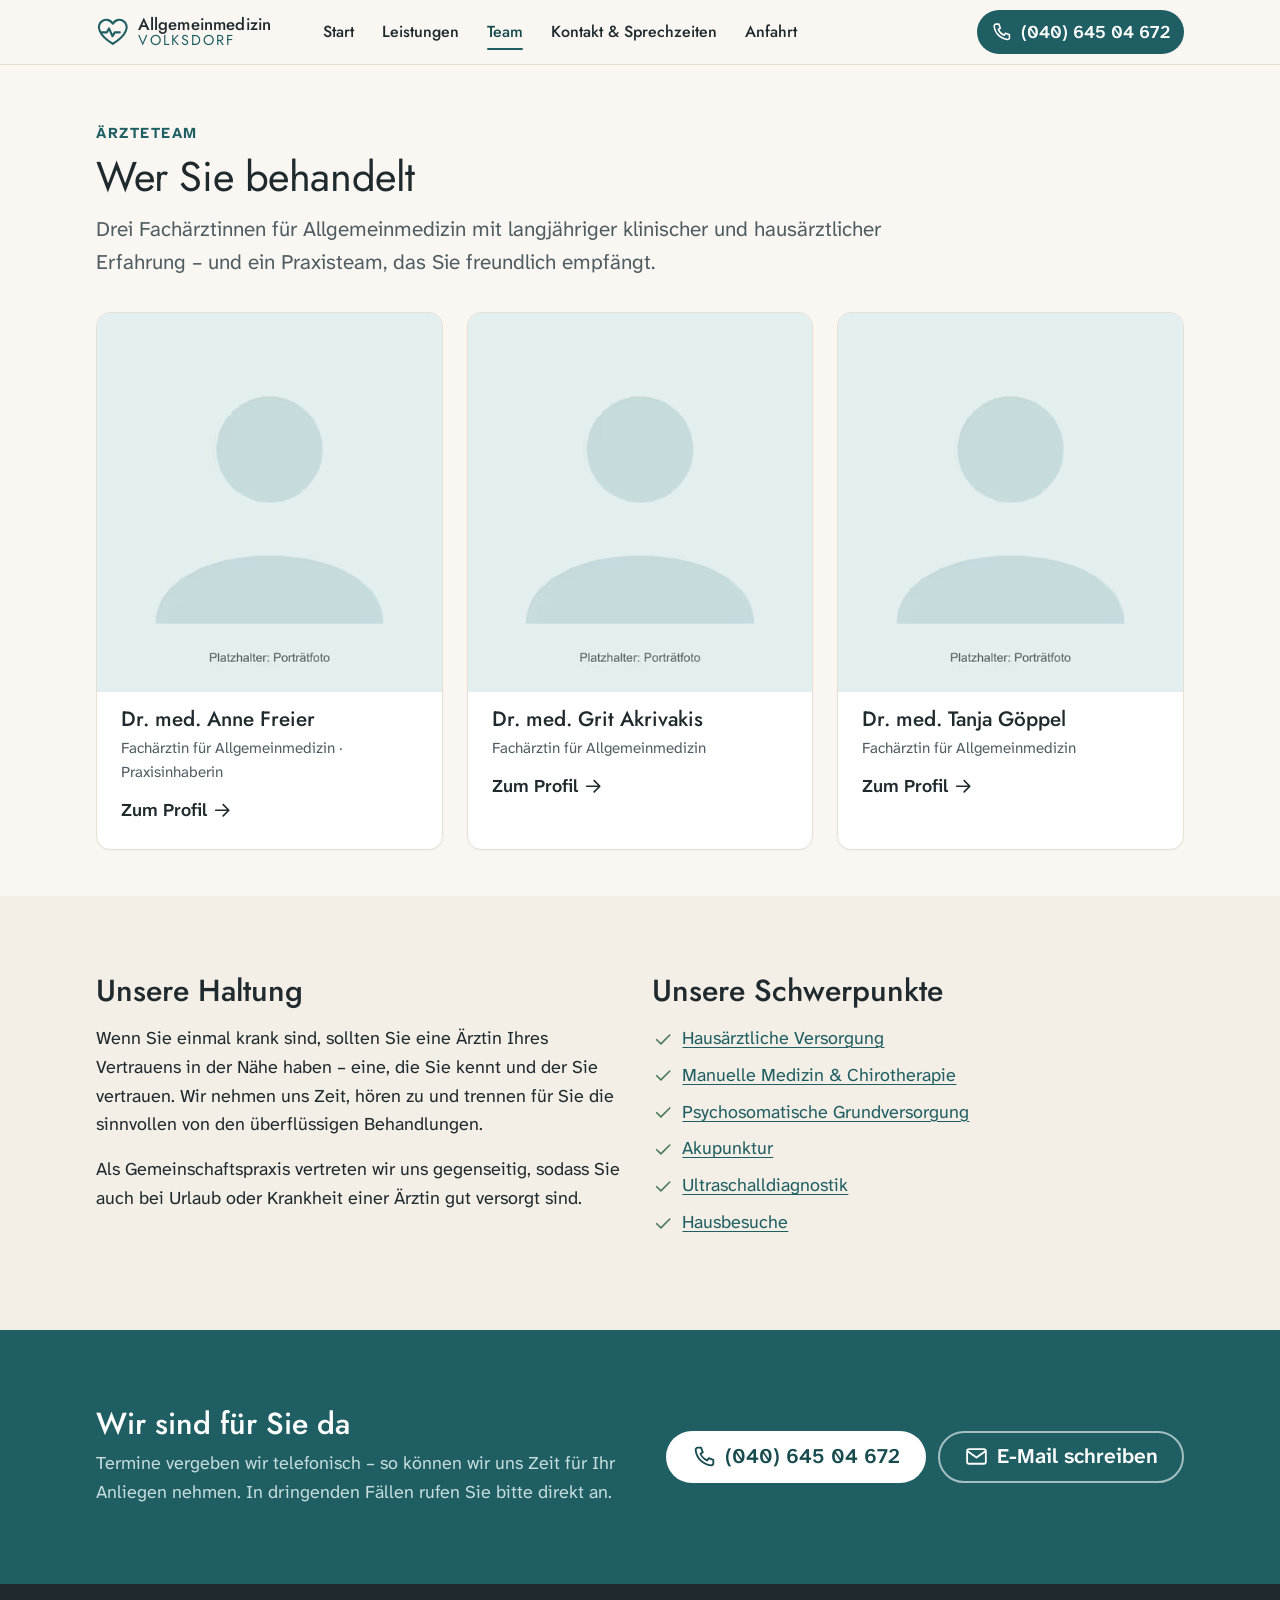
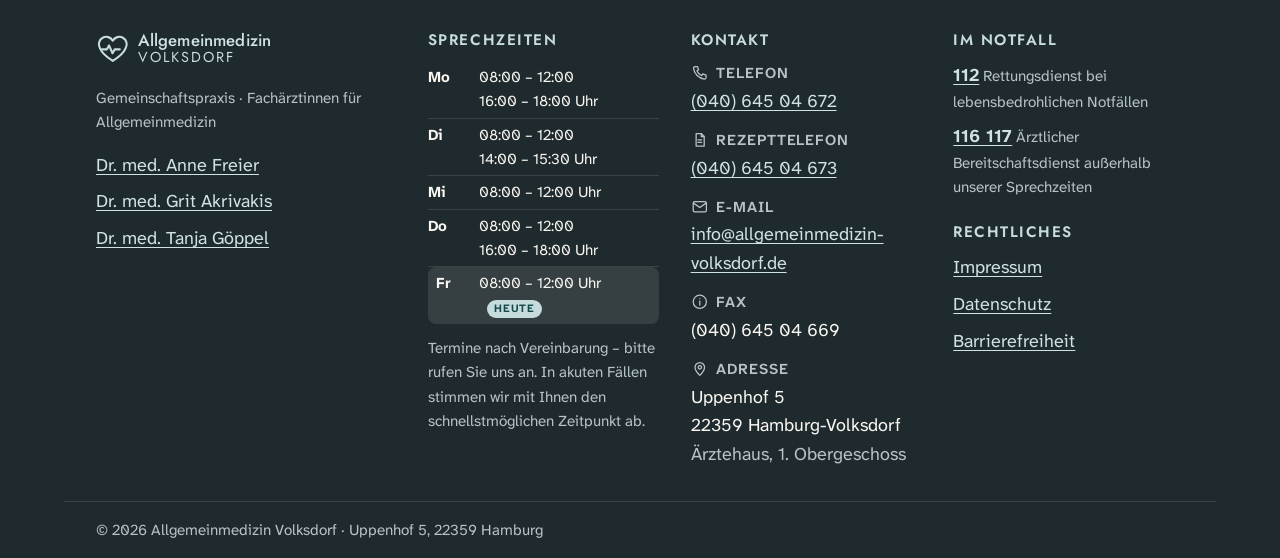
<file: team.html>
<!DOCTYPE html>
<html lang="de">
<head>
  <meta charset="utf-8">
<meta name="viewport" content="width=device-width, initial-scale=1">
<title>Team – Allgemeinmedizin Volksdorf</title>
<meta name="description" content="Das Ärzteteam der Praxis Allgemeinmedizin Volksdorf: Dr. med. Anne Freier, Dr. med. Grit Akrivakis und Dr. med. Tanja Göppel – Fachärztinnen für Allgemeinmedizin in Hamburg-Volksdorf.">
<meta name="robots" content="noindex,nofollow">
<meta name="theme-color" content="#1f5f63">
<link rel="canonical" href="https://www.allgemeinmedizin-volksdorf.de/team.html">
<meta property="og:type" content="website">
<meta property="og:site_name" content="Allgemeinmedizin Volksdorf">
<meta property="og:locale" content="de_DE">
<meta property="og:title" content="Team – Allgemeinmedizin Volksdorf">
<meta property="og:description" content="Das Ärzteteam der Praxis Allgemeinmedizin Volksdorf: Dr. med. Anne Freier, Dr. med. Grit Akrivakis und Dr. med. Tanja Göppel – Fachärztinnen für Allgemeinmedizin in Hamburg-Volksdorf.">
<meta property="og:url" content="https://www.allgemeinmedizin-volksdorf.de/team.html">
<meta property="og:image" content="https://www.allgemeinmedizin-volksdorf.de/assets/images/og-default.jpg">
<meta property="og:image:width" content="1200">
<meta property="og:image:height" content="630">
<meta name="twitter:card" content="summary_large_image">
<link rel="icon" href="assets/images/favicon.ico" sizes="32x32">
<link rel="icon" href="assets/images/favicon.svg" type="image/svg+xml">
<link rel="apple-touch-icon" href="assets/images/apple-touch-icon.png">
<link rel="preload" href="assets/fonts/jost-latin.woff2" as="font" type="font/woff2" crossorigin="">
<link rel="preload" href="assets/fonts/atkinson-hyperlegible-next-latin.woff2" as="font" type="font/woff2" crossorigin="">
<link rel="stylesheet" href="assets/css/style.css">

  <script type="application/ld+json">{
  "@context": "https://schema.org",
  "@graph": [
    {
      "@type": "MedicalClinic",
      "@id": "https://www.allgemeinmedizin-volksdorf.de/#praxis",
      "name": "Allgemeinmedizin Volksdorf",
      "description": "Hausärztliche Versorgung, Manuelle Medizin, Psychosomatik, Akupunktur und Ultraschall – drei Fachärztinnen für Allgemeinmedizin im Ärztehaus Uppenhof 5, Hamburg-Volksdorf.",
      "url": "https://www.allgemeinmedizin-volksdorf.de/",
      "telephone": "+494064504672",
      "faxNumber": "+494064504669",
      "email": "info@allgemeinmedizin-volksdorf.de",
      "image": "https://www.allgemeinmedizin-volksdorf.de/assets/images/og-default.jpg",
      "medicalSpecialty": "PrimaryCare",
      "isAcceptingNewPatients": true,
      "address": {
        "@type": "PostalAddress",
        "streetAddress": "Uppenhof 5",
        "postalCode": "22359",
        "addressLocality": "Hamburg",
        "addressCountry": "DE"
      },
      "geo": {
        "@type": "GeoCoordinates",
        "latitude": 53.64811,
        "longitude": 10.16295
      },
      "openingHoursSpecification": [
        {
          "@type": "OpeningHoursSpecification",
          "dayOfWeek": "Monday",
          "opens": "08:00",
          "closes": "12:00"
        },
        {
          "@type": "OpeningHoursSpecification",
          "dayOfWeek": "Monday",
          "opens": "16:00",
          "closes": "18:00"
        },
        {
          "@type": "OpeningHoursSpecification",
          "dayOfWeek": "Tuesday",
          "opens": "08:00",
          "closes": "12:00"
        },
        {
          "@type": "OpeningHoursSpecification",
          "dayOfWeek": "Tuesday",
          "opens": "14:00",
          "closes": "15:30"
        },
        {
          "@type": "OpeningHoursSpecification",
          "dayOfWeek": "Wednesday",
          "opens": "08:00",
          "closes": "12:00"
        },
        {
          "@type": "OpeningHoursSpecification",
          "dayOfWeek": "Thursday",
          "opens": "08:00",
          "closes": "12:00"
        },
        {
          "@type": "OpeningHoursSpecification",
          "dayOfWeek": "Thursday",
          "opens": "16:00",
          "closes": "18:00"
        },
        {
          "@type": "OpeningHoursSpecification",
          "dayOfWeek": "Friday",
          "opens": "08:00",
          "closes": "12:00"
        }
      ],
      "availableService": [
        {
          "@type": "MedicalTherapy",
          "name": "Hausärztliche Versorgung",
          "url": "https://www.allgemeinmedizin-volksdorf.de/leistungen.html#hausaerztlich"
        },
        {
          "@type": "MedicalTherapy",
          "name": "Manuelle Medizin & Chirotherapie",
          "url": "https://www.allgemeinmedizin-volksdorf.de/leistungen.html#manuelle-medizin"
        },
        {
          "@type": "MedicalTherapy",
          "name": "Psychosomatische Grundversorgung",
          "url": "https://www.allgemeinmedizin-volksdorf.de/leistungen.html#psychosomatik"
        },
        {
          "@type": "MedicalTherapy",
          "name": "Akupunktur",
          "url": "https://www.allgemeinmedizin-volksdorf.de/leistungen.html#akupunktur"
        },
        {
          "@type": "MedicalTherapy",
          "name": "Ultraschalldiagnostik",
          "url": "https://www.allgemeinmedizin-volksdorf.de/leistungen.html#ultraschall"
        },
        {
          "@type": "MedicalTherapy",
          "name": "Hausbesuche",
          "url": "https://www.allgemeinmedizin-volksdorf.de/leistungen.html#hausbesuche"
        }
      ],
      "employee": [
        {
          "@type": "Physician",
          "@id": "https://www.allgemeinmedizin-volksdorf.de/annefreier.html#person",
          "name": "Dr. med. Anne Freier",
          "honorificPrefix": "Dr. med.",
          "givenName": "Anne",
          "familyName": "Freier",
          "jobTitle": "Fachärztin für Allgemeinmedizin",
          "medicalSpecialty": "PrimaryCare",
          "url": "https://www.allgemeinmedizin-volksdorf.de/annefreier.html",
          "image": "https://www.allgemeinmedizin-volksdorf.de/assets/images/platzhalter/portrait.jpg",
          "worksFor": {
            "@id": "https://www.allgemeinmedizin-volksdorf.de/#praxis"
          }
        },
        {
          "@type": "Physician",
          "@id": "https://www.allgemeinmedizin-volksdorf.de/gritakrivakis.html#person",
          "name": "Dr. med. Grit Akrivakis",
          "honorificPrefix": "Dr. med.",
          "givenName": "Grit",
          "familyName": "Akrivakis",
          "jobTitle": "Fachärztin für Allgemeinmedizin",
          "medicalSpecialty": "PrimaryCare",
          "url": "https://www.allgemeinmedizin-volksdorf.de/gritakrivakis.html",
          "image": "https://www.allgemeinmedizin-volksdorf.de/assets/images/platzhalter/portrait.jpg",
          "worksFor": {
            "@id": "https://www.allgemeinmedizin-volksdorf.de/#praxis"
          }
        },
        {
          "@type": "Physician",
          "@id": "https://www.allgemeinmedizin-volksdorf.de/tanjagoeppel.html#person",
          "name": "Dr. med. Tanja Göppel",
          "honorificPrefix": "Dr. med.",
          "givenName": "Tanja",
          "familyName": "Göppel",
          "jobTitle": "Fachärztin für Allgemeinmedizin",
          "medicalSpecialty": "PrimaryCare",
          "url": "https://www.allgemeinmedizin-volksdorf.de/tanjagoeppel.html",
          "image": "https://www.allgemeinmedizin-volksdorf.de/assets/images/platzhalter/portrait.jpg",
          "worksFor": {
            "@id": "https://www.allgemeinmedizin-volksdorf.de/#praxis"
          }
        }
      ]
    }
  ]
}</script>

</head>
<body class="">
  <a class="sprung" href="#inhalt">Zum Inhalt springen</a>
  <svg hidden="" aria-hidden="true" focusable="false" style="display:none">
  <symbol id="i-herz" viewBox="0 0 24 24"><path d="M12 20.6S4.6 16 2.7 11.3A5.2 5.2 0 0 1 12 6.2a5.2 5.2 0 0 1 9.3 5.1C19.4 16 12 20.6 12 20.6z"></path><path d="M4.2 12.4h3.6l1.5-2.8 2.5 5.6 1.6-2.8h3.6"></path></symbol>
  <symbol id="i-telefon" viewBox="0 0 24 24"><path d="M5.5 3.5h3.2l1.7 4.4-2.2 1.5a11.5 11.5 0 0 0 6.4 6.4l1.5-2.2 4.4 1.7v3.2a2 2 0 0 1-2.1 2A16.5 16.5 0 0 1 3.5 5.6a2 2 0 0 1 2-2.1z"></path></symbol>
  <symbol id="i-mail" viewBox="0 0 24 24"><rect x="3" y="5" width="18" height="14" rx="2"></rect><path d="m3.5 7 8.5 6 8.5-6"></path></symbol>
  <symbol id="i-menue" viewBox="0 0 24 24"><path d="M4 7h16M4 12h16M4 17h16"></path></symbol>
  <symbol id="i-zu" viewBox="0 0 24 24"><path d="M6 6l12 12M18 6L6 18"></path></symbol>
  <symbol id="i-warnung" viewBox="0 0 24 24"><path d="M12 3.6 2.6 20h18.8L12 3.6z"></path><path d="M12 9.6v4.6"></path><path d="M12 17.3h.01"></path></symbol>
  <symbol id="i-info" viewBox="0 0 24 24"><circle cx="12" cy="12" r="9"></circle><path d="M12 11v5.5M12 7.8h.01"></path></symbol>
  <symbol id="i-kalender" viewBox="0 0 24 24"><rect x="3.5" y="5" width="17" height="15.5" rx="2"></rect><path d="M3.5 10h17M8 3v4M16 3v4"></path></symbol>
  <symbol id="i-uhr" viewBox="0 0 24 24"><circle cx="12" cy="12" r="9"></circle><path d="M12 7.5V12l3 2"></path></symbol>
  <symbol id="i-kontakt" viewBox="0 0 24 24"><circle cx="12" cy="8" r="3.5"></circle><path d="M5 20a7 7 0 0 1 14 0"></path></symbol>
  <symbol id="i-ort" viewBox="0 0 24 24"><path d="M12 21s-6.5-6-6.5-11a6.5 6.5 0 0 1 13 0c0 5-6.5 11-6.5 11z"></path><circle cx="12" cy="10" r="2.3"></circle></symbol>
  <symbol id="i-pfeil-unten" viewBox="0 0 24 24"><path d="M6 9l6 6 6-6"></path></symbol>
  <symbol id="i-pfeil-rechts" viewBox="0 0 24 24"><path d="M5 12h14M13 6l6 6-6 6"></path></symbol>
  <symbol id="i-extern" viewBox="0 0 24 24"><path d="M14 4h6v6M20 4l-9 9"></path><path d="M19 13.5V18a2 2 0 0 1-2 2H6a2 2 0 0 1-2-2V7a2 2 0 0 1 2-2h4.5"></path></symbol>
  <symbol id="i-bahn" viewBox="0 0 24 24"><rect x="5" y="3.5" width="14" height="13.5" rx="3"></rect><path d="M5 10.5h14M8.5 17l-1.5 3M15.5 17l1.5 3M8 20h8"></path><circle cx="9" cy="14" r="1"></circle><circle cx="15" cy="14" r="1"></circle></symbol>
  <symbol id="i-bus" viewBox="0 0 24 24"><rect x="4" y="4" width="16" height="14" rx="3"></rect><path d="M4 10.5h16M8 18v2.5M16 18v2.5"></path><circle cx="8.5" cy="14.5" r="1"></circle><circle cx="15.5" cy="14.5" r="1"></circle></symbol>
  <symbol id="i-auto" viewBox="0 0 24 24"><path d="M5 13l1.6-4.5A2 2 0 0 1 8.5 7h7a2 2 0 0 1 1.9 1.5L19 13"></path><rect x="3.5" y="13" width="17" height="5" rx="1.5"></rect><path d="M6 18v2M18 18v2"></path><circle cx="7.5" cy="15.5" r=".9"></circle><circle cx="16.5" cy="15.5" r=".9"></circle></symbol>
  <symbol id="i-gebaeude" viewBox="0 0 24 24"><rect x="4" y="3.5" width="16" height="17" rx="1.5"></rect><path d="M12 7.5v6M9 10.5h6M9.5 20.5v-4h5v4"></path></symbol>
  <symbol id="i-rollstuhl" viewBox="0 0 24 24"><circle cx="12" cy="4.3" r="1.6"></circle><path d="M12 8v5.5h5l2.4 5"></path><path d="M9.5 10.3a5.5 5.5 0 1 0 6.8 6.6"></path></symbol>
  <symbol id="i-rezept" viewBox="0 0 24 24"><path d="M7 3.5h7l4 4v13H7z"></path><path d="M14 3.5v4h4M9.5 12h5M9.5 15.5h5"></path></symbol>
  <symbol id="i-haus" viewBox="0 0 24 24"><path d="M3.5 11 12 4l8.5 7"></path><path d="M6 9.5V20h12V9.5"></path><path d="M10 20v-5h4v5"></path></symbol>
  <symbol id="i-hand" viewBox="0 0 24 24"><path d="M8 12.5V6a1.5 1.5 0 0 1 3 0v5M11 11V4.5a1.5 1.5 0 0 1 3 0V11M14 11V6a1.5 1.5 0 0 1 3 0v7"></path><path d="M17 13v2.5a6 6 0 0 1-6 6h-.5a6 6 0 0 1-5.5-3.6L3.4 14a1.4 1.4 0 0 1 2.4-1.3L8 15.5"></path></symbol>
  <symbol id="i-nadel" viewBox="0 0 24 24"><path d="M4 20 14.5 9.5M12 7l5 5M14 5l5 5"></path><path d="M16.5 3.5 20.5 7.5"></path></symbol>
  <symbol id="i-schall" viewBox="0 0 24 24"><path d="M12 20a8 8 0 0 0 8-8H4a8 8 0 0 0 8 8z"></path><path d="M12 12V4M8.5 6.5 12 4l3.5 2.5"></path></symbol>
  <symbol id="i-gespraech" viewBox="0 0 24 24"><path d="M4 5.5h11a2 2 0 0 1 2 2v5a2 2 0 0 1-2 2H9l-4 3.5v-3.5a2 2 0 0 1-1-1.7v-5.3a2 2 0 0 1 0-2z"></path><path d="M17 9.5h1a2 2 0 0 1 2 2v4.3l-3-2.3"></path></symbol>
  <symbol id="i-schild" viewBox="0 0 24 24"><path d="M12 3.5 5 6v5.5c0 4.5 3 7.7 7 9 4-1.3 7-4.5 7-9V6z"></path><path d="m9 12 2 2 4-4"></path></symbol>
  <symbol id="i-check" viewBox="0 0 24 24"><path d="m5 12.5 4.5 4.5L19 7.5"></path></symbol>
  <symbol id="i-notfall" viewBox="0 0 24 24"><path d="M12 3.5 3.5 19h17z"></path><path d="M12 9.5v4.5M12 17h.01"></path></symbol>
  <symbol id="i-karte" viewBox="0 0 24 24"><path d="m3.5 6 5.5-2 6 2 5.5-2v14l-5.5 2-6-2-5.5 2z"></path><path d="M9 4v14M15 6v14"></path></symbol>
</svg>

  <header class="kopf">
  <div class="kopf-innen container">
    <a class="marke" href="index.html" aria-label="Allgemeinmedizin Volksdorf – zur Startseite">
      <svg class="icon marke-icon" aria-hidden="true"><use href="#i-herz"></use></svg>
      <span class="marke-text"><span class="marke-name">Allgemeinmedizin</span> <span class="marke-ort">Volksdorf</span></span>
    </a>

    <nav class="nav" id="hauptnavigation" aria-label="Hauptnavigation">
      <ul class="nav-liste">
        <li><a href="index.html">Start</a></li>
        <li><a href="leistungen.html">Leistungen</a></li>
        <li><a href="team.html" aria-current="page">Team</a></li>
        <li><a href="kontakt.html">Kontakt &amp; Sprechzeiten</a></li>
        <li><a href="anfahrt.html">Anfahrt</a></li>
      </ul>
      <div class="nav-fuss">
        <a class="knopf knopf--primaer" href="tel:+494064504672">
          <svg class="icon" aria-hidden="true"><use href="#i-telefon"></use></svg>
          <span>(040) 645 04 672</span>
        </a>
        <p class="nav-fuss-hinweis">Termine vergeben wir telefonisch.</p>
      </div>
    </nav>

    <div class="kopf-aktionen">
      <a class="knopf knopf--primaer knopf--kopf" href="tel:+494064504672">
        <svg class="icon" aria-hidden="true"><use href="#i-telefon"></use></svg>
        <span class="knopf-text-lang">(040) 645 04 672</span>
        <span class="knopf-text-kurz">Anrufen</span>
      </a>
      <button class="menue-knopf" type="button" aria-expanded="false" aria-controls="hauptnavigation">
        <svg class="icon icon-auf" aria-hidden="true"><use href="#i-menue"></use></svg>
        <svg class="icon icon-zu" aria-hidden="true"><use href="#i-zu"></use></svg>
        <span>Menü</span>
      </button>
    </div>
  </div>
</header>


  <main id="inhalt" class="inhalt">
    <header class="seitenkopf">
  <div class="container seitenkopf-innen"><p class="rubrik">Ärzteteam</p>
    <h1>Wer Sie behandelt</h1><p class="einleitung">Drei Fachärztinnen für Allgemeinmedizin mit langjähriger klinischer und hausärztlicher Erfahrung – und ein Praxisteam, das Sie freundlich empfängt.</p>
  </div>
</header>
<section class="abschnitt abschnitt--eng abschnitt--oben-null">
  <div class="container">
    <div class="raster raster--3">
  <a class="karte-box team-karte" href="annefreier.html">
    <picture><source type="image/avif" srcset="assets/images/opt/portrait-480.avif 480w, assets/images/opt/portrait-800.avif 800w, assets/images/opt/portrait-1000.avif 1000w" sizes="(min-width: 56em) 22rem, (min-width: 40em) 45vw, 100vw"><source type="image/webp" srcset="assets/images/opt/portrait-480.webp 480w, assets/images/opt/portrait-800.webp 800w, assets/images/opt/portrait-1000.webp 1000w" sizes="(min-width: 56em) 22rem, (min-width: 40em) 45vw, 100vw"><img loading="lazy" decoding="async" src="assets/images/opt/portrait-480.jpeg" alt="Platzhalter für das Porträtfoto" style="object-position: 50% 50%" width="1000" height="1000" srcset="assets/images/opt/portrait-480.jpeg 480w, assets/images/opt/portrait-800.jpeg 800w, assets/images/opt/portrait-1000.jpeg 1000w" sizes="(min-width: 56em) 22rem, (min-width: 40em) 45vw, 100vw"></picture>
    <div class="team-karte-text">
      <h3>Dr. med. Anne Freier</h3>
      <p class="team-karte-rolle">Fachärztin für Allgemeinmedizin · Praxisinhaberin</p>
      <span class="link-pfeil">Zum Profil <svg class="icon" aria-hidden="true"><use href="#i-pfeil-rechts"></use></svg></span>
    </div>
  </a>
  <a class="karte-box team-karte" href="gritakrivakis.html">
    <picture><source type="image/avif" srcset="assets/images/opt/portrait-480.avif 480w, assets/images/opt/portrait-800.avif 800w, assets/images/opt/portrait-1000.avif 1000w" sizes="(min-width: 56em) 22rem, (min-width: 40em) 45vw, 100vw"><source type="image/webp" srcset="assets/images/opt/portrait-480.webp 480w, assets/images/opt/portrait-800.webp 800w, assets/images/opt/portrait-1000.webp 1000w" sizes="(min-width: 56em) 22rem, (min-width: 40em) 45vw, 100vw"><img loading="lazy" decoding="async" src="assets/images/opt/portrait-480.jpeg" alt="Platzhalter für das Porträtfoto" style="object-position: 50% 50%" width="1000" height="1000" srcset="assets/images/opt/portrait-480.jpeg 480w, assets/images/opt/portrait-800.jpeg 800w, assets/images/opt/portrait-1000.jpeg 1000w" sizes="(min-width: 56em) 22rem, (min-width: 40em) 45vw, 100vw"></picture>
    <div class="team-karte-text">
      <h3>Dr. med. Grit Akrivakis</h3>
      <p class="team-karte-rolle">Fachärztin für Allgemeinmedizin</p>
      <span class="link-pfeil">Zum Profil <svg class="icon" aria-hidden="true"><use href="#i-pfeil-rechts"></use></svg></span>
    </div>
  </a>
  <a class="karte-box team-karte" href="tanjagoeppel.html">
    <picture><source type="image/avif" srcset="assets/images/opt/portrait-480.avif 480w, assets/images/opt/portrait-800.avif 800w, assets/images/opt/portrait-1000.avif 1000w" sizes="(min-width: 56em) 22rem, (min-width: 40em) 45vw, 100vw"><source type="image/webp" srcset="assets/images/opt/portrait-480.webp 480w, assets/images/opt/portrait-800.webp 800w, assets/images/opt/portrait-1000.webp 1000w" sizes="(min-width: 56em) 22rem, (min-width: 40em) 45vw, 100vw"><img loading="lazy" decoding="async" src="assets/images/opt/portrait-480.jpeg" alt="Platzhalter für das Porträtfoto" style="object-position: 50% 50%" width="1000" height="1000" srcset="assets/images/opt/portrait-480.jpeg 480w, assets/images/opt/portrait-800.jpeg 800w, assets/images/opt/portrait-1000.jpeg 1000w" sizes="(min-width: 56em) 22rem, (min-width: 40em) 45vw, 100vw"></picture>
    <div class="team-karte-text">
      <h3>Dr. med. Tanja Göppel</h3>
      <p class="team-karte-rolle">Fachärztin für Allgemeinmedizin</p>
      <span class="link-pfeil">Zum Profil <svg class="icon" aria-hidden="true"><use href="#i-pfeil-rechts"></use></svg></span>
    </div>
  </a>
</div>

  </div>
</section>

<section class="abschnitt abschnitt--tint">
  <div class="container">
    <div class="raster raster--2">
      <div class="prose">
        <h2>Unsere Haltung</h2>
        <p>Wenn Sie einmal krank sind, sollten Sie eine Ärztin Ihres Vertrauens in der Nähe haben – eine, die Sie kennt und der Sie vertrauen. Wir nehmen uns Zeit, hören zu und trennen für Sie die sinnvollen von den überflüssigen Behandlungen.</p>
<p>Als Gemeinschaftspraxis vertreten wir uns gegenseitig, sodass Sie auch bei Urlaub oder Krankheit einer Ärztin gut versorgt sind.</p>

      </div>
      <div class="prose">
        <h2>Unsere Schwerpunkte</h2>
        <ul class="liste-haken">
          <li><svg class="icon" aria-hidden="true"><use href="#i-check"></use></svg><a href="leistungen.html#hausaerztlich">Hausärztliche Versorgung</a></li>
          <li><svg class="icon" aria-hidden="true"><use href="#i-check"></use></svg><a href="leistungen.html#manuelle-medizin">Manuelle Medizin &amp; Chirotherapie</a></li>
          <li><svg class="icon" aria-hidden="true"><use href="#i-check"></use></svg><a href="leistungen.html#psychosomatik">Psychosomatische Grundversorgung</a></li>
          <li><svg class="icon" aria-hidden="true"><use href="#i-check"></use></svg><a href="leistungen.html#akupunktur">Akupunktur</a></li>
          <li><svg class="icon" aria-hidden="true"><use href="#i-check"></use></svg><a href="leistungen.html#ultraschall">Ultraschalldiagnostik</a></li>
          <li><svg class="icon" aria-hidden="true"><use href="#i-check"></use></svg><a href="leistungen.html#hausbesuche">Hausbesuche</a></li>
        </ul>
      </div>
    </div>
  </div>
</section>

<section class="cta-block" aria-labelledby="cta-titel">
  <div class="container cta-innen">
    <div class="cta-text">
      <h2 id="cta-titel">Wir sind für Sie da</h2>
      <p>Termine vergeben wir telefonisch – so können wir uns Zeit für Ihr Anliegen nehmen. In dringenden Fällen rufen Sie bitte direkt an.</p>
    </div>
    <div class="cta-aktionen">
      <a class="knopf knopf--primaer knopf--gross" href="tel:+494064504672">
        <svg class="icon" aria-hidden="true"><use href="#i-telefon"></use></svg>
        <span>(040) 645 04 672</span>
      </a>
      <a class="knopf knopf--sekundaer knopf--gross" href="mailto:info@allgemeinmedizin-volksdorf.de">
        <svg class="icon" aria-hidden="true"><use href="#i-mail"></use></svg>
        <span>E-Mail schreiben</span>
      </a>
    </div>
  </div>
</section>



  </main>

  <footer class="fuss">
  <div class="container fuss-innen">
    <div class="fuss-spalte fuss-praxis">
      <a class="marke marke--hell" href="index.html">
        <svg class="icon marke-icon" aria-hidden="true"><use href="#i-herz"></use></svg>
        <span class="marke-text"><span class="marke-name">Allgemeinmedizin</span> <span class="marke-ort">Volksdorf</span></span>
      </a>
      <p class="fuss-untertitel">Gemeinschaftspraxis · Fachärztinnen für Allgemeinmedizin</p>
      <ul class="fuss-aerztinnen">
        <li><a href="annefreier.html">Dr. med. Anne Freier</a></li>
        <li><a href="gritakrivakis.html">Dr. med. Grit Akrivakis</a></li>
        <li><a href="tanjagoeppel.html">Dr. med. Tanja Göppel</a></li>
      </ul>
    </div>

    <div class="fuss-spalte">
      <h2 class="fuss-titel">Sprechzeiten</h2>
      <table class="zeiten zeiten--kompakt">
  <caption class="sr-only">Sprechzeiten der Praxis</caption>
  <tbody>
    <tr data-tag="1">
      <th scope="row"><abbr title="Montag">Mo</abbr></th>
      <td>
        <span class="zeit"><time datetime="08:00">08:00</time> – <time datetime="12:00">12:00</time></span>
        <span class="zeit"><time datetime="16:00">16:00</time> – <time datetime="18:00">18:00</time> Uhr</span>
      </td>
    </tr>
    <tr data-tag="2">
      <th scope="row"><abbr title="Dienstag">Di</abbr></th>
      <td>
        <span class="zeit"><time datetime="08:00">08:00</time> – <time datetime="12:00">12:00</time></span>
        <span class="zeit"><time datetime="14:00">14:00</time> – <time datetime="15:30">15:30</time> Uhr</span>
      </td>
    </tr>
    <tr data-tag="3">
      <th scope="row"><abbr title="Mittwoch">Mi</abbr></th>
      <td>
        <span class="zeit"><time datetime="08:00">08:00</time> – <time datetime="12:00">12:00</time> Uhr</span>
      </td>
    </tr>
    <tr data-tag="4">
      <th scope="row"><abbr title="Donnerstag">Do</abbr></th>
      <td>
        <span class="zeit"><time datetime="08:00">08:00</time> – <time datetime="12:00">12:00</time></span>
        <span class="zeit"><time datetime="16:00">16:00</time> – <time datetime="18:00">18:00</time> Uhr</span>
      </td>
    </tr>
    <tr data-tag="5">
      <th scope="row"><abbr title="Freitag">Fr</abbr></th>
      <td>
        <span class="zeit"><time datetime="08:00">08:00</time> – <time datetime="12:00">12:00</time> Uhr</span>
      </td>
    </tr>
  </tbody>
</table>

      <p class="fuss-klein">Termine nach Vereinbarung – bitte rufen Sie uns an. In akuten Fällen stimmen wir mit Ihnen den schnellstmöglichen Zeitpunkt ab.</p>
    </div>

    <div class="fuss-spalte">
      <h2 class="fuss-titel">Kontakt</h2>
      <address class="kontakt">
  <dl>
    <div><dt><svg class="icon" aria-hidden="true"><use href="#i-telefon"></use></svg>Telefon</dt><dd><a href="tel:+494064504672">(040) 645 04 672</a></dd></div>
    <div><dt><svg class="icon" aria-hidden="true"><use href="#i-rezept"></use></svg>Rezepttelefon</dt><dd><a href="tel:+494064504673">(040) 645 04 673</a></dd></div>
    <div><dt><svg class="icon" aria-hidden="true"><use href="#i-mail"></use></svg>E-Mail</dt><dd><a href="mailto:info@allgemeinmedizin-volksdorf.de">info@allgemeinmedizin-volksdorf.de</a></dd></div>
    <div><dt><svg class="icon" aria-hidden="true"><use href="#i-info"></use></svg>Fax</dt><dd>(040) 645 04 669</dd></div>
    <div><dt><svg class="icon" aria-hidden="true"><use href="#i-ort"></use></svg>Adresse</dt><dd>Uppenhof 5<br>22359 Hamburg-Volksdorf<br><span class="dezent">Ärztehaus, 1. Obergeschoss</span></dd></div>
  </dl>
</address>

    </div>

    <div class="fuss-spalte">
      <h2 class="fuss-titel">Im Notfall</h2>
      <ul class="fuss-notfall">
        <li><a href="tel:112"><b>112</b></a> Rettungsdienst bei lebensbedrohlichen Notfällen</li>
        <li><a href="tel:116117"><b>116 117</b></a> Ärztlicher Bereitschaftsdienst außerhalb unserer Sprechzeiten</li>
      </ul>
      <h2 class="fuss-titel">Rechtliches</h2>
      <ul class="fuss-links">
        <li><a href="impressum.html">Impressum</a></li>
        <li><a href="datenschutz.html">Datenschutz</a></li>
        <li><a href="barrierefreiheit.html">Barrierefreiheit</a></li>
      </ul>
    </div>
  </div>
  <div class="container fuss-zeile">
    <p>© 2026 Allgemeinmedizin Volksdorf · Uppenhof 5, 22359 Hamburg</p>
  </div>
</footer>

  <script src="assets/js/site.js" defer=""></script>
</body>
</html>
</file>
<file: assets/css/style.css>
/* =========================================================================
   Allgemeinmedizin Volksdorf – Stylesheet (Relaunch 2026)
   -------------------------------------------------------------------------
   Aufbau:
     1. Schriften (selbst gehostet)
     2. Token (Farben, Typo-Skala, Abstände, Maße)
     3. Grundlagen (Reset, Typografie, Links, Fokus, Hilfsklassen)
     4. Layout-Utilities (Container, Abschnitte, Raster, Prose)
     5. Kopfzeile + Navigation (mobil Overlay, Desktop Leiste)
     6. Knöpfe
     7. Hero + Kurzinfo
     8. Hinweise (details), Karten, Abschnittsköpfe
     9. Sprechzeiten, Kontakt, Notfall, Chips
    10. Profil + Zeitleiste, Sprungliste, Karte
    11. CTA-Block, Seitenkopf, Fußzeile
    12. Druck, reduzierte Bewegung
   ========================================================================= */

/* 1. Schriften ---------------------------------------------------------- */
@font-face {
  font-family: "Jost";
  font-style: normal;
  font-weight: 300 600;
  font-display: swap;
  src: url("../fonts/jost-latin.woff2") format("woff2");
}
@font-face {
  font-family: "Atkinson Hyperlegible Next";
  font-style: normal;
  font-weight: 200 800;
  font-display: swap;
  src: url("../fonts/atkinson-hyperlegible-next-latin.woff2") format("woff2");
}

/* 2. Token ----------------------------------------------------------------
   Warme Neutraltöne + Petrol als Primärfarbe + Salbei als Sekundärakzent.
   Kontraste (WCAG): Tinte auf Papier ≈15:1, Petrol-700 auf Weiß 7,3:1,
   Petrol-700 auf Papier 6,8:1, Salbei-700 auf Weiß 4,9:1, Bernstein-700
   auf Bernstein-100 6,3:1, Rot-700 auf Weiß 7,5:1.                        */
:root {
  --papier:      #faf7f2;
  --papier-2:    #f3eee6;
  --linie:       #e6dfd3;
  --weiss:       #ffffff;
  --tinte:       #1f2a2e;
  --tinte-2:     #4f5d63;
  --petrol-800:  #164a4d;
  --petrol-700:  #1f5f63;
  --petrol-600:  #2a7378;
  --petrol-200:  #c6dcdc;
  --petrol-100:  #e3eeee;
  --salbei-700:  #4a7c59;
  --salbei-100:  #e4eee7;
  --bernstein-700: #9a5314;
  --bernstein-100: #fbf1e6;
  --rot-700:     #9b2c2c;
  --rot-100:     #fbeaea;
  --fokus:       var(--petrol-700);

  --schrift-titel: "Jost", "Futura", "Avenir Next", "Segoe UI", sans-serif;
  --schrift-text: "Atkinson Hyperlegible Next", "Segoe UI", Roboto, "Helvetica Neue", Arial, sans-serif;

  --t--1: clamp(0.875rem, 0.85rem + 0.2vw, 0.95rem);
  --t-0:  clamp(1rem, 0.95rem + 0.3vw, 1.125rem);
  --t-1:  clamp(1.15rem, 1.05rem + 0.4vw, 1.3rem);
  --t-2:  clamp(1.5rem, 1.3rem + 0.8vw, 1.9rem);
  --t-3:  clamp(1.9rem, 1.5rem + 1.6vw, 2.6rem);
  --t-4:  clamp(2.3rem, 1.7rem + 2.6vw, 3.5rem);

  --s-1: 0.25rem; --s-2: 0.5rem; --s-3: 0.75rem; --s-4: 1rem;
  --s-6: 1.5rem; --s-8: 2rem; --s-12: 3rem; --s-16: 4rem;
  --abschnitt: clamp(3rem, 6vw, 5rem);

  --breite-max: 72rem;
  --breite-prose: 65ch;
  --kopf-hoehe: 4rem;
  --radius: 14px;
  --radius-klein: 8px;
  --schatten: 0 1px 2px rgb(31 42 46 / 0.05), 0 10px 28px rgb(31 42 46 / 0.07);
  --uebergang: 180ms ease;
}

/* 3. Grundlagen --------------------------------------------------------- */
*, *::before, *::after { box-sizing: border-box; }
html { -webkit-text-size-adjust: 100%; scroll-behavior: smooth; scroll-padding-top: calc(var(--kopf-hoehe) + 1rem); }
body {
  margin: 0;
  background: var(--papier);
  color: var(--tinte);
  font-family: var(--schrift-text);
  font-size: var(--t-0);
  line-height: 1.6;
  -webkit-font-smoothing: antialiased;
}
body.menue-offen { overflow: hidden; }

h1, h2, h3, h4 {
  font-family: var(--schrift-titel);
  font-weight: 500;
  line-height: 1.15;
  color: var(--tinte);
  margin: 0 0 var(--s-4);
  text-wrap: balance;
}
h1 { font-size: var(--t-3); font-weight: 400; letter-spacing: -0.01em; }
h2 { font-size: var(--t-2); }
h3 { font-size: var(--t-1); }
p { margin: 0 0 var(--s-4); }
p:last-child { margin-bottom: 0; }
ul, ol { margin: 0 0 var(--s-4); padding-left: 1.25rem; }
img, svg { display: block; max-width: 100%; }
img { height: auto; }
picture { display: contents; }
b, strong { font-weight: 700; }
abbr[title] { text-decoration: none; }
address { font-style: normal; }
table { border-collapse: collapse; }

a { color: var(--petrol-700); text-decoration: underline; text-decoration-thickness: 1px; text-underline-offset: 0.18em; transition: color var(--uebergang); }
a:hover { color: var(--petrol-600); }
:focus-visible { outline: 3px solid var(--fokus); outline-offset: 3px; border-radius: 3px; }

.icon { width: 1.25em; height: 1.25em; flex: none; fill: none; stroke: currentColor; stroke-width: 1.75; stroke-linecap: round; stroke-linejoin: round; }

.sr-only { position: absolute; width: 1px; height: 1px; padding: 0; margin: -1px; overflow: hidden; clip: rect(0 0 0 0); white-space: nowrap; border: 0; }
.sprung { position: absolute; top: -100px; left: var(--s-4); z-index: 100; padding: var(--s-2) var(--s-4); background: var(--petrol-700); color: var(--weiss); border-radius: var(--radius-klein); }
.sprung:focus { top: var(--s-4); }
.dezent { color: var(--tinte-2); }

.rubrik {
  font-family: var(--schrift-text);
  font-size: var(--t--1);
  font-weight: 700;
  letter-spacing: 0.1em;
  text-transform: uppercase;
  color: var(--petrol-700);
  margin: 0 0 var(--s-2);
}
.einleitung { font-size: var(--t-1); color: var(--tinte-2); max-width: var(--breite-prose); text-wrap: pretty; }

/* 4. Layout-Utilities --------------------------------------------------- */
.container { width: 100%; max-width: var(--breite-max); margin-inline: auto; padding-inline: var(--s-4); }
@media (min-width: 40em) { .container { padding-inline: var(--s-8); } }

.abschnitt { padding-block: var(--abschnitt); }
.abschnitt--tint { background: var(--papier-2); }
.abschnitt--weiss { background: var(--weiss); }
.abschnitt--eng { padding-block: calc(var(--abschnitt) * 0.6); }

.abschnitt-kopf { max-width: var(--breite-prose); margin-bottom: var(--s-8); }
.abschnitt-kopf h2 { margin-bottom: var(--s-2); }
.abschnitt-kopf p { color: var(--tinte-2); }
.abschnitt-kopf--zentriert { margin-inline: auto; text-align: center; }
.abschnitt-fuss { margin-top: var(--s-8); }

.raster { display: grid; gap: var(--s-6); }
@media (min-width: 40em) { .raster--2, .raster--3 { grid-template-columns: repeat(2, 1fr); } }
@media (min-width: 56em) { .raster--3 { grid-template-columns: repeat(3, 1fr); } }

.prose { max-width: var(--breite-prose); }
.prose h2 { margin-top: var(--s-12); }
.prose h2:first-child { margin-top: 0; }
.prose h3 { margin-top: var(--s-8); }
.prose ul li + li { margin-top: var(--s-2); }
.prose .zwei-spalten { display: grid; gap: var(--s-8); }
@media (min-width: 56em) { .prose--breit { max-width: none; } .prose .zwei-spalten { grid-template-columns: 1fr 1fr; } }

.liste-haken { list-style: none; padding: 0; }
.liste-haken li { position: relative; padding-left: 1.9rem; }
.liste-haken li + li { margin-top: var(--s-2); }
.liste-haken .icon { position: absolute; left: 0; top: 0.2em; color: var(--salbei-700); }

/* 5. Kopfzeile + Navigation --------------------------------------------- */
.kopf {
  position: sticky; top: 0; z-index: 50;
  border-bottom: 1px solid var(--linie);
}
/* Hintergrund + Unschärfe liegen auf einem Pseudo-Element: backdrop-filter am
   Header selbst würde ihn zum Bezugsrahmen des mobilen Menü-Overlays
   (position: fixed) machen und es auf Headerhöhe zusammenstauchen. */
.kopf::before {
  content: ""; position: absolute; inset: 0; z-index: -1;
  background: rgb(250 247 242 / 0.92);
  backdrop-filter: saturate(160%) blur(10px);
}
.kopf-innen { display: flex; align-items: center; gap: var(--s-4); min-height: var(--kopf-hoehe); }
.marke { flex-shrink: 1; min-width: 0; }

.marke { display: inline-flex; align-items: center; gap: var(--s-2); color: var(--tinte); text-decoration: none; font-family: var(--schrift-titel); line-height: 1.05; }
.marke-icon { width: 2.1rem; height: 2.1rem; color: var(--petrol-700); stroke-width: 1.5; }
.marke-text { display: flex; flex-direction: column; }
.marke-name { font-weight: 500; font-size: 1.05rem; letter-spacing: 0.01em; }
.marke-ort { font-weight: 400; font-size: 0.9rem; color: var(--petrol-700); text-transform: uppercase; letter-spacing: 0.14em; }
.marke--hell { color: var(--papier); }
.marke--hell .marke-icon, .marke--hell .marke-ort { color: var(--petrol-200); }

.kopf-aktionen { margin-left: auto; display: flex; align-items: center; gap: var(--s-2); }
.knopf-text-lang { display: none; }
@media (min-width: 30em) { .knopf-text-lang { display: inline; } .knopf-text-kurz { display: none; } }

.menue-knopf {
  display: inline-flex; align-items: center; gap: var(--s-2);
  min-height: 2.75rem; padding: 0 var(--s-3);
  border: 1px solid var(--linie); border-radius: 999px;
  background: var(--weiss); color: var(--tinte);
  font: inherit; font-weight: 600; cursor: pointer;
}
.menue-knopf .icon-zu { display: none; }
.menue-knopf[aria-expanded="true"] .icon-auf { display: none; }
.menue-knopf[aria-expanded="true"] .icon-zu { display: block; }

/* schmale Handys: Anrufen und Menü nur als Icon (Text bleibt für Screenreader) */
@media (max-width: 29.99em) {
  .kopf-innen { gap: var(--s-2); }
  .marke-name { font-size: 1rem; }
  .marke-ort { font-size: 0.85rem; letter-spacing: 0.12em; }
  .menue-knopf, .kopf .knopf--kopf { position: relative; width: 2.75rem; padding: 0; justify-content: center; }
  .menue-knopf > span, .knopf-text-kurz { position: absolute; width: 1px; height: 1px; margin: -1px; overflow: hidden; clip: rect(0 0 0 0); white-space: nowrap; }
}

/* mobil: Navigation als Overlay unter der Kopfzeile */
.nav {
  position: fixed; inset: var(--kopf-hoehe) 0 0 0; z-index: 40;
  background: var(--papier);
  padding: var(--s-6) var(--s-4) var(--s-8);
  overflow-y: auto;
  display: none;
  flex-direction: column;
}
.nav.offen { display: flex; }
.nav-liste { list-style: none; margin: 0; padding: 0; display: flex; flex-direction: column; gap: var(--s-1); }
.nav-liste a {
  display: block; padding: var(--s-3) var(--s-4);
  font-family: var(--schrift-titel); font-size: var(--t-1); font-weight: 500;
  color: var(--tinte); text-decoration: none; border-radius: var(--radius-klein);
}
.nav-liste a:hover { background: var(--papier-2); color: var(--petrol-700); }
.nav-liste a[aria-current="page"] { background: var(--petrol-100); color: var(--petrol-800); }
.nav-fuss { margin-top: auto; padding-top: var(--s-8); border-top: 1px solid var(--linie); }
.nav-fuss .knopf { width: 100%; justify-content: center; }
.nav-fuss-hinweis { margin: var(--s-3) 0 0; color: var(--tinte-2); font-size: var(--t--1); text-align: center; }

@media (min-width: 56em) {
  .menue-knopf { display: none; }
  .nav { position: static; display: flex; flex-direction: row; align-items: center; padding: 0; background: none; overflow: visible; margin-left: var(--s-6); }
  .nav-liste { flex-direction: row; gap: var(--s-1); }
  .nav-liste a { padding: var(--s-2) var(--s-3); font-size: 1rem; position: relative; }
  .nav-liste a[aria-current="page"] { background: none; color: var(--petrol-800); }
  .nav-liste a[aria-current="page"]::after { content: ""; position: absolute; left: var(--s-3); right: var(--s-3); bottom: 0.15rem; height: 2px; background: var(--petrol-700); border-radius: 2px; }
  .nav-fuss { display: none; }
}

/* 6. Knöpfe ------------------------------------------------------------- */
.knopf {
  display: inline-flex; align-items: center; justify-content: center; gap: var(--s-2);
  min-height: 2.75rem; padding: 0 1.15rem;
  border-radius: 999px; border: 2px solid transparent;
  font: inherit; font-weight: 600; text-decoration: none; cursor: pointer;
  transition: background var(--uebergang), color var(--uebergang), border-color var(--uebergang), transform var(--uebergang);
}
.knopf:hover { transform: translateY(-1px); }
.knopf--primaer { background: var(--petrol-700); color: var(--weiss); }
.knopf--primaer:hover { background: var(--petrol-600); color: var(--weiss); }
.knopf--sekundaer { background: transparent; color: var(--petrol-700); border-color: var(--petrol-700); }
.knopf--sekundaer:hover { background: var(--petrol-100); color: var(--petrol-800); }
.knopf--hell { background: var(--weiss); color: var(--petrol-800); }
.knopf--hell:hover { background: var(--petrol-100); }
.knopf--gross { min-height: 3.25rem; padding: 0 1.5rem; font-size: var(--t-1); }
.knopf--klein { min-height: 2.25rem; padding: 0 var(--s-3); font-size: var(--t--1); }
.knopf--kopf { padding: 0 var(--s-3); }
.knopf .icon { width: 1.2em; height: 1.2em; }

.link-pfeil { display: inline-flex; align-items: center; gap: var(--s-1); font-weight: 600; text-decoration: none; }
.link-pfeil:hover .icon { transform: translateX(3px); }
.link-pfeil .icon { transition: transform var(--uebergang); }

/* 7. Hero + Kurzinfo ---------------------------------------------------- */
.hero { padding-block: clamp(2rem, 5vw, 4.5rem) clamp(2rem, 5vw, 4rem); }
.hero-innen { display: grid; gap: var(--s-8); align-items: center; }
.hero h1 { font-size: var(--t-4); margin-bottom: var(--s-4); }
.hero-text p { font-size: var(--t-1); color: var(--tinte-2); max-width: 36rem; text-wrap: pretty; }
.hero-aktionen { display: flex; flex-wrap: wrap; gap: var(--s-3); margin-top: var(--s-6); }
.hero-fakten { display: flex; flex-wrap: wrap; gap: var(--s-2) var(--s-6); margin: var(--s-6) 0 0; padding: 0; list-style: none; color: var(--tinte-2); font-size: var(--t--1); }
.hero-fakten li { display: inline-flex; align-items: center; gap: var(--s-2); }
.hero-fakten .icon { color: var(--salbei-700); }
.hero-bild { position: relative; }
.hero-bild img { width: 100%; aspect-ratio: 4 / 3; object-fit: cover; border-radius: var(--radius); box-shadow: var(--schatten); }
.hero-bild::before { content: ""; position: absolute; inset: auto -6% -6% auto; width: 55%; height: 55%; background: var(--salbei-100); border-radius: var(--radius); z-index: -1; }
@media (min-width: 40em) { .hero-innen { grid-template-columns: 1.1fr 1fr; gap: var(--s-12); } }

.kurzinfo { background: var(--petrol-800); color: var(--papier); }
.kurzinfo-innen { display: grid; gap: var(--s-4); padding-block: var(--s-6); }
.kurzinfo-punkt { display: flex; gap: var(--s-3); align-items: flex-start; }
.kurzinfo-punkt .icon { color: var(--petrol-200); margin-top: 0.15em; width: 1.5rem; height: 1.5rem; }
.kurzinfo-label { display: block; font-size: var(--t--1); color: var(--petrol-200); letter-spacing: 0.06em; text-transform: uppercase; font-weight: 600; }
.kurzinfo-wert { display: block; font-family: var(--schrift-titel); font-size: var(--t-1); font-weight: 500; }
.kurzinfo-zusatz:not([hidden]) { display: block; }
.kurzinfo a { color: var(--papier); }
.kurzinfo a:hover { color: var(--petrol-200); }
.kurzinfo :focus-visible { outline-color: var(--papier); }
@media (min-width: 40em) { .kurzinfo-innen { grid-template-columns: repeat(3, 1fr); gap: var(--s-8); } }

/* 8. Hinweise, Karten, Abschnittsköpfe ---------------------------------- */
.hinweise { display: grid; gap: var(--s-3); margin-bottom: var(--s-8); }
.hinweis { border: 1px solid var(--linie); border-radius: var(--radius); background: var(--weiss); overflow: hidden; }
.hinweis summary {
  display: flex; align-items: center; gap: var(--s-3);
  padding: var(--s-3) var(--s-4); cursor: pointer; list-style: none;
  font-family: var(--schrift-titel); font-weight: 500;
}
.hinweis summary::-webkit-details-marker { display: none; }
.hinweis-symbol { display: inline-flex; align-items: center; justify-content: center; width: 2.25rem; height: 2.25rem; border-radius: 50%; flex: none; }
.hinweis--warnung .hinweis-symbol { background: var(--bernstein-100); color: var(--bernstein-700); }
.hinweis--info .hinweis-symbol { background: var(--petrol-100); color: var(--petrol-700); }
.hinweis-titel { display: block; font-size: var(--t-0); }
.hinweis-unter { display: block; font-family: var(--schrift-text); font-size: var(--t--1); color: var(--tinte-2); font-weight: 400; }
.hinweis-pfeil { margin-left: auto; color: var(--tinte-2); transition: transform var(--uebergang); }
.hinweis[open] .hinweis-pfeil { transform: rotate(180deg); }
.hinweis-inhalt { padding: 0 var(--s-4) var(--s-4) calc(var(--s-4) + 2.25rem + var(--s-3)); border-top: 1px solid var(--linie); padding-top: var(--s-4); }
.hinweis--warnung[open] { border-color: #eacba7; }
@media (min-width: 40em) { .hinweise { grid-template-columns: repeat(auto-fit, minmax(20rem, 1fr)); align-items: start; } }

.karte-box { background: var(--weiss); border: 1px solid var(--linie); border-radius: var(--radius); padding: var(--s-6); box-shadow: 0 1px 2px rgb(31 42 46 / 0.03); }

.leistung-karte { display: flex; flex-direction: column; gap: var(--s-3); text-decoration: none; color: inherit; transition: transform var(--uebergang), box-shadow var(--uebergang), border-color var(--uebergang); }
a.leistung-karte:hover { transform: translateY(-3px); box-shadow: var(--schatten); border-color: var(--petrol-200); }
.leistung-karte .icon-kreis { width: 3rem; height: 3rem; border-radius: 50%; display: inline-flex; align-items: center; justify-content: center; background: var(--salbei-100); color: var(--salbei-700); }
.leistung-karte .icon-kreis .icon { width: 1.5rem; height: 1.5rem; }
.leistung-karte h3 { margin: 0; font-size: var(--t-1); }
.leistung-karte p { color: var(--tinte-2); margin: 0; flex: 1; }
.leistung-karte .link-pfeil { color: var(--petrol-700); font-size: var(--t--1); }

.team-karte { padding: 0; overflow: hidden; display: flex; flex-direction: column; text-decoration: none; color: inherit; transition: transform var(--uebergang), box-shadow var(--uebergang); }
a.team-karte:hover { transform: translateY(-3px); box-shadow: var(--schatten); }
.team-karte img { width: 100%; aspect-ratio: 4 / 4.4; object-fit: cover; }
.team-karte-text { padding: var(--s-4) var(--s-6) var(--s-6); }
.team-karte h3 { margin: 0 0 var(--s-1); }
.team-karte-rolle { color: var(--tinte-2); font-size: var(--t--1); margin: 0 0 var(--s-3); }

.chips { display: flex; flex-wrap: wrap; gap: var(--s-2); list-style: none; padding: 0; margin: 0; }
.chip { display: inline-flex; align-items: center; gap: var(--s-1); padding: 0.2rem 0.7rem; border-radius: 999px; background: var(--salbei-100); color: #2f5a3b; font-size: var(--t--1); font-weight: 600; text-decoration: none; }
a.chip:hover { background: var(--petrol-100); color: var(--petrol-800); }

.info-karten .karte-box { display: flex; flex-direction: column; gap: var(--s-2); }
.info-karten .icon-kreis { width: 2.75rem; height: 2.75rem; border-radius: 50%; display: inline-flex; align-items: center; justify-content: center; background: var(--petrol-100); color: var(--petrol-700); margin-bottom: var(--s-1); }
.info-karten .icon-kreis .icon { width: 1.4rem; height: 1.4rem; }
.info-karten h3 { margin: 0; }
.info-karten p { color: var(--tinte-2); }

/* 9. Sprechzeiten, Kontakt, Notfall, Badges ----------------------------- */
.zeiten { width: 100%; }
.zeiten th, .zeiten td { padding: var(--s-2) 0; border-bottom: 1px solid var(--linie); vertical-align: top; text-align: left; }
.zeiten th { font-weight: 700; width: 3.2rem; }
.zeiten tr:last-child th, .zeiten tr:last-child td { border-bottom: 0; }
.zeiten .zeit { display: block; white-space: nowrap; }
.zeiten tr.heute th, .zeiten tr.heute td { background: var(--petrol-100); }
.zeiten tr.heute th { border-radius: var(--radius-klein) 0 0 var(--radius-klein); padding-left: var(--s-2); }
.zeiten tr.heute td { border-radius: 0 var(--radius-klein) var(--radius-klein) 0; padding-right: var(--s-2); }
.zeiten tr.heute td::after { content: "heute"; display: inline-block; margin-left: var(--s-2); padding: 0 0.45rem; border-radius: 999px; background: var(--petrol-700); color: var(--weiss); font-size: 0.7rem; font-weight: 700; letter-spacing: 0.06em; text-transform: uppercase; vertical-align: middle; }
.zeiten--kompakt th, .zeiten--kompakt td { padding: var(--s-1) 0; font-size: var(--t--1); border-color: rgb(255 255 255 / 0.12); }
.zeiten--kompakt tr.heute th, .zeiten--kompakt tr.heute td { background: rgb(255 255 255 / 0.1); }
.zeiten--kompakt tr.heute td::after { background: var(--petrol-200); color: var(--petrol-800); }
.zeiten--gross th, .zeiten--gross td { padding: var(--s-3) 0; font-size: var(--t-1); }
.zeiten--gross th { width: 4.5rem; }

.kontakt dl { margin: 0; display: grid; gap: var(--s-3); }
.kontakt dt { display: flex; align-items: center; gap: var(--s-2); font-size: var(--t--1); font-weight: 600; color: var(--tinte-2); text-transform: uppercase; letter-spacing: 0.06em; }
.kontakt dt .icon { width: 1.1rem; height: 1.1rem; }
.kontakt dd { margin: 0.1rem 0 0 0; }
.kontakt--gross dl { gap: var(--s-4); }
.kontakt--gross dd { font-size: var(--t-1); font-family: var(--schrift-titel); }

.notfall { border: 2px solid var(--rot-700); border-radius: var(--radius); padding: var(--s-6); background: var(--weiss); }
.notfall-titel { display: flex; align-items: center; gap: var(--s-2); color: var(--rot-700); font-size: var(--t-1); margin-bottom: var(--s-4); }
.notfall-liste { list-style: none; margin: 0; padding: 0; display: grid; gap: var(--s-3); }
.notfall-liste li { display: grid; gap: 0.1rem; }
.notfall-nummer { font-family: var(--schrift-titel); font-size: var(--t-2); font-weight: 500; color: var(--rot-700); text-decoration: none; }
.notfall-nummer:hover { color: var(--rot-700); text-decoration: underline; }
.notfall-text { color: var(--tinte-2); font-size: var(--t--1); }
.notfall :focus-visible { outline-color: var(--rot-700); }

.linien { display: flex; flex-wrap: wrap; gap: var(--s-2); align-items: center; list-style: none; margin: 0; padding: 0; }
.linien img { height: 1.5rem; width: auto; border-radius: 3px; }
.linie { display: inline-block; height: 1.25em; width: auto; vertical-align: -0.25em; border-radius: 2px; }

/* 10. Profil, Zeitleiste, Sprungliste, Karte ---------------------------- */
.profil { display: grid; gap: var(--s-8); align-items: start; }
.profil-bild img { width: 100%; aspect-ratio: 4 / 5; object-fit: cover; border-radius: var(--radius); box-shadow: var(--schatten); }
.profil-text h1 { margin-bottom: var(--s-2); }
.profil-facharzt { font-size: var(--t-1); color: var(--tinte-2); margin-bottom: var(--s-4); }
.profil-text .chips { margin-bottom: var(--s-6); }
.anrede { font-family: var(--schrift-titel); font-size: var(--t-1); font-weight: 500; color: var(--petrol-700); }
.gruss { font-family: var(--schrift-titel); font-size: var(--t-1); font-weight: 500; margin-top: var(--s-6); }
.brief p { max-width: var(--breite-prose); }
@media (min-width: 40em) { .profil { grid-template-columns: 5fr 7fr; gap: var(--s-12); } }

.vita { display: grid; gap: var(--s-8); }
.vita h2 { font-size: var(--t-1); margin-bottom: var(--s-3); }
.zeitleiste { list-style: none; margin: 0; padding: 0; display: grid; gap: var(--s-3); }
.zeitleiste li { display: grid; grid-template-columns: 6.2rem 1fr; gap: var(--s-3); position: relative; }
.zeitleiste .jahr { font-family: var(--schrift-titel); font-weight: 500; color: var(--salbei-700); white-space: nowrap; }
@media (min-width: 56em) {
  .vita { grid-template-columns: 1fr 1fr; gap: var(--s-8) var(--s-12); }
}

.sprungliste { display: flex; flex-wrap: wrap; gap: var(--s-2); list-style: none; padding: 0; margin: 0 0 var(--s-8); }
.sprungliste a { display: inline-block; padding: 0.35rem 0.9rem; border-radius: 999px; background: var(--weiss); border: 1px solid var(--linie); color: var(--tinte); text-decoration: none; font-size: var(--t--1); font-weight: 600; }
.sprungliste a:hover { border-color: var(--petrol-700); color: var(--petrol-700); }

.leistung { scroll-margin-top: calc(var(--kopf-hoehe) + 1.5rem); display: grid; gap: var(--s-4); padding-block: var(--s-8); border-top: 1px solid var(--linie); }
.leistung:first-of-type { border-top: 0; padding-top: 0; }
.leistung-kopf { display: flex; align-items: center; gap: var(--s-4); }
.leistung-kopf .icon-kreis { width: 3.25rem; height: 3.25rem; border-radius: 50%; display: inline-flex; align-items: center; justify-content: center; background: var(--salbei-100); color: var(--salbei-700); flex: none; }
.leistung-kopf .icon-kreis .icon { width: 1.6rem; height: 1.6rem; }
.leistung-kopf h2 { margin: 0; }
.leistung-text { max-width: var(--breite-prose); }
.leistung-personen { display: flex; flex-wrap: wrap; align-items: center; gap: var(--s-2); font-size: var(--t--1); color: var(--tinte-2); }
.leistung-personen .chips { display: inline-flex; }
@media (min-width: 56em) {
  .leistung { grid-template-columns: 18rem 1fr; gap: var(--s-8); align-items: start; }
  .leistung-kopf { flex-direction: column; align-items: flex-start; }
  .leistung-personen { grid-column: 2; }
}

.karte-rahmen { position: relative; border-radius: var(--radius); overflow: hidden; border: 1px solid var(--linie); background: var(--papier-2); aspect-ratio: 16 / 10; }
.karte { position: absolute; inset: 0; }
.karte-platzhalter { position: absolute; inset: 0; display: flex; flex-direction: column; align-items: center; justify-content: center; gap: var(--s-3); padding: var(--s-6); text-align: center; background:
  radial-gradient(circle at 30% 40%, var(--salbei-100), transparent 45%),
  radial-gradient(circle at 70% 65%, var(--petrol-100), transparent 45%),
  var(--papier-2); }
.karte-platzhalter[hidden] { display: none; }
.karte-platzhalter .icon { width: 2.5rem; height: 2.5rem; color: var(--petrol-700); }
.karte-platzhalter p { max-width: 30rem; color: var(--tinte-2); font-size: var(--t--1); }
.karte-hinweis { margin-top: var(--s-3); font-size: var(--t--1); color: var(--tinte-2); }
.leaflet-container { font-family: inherit; }

/* 11. CTA-Block, Seitenkopf, Fußzeile ----------------------------------- */
.cta-block { background: var(--petrol-700); color: var(--papier); padding-block: var(--abschnitt); }
.cta-innen { display: grid; gap: var(--s-6); align-items: center; }
.cta-block h2 { color: var(--weiss); margin-bottom: var(--s-2); }
.cta-block p { color: var(--petrol-200); max-width: 34rem; margin: 0; }
.cta-aktionen { display: flex; flex-wrap: wrap; gap: var(--s-3); }
.cta-block .knopf--primaer { background: var(--weiss); color: var(--petrol-800); }
.cta-block .knopf--primaer:hover { background: var(--petrol-100); }
.cta-block .knopf--sekundaer { color: var(--weiss); border-color: rgb(255 255 255 / 0.6); }
.cta-block .knopf--sekundaer:hover { background: rgb(255 255 255 / 0.12); color: var(--weiss); }
.cta-block :focus-visible { outline-color: var(--weiss); }
@media (min-width: 56em) { .cta-innen { grid-template-columns: 1fr auto; } }

.seitenkopf { padding-block: clamp(2rem, 5vw, 3.5rem) clamp(1rem, 3vw, 2rem); }
.seitenkopf-innen { max-width: var(--breite-max); }
.seitenkopf h1 { margin-bottom: var(--s-3); }

.fuss { background: var(--tinte); color: var(--papier); margin-top: auto; }
.fuss a { color: #cfe3e2; }
.fuss a:hover { color: var(--weiss); }
.fuss :focus-visible { outline-color: var(--papier); }
.fuss-innen { display: grid; gap: var(--s-8); padding-block: var(--s-12) var(--s-8); }
.fuss-titel { font-size: var(--t--1); font-weight: 700; letter-spacing: 0.1em; text-transform: uppercase; color: var(--petrol-200); margin-bottom: var(--s-3); }
.fuss-titel + .fuss-titel, .fuss-links + .fuss-titel, .fuss-notfall + .fuss-titel { margin-top: var(--s-6); }
.fuss-untertitel { color: #b7c3c6; font-size: var(--t--1); margin: var(--s-3) 0 var(--s-4); }
.fuss-aerztinnen, .fuss-links, .fuss-notfall { list-style: none; margin: 0; padding: 0; display: grid; gap: var(--s-2); }
.fuss-notfall { font-size: var(--t--1); color: #b7c3c6; }
.fuss-notfall b { font-size: var(--t-0); }
.fuss-klein { font-size: var(--t--1); color: #b7c3c6; margin-top: var(--s-3); }
.fuss .kontakt dt { color: #b7c3c6; }
.fuss .kontakt .dezent { color: #b7c3c6; }
.fuss-zeile { border-top: 1px solid rgb(255 255 255 / 0.12); padding-block: var(--s-4); font-size: var(--t--1); color: #b7c3c6; }
.fuss-zeile p { margin: 0; }
@media (min-width: 40em) { .fuss-innen { grid-template-columns: 1fr 1fr; } }
@media (min-width: 56em) { .fuss-innen { grid-template-columns: 1.3fr 1fr 1fr 1fr; gap: var(--s-8); } }

/* 12. Druck, reduzierte Bewegung ---------------------------------------- */
@media (prefers-reduced-motion: reduce) {
  html { scroll-behavior: auto; }
  *, *::before, *::after { transition: none !important; animation: none !important; }
  .knopf:hover, a.leistung-karte:hover, a.team-karte:hover { transform: none; }
}

@media print {
  .kopf, .menue-knopf, .cta-block, .karte-rahmen, .hero-aktionen, .sprung, .sprungliste { display: none !important; }
  body { background: #fff; color: #000; font-size: 11pt; }
  .fuss { background: none; color: #000; border-top: 1px solid #000; }
  .fuss a, a { color: #000; }
  .hinweis { break-inside: avoid; }
  .hinweis-inhalt { display: block; }
  .prose a[href^="http"]::after { content: " (" attr(href) ")"; font-size: 0.85em; }
}

/* Hilfsklassen ---------------------------------------------------------- */
.abschnitt--oben-null { padding-top: 0; }
.abstand-oben { margin-top: var(--s-8); }
.abstand-oben-klein { margin-top: var(--s-4); }
.titel-mit-icon { display: flex; align-items: center; gap: var(--s-2); }
.titel-mit-icon .icon { color: var(--petrol-700); width: 1.1em; height: 1.1em; }
.karte-box > h2 { font-size: var(--t-1); }
#sprechzeiten { scroll-margin-top: calc(var(--kopf-hoehe) + 1.5rem); }
</file>
<file: assets/vendor/leaflet/leaflet.css>
/* required styles */

.leaflet-pane,
.leaflet-tile,
.leaflet-marker-icon,
.leaflet-marker-shadow,
.leaflet-tile-container,
.leaflet-pane > svg,
.leaflet-pane > canvas,
.leaflet-zoom-box,
.leaflet-image-layer,
.leaflet-layer {
	position: absolute;
	left: 0;
	top: 0;
	}
.leaflet-container {
	overflow: hidden;
	}
.leaflet-tile,
.leaflet-marker-icon,
.leaflet-marker-shadow {
	-webkit-user-select: none;
	   -moz-user-select: none;
	        user-select: none;
	  -webkit-user-drag: none;
	}
/* Prevents IE11 from highlighting tiles in blue */
.leaflet-tile::selection {
	background: transparent;
}
/* Safari renders non-retina tile on retina better with this, but Chrome is worse */
.leaflet-safari .leaflet-tile {
	image-rendering: -webkit-optimize-contrast;
	}
/* hack that prevents hw layers "stretching" when loading new tiles */
.leaflet-safari .leaflet-tile-container {
	width: 1600px;
	height: 1600px;
	-webkit-transform-origin: 0 0;
	}
.leaflet-marker-icon,
.leaflet-marker-shadow {
	display: block;
	}
/* .leaflet-container svg: reset svg max-width decleration shipped in Joomla! (joomla.org) 3.x */
/* .leaflet-container img: map is broken in FF if you have max-width: 100% on tiles */
.leaflet-container .leaflet-overlay-pane svg {
	max-width: none !important;
	max-height: none !important;
	}
.leaflet-container .leaflet-marker-pane img,
.leaflet-container .leaflet-shadow-pane img,
.leaflet-container .leaflet-tile-pane img,
.leaflet-container img.leaflet-image-layer,
.leaflet-container .leaflet-tile {
	max-width: none !important;
	max-height: none !important;
	width: auto;
	padding: 0;
	}

.leaflet-container img.leaflet-tile {
	/* See: https://bugs.chromium.org/p/chromium/issues/detail?id=600120 */
	mix-blend-mode: plus-lighter;
}

.leaflet-container.leaflet-touch-zoom {
	-ms-touch-action: pan-x pan-y;
	touch-action: pan-x pan-y;
	}
.leaflet-container.leaflet-touch-drag {
	-ms-touch-action: pinch-zoom;
	/* Fallback for FF which doesn't support pinch-zoom */
	touch-action: none;
	touch-action: pinch-zoom;
}
.leaflet-container.leaflet-touch-drag.leaflet-touch-zoom {
	-ms-touch-action: none;
	touch-action: none;
}
.leaflet-container {
	-webkit-tap-highlight-color: transparent;
}
.leaflet-container a {
	-webkit-tap-highlight-color: rgba(51, 181, 229, 0.4);
}
.leaflet-tile {
	filter: inherit;
	visibility: hidden;
	}
.leaflet-tile-loaded {
	visibility: inherit;
	}
.leaflet-zoom-box {
	width: 0;
	height: 0;
	-moz-box-sizing: border-box;
	     box-sizing: border-box;
	z-index: 800;
	}
/* workaround for https://bugzilla.mozilla.org/show_bug.cgi?id=888319 */
.leaflet-overlay-pane svg {
	-moz-user-select: none;
	}

.leaflet-pane         { z-index: 400; }

.leaflet-tile-pane    { z-index: 200; }
.leaflet-overlay-pane { z-index: 400; }
.leaflet-shadow-pane  { z-index: 500; }
.leaflet-marker-pane  { z-index: 600; }
.leaflet-tooltip-pane   { z-index: 650; }
.leaflet-popup-pane   { z-index: 700; }

.leaflet-map-pane canvas { z-index: 100; }
.leaflet-map-pane svg    { z-index: 200; }

.leaflet-vml-shape {
	width: 1px;
	height: 1px;
	}
.lvml {
	behavior: url(#default#VML);
	display: inline-block;
	position: absolute;
	}


/* control positioning */

.leaflet-control {
	position: relative;
	z-index: 800;
	pointer-events: visiblePainted; /* IE 9-10 doesn't have auto */
	pointer-events: auto;
	}
.leaflet-top,
.leaflet-bottom {
	position: absolute;
	z-index: 1000;
	pointer-events: none;
	}
.leaflet-top {
	top: 0;
	}
.leaflet-right {
	right: 0;
	}
.leaflet-bottom {
	bottom: 0;
	}
.leaflet-left {
	left: 0;
	}
.leaflet-control {
	float: left;
	clear: both;
	}
.leaflet-right .leaflet-control {
	float: right;
	}
.leaflet-top .leaflet-control {
	margin-top: 10px;
	}
.leaflet-bottom .leaflet-control {
	margin-bottom: 10px;
	}
.leaflet-left .leaflet-control {
	margin-left: 10px;
	}
.leaflet-right .leaflet-control {
	margin-right: 10px;
	}


/* zoom and fade animations */

.leaflet-fade-anim .leaflet-popup {
	opacity: 0;
	-webkit-transition: opacity 0.2s linear;
	   -moz-transition: opacity 0.2s linear;
	        transition: opacity 0.2s linear;
	}
.leaflet-fade-anim .leaflet-map-pane .leaflet-popup {
	opacity: 1;
	}
.leaflet-zoom-animated {
	-webkit-transform-origin: 0 0;
	    -ms-transform-origin: 0 0;
	        transform-origin: 0 0;
	}
svg.leaflet-zoom-animated {
	will-change: transform;
}

.leaflet-zoom-anim .leaflet-zoom-animated {
	-webkit-transition: -webkit-transform 0.25s cubic-bezier(0,0,0.25,1);
	   -moz-transition:    -moz-transform 0.25s cubic-bezier(0,0,0.25,1);
	        transition:         transform 0.25s cubic-bezier(0,0,0.25,1);
	}
.leaflet-zoom-anim .leaflet-tile,
.leaflet-pan-anim .leaflet-tile {
	-webkit-transition: none;
	   -moz-transition: none;
	        transition: none;
	}

.leaflet-zoom-anim .leaflet-zoom-hide {
	visibility: hidden;
	}


/* cursors */

.leaflet-interactive {
	cursor: pointer;
	}
.leaflet-grab {
	cursor: -webkit-grab;
	cursor:    -moz-grab;
	cursor:         grab;
	}
.leaflet-crosshair,
.leaflet-crosshair .leaflet-interactive {
	cursor: crosshair;
	}
.leaflet-popup-pane,
.leaflet-control {
	cursor: auto;
	}
.leaflet-dragging .leaflet-grab,
.leaflet-dragging .leaflet-grab .leaflet-interactive,
.leaflet-dragging .leaflet-marker-draggable {
	cursor: move;
	cursor: -webkit-grabbing;
	cursor:    -moz-grabbing;
	cursor:         grabbing;
	}

/* marker & overlays interactivity */
.leaflet-marker-icon,
.leaflet-marker-shadow,
.leaflet-image-layer,
.leaflet-pane > svg path,
.leaflet-tile-container {
	pointer-events: none;
	}

.leaflet-marker-icon.leaflet-interactive,
.leaflet-image-layer.leaflet-interactive,
.leaflet-pane > svg path.leaflet-interactive,
svg.leaflet-image-layer.leaflet-interactive path {
	pointer-events: visiblePainted; /* IE 9-10 doesn't have auto */
	pointer-events: auto;
	}

/* visual tweaks */

.leaflet-container {
	background: #ddd;
	outline-offset: 1px;
	}
.leaflet-container a {
	color: #0078A8;
	}
.leaflet-zoom-box {
	border: 2px dotted #38f;
	background: rgba(255,255,255,0.5);
	}


/* general typography */
.leaflet-container {
	font-family: "Helvetica Neue", Arial, Helvetica, sans-serif;
	font-size: 12px;
	font-size: 0.75rem;
	line-height: 1.5;
	}


/* general toolbar styles */

.leaflet-bar {
	box-shadow: 0 1px 5px rgba(0,0,0,0.65);
	border-radius: 4px;
	}
.leaflet-bar a {
	background-color: #fff;
	border-bottom: 1px solid #ccc;
	width: 26px;
	height: 26px;
	line-height: 26px;
	display: block;
	text-align: center;
	text-decoration: none;
	color: black;
	}
.leaflet-bar a,
.leaflet-control-layers-toggle {
	background-position: 50% 50%;
	background-repeat: no-repeat;
	display: block;
	}
.leaflet-bar a:hover,
.leaflet-bar a:focus {
	background-color: #f4f4f4;
	}
.leaflet-bar a:first-child {
	border-top-left-radius: 4px;
	border-top-right-radius: 4px;
	}
.leaflet-bar a:last-child {
	border-bottom-left-radius: 4px;
	border-bottom-right-radius: 4px;
	border-bottom: none;
	}
.leaflet-bar a.leaflet-disabled {
	cursor: default;
	background-color: #f4f4f4;
	color: #bbb;
	}

.leaflet-touch .leaflet-bar a {
	width: 30px;
	height: 30px;
	line-height: 30px;
	}
.leaflet-touch .leaflet-bar a:first-child {
	border-top-left-radius: 2px;
	border-top-right-radius: 2px;
	}
.leaflet-touch .leaflet-bar a:last-child {
	border-bottom-left-radius: 2px;
	border-bottom-right-radius: 2px;
	}

/* zoom control */

.leaflet-control-zoom-in,
.leaflet-control-zoom-out {
	font: bold 18px 'Lucida Console', Monaco, monospace;
	text-indent: 1px;
	}

.leaflet-touch .leaflet-control-zoom-in, .leaflet-touch .leaflet-control-zoom-out  {
	font-size: 22px;
	}


/* layers control */

.leaflet-control-layers {
	box-shadow: 0 1px 5px rgba(0,0,0,0.4);
	background: #fff;
	border-radius: 5px;
	}
.leaflet-control-layers-toggle {
	background-image: url(images/layers.png);
	width: 36px;
	height: 36px;
	}
.leaflet-retina .leaflet-control-layers-toggle {
	background-image: url(images/layers-2x.png);
	background-size: 26px 26px;
	}
.leaflet-touch .leaflet-control-layers-toggle {
	width: 44px;
	height: 44px;
	}
.leaflet-control-layers .leaflet-control-layers-list,
.leaflet-control-layers-expanded .leaflet-control-layers-toggle {
	display: none;
	}
.leaflet-control-layers-expanded .leaflet-control-layers-list {
	display: block;
	position: relative;
	}
.leaflet-control-layers-expanded {
	padding: 6px 10px 6px 6px;
	color: #333;
	background: #fff;
	}
.leaflet-control-layers-scrollbar {
	overflow-y: scroll;
	overflow-x: hidden;
	padding-right: 5px;
	}
.leaflet-control-layers-selector {
	margin-top: 2px;
	position: relative;
	top: 1px;
	}
.leaflet-control-layers label {
	display: block;
	font-size: 13px;
	font-size: 1.08333em;
	}
.leaflet-control-layers-separator {
	height: 0;
	border-top: 1px solid #ddd;
	margin: 5px -10px 5px -6px;
	}

/* Default icon URLs */
.leaflet-default-icon-path { /* used only in path-guessing heuristic, see L.Icon.Default */
	background-image: url(images/marker-icon.png);
	}


/* attribution and scale controls */

.leaflet-container .leaflet-control-attribution {
	background: #fff;
	background: rgba(255, 255, 255, 0.8);
	margin: 0;
	}
.leaflet-control-attribution,
.leaflet-control-scale-line {
	padding: 0 5px;
	color: #333;
	line-height: 1.4;
	}
.leaflet-control-attribution a {
	text-decoration: none;
	}
.leaflet-control-attribution a:hover,
.leaflet-control-attribution a:focus {
	text-decoration: underline;
	}
.leaflet-attribution-flag {
	display: inline !important;
	vertical-align: baseline !important;
	width: 1em;
	height: 0.6669em;
	}
.leaflet-left .leaflet-control-scale {
	margin-left: 5px;
	}
.leaflet-bottom .leaflet-control-scale {
	margin-bottom: 5px;
	}
.leaflet-control-scale-line {
	border: 2px solid #777;
	border-top: none;
	line-height: 1.1;
	padding: 2px 5px 1px;
	white-space: nowrap;
	-moz-box-sizing: border-box;
	     box-sizing: border-box;
	background: rgba(255, 255, 255, 0.8);
	text-shadow: 1px 1px #fff;
	}
.leaflet-control-scale-line:not(:first-child) {
	border-top: 2px solid #777;
	border-bottom: none;
	margin-top: -2px;
	}
.leaflet-control-scale-line:not(:first-child):not(:last-child) {
	border-bottom: 2px solid #777;
	}

.leaflet-touch .leaflet-control-attribution,
.leaflet-touch .leaflet-control-layers,
.leaflet-touch .leaflet-bar {
	box-shadow: none;
	}
.leaflet-touch .leaflet-control-layers,
.leaflet-touch .leaflet-bar {
	border: 2px solid rgba(0,0,0,0.2);
	background-clip: padding-box;
	}


/* popup */

.leaflet-popup {
	position: absolute;
	text-align: center;
	margin-bottom: 20px;
	}
.leaflet-popup-content-wrapper {
	padding: 1px;
	text-align: left;
	border-radius: 12px;
	}
.leaflet-popup-content {
	margin: 13px 24px 13px 20px;
	line-height: 1.3;
	font-size: 13px;
	font-size: 1.08333em;
	min-height: 1px;
	}
.leaflet-popup-content p {
	margin: 17px 0;
	margin: 1.3em 0;
	}
.leaflet-popup-tip-container {
	width: 40px;
	height: 20px;
	position: absolute;
	left: 50%;
	margin-top: -1px;
	margin-left: -20px;
	overflow: hidden;
	pointer-events: none;
	}
.leaflet-popup-tip {
	width: 17px;
	height: 17px;
	padding: 1px;

	margin: -10px auto 0;
	pointer-events: auto;

	-webkit-transform: rotate(45deg);
	   -moz-transform: rotate(45deg);
	    -ms-transform: rotate(45deg);
	        transform: rotate(45deg);
	}
.leaflet-popup-content-wrapper,
.leaflet-popup-tip {
	background: white;
	color: #333;
	box-shadow: 0 3px 14px rgba(0,0,0,0.4);
	}
.leaflet-container a.leaflet-popup-close-button {
	position: absolute;
	top: 0;
	right: 0;
	border: none;
	text-align: center;
	width: 24px;
	height: 24px;
	font: 16px/24px Tahoma, Verdana, sans-serif;
	color: #757575;
	text-decoration: none;
	background: transparent;
	}
.leaflet-container a.leaflet-popup-close-button:hover,
.leaflet-container a.leaflet-popup-close-button:focus {
	color: #585858;
	}
.leaflet-popup-scrolled {
	overflow: auto;
	}

.leaflet-oldie .leaflet-popup-content-wrapper {
	-ms-zoom: 1;
	}
.leaflet-oldie .leaflet-popup-tip {
	width: 24px;
	margin: 0 auto;

	-ms-filter: "progid:DXImageTransform.Microsoft.Matrix(M11=0.70710678, M12=0.70710678, M21=-0.70710678, M22=0.70710678)";
	filter: progid:DXImageTransform.Microsoft.Matrix(M11=0.70710678, M12=0.70710678, M21=-0.70710678, M22=0.70710678);
	}

.leaflet-oldie .leaflet-control-zoom,
.leaflet-oldie .leaflet-control-layers,
.leaflet-oldie .leaflet-popup-content-wrapper,
.leaflet-oldie .leaflet-popup-tip {
	border: 1px solid #999;
	}


/* div icon */

.leaflet-div-icon {
	background: #fff;
	border: 1px solid #666;
	}


/* Tooltip */
/* Base styles for the element that has a tooltip */
.leaflet-tooltip {
	position: absolute;
	padding: 6px;
	background-color: #fff;
	border: 1px solid #fff;
	border-radius: 3px;
	color: #222;
	white-space: nowrap;
	-webkit-user-select: none;
	-moz-user-select: none;
	-ms-user-select: none;
	user-select: none;
	pointer-events: none;
	box-shadow: 0 1px 3px rgba(0,0,0,0.4);
	}
.leaflet-tooltip.leaflet-interactive {
	cursor: pointer;
	pointer-events: auto;
	}
.leaflet-tooltip-top:before,
.leaflet-tooltip-bottom:before,
.leaflet-tooltip-left:before,
.leaflet-tooltip-right:before {
	position: absolute;
	pointer-events: none;
	border: 6px solid transparent;
	background: transparent;
	content: "";
	}

/* Directions */

.leaflet-tooltip-bottom {
	margin-top: 6px;
}
.leaflet-tooltip-top {
	margin-top: -6px;
}
.leaflet-tooltip-bottom:before,
.leaflet-tooltip-top:before {
	left: 50%;
	margin-left: -6px;
	}
.leaflet-tooltip-top:before {
	bottom: 0;
	margin-bottom: -12px;
	border-top-color: #fff;
	}
.leaflet-tooltip-bottom:before {
	top: 0;
	margin-top: -12px;
	margin-left: -6px;
	border-bottom-color: #fff;
	}
.leaflet-tooltip-left {
	margin-left: -6px;
}
.leaflet-tooltip-right {
	margin-left: 6px;
}
.leaflet-tooltip-left:before,
.leaflet-tooltip-right:before {
	top: 50%;
	margin-top: -6px;
	}
.leaflet-tooltip-left:before {
	right: 0;
	margin-right: -12px;
	border-left-color: #fff;
	}
.leaflet-tooltip-right:before {
	left: 0;
	margin-left: -12px;
	border-right-color: #fff;
	}

/* Printing */

@media print {
	/* Prevent printers from removing background-images of controls. */
	.leaflet-control {
		-webkit-print-color-adjust: exact;
		print-color-adjust: exact;
		}
	}
</file>
